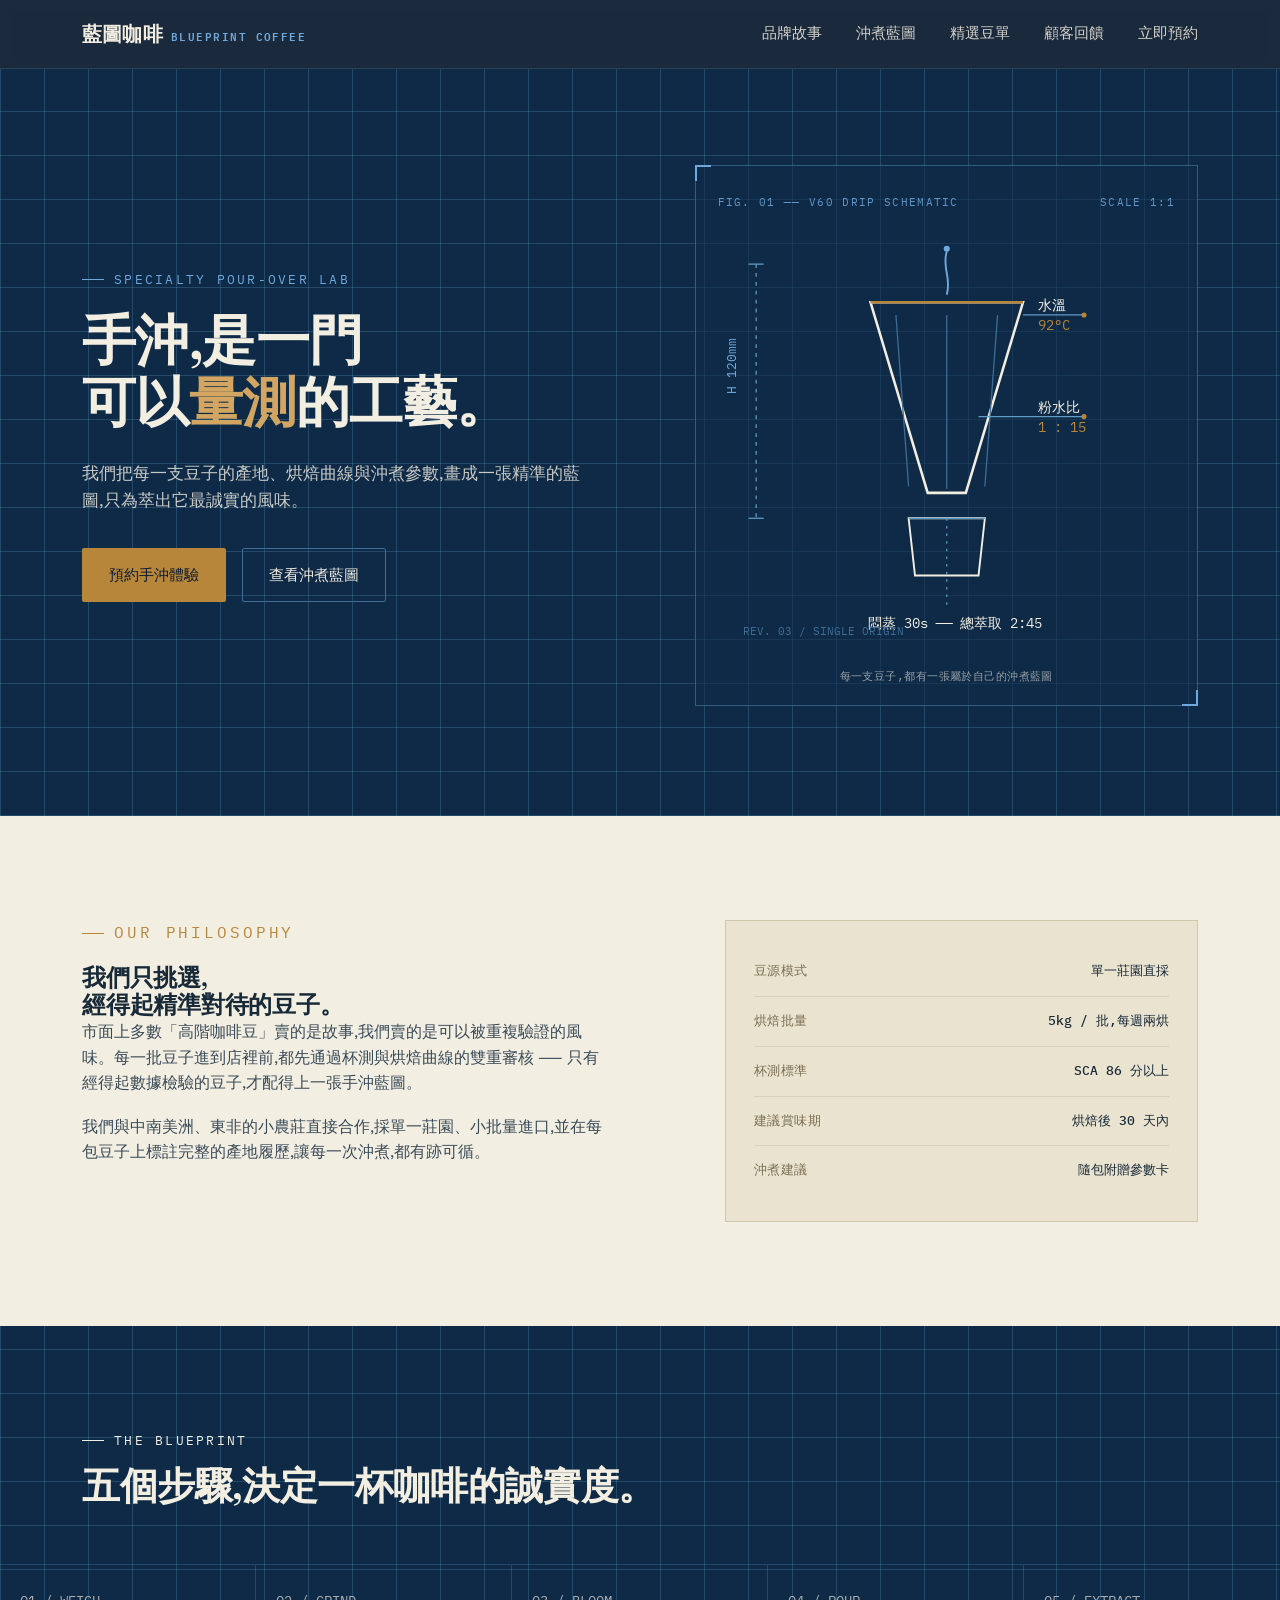
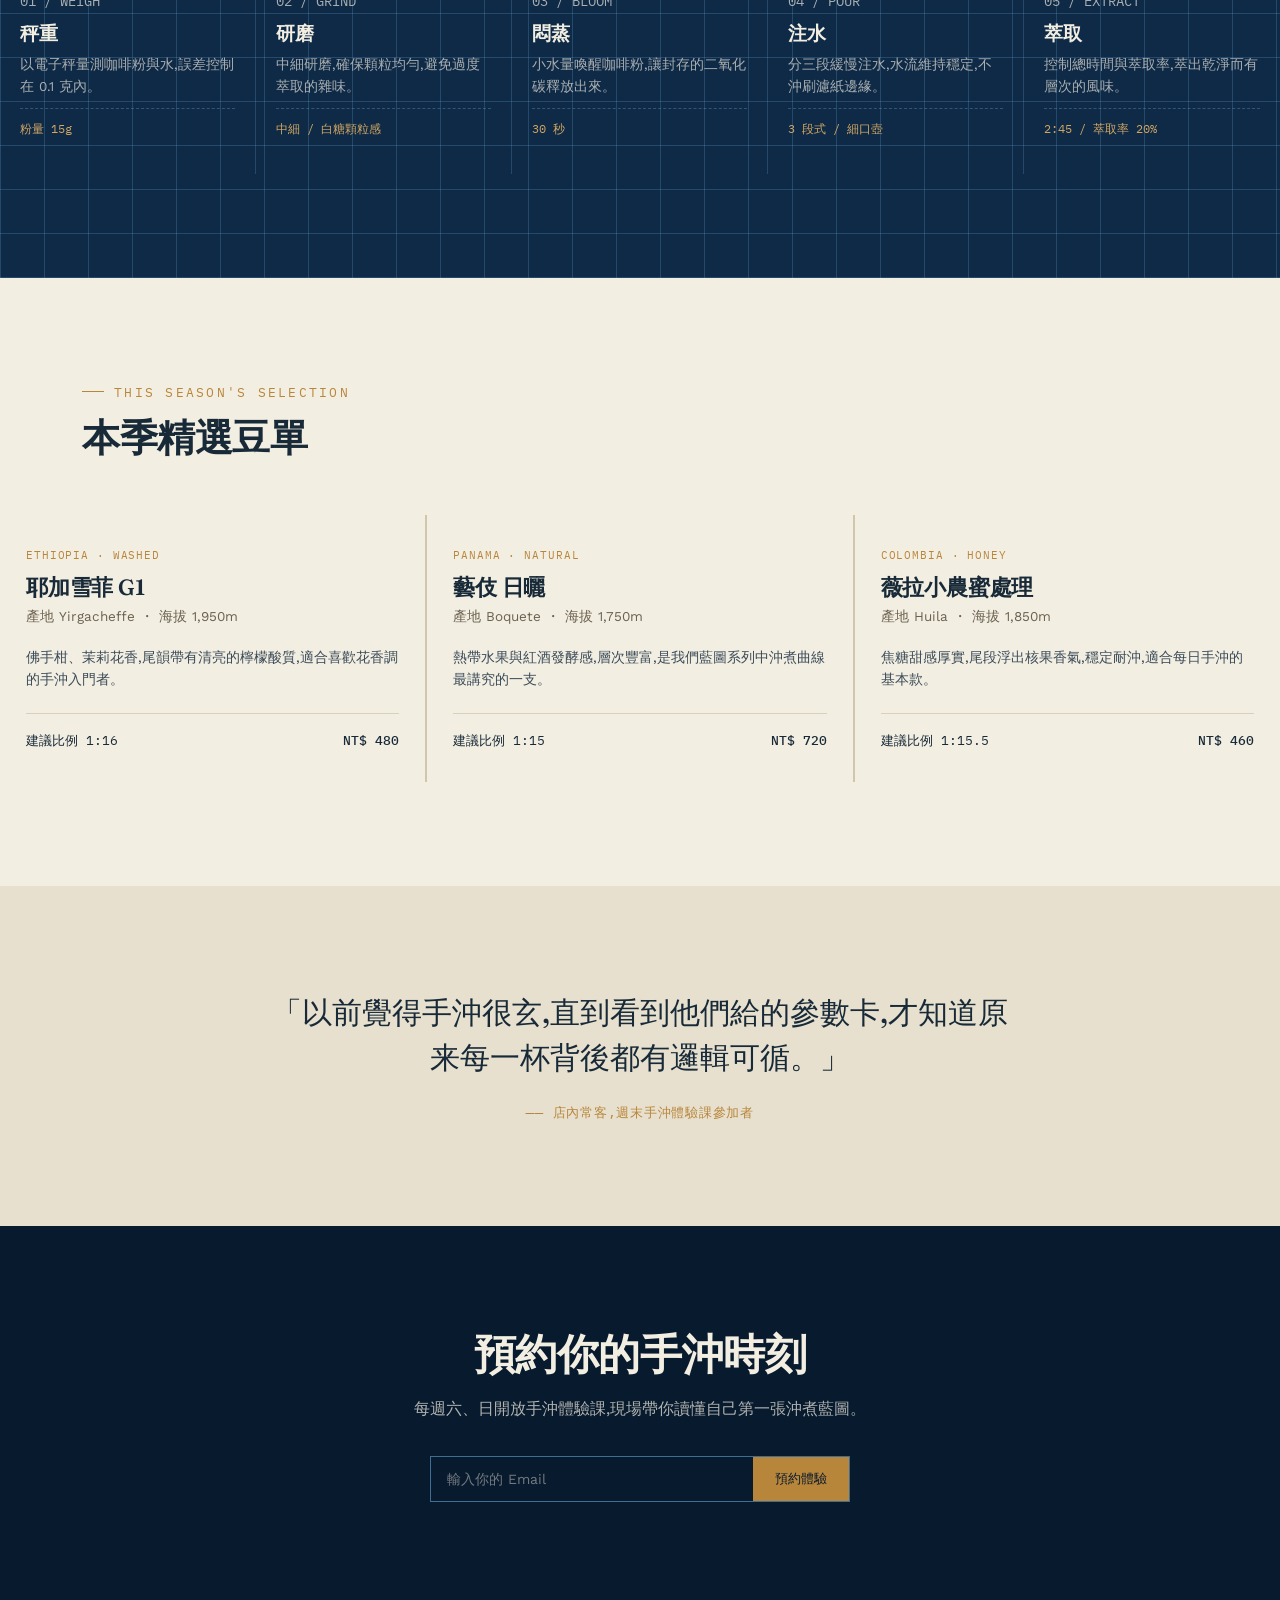
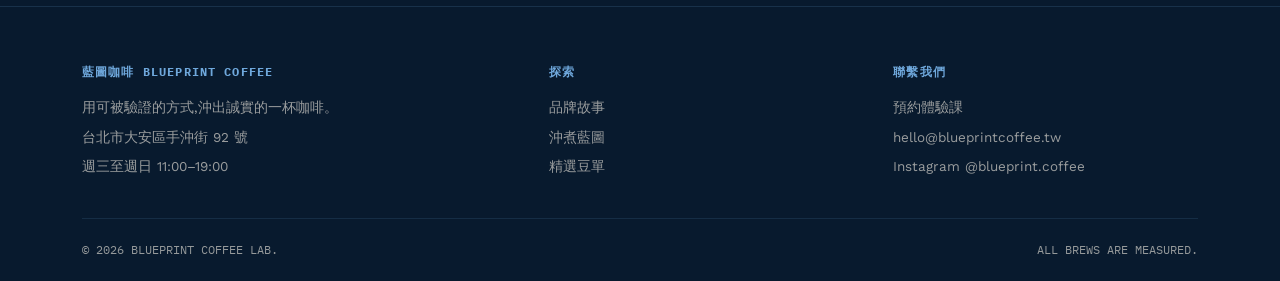
<file: docs/index.html>
<!DOCTYPE html>
<html lang="zh-Hant">
<head>
<meta charset="UTF-8">
<meta name="viewport" content="width=device-width, initial-scale=1.0">
<title>藍圖咖啡 Blueprint Coffee ── 精準手沖,誠實風味</title>
<link rel="preconnect" href="https://fonts.googleapis.com">
<link rel="preconnect" href="https://fonts.gstatic.com" crossorigin>
<link href="https://fonts.googleapis.com/css2?family=Fraunces:opsz,wght@9..144,400;9..144,500;9..144,600;9..144,700&family=Work+Sans:wght@300;400;500;600&family=IBM+Plex+Mono:wght@400;500&display=swap" rel="stylesheet">
<style>
  :root{
    --ink-black:#081A2E;
    --blueprint:#0E2A47;
    --blueprint-line:#3E6E96;
    --blueprint-line-soft:rgba(94,155,197,0.28);
    --paper:#F3EEE2;
    --paper-dim:#E7E0CE;
    --brass:#B8863B;
    --brass-light:#D2A662;
    --sky:#6FA8DC;
    --ink-on-paper:#182A38;
    --max-w:1180px;
  }

  *{margin:0;padding:0;box-sizing:border-box;}
  html{scroll-behavior:smooth;}
  body{
    font-family:'Work Sans', sans-serif;
    background:var(--paper);
    color:var(--ink-on-paper);
    line-height:1.6;
    -webkit-font-smoothing:antialiased;
  }
  a{color:inherit;text-decoration:none;}
  img,svg{display:block;max-width:100%;}
  .container{max-width:var(--max-w);margin:0 auto;padding:0 32px;}
  .eyebrow{
    font-family:'IBM Plex Mono', monospace;
    font-size:12.5px;
    letter-spacing:0.18em;
    text-transform:uppercase;
    display:flex;
    align-items:center;
    gap:10px;
  }
  .eyebrow::before{
    content:"";
    width:22px;height:1px;
    background:currentColor;
    display:inline-block;
  }
  h1,h2,h3{
    font-family:'Fraunces', serif;
    font-weight:600;
    line-height:1.15;
    letter-spacing:-0.01em;
  }
  .btn{
    display:inline-flex;
    align-items:center;
    gap:10px;
    padding:14px 26px;
    border-radius:2px;
    font-family:'Work Sans', sans-serif;
    font-size:15px;
    font-weight:500;
    border:1px solid transparent;
    cursor:pointer;
    transition:transform .25s ease, background .25s ease, border-color .25s ease, color .25s ease;
  }
  .btn:focus-visible{outline:2px solid var(--sky);outline-offset:3px;}
  .btn-primary{background:var(--brass);color:var(--ink-black);}
  .btn-primary:hover{background:var(--brass-light);transform:translateY(-1px);}
  .btn-ghost{border-color:var(--blueprint-line);color:var(--paper);}
  .btn-ghost:hover{border-color:var(--sky);color:var(--sky);}
  .btn-ghost.on-paper{border-color:var(--ink-on-paper);color:var(--ink-on-paper);}
  .btn-ghost.on-paper:hover{border-color:var(--brass);color:var(--brass);}

  /* ---------- NAV ---------- */
  header{
    position:sticky;top:0;z-index:50;
    background:rgba(8,26,46,0.92);
    backdrop-filter:blur(6px);
    border-bottom:1px solid rgba(94,155,197,0.2);
  }
  nav{
    max-width:var(--max-w);margin:0 auto;padding:18px 32px;
    display:flex;align-items:center;justify-content:space-between;
    color:var(--paper);
  }
  .logo{
    font-family:'Fraunces', serif;
    font-size:20px;font-weight:600;letter-spacing:0.01em;
    color:var(--paper);display:flex;align-items:baseline;gap:8px;
  }
  .logo span{
    font-family:'IBM Plex Mono', monospace;
    font-size:10.5px;letter-spacing:0.14em;color:var(--sky);
  }
  .nav-links{display:flex;gap:34px;font-size:14.5px;}
  .nav-links a{opacity:0.85;transition:opacity .2s;}
  .nav-links a:hover{opacity:1;color:var(--sky);}
  .nav-toggle{display:none;background:none;border:none;color:var(--paper);font-size:24px;cursor:pointer;}

  @media (max-width:860px){
    .nav-links{
      position:absolute;top:100%;left:0;right:0;
      background:var(--ink-black);
      flex-direction:column;gap:0;
      max-height:0;overflow:hidden;
      transition:max-height .3s ease;
    }
    .nav-links.open{max-height:320px;}
    .nav-links a{padding:16px 32px;border-top:1px solid rgba(94,155,197,0.15);}
    .nav-toggle{display:block;}
  }

  /* ---------- HERO ---------- */
  .hero{
    background:
      repeating-linear-gradient(0deg, var(--blueprint-line-soft) 0, var(--blueprint-line-soft) 1px, transparent 1px, transparent 44px),
      repeating-linear-gradient(90deg, var(--blueprint-line-soft) 0, var(--blueprint-line-soft) 1px, transparent 1px, transparent 44px),
      var(--blueprint);
    color:var(--paper);
    padding:96px 0 110px;
    position:relative;
    overflow:hidden;
  }
  .hero-grid{
    max-width:var(--max-w);margin:0 auto;padding:0 32px;
    display:grid;grid-template-columns:1.05fr 0.95fr;gap:56px;align-items:center;
  }
  .hero h1{font-size:clamp(34px,4.6vw,54px);margin:20px 0 26px;color:var(--paper);}
  .hero h1 em{font-style:normal;color:var(--brass-light);}
  .hero p.lede{font-size:17px;max-width:46ch;color:rgba(243,238,226,0.82);margin-bottom:34px;}
  .hero-cta{display:flex;gap:16px;flex-wrap:wrap;}
  .hero-eyebrow{color:var(--sky);margin-bottom:6px;}

  .blueprint-plate{
    position:relative;
    border:1px solid rgba(94,155,197,0.45);
    background:rgba(15,42,71,0.55);
    padding:28px 22px 20px;
  }
  .blueprint-plate::before,.blueprint-plate::after,
  .plate-corner-tl,.plate-corner-br{
    content:"";position:absolute;width:14px;height:14px;
    border-color:var(--sky);
  }
  .blueprint-plate::before{top:-1px;left:-1px;border-top:2px solid var(--sky);border-left:2px solid var(--sky);}
  .blueprint-plate::after{bottom:-1px;right:-1px;border-bottom:2px solid var(--sky);border-right:2px solid var(--sky);}
  .plate-label{
    font-family:'IBM Plex Mono', monospace;font-size:11px;letter-spacing:0.12em;
    color:var(--sky);display:flex;justify-content:space-between;margin-bottom:14px;opacity:0.85;
  }
  .plate-caption{
    font-family:'IBM Plex Mono', monospace;font-size:11px;color:rgba(243,238,226,0.6);
    text-align:center;margin-top:10px;letter-spacing:0.04em;
  }

  @media (max-width:900px){
    .hero-grid{grid-template-columns:1fr;}
    .hero{padding:64px 0 76px;}
  }

  /* ---------- SECTION SHARED ---------- */
  section{padding:104px 0;}
  .section-head{max-width:640px;margin-bottom:56px;}
  .section-head h2{font-size:clamp(26px,3.2vw,38px);margin-top:14px;}
  .on-dark{background:var(--ink-black);color:var(--paper);}
  .on-dark .eyebrow{color:var(--sky);}
  .on-paper .eyebrow{color:var(--brass);}

  /* ---------- ABOUT / SPEC SHEET ---------- */
  .about-grid{display:grid;grid-template-columns:1.1fr 0.9fr;gap:64px;align-items:start;}
  .about-grid p{font-size:16px;color:#3a4b58;max-width:52ch;margin-bottom:18px;}
  .spec-sheet{border:1px solid #cfc6ac;background:#EAE3D0;padding:26px 28px;}
  .spec-row{
    display:flex;justify-content:space-between;gap:20px;
    padding:14px 0;border-bottom:1px solid #d8d0b8;
    font-family:'IBM Plex Mono', monospace;font-size:13px;
  }
  .spec-row:last-child{border-bottom:none;}
  .spec-row dt{color:#7a6f52;letter-spacing:0.04em;}
  .spec-row dd{font-weight:500;color:var(--ink-on-paper);text-align:right;}

  @media (max-width:860px){ .about-grid{grid-template-columns:1fr;} }

  /* ---------- PROCESS BLUEPRINT ---------- */
  .process{
    background:
      repeating-linear-gradient(0deg, var(--blueprint-line-soft) 0, var(--blueprint-line-soft) 1px, transparent 1px, transparent 44px),
      repeating-linear-gradient(90deg, var(--blueprint-line-soft) 0, var(--blueprint-line-soft) 1px, transparent 1px, transparent 44px),
      var(--blueprint);
    color:var(--paper);
  }
  .steps{
    display:grid;grid-template-columns:repeat(5,1fr);gap:0;
    border-top:1px solid var(--blueprint-line-soft);
  }
  .step{
    padding:26px 20px;border-right:1px solid var(--blueprint-line-soft);position:relative;
  }
  .step:last-child{border-right:none;}
  .step-index{font-family:'IBM Plex Mono', monospace;font-size:12px;color:var(--sky);margin-bottom:14px;}
  .step h3{font-size:19px;color:var(--paper);margin-bottom:10px;font-weight:600;}
  .step p{font-size:13.5px;color:rgba(243,238,226,0.68);margin-bottom:10px;}
  .step .metric{
    font-family:'IBM Plex Mono', monospace;font-size:12px;color:var(--brass-light);
    border-top:1px dashed rgba(94,155,197,0.4);padding-top:10px;
  }
  @media (max-width:960px){
    .steps{grid-template-columns:1fr 1fr;}
    .step{border-right:1px solid var(--blueprint-line-soft);border-bottom:1px solid var(--blueprint-line-soft);}
    .step:nth-child(2n){border-right:none;}
  }
  @media (max-width:560px){
    .steps{grid-template-columns:1fr;}
    .step{border-right:none;}
  }

  /* ---------- BEANS ---------- */
  .bean-grid{display:grid;grid-template-columns:repeat(3,1fr);gap:2px;background:#cfc6ac;}
  .bean-card{
    background:var(--paper);padding:32px 26px;position:relative;
    display:flex;flex-direction:column;height:100%;
  }
  .bean-tag{
    font-family:'IBM Plex Mono', monospace;font-size:11px;color:var(--brass);
    letter-spacing:0.08em;margin-bottom:10px;
  }
  .bean-card h3{font-size:22px;margin-bottom:6px;}
  .bean-origin{font-size:13.5px;color:#6b6250;margin-bottom:18px;}
  .bean-notes{font-size:14px;color:#3a4b58;margin-bottom:22px;flex-grow:1;}
  .bean-meta{
    display:flex;justify-content:space-between;align-items:center;
    border-top:1px solid #d8d0b8;padding-top:16px;
    font-family:'IBM Plex Mono', monospace;font-size:12.5px;
  }
  .bean-price{color:var(--ink-on-paper);font-weight:500;}
  @media (max-width:900px){ .bean-grid{grid-template-columns:1fr 1fr;} }
  @media (max-width:600px){ .bean-grid{grid-template-columns:1fr;} }

  /* ---------- QUOTE ---------- */
  .quote-section{background:var(--paper-dim);}
  .quote-wrap{max-width:760px;margin:0 auto;text-align:center;}
  blockquote{
    font-family:'Fraunces', serif;font-size:clamp(22px,2.6vw,30px);
    font-weight:500;line-height:1.5;color:var(--ink-on-paper);margin-bottom:22px;
  }
  .quote-attr{font-family:'IBM Plex Mono', monospace;font-size:12.5px;color:var(--brass);letter-spacing:0.06em;}

  /* ---------- CTA / FOOTER ---------- */
  .cta-section{background:var(--ink-black);color:var(--paper);text-align:center;}
  .cta-section h2{font-size:clamp(28px,3.6vw,42px);margin-bottom:18px;}
  .cta-section p{color:rgba(243,238,226,0.72);max-width:48ch;margin:0 auto 34px;}
  .cta-form{
    display:flex;max-width:420px;margin:0 auto;gap:0;border:1px solid var(--blueprint-line);
  }
  .cta-form input{
    flex:1;background:transparent;border:none;padding:14px 16px;
    color:var(--paper);font-family:'Work Sans', sans-serif;font-size:14px;
  }
  .cta-form input::placeholder{color:rgba(243,238,226,0.45);}
  .cta-form input:focus{outline:none;}
  .cta-form button{
    background:var(--brass);color:var(--ink-black);border:none;
    padding:0 22px;font-weight:500;cursor:pointer;font-family:'Work Sans', sans-serif;
    transition:background .2s;
  }
  .cta-form button:hover{background:var(--brass-light);}

  footer{background:var(--ink-black);border-top:1px solid rgba(94,155,197,0.18);color:rgba(243,238,226,0.6);}
  .footer-grid{
    display:grid;grid-template-columns:1.4fr 1fr 1fr;gap:40px;padding:56px 0 32px;
    font-size:13.5px;
  }
  .footer-grid h4{
    font-family:'IBM Plex Mono', monospace;font-size:11.5px;letter-spacing:0.1em;
    color:var(--sky);margin-bottom:16px;text-transform:uppercase;
  }
  .footer-grid p, .footer-grid a{display:block;margin-bottom:8px;color:rgba(243,238,226,0.62);}
  .footer-grid a:hover{color:var(--paper);}
  .footer-bottom{
    border-top:1px solid rgba(94,155,197,0.15);padding:22px 0;
    font-family:'IBM Plex Mono', monospace;font-size:11.5px;
    display:flex;justify-content:space-between;flex-wrap:wrap;gap:10px;
  }
  @media (max-width:700px){ .footer-grid{grid-template-columns:1fr;} }

  /* ---------- REVEAL ---------- */
  .reveal{opacity:0;transform:translateY(18px);transition:opacity .7s ease, transform .7s ease;}
  .reveal.in{opacity:1;transform:translateY(0);}
  @media (prefers-reduced-motion: reduce){
    .reveal{opacity:1;transform:none;transition:none;}
    html{scroll-behavior:auto;}
  }
</style>
</head>
<body>

<header>
  <nav>
    <a href="#top" class="logo">藍圖咖啡<span>BLUEPRINT COFFEE</span></a>
    <button class="nav-toggle" id="navToggle" aria-label="開啟選單" aria-expanded="false">☰</button>
    <div class="nav-links" id="navLinks">
      <a href="#about">品牌故事</a>
      <a href="#process">沖煮藍圖</a>
      <a href="#beans">精選豆單</a>
      <a href="#quote">顧客回饋</a>
      <a href="#cta">立即預約</a>
    </div>
  </nav>
</header>

<section class="hero" id="top">
  <div class="hero-grid">
    <div>
      <p class="eyebrow hero-eyebrow">SPECIALTY POUR-OVER LAB</p>
      <h1>手沖,是一門<br>可以<em>量測</em>的工藝。</h1>
      <p class="lede">我們把每一支豆子的產地、烘焙曲線與沖煮參數,畫成一張精準的藍圖,只為萃出它最誠實的風味。</p>
      <div class="hero-cta">
        <a href="#cta" class="btn btn-primary">預約手沖體驗</a>
        <a href="#process" class="btn btn-ghost">查看沖煮藍圖</a>
      </div>
    </div>

    <div class="blueprint-plate reveal">
      <div class="plate-label"><span>FIG. 01 ── V60 DRIP SCHEMATIC</span><span>SCALE 1:1</span></div>
      <svg viewBox="0 0 360 340" xmlns="http://www.w3.org/2000/svg" role="img" aria-label="V60 手沖濾杯示意圖,標註水溫、粉水比、悶蒸與總萃取時間">
        <!-- dimension lines -->
        <line x1="30" y1="30" x2="30" y2="230" stroke="#5E9BC5" stroke-width="1" stroke-dasharray="3 4"/>
        <line x1="24" y1="30" x2="36" y2="30" stroke="#5E9BC5" stroke-width="1"/>
        <line x1="24" y1="230" x2="36" y2="230" stroke="#5E9BC5" stroke-width="1"/>
        <text x="14" y="132" fill="#6FA8DC" font-size="10" font-family="IBM Plex Mono, monospace" transform="rotate(-90 14 132)">H 120mm</text>

        <!-- dripper cone -->
        <path d="M120 60 L240 60 L195 210 L165 210 Z" fill="none" stroke="#F3EEE2" stroke-width="2"/>
        <path d="M120 60 L240 60" stroke="#B8863B" stroke-width="2"/>
        <!-- ribs -->
        <line x1="140" y1="70" x2="150" y2="205" stroke="#3E6E96" stroke-width="1"/>
        <line x1="180" y1="70" x2="180" y2="207" stroke="#3E6E96" stroke-width="1"/>
        <line x1="220" y1="70" x2="210" y2="205" stroke="#3E6E96" stroke-width="1"/>

        <!-- server -->
        <path d="M150 230 L210 230 L205 275 L155 275 Z" fill="none" stroke="#F3EEE2" stroke-width="1.5"/>
        <line x1="150" y1="230" x2="210" y2="230" stroke="#5E9BC5" stroke-width="1"/>

        <!-- pour line + droplets -->
        <path d="M180 20 C176 34, 184 40, 180 54" stroke="#6FA8DC" stroke-width="1.5" fill="none"/>
        <circle cx="180" cy="18" r="2.4" fill="#6FA8DC"/>

        <!-- annotation callouts -->
        <line x1="240" y1="70" x2="288" y2="70" stroke="#5E9BC5" stroke-width="1"/>
        <circle cx="288" cy="70" r="2" fill="#B8863B"/>
        <text x="252" y="66" fill="#F3EEE2" font-size="11" font-family="IBM Plex Mono, monospace">水溫</text>
        <text x="252" y="82" fill="#B8863B" font-size="11" font-family="IBM Plex Mono, monospace">92°C</text>

        <line x1="205" y1="150" x2="288" y2="150" stroke="#5E9BC5" stroke-width="1"/>
        <circle cx="288" cy="150" r="2" fill="#B8863B"/>
        <text x="252" y="146" fill="#F3EEE2" font-size="11" font-family="IBM Plex Mono, monospace">粉水比</text>
        <text x="252" y="162" fill="#B8863B" font-size="11" font-family="IBM Plex Mono, monospace">1 : 15</text>

        <line x1="180" y1="230" x2="180" y2="300" stroke="#5E9BC5" stroke-width="1" stroke-dasharray="2 4"/>
        <text x="118" y="316" fill="#F3EEE2" font-size="11" font-family="IBM Plex Mono, monospace">悶蒸 30s ── 總萃取 2:45</text>

        <!-- corner tick -->
        <text x="20" y="322" fill="#3E6E96" font-size="9" font-family="IBM Plex Mono, monospace">REV. 03 / SINGLE ORIGIN</text>
      </svg>
      <p class="plate-caption">每一支豆子,都有一張屬於自己的沖煮藍圖</p>
    </div>
  </div>
</section>

<section class="on-paper" id="about">
  <div class="container">
    <div class="about-grid">
      <div class="reveal">
        <p class="eyebrow">OUR PHILOSOPHY</p>
        <h2>我們只挑選,<br>經得起精準對待的豆子。</h2>
        <p>市面上多數「高階咖啡豆」賣的是故事,我們賣的是可以被重複驗證的風味。每一批豆子進到店裡前,都先通過杯測與烘焙曲線的雙重審核 ── 只有經得起數據檢驗的豆子,才配得上一張手沖藍圖。</p>
        <p>我們與中南美洲、東非的小農莊直接合作,採單一莊園、小批量進口,並在每包豆子上標註完整的產地履歷,讓每一次沖煮,都有跡可循。</p>
      </div>
      <dl class="spec-sheet reveal">
        <div class="spec-row"><dt>豆源模式</dt><dd>單一莊園直採</dd></div>
        <div class="spec-row"><dt>烘焙批量</dt><dd>5kg / 批,每週兩烘</dd></div>
        <div class="spec-row"><dt>杯測標準</dt><dd>SCA 86 分以上</dd></div>
        <div class="spec-row"><dt>建議賞味期</dt><dd>烘焙後 30 天內</dd></div>
        <div class="spec-row"><dt>沖煮建議</dt><dd>隨包附贈參數卡</dd></div>
      </dl>
    </div>
  </div>
</section>

<section class="process" id="process">
  <div class="container">
    <div class="section-head reveal">
      <p class="eyebrow">THE BLUEPRINT</p>
      <h2>五個步驟,決定一杯咖啡的誠實度。</h2>
    </div>
  </div>
  <div class="steps reveal">
    <div class="step">
      <p class="step-index">01 / WEIGH</p>
      <h3>秤重</h3>
      <p>以電子秤量測咖啡粉與水,誤差控制在 0.1 克內。</p>
      <p class="metric">粉量 15g</p>
    </div>
    <div class="step">
      <p class="step-index">02 / GRIND</p>
      <h3>研磨</h3>
      <p>中細研磨,確保顆粒均勻,避免過度萃取的雜味。</p>
      <p class="metric">中細 / 白糖顆粒感</p>
    </div>
    <div class="step">
      <p class="step-index">03 / BLOOM</p>
      <h3>悶蒸</h3>
      <p>小水量喚醒咖啡粉,讓封存的二氧化碳釋放出來。</p>
      <p class="metric">30 秒</p>
    </div>
    <div class="step">
      <p class="step-index">04 / POUR</p>
      <h3>注水</h3>
      <p>分三段緩慢注水,水流維持穩定,不沖刷濾紙邊緣。</p>
      <p class="metric">3 段式 / 細口壺</p>
    </div>
    <div class="step">
      <p class="step-index">05 / EXTRACT</p>
      <h3>萃取</h3>
      <p>控制總時間與萃取率,萃出乾淨而有層次的風味。</p>
      <p class="metric">2:45 / 萃取率 20%</p>
    </div>
  </div>
</section>

<section class="on-paper" id="beans">
  <div class="container">
    <div class="section-head reveal">
      <p class="eyebrow">THIS SEASON'S SELECTION</p>
      <h2>本季精選豆單</h2>
    </div>
  </div>
  <div class="bean-grid reveal">
    <div class="bean-card">
      <p class="bean-tag">ETHIOPIA · WASHED</p>
      <h3>耶加雪菲 G1</h3>
      <p class="bean-origin">產地 Yirgacheffe ・ 海拔 1,950m</p>
      <p class="bean-notes">佛手柑、茉莉花香,尾韻帶有清亮的檸檬酸質,適合喜歡花香調的手沖入門者。</p>
      <div class="bean-meta"><span>建議比例 1:16</span><span class="bean-price">NT$ 480</span></div>
    </div>
    <div class="bean-card">
      <p class="bean-tag">PANAMA · NATURAL</p>
      <h3>藝伎 日曬</h3>
      <p class="bean-origin">產地 Boquete ・ 海拔 1,750m</p>
      <p class="bean-notes">熱帶水果與紅酒發酵感,層次豐富,是我們藍圖系列中沖煮曲線最講究的一支。</p>
      <div class="bean-meta"><span>建議比例 1:15</span><span class="bean-price">NT$ 720</span></div>
    </div>
    <div class="bean-card">
      <p class="bean-tag">COLOMBIA · HONEY</p>
      <h3>薇拉小農蜜處理</h3>
      <p class="bean-origin">產地 Huila ・ 海拔 1,850m</p>
      <p class="bean-notes">焦糖甜感厚實,尾段浮出核果香氣,穩定耐沖,適合每日手沖的基本款。</p>
      <div class="bean-meta"><span>建議比例 1:15.5</span><span class="bean-price">NT$ 460</span></div>
    </div>
  </div>
</section>

<section class="quote-section" id="quote">
  <div class="container">
    <div class="quote-wrap reveal">
      <blockquote>「以前覺得手沖很玄,直到看到他們給的參數卡,才知道原来每一杯背後都有邏輯可循。」</blockquote>
      <p class="quote-attr">── 店內常客,週末手沖體驗課參加者</p>
    </div>
  </div>
</section>

<section class="cta-section" id="cta">
  <div class="container">
    <h2 class="reveal">預約你的手沖時刻</h2>
    <p class="reveal">每週六、日開放手沖體驗課,現場帶你讀懂自己第一張沖煮藍圖。</p>
    <form class="cta-form reveal" onsubmit="event.preventDefault(); this.querySelector('button').textContent='已收到,我們會盡快聯繫';">
      <input type="email" placeholder="輸入你的 Email" required aria-label="Email">
      <button type="submit">預約體驗</button>
    </form>
  </div>
</section>

<footer>
  <div class="container">
    <div class="footer-grid">
      <div>
        <h4>藍圖咖啡 BLUEPRINT COFFEE</h4>
        <p>用可被驗證的方式,沖出誠實的一杯咖啡。</p>
        <p>台北市大安區手沖街 92 號</p>
        <p>週三至週日 11:00–19:00</p>
      </div>
      <div>
        <h4>探索</h4>
        <a href="#about">品牌故事</a>
        <a href="#process">沖煮藍圖</a>
        <a href="#beans">精選豆單</a>
      </div>
      <div>
        <h4>聯繫我們</h4>
        <a href="#cta">預約體驗課</a>
        <a href="mailto:hello@blueprintcoffee.tw">hello@blueprintcoffee.tw</a>
        <a href="#top">Instagram @blueprint.coffee</a>
      </div>
    </div>
    <div class="footer-bottom">
      <span>© 2026 BLUEPRINT COFFEE LAB.</span>
      <span>ALL BREWS ARE MEASURED.</span>
    </div>
  </div>
</footer>

<script>
  // mobile nav toggle
  const navToggle = document.getElementById('navToggle');
  const navLinks = document.getElementById('navLinks');
  navToggle.addEventListener('click', () => {
    const isOpen = navLinks.classList.toggle('open');
    navToggle.setAttribute('aria-expanded', isOpen);
  });
  navLinks.querySelectorAll('a').forEach(a => a.addEventListener('click', () => {
    navLinks.classList.remove('open');
    navToggle.setAttribute('aria-expanded', 'false');
  }));

  // scroll reveal
  const prefersReduced = window.matchMedia('(prefers-reduced-motion: reduce)').matches;
  if (!prefersReduced && 'IntersectionObserver' in window) {
    const io = new IntersectionObserver((entries) => {
      entries.forEach(entry => {
        if (entry.isIntersecting) {
          entry.target.classList.add('in');
          io.unobserve(entry.target);
        }
      });
    }, { threshold: 0.15 });
    document.querySelectorAll('.reveal').forEach(el => io.observe(el));
  } else {
    document.querySelectorAll('.reveal').forEach(el => el.classList.add('in'));
  }
</script>

</body>
</html>
</file>
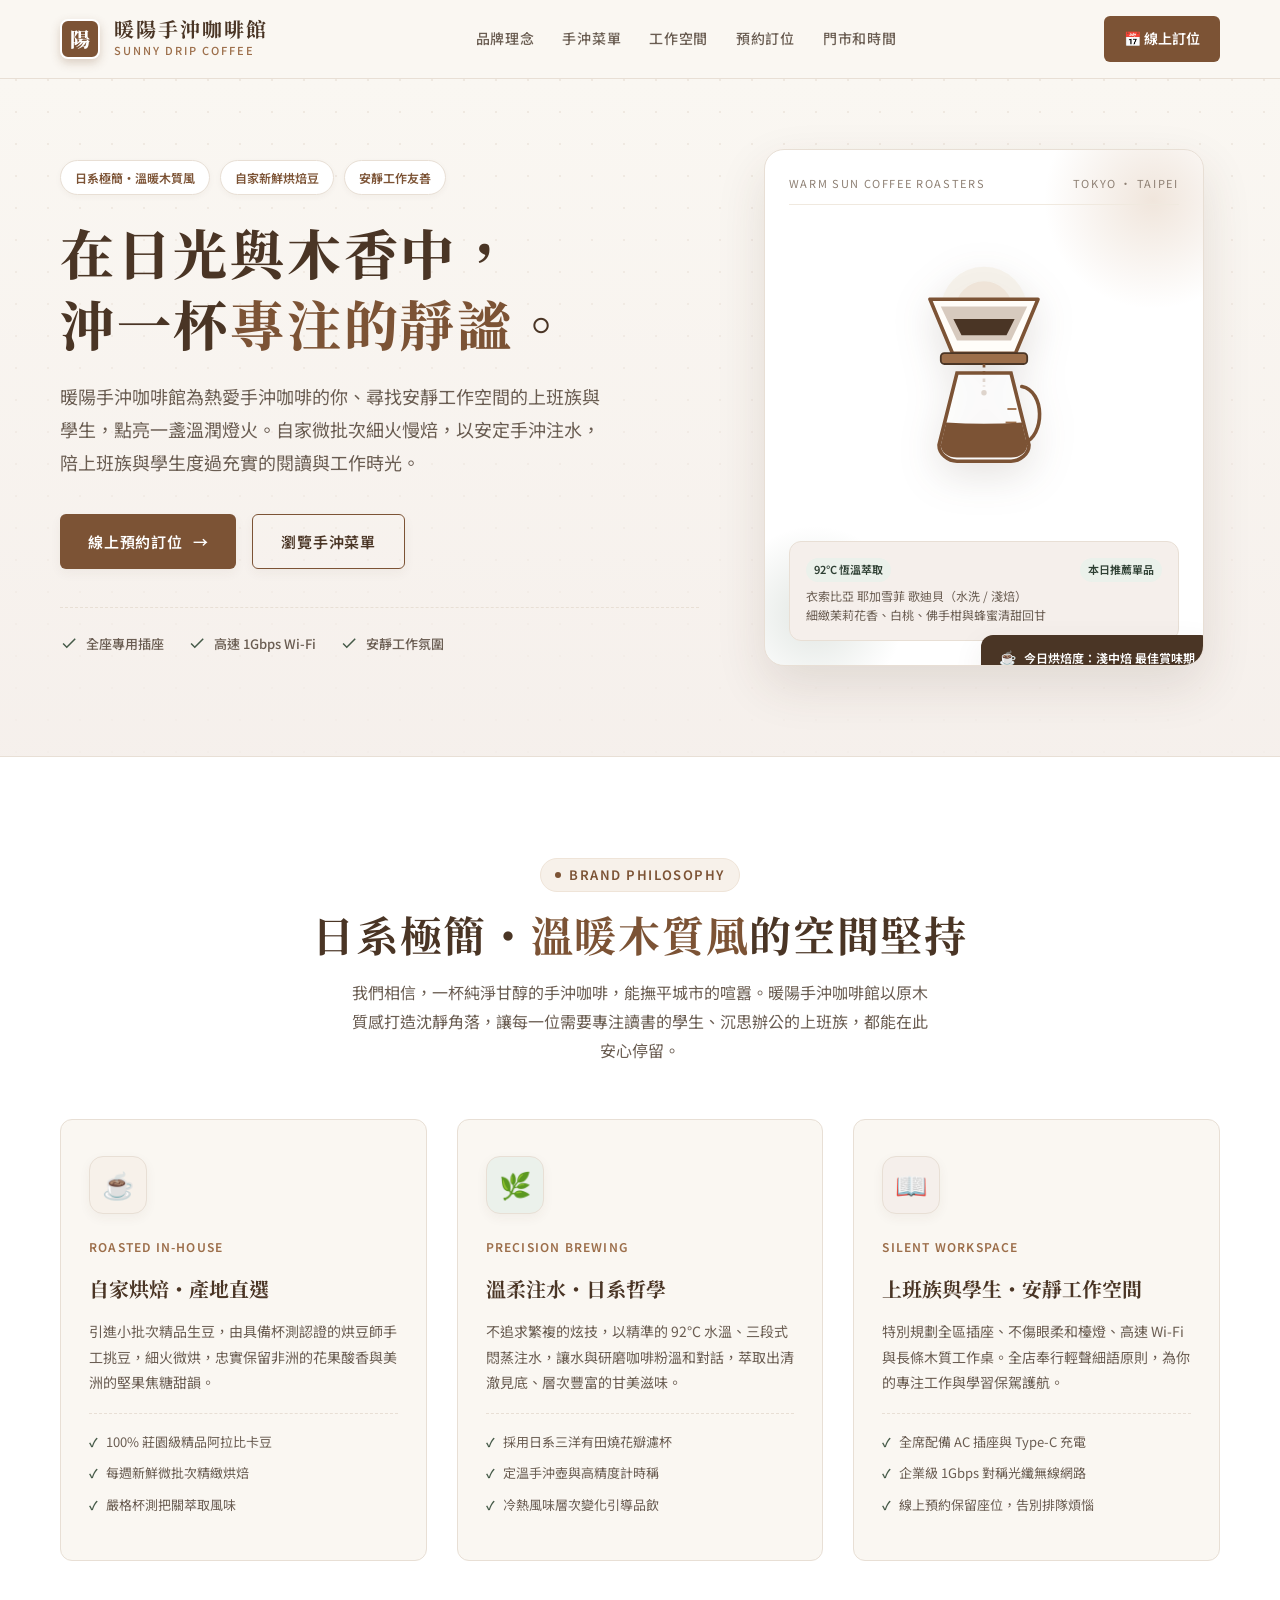
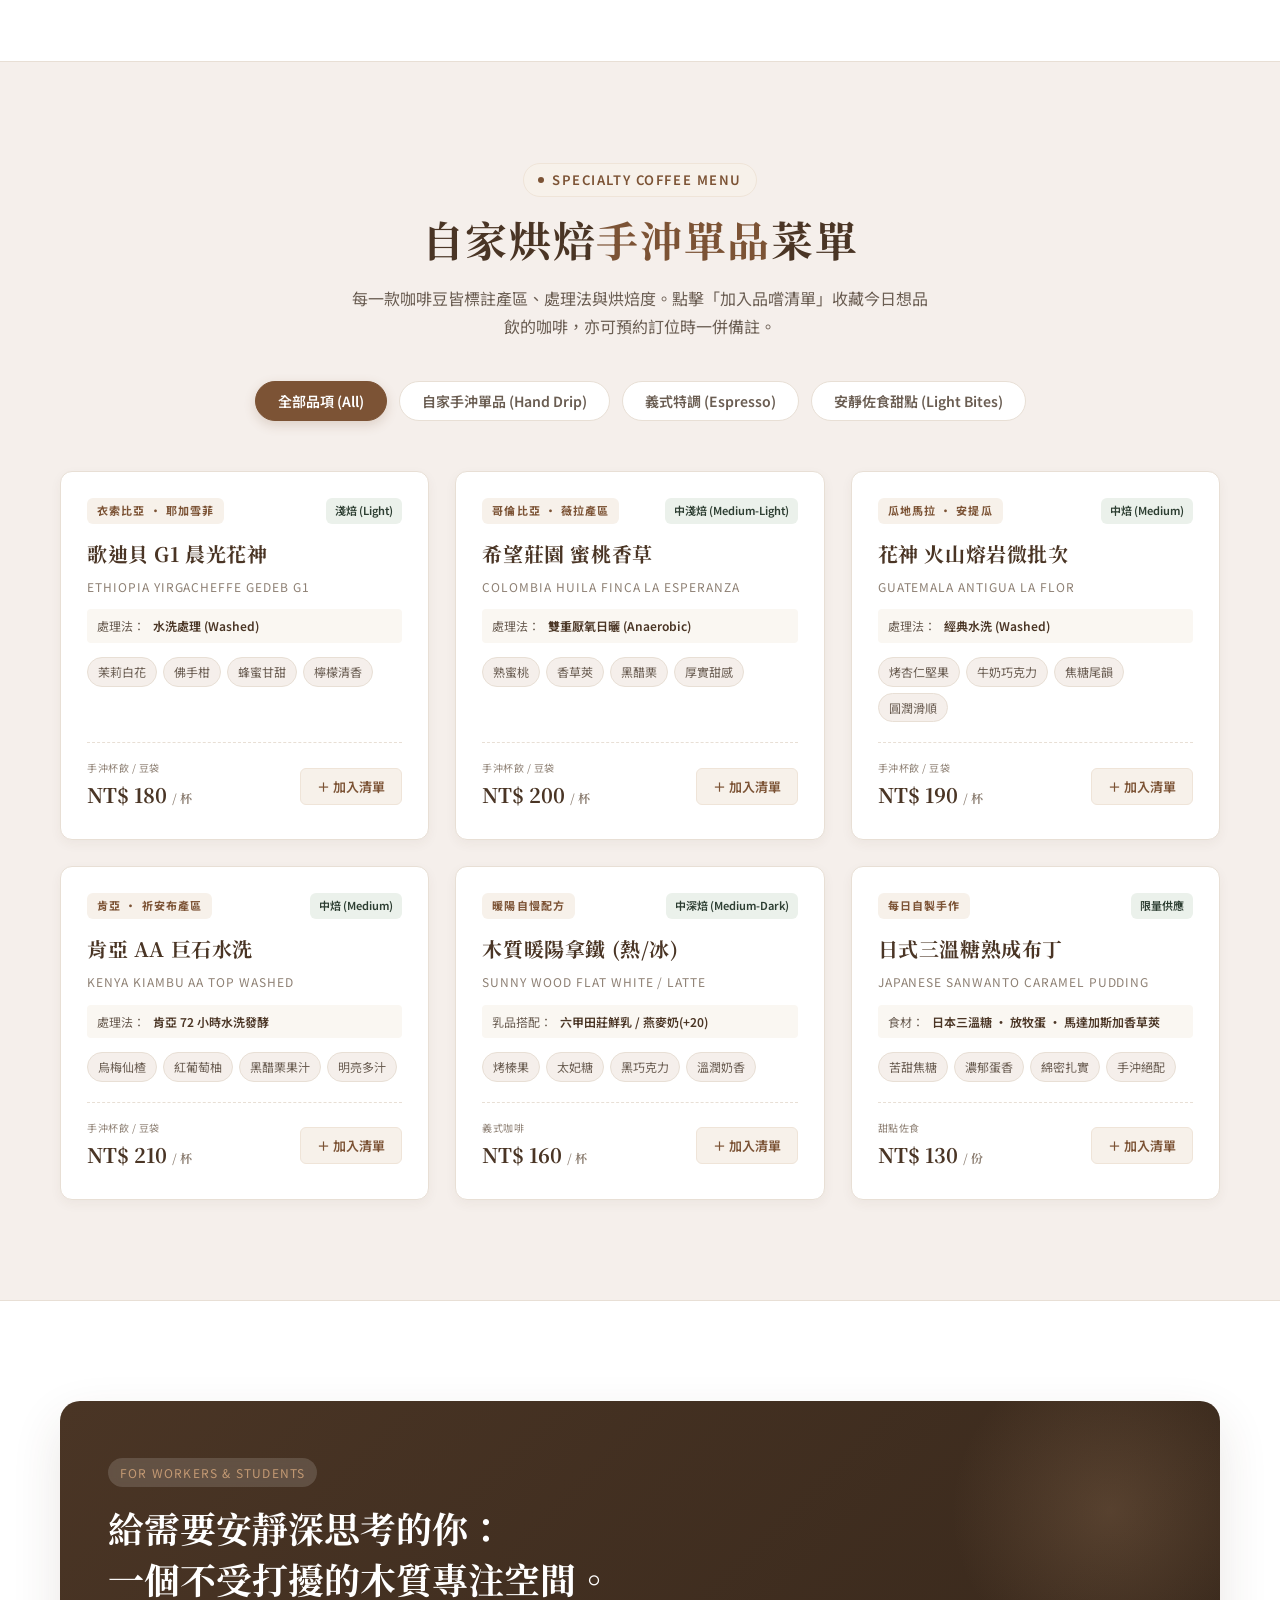
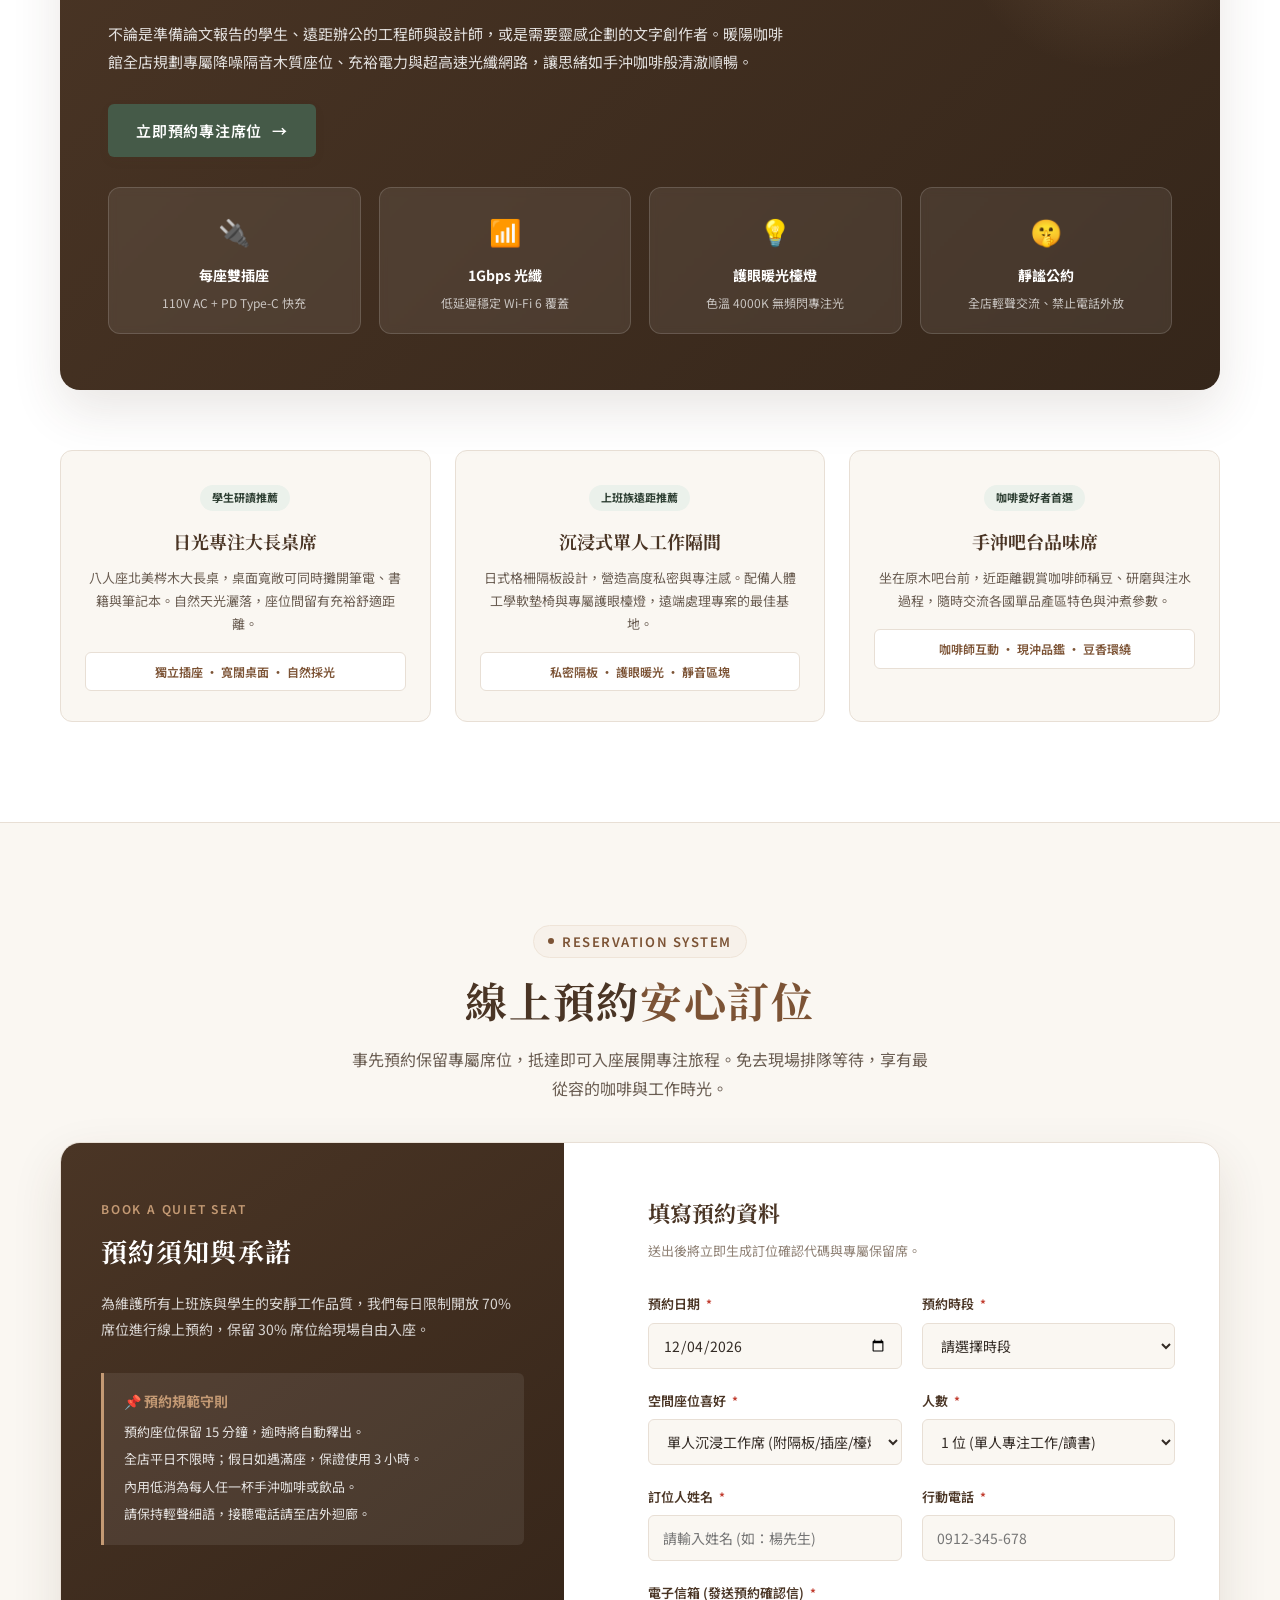
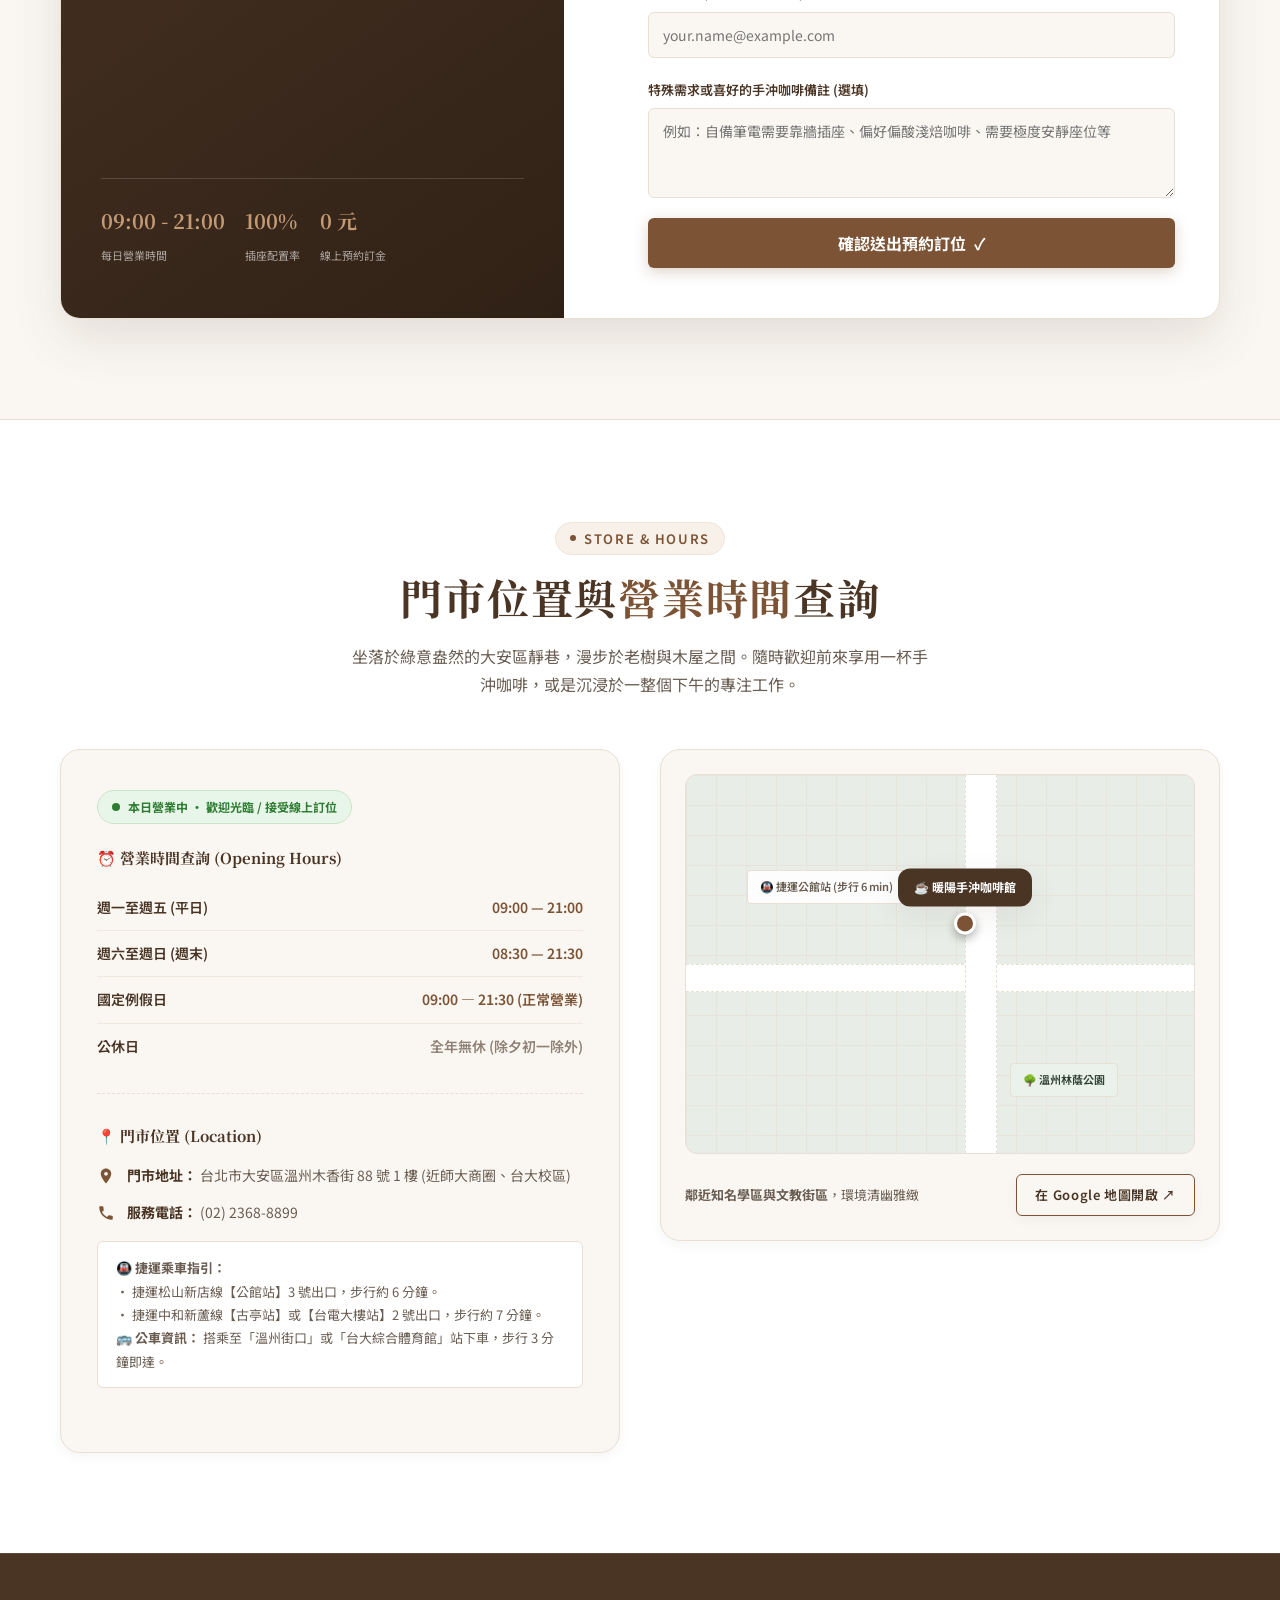
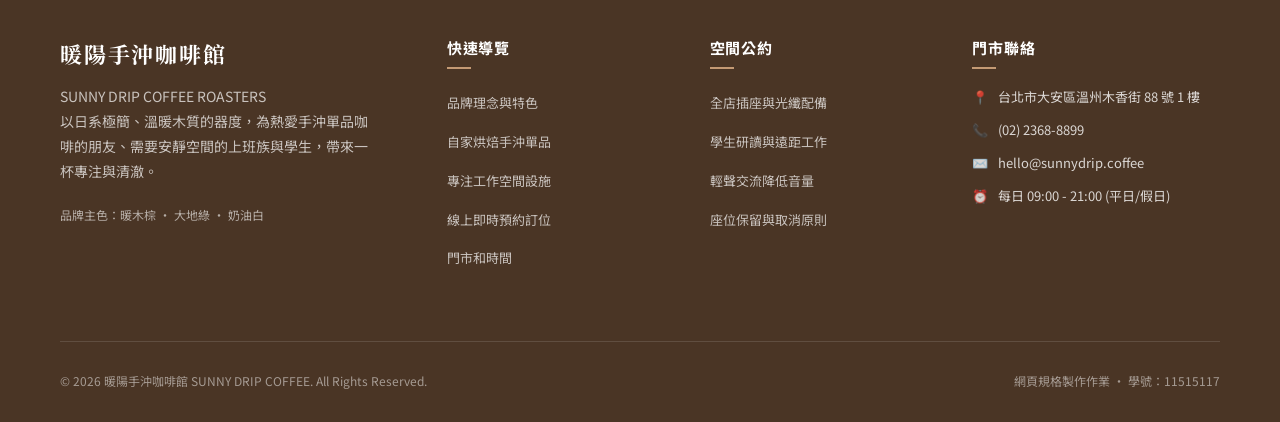
<file: onepage/index.html>
<!DOCTYPE html>
<html lang="zh-Hant">
<head>
  <meta charset="UTF-8">
  <meta name="viewport" content="width=device-width, initial-scale=1.0">
  <meta name="description" content="暖陽手沖咖啡館｜自家烘焙手沖單品咖啡、日系極簡溫暖木質空間，專為喜愛手沖咖啡與尋找安靜工作空間的上班族與學生打造。提供線上預約訂位、咖啡菜單與門市營業時間查詢。">
  <title>暖陽手沖咖啡館 SUNNY DRIP COFFEE｜日系極簡・手沖自焙・安靜工作空間</title>
  <link rel="preconnect" href="https://fonts.googleapis.com">
  <link rel="preconnect" href="https://fonts.gstatic.com" crossorigin>
  <link href="https://fonts.googleapis.com/css2?family=Noto+Sans+TC:wght@300;400;500;600;700&family=Noto+Serif+TC:wght@400;500;600;700;900&family=Zen+Maru+Gothic:wght@400;500;700&display=swap" rel="stylesheet">
  <style>
    /* ----------------------------------------------------
       品牌色彩與變數系統 (Brand Identity System)
       暖木棕 (Warm Wood Brown)、大地綠 (Earth Green)、奶油白 (Cream White)
       ---------------------------------------------------- */
    :root {
      /* 奶油白主色調 (Cream White Palette) */
      --cream-bg: #FAF7F2;
      --cream-surface: #F5EFEB;
      --cream-card: #FFFFFF;
      --cream-border: #E8DFD5;
      --cream-border-subtle: #F0E9DF;

      /* 暖木棕色調 (Warm Wood Brown Palette) */
      --wood-deep: #4A3525;
      --wood-primary: #7C5335;
      --wood-medium: #9C6E4A;
      --wood-light: #C49A74;
      --wood-soft: #EFE4D8;
      --wood-tint: #F7F1EA;

      /* 大地綠色調 (Earth Green Palette) */
      --green-deep: #2D3E32;
      --green-primary: #455A48;
      --green-medium: #5B7560;
      --green-light: #8FA693;
      --green-soft: #EBF1EB;
      --green-tint: #F4F7F4;

      /* 文字與中性色 */
      --text-main: #332B25;
      --text-secondary: #6A5D52;
      --text-muted: #8E8074;
      --text-white: #FFFFFF;

      /* 陰影與圓角 */
      --shadow-sm: 0 4px 12px rgba(74, 53, 37, 0.05);
      --shadow-md: 0 10px 30px rgba(74, 53, 37, 0.08);
      --shadow-lg: 0 20px 50px rgba(74, 53, 37, 0.12);
      --radius-sm: 6px;
      --radius-md: 12px;
      --radius-lg: 20px;
      --radius-full: 9999px;

      /* 轉場動畫 */
      --transition: all 0.28s cubic-bezier(0.4, 0, 0.2, 1);
    }

    /* 基礎重設 */
    *, *::before, *::after {
      box-sizing: border-box;
      margin: 0;
      padding: 0;
    }

    html {
      scroll-behavior: smooth;
      font-size: 16px;
    }

    body {
      background-color: var(--cream-bg);
      color: var(--text-main);
      font-family: "Noto Sans TC", sans-serif;
      font-weight: 400;
      line-height: 1.8;
      -webkit-font-smoothing: antialiased;
      overflow-x: hidden;
      background-image: radial-gradient(var(--cream-border) 0.75px, transparent 0.75px);
      background-size: 32px 32px;
      background-position: 0 0;
    }

    img {
      max-width: 100%;
      height: auto;
      display: block;
    }

    a {
      color: inherit;
      text-decoration: none;
      transition: var(--transition);
    }

    button, input, select, textarea {
      font-family: inherit;
      font-size: inherit;
      color: inherit;
    }

    button {
      cursor: pointer;
      border: none;
      background: none;
    }

    ul, ol {
      list-style: none;
    }

    .container {
      width: min(1160px, calc(100% - 48px));
      margin: 0 auto;
    }

    .serif {
      font-family: "Noto Serif TC", serif;
    }

    .maru {
      font-family: "Zen Maru Gothic", sans-serif;
    }

    /* ----------------------------------------------------
       共用組件 (Shared Components)
       ---------------------------------------------------- */
    .section-tag {
      display: inline-flex;
      align-items: center;
      gap: 8px;
      padding: 4px 14px;
      background: var(--wood-tint);
      border: 1px solid var(--wood-soft);
      border-radius: var(--radius-full);
      color: var(--wood-primary);
      font-size: 13px;
      font-weight: 600;
      letter-spacing: 0.12em;
      margin-bottom: 14px;
      text-transform: uppercase;
    }

    .section-tag::before {
      content: "";
      width: 6px;
      height: 6px;
      border-radius: 50%;
      background: var(--wood-primary);
    }

    .section-title {
      font-size: clamp(28px, 3.8vw, 42px);
      font-weight: 700;
      line-height: 1.35;
      color: var(--wood-deep);
      letter-spacing: 0.04em;
      margin-bottom: 16px;
    }

    .section-title em {
      font-style: normal;
      color: var(--wood-primary);
      position: relative;
      display: inline-block;
    }

    .section-title em::after {
      content: "";
      position: absolute;
      left: 0;
      bottom: 2px;
      width: 100%;
      height: 4px;
      background: var(--wood-soft);
      z-index: -1;
      border-radius: 2px;
    }

    .section-desc {
      color: var(--text-secondary);
      font-size: 16px;
      max-width: 580px;
      margin: 0 auto;
      line-height: 1.8;
    }

    .text-center {
      text-align: center;
    }

    .btn {
      display: inline-flex;
      align-items: center;
      justify-content: center;
      gap: 10px;
      padding: 13px 28px;
      border-radius: var(--radius-sm);
      font-size: 15px;
      font-weight: 600;
      letter-spacing: 0.05em;
      transition: var(--transition);
      box-shadow: var(--shadow-sm);
      position: relative;
      overflow: hidden;
    }

    .btn:hover {
      transform: translateY(-2px);
      box-shadow: var(--shadow-md);
    }

    .btn-wood {
      background: var(--wood-primary);
      color: var(--text-white);
    }

    .btn-wood:hover {
      background: var(--wood-deep);
    }

    .btn-green {
      background: var(--green-primary);
      color: var(--text-white);
    }

    .btn-green:hover {
      background: var(--green-deep);
    }

    .btn-outline-wood {
      background: transparent;
      color: var(--wood-deep);
      border: 1.5px solid var(--wood-primary);
    }

    .btn-outline-wood:hover {
      background: var(--wood-tint);
    }

    /* ----------------------------------------------------
       導覽列 (Header & Navigation)
       ---------------------------------------------------- */
    .site-header {
      position: sticky;
      top: 0;
      z-index: 100;
      background: rgba(250, 247, 242, 0.94);
      backdrop-filter: blur(12px);
      border-bottom: 1px solid var(--cream-border);
      transition: var(--transition);
    }

    .header-inner {
      display: flex;
      align-items: center;
      justify-content: space-between;
      height: 78px;
    }

    .brand-logo {
      display: flex;
      align-items: center;
      gap: 14px;
    }

    .brand-hanko {
      width: 40px;
      height: 40px;
      background: var(--wood-primary);
      color: #FFF;
      border-radius: 8px;
      display: grid;
      place-items: center;
      font-family: "Noto Serif TC", serif;
      font-weight: 900;
      font-size: 20px;
      box-shadow: 0 4px 10px rgba(124, 83, 53, 0.25);
      border: 2px solid #FFF;
    }

    .brand-names {
      display: flex;
      flex-direction: column;
    }

    .brand-title {
      font-family: "Noto Serif TC", serif;
      font-size: 20px;
      font-weight: 700;
      color: var(--wood-deep);
      letter-spacing: 0.1em;
      line-height: 1.2;
    }

    .brand-sub {
      font-size: 11px;
      letter-spacing: 0.18em;
      color: var(--wood-medium);
      font-weight: 500;
      text-transform: uppercase;
    }

    .nav-menu {
      display: flex;
      align-items: center;
      gap: 28px;
    }

    .nav-link {
      font-size: 14px;
      font-weight: 500;
      color: var(--text-secondary);
      letter-spacing: 0.05em;
      position: relative;
      padding: 6px 0;
    }

    .nav-link::after {
      content: "";
      position: absolute;
      bottom: 0;
      left: 0;
      width: 0%;
      height: 2px;
      background: var(--wood-primary);
      transition: var(--transition);
      border-radius: 2px;
    }

    .nav-link:hover {
      color: var(--wood-deep);
    }

    .nav-link:hover::after {
      width: 100%;
    }

    .header-actions {
      display: flex;
      align-items: center;
      gap: 14px;
    }

    .nav-reserve-btn {
      padding: 10px 20px;
      font-size: 14px;
      background: var(--wood-primary);
      color: #FFF;
      border-radius: var(--radius-sm);
      font-weight: 600;
      display: inline-flex;
      align-items: center;
      gap: 6px;
      transition: var(--transition);
    }

    .nav-reserve-btn:hover {
      background: var(--wood-deep);
    }

    .menu-toggle {
      display: none;
      width: 40px;
      height: 40px;
      flex-direction: column;
      justify-content: center;
      align-items: center;
      gap: 6px;
    }

    .menu-toggle span {
      display: block;
      width: 22px;
      height: 2px;
      background: var(--wood-deep);
      transition: var(--transition);
      border-radius: 2px;
    }

    /* ----------------------------------------------------
       Hero 主視覺區域 (日系極簡、溫暖木質風)
       ---------------------------------------------------- */
    .hero-section {
      position: relative;
      padding: 70px 0 90px;
      overflow: hidden;
      background: linear-gradient(180deg, rgba(250, 247, 242, 0.4) 0%, rgba(245, 239, 235, 0.9) 100%);
      border-bottom: 1px solid var(--cream-border);
    }

    .hero-grid {
      display: grid;
      grid-template-columns: 1.15fr 0.85fr;
      gap: 48px;
      align-items: center;
    }

    .hero-badge-group {
      display: flex;
      flex-wrap: wrap;
      gap: 10px;
      margin-bottom: 22px;
    }

    .hero-pill {
      display: inline-flex;
      align-items: center;
      gap: 6px;
      padding: 6px 14px;
      background: #FFF;
      border: 1px solid var(--cream-border);
      border-radius: var(--radius-full);
      font-size: 12px;
      color: var(--wood-primary);
      font-weight: 600;
      box-shadow: 0 2px 6px rgba(74, 53, 37, 0.04);
    }

    .hero-title {
      font-size: clamp(34px, 4.6vw, 54px);
      line-height: 1.3;
      font-weight: 800;
      color: var(--wood-deep);
      letter-spacing: 0.05em;
      margin-bottom: 22px;
    }

    .hero-title .highlight {
      color: var(--wood-primary);
      position: relative;
      display: inline-block;
    }

    .hero-subtitle {
      font-size: clamp(16px, 1.8vw, 18px);
      line-height: 1.85;
      color: var(--text-secondary);
      margin-bottom: 34px;
      max-width: 540px;
    }

    .hero-cta-group {
      display: flex;
      flex-wrap: wrap;
      gap: 16px;
      margin-bottom: 38px;
    }

    .hero-features-bar {
      display: flex;
      align-items: center;
      gap: 24px;
      padding-top: 24px;
      border-top: 1px dashed var(--cream-border);
    }

    .hero-feature-item {
      display: flex;
      align-items: center;
      gap: 8px;
      font-size: 13px;
      color: var(--text-secondary);
      font-weight: 500;
    }

    .hero-feature-item svg {
      width: 18px;
      height: 18px;
      fill: var(--green-primary);
    }

    /* Hero 右側木質手沖藝術插圖 (CSS & SVG Art) */
    .hero-artwork {
      position: relative;
      display: grid;
      place-items: center;
    }

    .wood-card-frame {
      width: 100%;
      max-width: 440px;
      aspect-ratio: 4 / 4.7;
      background: #FFF;
      border-radius: var(--radius-lg);
      border: 1px solid var(--cream-border);
      box-shadow: var(--shadow-lg);
      padding: 24px;
      position: relative;
      display: flex;
      flex-direction: column;
      justify-content: space-between;
      overflow: hidden;
    }

    .wood-card-frame::before {
      content: "";
      position: absolute;
      top: -60px;
      right: -60px;
      width: 220px;
      height: 220px;
      background: radial-gradient(circle, rgba(196, 154, 116, 0.25) 0%, transparent 70%);
      border-radius: 50%;
    }

    .wood-card-frame::after {
      content: "";
      position: absolute;
      bottom: -40px;
      left: -40px;
      width: 180px;
      height: 180px;
      background: radial-gradient(circle, rgba(91, 117, 96, 0.18) 0%, transparent 70%);
      border-radius: 50%;
    }

    .art-top-tag {
      display: flex;
      justify-content: space-between;
      align-items: center;
      font-size: 11px;
      letter-spacing: 0.15em;
      color: var(--text-muted);
      border-bottom: 1px solid var(--cream-border-subtle);
      padding-bottom: 10px;
      position: relative;
      z-index: 2;
    }

    .art-canvas {
      position: relative;
      z-index: 2;
      width: 100%;
      height: 260px;
      display: grid;
      place-items: center;
    }

    .dripper-svg {
      width: 180px;
      height: 230px;
      filter: drop-shadow(0 12px 20px rgba(74, 53, 37, 0.15));
    }

    .art-bottom-desc {
      position: relative;
      z-index: 2;
      background: var(--cream-surface);
      padding: 16px;
      border-radius: var(--radius-md);
      border: 1px solid var(--cream-border);
    }

    .art-bottom-title {
      font-size: 14px;
      font-weight: 700;
      color: var(--wood-deep);
      margin-bottom: 4px;
      display: flex;
      align-items: center;
      justify-content: space-between;
    }

    .art-bottom-title span {
      font-size: 11px;
      padding: 2px 8px;
      background: var(--green-soft);
      color: var(--green-deep);
      border-radius: var(--radius-full);
      font-weight: 600;
    }

    .art-bottom-p {
      font-size: 12px;
      color: var(--text-secondary);
      line-height: 1.6;
    }

    .floating-note {
      position: absolute;
      bottom: -15px;
      right: -10px;
      background: var(--wood-deep);
      color: #FFF;
      padding: 10px 18px;
      border-radius: var(--radius-md);
      font-size: 12px;
      font-weight: 600;
      box-shadow: var(--shadow-md);
      display: flex;
      align-items: center;
      gap: 8px;
      z-index: 5;
    }

    .floating-note::before {
      content: "☕";
      font-size: 14px;
    }

    /* ----------------------------------------------------
       品牌特色與理念 (Brand Philosophy & Audience)
       ---------------------------------------------------- */
    .about-section {
      padding: 100px 0;
      background: #FFF;
    }

    .about-grid {
      display: grid;
      grid-template-columns: repeat(3, 1fr);
      gap: 30px;
      margin-top: 54px;
    }

    .about-card {
      background: var(--cream-bg);
      border: 1px solid var(--cream-border);
      border-radius: var(--radius-md);
      padding: 36px 28px;
      transition: var(--transition);
      position: relative;
    }

    .about-card:hover {
      transform: translateY(-5px);
      box-shadow: var(--shadow-md);
      border-color: var(--wood-light);
    }

    .about-icon {
      width: 58px;
      height: 58px;
      border-radius: 14px;
      display: grid;
      place-items: center;
      margin-bottom: 22px;
      font-size: 26px;
      background: #FFF;
      border: 1px solid var(--cream-border);
      box-shadow: var(--shadow-sm);
    }

    .about-card:nth-child(1) .about-icon {
      color: var(--wood-primary);
      background: var(--wood-tint);
    }

    .about-card:nth-child(2) .about-icon {
      color: var(--green-primary);
      background: var(--green-soft);
    }

    .about-card:nth-child(3) .about-icon {
      color: var(--wood-deep);
      background: var(--cream-surface);
    }

    .about-card-title {
      font-size: 20px;
      font-weight: 700;
      color: var(--wood-deep);
      margin-bottom: 12px;
    }

    .about-card-sub {
      font-size: 12px;
      letter-spacing: 0.1em;
      color: var(--wood-medium);
      margin-bottom: 14px;
      display: block;
      font-weight: 600;
    }

    .about-card-desc {
      font-size: 14px;
      color: var(--text-secondary);
      line-height: 1.8;
      margin-bottom: 18px;
    }

    .about-card-list {
      border-top: 1px dashed var(--cream-border);
      padding-top: 16px;
    }

    .about-card-list li {
      display: flex;
      align-items: center;
      gap: 8px;
      font-size: 13px;
      color: var(--text-secondary);
      margin-bottom: 8px;
    }

    .about-card-list li::before {
      content: "✓";
      color: var(--green-primary);
      font-weight: 700;
      font-size: 12px;
    }

    /* ----------------------------------------------------
       咖啡菜單展示 (Coffee Menu Showcase)
       ---------------------------------------------------- */
    .menu-section {
      padding: 100px 0;
      background: var(--cream-surface);
      border-top: 1px solid var(--cream-border);
      border-bottom: 1px solid var(--cream-border);
    }

    .menu-filter-bar {
      display: flex;
      justify-content: center;
      gap: 12px;
      flex-wrap: wrap;
      margin: 40px 0 50px;
    }

    .filter-btn {
      padding: 9px 22px;
      background: #FFF;
      border: 1px solid var(--cream-border);
      border-radius: var(--radius-full);
      font-size: 14px;
      font-weight: 600;
      color: var(--text-secondary);
      transition: var(--transition);
    }

    .filter-btn:hover {
      border-color: var(--wood-primary);
      color: var(--wood-primary);
    }

    .filter-btn.active {
      background: var(--wood-primary);
      color: #FFF;
      border-color: var(--wood-primary);
      box-shadow: 0 4px 12px rgba(124, 83, 53, 0.2);
    }

    .menu-grid {
      display: grid;
      grid-template-columns: repeat(3, 1fr);
      gap: 26px;
    }

    .menu-card {
      background: #FFF;
      border: 1px solid var(--cream-border);
      border-radius: var(--radius-md);
      padding: 26px;
      display: flex;
      flex-direction: column;
      justify-content: space-between;
      transition: var(--transition);
      box-shadow: var(--shadow-sm);
      position: relative;
    }

    .menu-card:hover {
      transform: translateY(-4px);
      box-shadow: var(--shadow-md);
      border-color: var(--wood-light);
    }

    .menu-header {
      display: flex;
      justify-content: space-between;
      align-items: flex-start;
      margin-bottom: 12px;
    }

    .menu-origin-tag {
      font-size: 11px;
      font-weight: 700;
      letter-spacing: 0.1em;
      color: var(--wood-primary);
      background: var(--wood-tint);
      padding: 3px 10px;
      border-radius: var(--radius-sm);
    }

    .menu-roast-badge {
      font-size: 11px;
      font-weight: 600;
      color: var(--green-deep);
      background: var(--green-soft);
      padding: 3px 9px;
      border-radius: var(--radius-sm);
    }

    .menu-name {
      font-size: 20px;
      font-weight: 700;
      color: var(--wood-deep);
      margin-bottom: 4px;
      letter-spacing: 0.03em;
    }

    .menu-en-name {
      font-size: 12px;
      color: var(--text-muted);
      letter-spacing: 0.08em;
      margin-bottom: 12px;
      text-transform: uppercase;
    }

    .menu-process {
      display: flex;
      align-items: center;
      gap: 8px;
      font-size: 12px;
      color: var(--text-secondary);
      margin-bottom: 14px;
      background: var(--cream-bg);
      padding: 6px 10px;
      border-radius: 4px;
    }

    .menu-process span {
      font-weight: 600;
      color: var(--wood-deep);
    }

    .flavor-pills {
      display: flex;
      flex-wrap: wrap;
      gap: 6px;
      margin-bottom: 20px;
    }

    .flavor-pill {
      font-size: 12px;
      background: var(--cream-surface);
      color: var(--text-secondary);
      padding: 3px 10px;
      border-radius: var(--radius-full);
      border: 1px solid var(--cream-border);
    }

    .menu-footer {
      display: flex;
      align-items: center;
      justify-content: space-between;
      border-top: 1px dashed var(--cream-border);
      padding-top: 16px;
      margin-top: auto;
    }

    .menu-price {
      display: flex;
      flex-direction: column;
    }

    .price-label {
      font-size: 10px;
      color: var(--text-muted);
      letter-spacing: 0.05em;
    }

    .price-value {
      font-size: 20px;
      font-weight: 700;
      color: var(--wood-deep);
      font-family: "Noto Serif TC", serif;
    }

    .menu-add-btn {
      padding: 8px 16px;
      font-size: 13px;
      font-weight: 600;
      background: var(--wood-tint);
      color: var(--wood-primary);
      border: 1px solid var(--wood-soft);
      border-radius: var(--radius-sm);
      transition: var(--transition);
      display: inline-flex;
      align-items: center;
      gap: 4px;
    }

    .menu-add-btn:hover {
      background: var(--wood-primary);
      color: #FFF;
      border-color: var(--wood-primary);
    }

    /* ----------------------------------------------------
       工作空間設施特色 (Workspace Experience)
       ---------------------------------------------------- */
    .workspace-section {
      padding: 100px 0;
      background: #FFF;
    }

    .workspace-banner {
      background: linear-gradient(135deg, var(--wood-deep) 0%, #35261A 100%);
      border-radius: var(--radius-lg);
      color: #FFF;
      padding: 56px 48px;
      position: relative;
      overflow: hidden;
      box-shadow: var(--shadow-lg);
      margin-bottom: 60px;
    }

    .workspace-banner::after {
      content: "";
      position: absolute;
      top: -50px;
      right: -50px;
      width: 320px;
      height: 320px;
      background: radial-gradient(circle, rgba(196, 154, 116, 0.2) 0%, transparent 70%);
      border-radius: 50%;
    }

    .workspace-banner-content {
      position: relative;
      z-index: 2;
      max-width: 680px;
    }

    .workspace-tag {
      display: inline-flex;
      align-items: center;
      gap: 6px;
      padding: 4px 12px;
      background: rgba(255, 255, 255, 0.15);
      backdrop-filter: blur(4px);
      border-radius: var(--radius-full);
      font-size: 12px;
      color: var(--wood-light);
      margin-bottom: 16px;
      letter-spacing: 0.1em;
    }

    .workspace-banner-title {
      font-size: clamp(26px, 3.2vw, 36px);
      font-weight: 700;
      line-height: 1.4;
      margin-bottom: 16px;
      color: #FFF;
    }

    .workspace-banner-desc {
      font-size: 15px;
      line-height: 1.85;
      color: rgba(255, 255, 255, 0.85);
      margin-bottom: 28px;
    }

    .workspace-perks-grid {
      display: grid;
      grid-template-columns: repeat(4, 1fr);
      gap: 18px;
      margin-top: 30px;
    }

    .perk-box {
      background: rgba(255, 255, 255, 0.08);
      border: 1px solid rgba(255, 255, 255, 0.15);
      border-radius: var(--radius-md);
      padding: 20px;
      text-align: center;
      backdrop-filter: blur(4px);
    }

    .perk-icon {
      font-size: 26px;
      margin-bottom: 8px;
    }

    .perk-title {
      font-size: 14px;
      font-weight: 700;
      color: #FFF;
      margin-bottom: 4px;
    }

    .perk-sub {
      font-size: 12px;
      color: rgba(255, 255, 255, 0.7);
    }

    .zones-grid {
      display: grid;
      grid-template-columns: repeat(3, 1fr);
      gap: 24px;
    }

    .zone-card {
      background: var(--cream-bg);
      border: 1px solid var(--cream-border);
      border-radius: var(--radius-md);
      padding: 30px 24px;
      text-align: center;
      transition: var(--transition);
    }

    .zone-card:hover {
      transform: translateY(-4px);
      border-color: var(--wood-primary);
      box-shadow: var(--shadow-md);
    }

    .zone-pill {
      display: inline-block;
      font-size: 11px;
      font-weight: 700;
      color: var(--green-deep);
      background: var(--green-soft);
      padding: 3px 12px;
      border-radius: var(--radius-full);
      margin-bottom: 14px;
    }

    .zone-title {
      font-size: 18px;
      font-weight: 700;
      color: var(--wood-deep);
      margin-bottom: 10px;
    }

    .zone-desc {
      font-size: 13px;
      color: var(--text-secondary);
      line-height: 1.75;
      margin-bottom: 16px;
    }

    .zone-meta {
      font-size: 12px;
      color: var(--wood-primary);
      font-weight: 600;
      background: #FFF;
      padding: 8px;
      border-radius: var(--radius-sm);
      border: 1px solid var(--cream-border);
    }

    /* ----------------------------------------------------
       線上預約訂位系統 (Online Reservation System)
       ---------------------------------------------------- */
    .booking-section {
      padding: 100px 0;
      background: var(--cream-bg);
      border-top: 1px solid var(--cream-border);
    }

    .booking-wrapper {
      display: grid;
      grid-template-columns: 0.9fr 1.1fr;
      gap: 40px;
      background: #FFF;
      border: 1px solid var(--cream-border);
      border-radius: var(--radius-lg);
      box-shadow: var(--shadow-lg);
      overflow: hidden;
    }

    .booking-info-pane {
      background: linear-gradient(145deg, var(--wood-deep) 0%, #302116 100%);
      color: #FFF;
      padding: 50px 40px;
      display: flex;
      flex-direction: column;
      justify-content: space-between;
    }

    .booking-info-pane h3 {
      font-size: 26px;
      font-weight: 700;
      margin-bottom: 16px;
      letter-spacing: 0.05em;
    }

    .booking-info-pane p {
      color: rgba(255, 255, 255, 0.8);
      font-size: 14px;
      line-height: 1.85;
      margin-bottom: 30px;
    }

    .booking-rule-box {
      background: rgba(255, 255, 255, 0.08);
      border-left: 3px solid var(--wood-light);
      padding: 16px 20px;
      border-radius: 0 var(--radius-sm) var(--radius-sm) 0;
      margin-bottom: 30px;
    }

    .booking-rule-box h4 {
      font-size: 14px;
      color: var(--wood-light);
      margin-bottom: 6px;
      font-weight: 700;
    }

    .booking-rule-box ul {
      font-size: 13px;
      color: rgba(255, 255, 255, 0.85);
      line-height: 1.8;
    }

    .booking-rule-box li {
      margin-bottom: 4px;
    }

    .booking-stat-row {
      display: flex;
      gap: 20px;
      border-top: 1px solid rgba(255, 255, 255, 0.15);
      padding-top: 24px;
    }

    .stat-mini-item span {
      display: block;
      font-size: 20px;
      font-weight: 700;
      color: var(--wood-light);
      font-family: "Noto Serif TC", serif;
    }

    .stat-mini-item small {
      font-size: 11px;
      color: rgba(255, 255, 255, 0.6);
    }

    .booking-form-pane {
      padding: 50px 44px;
    }

    .booking-form-title {
      font-size: 22px;
      font-weight: 700;
      color: var(--wood-deep);
      margin-bottom: 6px;
    }

    .booking-form-sub {
      font-size: 13px;
      color: var(--text-muted);
      margin-bottom: 30px;
    }

    .form-grid {
      display: grid;
      grid-template-columns: 1fr 1fr;
      gap: 20px;
      margin-bottom: 20px;
    }

    .form-group {
      display: flex;
      flex-direction: column;
      gap: 7px;
    }

    .form-group.full-width {
      grid-column: span 2;
    }

    .form-label {
      font-size: 13px;
      font-weight: 600;
      color: var(--wood-deep);
      display: flex;
      align-items: center;
      gap: 6px;
    }

    .form-label .required {
      color: #C0392B;
      font-size: 12px;
    }

    .form-control {
      width: 100%;
      height: 46px;
      padding: 0 14px;
      background: var(--cream-bg);
      border: 1px solid var(--cream-border);
      border-radius: var(--radius-sm);
      font-size: 14px;
      color: var(--text-main);
      outline: none;
      transition: var(--transition);
    }

    .form-control:focus {
      border-color: var(--wood-primary);
      background: #FFF;
      box-shadow: 0 0 0 3px rgba(124, 83, 53, 0.15);
    }

    textarea.form-control {
      height: 90px;
      padding: 12px 14px;
      resize: vertical;
    }

    .submit-reserve-btn {
      width: 100%;
      height: 50px;
      background: var(--wood-primary);
      color: #FFF;
      font-size: 16px;
      font-weight: 700;
      border-radius: var(--radius-sm);
      margin-top: 10px;
      display: flex;
      align-items: center;
      justify-content: center;
      gap: 8px;
      transition: var(--transition);
      box-shadow: 0 4px 14px rgba(124, 83, 53, 0.25);
    }

    .submit-reserve-btn:hover {
      background: var(--wood-deep);
      transform: translateY(-2px);
    }

    /* ----------------------------------------------------
       門市位置與營業時間查詢 (Store Location & Hours)
       ---------------------------------------------------- */
    .store-section {
      padding: 100px 0;
      background: #FFF;
      border-top: 1px solid var(--cream-border);
    }

    .store-grid {
      display: grid;
      grid-template-columns: 1fr 1fr;
      gap: 40px;
      margin-top: 50px;
      align-items: start;
    }

    .store-card {
      background: var(--cream-bg);
      border: 1px solid var(--cream-border);
      border-radius: var(--radius-lg);
      padding: 40px 36px;
      box-shadow: var(--shadow-sm);
    }

    .store-status-badge {
      display: inline-flex;
      align-items: center;
      gap: 8px;
      padding: 5px 14px;
      background: #E8F5E9;
      color: #2E7D32;
      border-radius: var(--radius-full);
      font-size: 12px;
      font-weight: 700;
      margin-bottom: 20px;
      border: 1px solid #C8E6C9;
    }

    .status-dot {
      width: 8px;
      height: 8px;
      background: #2E7D32;
      border-radius: 50%;
      animation: pulse 2s infinite;
    }

    @keyframes pulse {
      0% { transform: scale(0.95); box-shadow: 0 0 0 0 rgba(46, 125, 50, 0.7); }
      70% { transform: scale(1); box-shadow: 0 0 0 8px rgba(46, 125, 50, 0); }
      100% { transform: scale(0.95); box-shadow: 0 0 0 0 rgba(46, 125, 50, 0); }
    }

    .store-hours-block {
      margin-bottom: 28px;
      border-bottom: 1px dashed var(--cream-border);
      padding-bottom: 24px;
    }

    .store-subtitle {
      font-size: 15px;
      font-weight: 700;
      color: var(--wood-deep);
      margin-bottom: 14px;
      display: flex;
      align-items: center;
      gap: 8px;
    }

    .hours-table {
      width: 100%;
      border-collapse: collapse;
      font-size: 14px;
    }

    .hours-table tr {
      border-bottom: 1px solid var(--cream-border-subtle);
    }

    .hours-table tr:last-child {
      border-bottom: none;
    }

    .hours-table td {
      padding: 10px 0;
      color: var(--text-secondary);
    }

    .hours-table td.day {
      font-weight: 600;
      color: var(--wood-deep);
      width: 45%;
    }

    .hours-table td.time {
      text-align: right;
      color: var(--wood-primary);
      font-weight: 600;
    }

    .store-location-block {
      margin-bottom: 24px;
    }

    .location-info-row {
      display: flex;
      align-items: flex-start;
      gap: 12px;
      font-size: 14px;
      color: var(--text-secondary);
      margin-bottom: 12px;
    }

    .location-info-row svg {
      width: 18px;
      height: 18px;
      fill: var(--wood-primary);
      flex-shrink: 0;
      margin-top: 4px;
    }

    .location-info-row strong {
      color: var(--wood-deep);
    }

    .transport-tips {
      background: #FFF;
      border: 1px solid var(--cream-border);
      border-radius: var(--radius-sm);
      padding: 14px 18px;
      font-size: 13px;
      color: var(--text-secondary);
      line-height: 1.8;
      margin-top: 16px;
    }

    /* 門市地圖可視化區域 */
    .store-map-card {
      background: var(--cream-bg);
      border: 1px solid var(--cream-border);
      border-radius: var(--radius-lg);
      padding: 24px;
      display: flex;
      flex-direction: column;
      gap: 20px;
      box-shadow: var(--shadow-sm);
    }

    .map-visual-box {
      width: 100%;
      height: 380px;
      background: #E8EDE8;
      border-radius: var(--radius-md);
      position: relative;
      overflow: hidden;
      border: 1px solid var(--cream-border);
      display: grid;
      place-items: center;
    }

    .map-grid-pattern {
      position: absolute;
      inset: 0;
      background-image: linear-gradient(var(--cream-border) 1px, transparent 1px),
                        linear-gradient(90deg, var(--cream-border) 1px, transparent 1px);
      background-size: 30px 30px;
      opacity: 0.6;
    }

    .map-road-h {
      position: absolute;
      top: 50%;
      left: 0;
      width: 100%;
      height: 28px;
      background: #FFF;
      border-top: 1px dashed var(--cream-border);
      border-bottom: 1px dashed var(--cream-border);
    }

    .map-road-v {
      position: absolute;
      top: 0;
      left: 55%;
      width: 32px;
      height: 100%;
      background: #FFF;
      border-left: 1px dashed var(--cream-border);
      border-right: 1px dashed var(--cream-border);
    }

    .map-pin {
      position: absolute;
      top: 42%;
      left: 55%;
      transform: translate(-50%, -100%);
      display: flex;
      flex-direction: column;
      align-items: center;
      z-index: 10;
    }

    .map-bubble {
      background: var(--wood-deep);
      color: #FFF;
      padding: 8px 16px;
      border-radius: var(--radius-md);
      font-size: 12px;
      font-weight: 700;
      white-space: nowrap;
      box-shadow: var(--shadow-md);
      margin-bottom: 6px;
      display: flex;
      align-items: center;
      gap: 6px;
    }

    .map-pointer {
      width: 22px;
      height: 22px;
      background: var(--wood-primary);
      border: 3px solid #FFF;
      border-radius: 50%;
      box-shadow: 0 4px 10px rgba(0,0,0,0.3);
      animation: bounce 1.8s infinite alternate;
    }

    @keyframes bounce {
      0% { transform: translateY(0); }
      100% { transform: translateY(-8px); }
    }

    .map-landmark {
      position: absolute;
      padding: 6px 12px;
      background: rgba(255, 255, 255, 0.9);
      border: 1px solid var(--cream-border);
      border-radius: 4px;
      font-size: 11px;
      font-weight: 600;
      color: var(--text-secondary);
    }

    .landmark-mrt {
      top: 25%;
      left: 12%;
    }

    .landmark-park {
      bottom: 15%;
      right: 15%;
      background: var(--green-soft);
      color: var(--green-deep);
    }

    .map-action-bar {
      display: flex;
      justify-content: space-between;
      align-items: center;
      flex-wrap: wrap;
      gap: 12px;
    }

    .map-action-text {
      font-size: 13px;
      color: var(--text-secondary);
    }

    /* ----------------------------------------------------
       頁尾 (Footer)
       ---------------------------------------------------- */
    .site-footer {
      background: var(--wood-deep);
      color: rgba(255, 255, 255, 0.8);
      padding: 80px 0 30px;
      border-top: 1px solid rgba(255, 255, 255, 0.1);
    }

    .footer-grid {
      display: grid;
      grid-template-columns: 1.4fr 0.9fr 0.9fr 1fr;
      gap: 40px;
      margin-bottom: 60px;
    }

    .footer-brand-title {
      font-family: "Noto Serif TC", serif;
      font-size: 22px;
      font-weight: 700;
      color: #FFF;
      margin-bottom: 10px;
      letter-spacing: 0.08em;
    }

    .footer-brand-desc {
      font-size: 14px;
      line-height: 1.8;
      color: rgba(255, 255, 255, 0.7);
      margin-bottom: 20px;
      max-width: 320px;
    }

    .footer-col-title {
      font-size: 15px;
      font-weight: 700;
      color: #FFF;
      margin-bottom: 18px;
      letter-spacing: 0.06em;
      position: relative;
      padding-bottom: 8px;
    }

    .footer-col-title::after {
      content: "";
      position: absolute;
      bottom: 0;
      left: 0;
      width: 24px;
      height: 2px;
      background: var(--wood-light);
    }

    .footer-links li {
      margin-bottom: 10px;
    }

    .footer-links a {
      font-size: 13px;
      color: rgba(255, 255, 255, 0.7);
      transition: var(--transition);
    }

    .footer-links a:hover {
      color: #FFF;
      padding-left: 4px;
    }

    .footer-contact-item {
      display: flex;
      align-items: flex-start;
      gap: 10px;
      font-size: 13px;
      margin-bottom: 12px;
      line-height: 1.6;
    }

    .footer-bottom {
      border-top: 1px solid rgba(255, 255, 255, 0.12);
      padding-top: 28px;
      display: flex;
      justify-content: space-between;
      align-items: center;
      font-size: 12px;
      color: rgba(255, 255, 255, 0.5);
      flex-wrap: wrap;
      gap: 12px;
    }

    /* ----------------------------------------------------
       通知彈窗 (Toast Notification & Confirmation Modal)
       ---------------------------------------------------- */
    .toast-msg {
      position: fixed;
      bottom: 30px;
      right: 30px;
      background: var(--wood-deep);
      color: #FFF;
      padding: 14px 24px;
      border-radius: var(--radius-md);
      box-shadow: var(--shadow-lg);
      font-size: 14px;
      display: flex;
      align-items: center;
      gap: 10px;
      z-index: 999;
      transform: translateY(100px);
      opacity: 0;
      transition: var(--transition);
      border-left: 4px solid var(--wood-light);
    }

    .toast-msg.show {
      transform: translateY(0);
      opacity: 1;
    }

    .modal-backdrop {
      position: fixed;
      inset: 0;
      background: rgba(0, 0, 0, 0.6);
      backdrop-filter: blur(4px);
      display: grid;
      place-items: center;
      z-index: 1000;
      opacity: 0;
      visibility: hidden;
      transition: var(--transition);
      padding: 20px;
    }

    .modal-backdrop.active {
      opacity: 1;
      visibility: visible;
    }

    .modal-box {
      background: #FFF;
      border-radius: var(--radius-lg);
      width: min(500px, 100%);
      padding: 36px 32px;
      box-shadow: var(--shadow-lg);
      text-align: center;
      transform: scale(0.92);
      transition: var(--transition);
      border: 1px solid var(--cream-border);
    }

    .modal-backdrop.active .modal-box {
      transform: scale(1);
    }

    .modal-icon {
      width: 64px;
      height: 64px;
      background: var(--green-soft);
      color: var(--green-deep);
      border-radius: 50%;
      display: grid;
      place-items: center;
      font-size: 30px;
      margin: 0 auto 18px;
    }

    .modal-title {
      font-size: 22px;
      font-weight: 700;
      color: var(--wood-deep);
      margin-bottom: 10px;
    }

    .modal-desc {
      font-size: 14px;
      color: var(--text-secondary);
      line-height: 1.7;
      margin-bottom: 24px;
    }

    .modal-receipt {
      background: var(--cream-bg);
      border: 1px solid var(--cream-border);
      border-radius: var(--radius-md);
      padding: 18px;
      text-align: left;
      font-size: 13px;
      margin-bottom: 24px;
      line-height: 1.8;
    }

    .modal-receipt-row {
      display: flex;
      justify-content: space-between;
      border-bottom: 1px dashed var(--cream-border);
      padding: 6px 0;
    }

    .modal-receipt-row:last-child {
      border-bottom: none;
    }

    .modal-close-btn {
      width: 100%;
      height: 46px;
      background: var(--wood-primary);
      color: #FFF;
      font-weight: 600;
      border-radius: var(--radius-sm);
      transition: var(--transition);
    }

    .modal-close-btn:hover {
      background: var(--wood-deep);
    }

    /* ----------------------------------------------------
       響應式設計 (Responsive Design)
       ---------------------------------------------------- */
    @media (max-width: 992px) {
      .hero-grid {
        grid-template-columns: 1fr;
        gap: 40px;
      }
      .wood-card-frame {
        max-width: 480px;
        margin: 0 auto;
      }
      .about-grid, .menu-grid, .zones-grid {
        grid-template-columns: repeat(2, 1fr);
      }
      .workspace-perks-grid {
        grid-template-columns: repeat(2, 1fr);
      }
      .booking-wrapper {
        grid-template-columns: 1fr;
      }
      .store-grid {
        grid-template-columns: 1fr;
      }
      .footer-grid {
        grid-template-columns: repeat(2, 1fr);
      }
    }

    @media (max-width: 768px) {
      .nav-menu {
        position: fixed;
        top: 78px;
        left: 0;
        right: 0;
        background: #FAF7F2;
        flex-direction: column;
        padding: 24px;
        gap: 18px;
        border-bottom: 1px solid var(--cream-border);
        box-shadow: var(--shadow-md);
        display: none;
      }
      .nav-menu.open {
        display: flex;
      }
      .menu-toggle {
        display: flex;
      }
      .nav-reserve-btn {
        display: none;
      }
      .about-grid, .menu-grid, .zones-grid {
        grid-template-columns: 1fr;
      }
      .form-grid {
        grid-template-columns: 1fr;
      }
      .form-group.full-width {
        grid-column: span 1;
      }
      .booking-form-pane {
        padding: 34px 22px;
      }
      .booking-info-pane {
        padding: 36px 24px;
      }
      .store-card {
        padding: 28px 20px;
      }
      .workspace-banner {
        padding: 36px 24px;
      }
      .footer-grid {
        grid-template-columns: 1fr;
      }
    }
  </style>
</head>
<body>

  <!-- ================= 頁首導覽 (Header) ================= -->
  <header class="site-header" id="top">
    <div class="container">
      <div class="header-inner">
        <!-- 品牌名稱與標誌 -->
        <a href="#top" class="brand-logo" aria-label="暖陽手沖咖啡館 首頁">
          <div class="brand-hanko">陽</div>
          <div class="brand-names">
            <span class="brand-title">暖陽手沖咖啡館</span>
            <span class="brand-sub">SUNNY DRIP COFFEE</span>
          </div>
        </a>

        <!-- 導覽連結 (依據 onepage.md 修改：門市和時間) -->
        <nav class="nav-menu" id="navMenu" aria-label="主要導覽選單">
          <a href="#about" class="nav-link">品牌理念</a>
          <a href="#menu" class="nav-link">手沖菜單</a>
          <a href="#workspace" class="nav-link">工作空間</a>
          <a href="#booking" class="nav-link">預約訂位</a>
          <a href="#store" class="nav-link">門市和時間</a>
        </nav>

        <!-- 預約捷徑與行動選單開關 -->
        <div class="header-actions">
          <a href="#booking" class="nav-reserve-btn">
            <span>📅 線上訂位</span>
          </a>
          <button class="menu-toggle" id="menuToggle" aria-label="切換選單" aria-expanded="false" aria-controls="navMenu">
            <span></span>
            <span></span>
            <span></span>
          </button>
        </div>
      </div>
    </div>
  </header>

  <main>
    <!-- ================= 主視覺區 (Hero Section) ================= -->
    <section class="hero-section" aria-labelledby="heroHeading">
      <div class="container">
        <div class="hero-grid">
          <!-- 主視覺左側文案 (依據 onepage.md 規格修訂) -->
          <div>
            <div class="hero-badge-group">
              <span class="hero-pill">日系極簡・溫暖木質風</span>
              <span class="hero-pill">自家新鮮烘焙豆</span>
              <span class="hero-pill">安靜工作友善</span>
            </div>
            <h1 class="hero-title serif" id="heroHeading">
              在日光與木香中，<br>
              沖一杯<span class="highlight">專注的靜謐</span>。
            </h1>
            <p class="hero-subtitle">
              暖陽手沖咖啡館為熱愛手沖咖啡的你、尋找安靜工作空間的上班族與學生，點亮一盞溫潤燈火。自家微批次細火慢焙，以安定手沖注水，陪上班族與學生度過充實的閱讀與工作時光。
            </p>
            <div class="hero-cta-group">
              <a href="#booking" class="btn btn-wood">
                <span>線上預約訂位</span>
                <span>→</span>
              </a>
              <a href="#menu" class="btn btn-outline-wood">
                <span>瀏覽手沖菜單</span>
              </a>
            </div>
            <div class="hero-features-bar">
              <div class="hero-feature-item">
                <svg viewBox="0 0 24 24"><path d="M9 16.17L4.83 12l-1.42 1.41L9 19 21 7l-1.41-1.41z"/></svg>
                <span>全座專用插座</span>
              </div>
              <div class="hero-feature-item">
                <svg viewBox="0 0 24 24"><path d="M9 16.17L4.83 12l-1.42 1.41L9 19 21 7l-1.41-1.41z"/></svg>
                <span>高速 1Gbps Wi-Fi</span>
              </div>
              <div class="hero-feature-item">
                <svg viewBox="0 0 24 24"><path d="M9 16.17L4.83 12l-1.42 1.41L9 19 21 7l-1.41-1.41z"/></svg>
                <span>安靜工作氛圍</span>
              </div>
            </div>
          </div>

          <!-- 主視覺右側木質插圖卡片 (Artwork) -->
          <div class="hero-artwork" aria-hidden="true">
            <div class="wood-card-frame">
              <div class="art-top-tag">
                <span>WARM SUN COFFEE ROASTERS</span>
                <span>TOKYO · TAIPEI</span>
              </div>

              <!-- 手沖濾壺 SVG 視覺插畫 -->
              <div class="art-canvas">
                <svg class="dripper-svg" viewBox="0 0 200 240" fill="none" xmlns="http://www.w3.org/2000/svg">
                  <!-- 暖陽柔光光暈 -->
                  <circle cx="100" cy="50" r="48" fill="#F4EFE6" opacity="0.8"/>
                  <circle cx="100" cy="50" r="32" fill="#EFE4D8"/>

                  <!-- 手沖濾杯 (Dripper - 日系木座陶瓷濾杯) -->
                  <path d="M40 38H160L135 98H65L40 38Z" fill="#FFFDF9" stroke="#7C5335" stroke-width="4" stroke-linejoin="round"/>
                  <!-- 木質承座 -->
                  <rect x="52" y="98" width="96" height="12" rx="4" fill="#9C6E4A" stroke="#4A3525" stroke-width="2"/>
                  <!-- 濾紙邊緣與咖啡粉層 -->
                  <path d="M52 46H148L130 84H70L52 46Z" fill="#7C5335" opacity="0.3"/>
                  <path d="M66 60H134L125 78H75L66 60Z" fill="#4A3525"/>

                  <!-- 水流注水水滴 -->
                  <line x1="100" y1="110" x2="100" y2="135" stroke="#7C5335" stroke-width="3" stroke-dasharray="4 4"/>
                  <circle cx="100" cy="142" r="3" fill="#7C5335"/>

                  <!-- 下壺咖啡分享壺 (Glass Server) -->
                  <path d="M70 120H130L150 200C150 210 140 218 130 218H70C60 218 50 210 50 200L70 120Z" fill="rgba(255, 255, 255, 0.75)" stroke="#7C5335" stroke-width="4"/>
                  <!-- 壺身刻度 -->
                  <line x1="126" y1="160" x2="136" y2="160" stroke="#9C6E4A" stroke-width="2"/>
                  <line x1="124" y1="175" x2="136" y2="175" stroke="#9C6E4A" stroke-width="2"/>
                  <line x1="122" y1="190" x2="136" y2="190" stroke="#9C6E4A" stroke-width="2"/>
                  <!-- 手沖咖啡液 (Coffee Liquid) -->
                  <path d="M58 175Q100 178 142 175L148 200C148 208 140 214 130 214H70C60 214 52 208 52 200L58 175Z" fill="#7C5335"/>
                  <!-- 壺把手 -->
                  <path d="M142 135C168 140 168 190 144 198" stroke="#7C5335" stroke-width="4" stroke-linecap="round"/>
                </svg>
              </div>

              <div class="art-bottom-desc">
                <div class="art-bottom-title">
                  <span>92°C 恆溫萃取</span>
                  <span>本日推薦單品</span>
                </div>
                <p class="art-bottom-p">衣索比亞 耶加雪菲 歌迪貝（水洗 / 淺焙）<br>細緻茉莉花香、白桃、佛手柑與蜂蜜清甜回甘</p>
              </div>

              <div class="floating-note">
                今日烘焙度：淺中焙 最佳賞味期
              </div>
            </div>
          </div>
        </div>
      </div>
    </section>

    <!-- ================= 品牌理念與三大堅持 (About Section) ================= -->
    <section class="about-section" id="about" aria-labelledby="aboutHeading">
      <div class="container">
        <div class="text-center">
          <span class="section-tag">Brand Philosophy</span>
          <h2 class="section-title serif" id="aboutHeading">日系極簡・<em>溫暖木質風</em>的空間堅持</h2>
          <p class="section-desc">
            我們相信，一杯純淨甘醇的手沖咖啡，能撫平城市的喧囂。暖陽手沖咖啡館以原木質感打造沈靜角落，讓每一位需要專注讀書的學生、沉思辦公的上班族，都能在此安心停留。
          </p>
        </div>

        <div class="about-grid">
          <!-- 特色 1: 自家烘焙手沖 -->
          <article class="about-card">
            <div class="about-icon">☕</div>
            <span class="about-card-sub">ROASTED IN-HOUSE</span>
            <h3 class="about-card-title serif">自家烘焙・產地直選</h3>
            <p class="about-card-desc">
              引進小批次精品生豆，由具備杯測認證的烘豆師手工挑豆，細火微烘，忠實保留非洲的花果酸香與美洲的堅果焦糖甜韻。
            </p>
            <ul class="about-card-list">
              <li>100% 莊園級精品阿拉比卡豆</li>
              <li>每週新鮮微批次精緻烘焙</li>
              <li>嚴格杯測把關萃取風味</li>
            </ul>
          </article>

          <!-- 特色 2: 匠人手沖 -->
          <article class="about-card">
            <div class="about-icon">🌿</div>
            <span class="about-card-sub">PRECISION BREWING</span>
            <h3 class="about-card-title serif">溫柔注水・日系哲學</h3>
            <p class="about-card-desc">
              不追求繁複的炫技，以精準的 92°C 水溫、三段式悶蒸注水，讓水與研磨咖啡粉溫和對話，萃取出清澈見底、層次豐富的甘美滋味。
            </p>
            <ul class="about-card-list">
              <li>採用日系三洋有田燒花瓣濾杯</li>
              <li>定溫手沖壺與高精度計時稱</li>
              <li>冷熱風味層次變化引導品飲</li>
            </ul>
          </article>

          <!-- 特色 3: 安靜工作友善空間 -->
          <article class="about-card">
            <div class="about-icon">📖</div>
            <span class="about-card-sub">SILENT WORKSPACE</span>
            <h3 class="about-card-title serif">上班族與學生・安靜工作空間</h3>
            <p class="about-card-desc">
              特別規劃全區插座、不傷眼柔和檯燈、高速 Wi-Fi 與長條木質工作桌。全店奉行輕聲細語原則，為你的專注工作與學習保駕護航。
            </p>
            <ul class="about-card-list">
              <li>全席配備 AC 插座與 Type-C 充電</li>
              <li>企業級 1Gbps 對稱光纖無線網路</li>
              <li>線上預約保留座位，告別排隊煩惱</li>
            </ul>
          </article>
        </div>
      </div>
    </section>

    <!-- ================= 咖啡菜單展示 (Coffee Menu Showcase) ================= -->
    <section class="menu-section" id="menu" aria-labelledby="menuHeading">
      <div class="container">
        <div class="text-center">
          <span class="section-tag">Specialty Coffee Menu</span>
          <h2 class="section-title serif" id="menuHeading">自家烘焙<em>手沖單品</em>菜單</h2>
          <p class="section-desc">
            每一款咖啡豆皆標註產區、處理法與烘焙度。點擊「加入品嚐清單」收藏今日想品飲的咖啡，亦可預約訂位時一併備註。
          </p>
        </div>

        <!-- 菜單分類切換 -->
        <div class="menu-filter-bar" role="tablist" aria-label="咖啡菜單分類">
          <button class="filter-btn active" data-category="all" role="tab" aria-selected="true">全部品項 (All)</button>
          <button class="filter-btn" data-category="drip" role="tab" aria-selected="false">自家手沖單品 (Hand Drip)</button>
          <button class="filter-btn" data-category="espresso" role="tab" aria-selected="false">義式特調 (Espresso)</button>
          <button class="filter-btn" data-category="dessert" role="tab" aria-selected="false">安靜佐食甜點 (Light Bites)</button>
        </div>

        <!-- 菜單列表 Grid -->
        <div class="menu-grid" id="menuContainer">
          <!-- 項目 1 -->
          <article class="menu-card" data-category="drip">
            <div>
              <div class="menu-header">
                <span class="menu-origin-tag">衣索比亞 · 耶加雪菲</span>
                <span class="menu-roast-badge">淺焙 (Light)</span>
              </div>
              <h3 class="menu-name serif">歌迪貝 G1 晨光花神</h3>
              <p class="menu-en-name">Ethiopia Yirgacheffe Gedeb G1</p>
              <div class="menu-process">
                處理法：<span>水洗處理 (Washed)</span>
              </div>
              <div class="flavor-pills">
                <span class="flavor-pill">茉莉白花</span>
                <span class="flavor-pill">佛手柑</span>
                <span class="flavor-pill">蜂蜜甘甜</span>
                <span class="flavor-pill">檸檬清香</span>
              </div>
            </div>
            <div class="menu-footer">
              <div class="menu-price">
                <span class="price-label">手沖杯飲 / 豆袋</span>
                <span class="price-value">NT$ 180 <small style="font-size:12px;color:var(--text-muted);">/ 杯</small></span>
              </div>
              <button class="menu-add-btn" type="button" data-item="衣索比亞 耶加雪菲 晨光花神">
                <span>＋ 加入清單</span>
              </button>
            </div>
          </article>

          <!-- 項目 2 -->
          <article class="menu-card" data-category="drip">
            <div>
              <div class="menu-header">
                <span class="menu-origin-tag">哥倫比亞 · 薇拉產區</span>
                <span class="menu-roast-badge">中淺焙 (Medium-Light)</span>
              </div>
              <h3 class="menu-name serif">希望莊園 蜜桃香草</h3>
              <p class="menu-en-name">Colombia Huila Finca La Esperanza</p>
              <div class="menu-process">
                處理法：<span>雙重厭氧日曬 (Anaerobic)</span>
              </div>
              <div class="flavor-pills">
                <span class="flavor-pill">熟蜜桃</span>
                <span class="flavor-pill">香草莢</span>
                <span class="flavor-pill">黑醋栗</span>
                <span class="flavor-pill">厚實甜感</span>
              </div>
            </div>
            <div class="menu-footer">
              <div class="menu-price">
                <span class="price-label">手沖杯飲 / 豆袋</span>
                <span class="price-value">NT$ 200 <small style="font-size:12px;color:var(--text-muted);">/ 杯</small></span>
              </div>
              <button class="menu-add-btn" type="button" data-item="哥倫比亞 薇拉 蜜桃香草">
                <span>＋ 加入清單</span>
              </button>
            </div>
          </article>

          <!-- 項目 3 -->
          <article class="menu-card" data-category="drip">
            <div>
              <div class="menu-header">
                <span class="menu-origin-tag">瓜地馬拉 · 安提瓜</span>
                <span class="menu-roast-badge">中焙 (Medium)</span>
              </div>
              <h3 class="menu-name serif">花神 火山熔岩微批次</h3>
              <p class="menu-en-name">Guatemala Antigua La Flor</p>
              <div class="menu-process">
                處理法：<span>經典水洗 (Washed)</span>
              </div>
              <div class="flavor-pills">
                <span class="flavor-pill">烤杏仁堅果</span>
                <span class="flavor-pill">牛奶巧克力</span>
                <span class="flavor-pill">焦糖尾韻</span>
                <span class="flavor-pill">圓潤滑順</span>
              </div>
            </div>
            <div class="menu-footer">
              <div class="menu-price">
                <span class="price-label">手沖杯飲 / 豆袋</span>
                <span class="price-value">NT$ 190 <small style="font-size:12px;color:var(--text-muted);">/ 杯</small></span>
              </div>
              <button class="menu-add-btn" type="button" data-item="瓜地馬拉 安提瓜 花神">
                <span>＋ 加入清單</span>
              </button>
            </div>
          </article>

          <!-- 項目 4 -->
          <article class="menu-card" data-category="drip">
            <div>
              <div class="menu-header">
                <span class="menu-origin-tag">肯亞 · 祈安布產區</span>
                <span class="menu-roast-badge">中焙 (Medium)</span>
              </div>
              <h3 class="menu-name serif">肯亞 AA 巨石水洗</h3>
              <p class="menu-en-name">Kenya Kiambu AA Top Washed</p>
              <div class="menu-process">
                處理法：<span>肯亞 72 小時水洗發酵</span>
              </div>
              <div class="flavor-pills">
                <span class="flavor-pill">烏梅仙楂</span>
                <span class="flavor-pill">紅葡萄柚</span>
                <span class="flavor-pill">黑醋栗果汁</span>
                <span class="flavor-pill">明亮多汁</span>
              </div>
            </div>
            <div class="menu-footer">
              <div class="menu-price">
                <span class="price-label">手沖杯飲 / 豆袋</span>
                <span class="price-value">NT$ 210 <small style="font-size:12px;color:var(--text-muted);">/ 杯</small></span>
              </div>
              <button class="menu-add-btn" type="button" data-item="肯亞 AA 巨石水洗">
                <span>＋ 加入清單</span>
              </button>
            </div>
          </article>

          <!-- 項目 5 -->
          <article class="menu-card" data-category="espresso">
            <div>
              <div class="menu-header">
                <span class="menu-origin-tag">暖陽自慢配方</span>
                <span class="menu-roast-badge">中深焙 (Medium-Dark)</span>
              </div>
              <h3 class="menu-name serif">木質暖陽拿鐵 (熱/冰)</h3>
              <p class="menu-en-name">Sunny Wood Flat White / Latte</p>
              <div class="menu-process">
                乳品搭配：<span>六甲田莊鮮乳 / 燕麥奶(+20)</span>
              </div>
              <div class="flavor-pills">
                <span class="flavor-pill">烤榛果</span>
                <span class="flavor-pill">太妃糖</span>
                <span class="flavor-pill">黑巧克力</span>
                <span class="flavor-pill">溫潤奶香</span>
              </div>
            </div>
            <div class="menu-footer">
              <div class="menu-price">
                <span class="price-label">義式咖啡</span>
                <span class="price-value">NT$ 160 <small style="font-size:12px;color:var(--text-muted);">/ 杯</small></span>
              </div>
              <button class="menu-add-btn" type="button" data-item="木質暖陽拿鐵">
                <span>＋ 加入清單</span>
              </button>
            </div>
          </article>

          <!-- 項目 6 -->
          <article class="menu-card" data-category="dessert">
            <div>
              <div class="menu-header">
                <span class="menu-origin-tag">每日自製手作</span>
                <span class="menu-roast-badge">限量供應</span>
              </div>
              <h3 class="menu-name serif">日式三溫糖熟成布丁</h3>
              <p class="menu-en-name">Japanese Sanwanto Caramel Pudding</p>
              <div class="menu-process">
                食材：<span>日本三溫糖 · 放牧蛋 · 馬達加斯加香草莢</span>
              </div>
              <div class="flavor-pills">
                <span class="flavor-pill">苦甜焦糖</span>
                <span class="flavor-pill">濃郁蛋香</span>
                <span class="flavor-pill">綿密扎實</span>
                <span class="flavor-pill">手沖絕配</span>
              </div>
            </div>
            <div class="menu-footer">
              <div class="menu-price">
                <span class="price-label">甜點佐食</span>
                <span class="price-value">NT$ 130 <small style="font-size:12px;color:var(--text-muted);">/ 份</small></span>
              </div>
              <button class="menu-add-btn" type="button" data-item="日式三溫糖熟成布丁">
                <span>＋ 加入清單</span>
              </button>
            </div>
          </article>
        </div>
      </div>
    </section>

    <!-- ================= 安靜工作空間專區 (Workspace Section) ================= -->
    <section class="workspace-section" id="workspace" aria-labelledby="workspaceHeading">
      <div class="container">
        <!-- 頂部氛圍橫幅 -->
        <div class="workspace-banner">
          <div class="workspace-banner-content">
            <span class="workspace-tag">FOR WORKERS & STUDENTS</span>
            <h2 class="workspace-banner-title serif" id="workspaceHeading">
              給需要安靜深思考的你：<br>
              一個不受打擾的木質專注空間。
            </h2>
            <p class="workspace-banner-desc">
              不論是準備論文報告的學生、遠距辦公的工程師與設計師，或是需要靈感企劃的文字創作者。暖陽咖啡館全店規劃專屬降噪隔音木質座位、充裕電力與超高速光纖網路，讓思緒如手沖咖啡般清澈順暢。
            </p>
            <a href="#booking" class="btn btn-green">
              <span>立即預約專注席位</span>
              <span>→</span>
            </a>
          </div>

          <!-- 四大硬體配備 -->
          <div class="workspace-perks-grid">
            <div class="perk-box">
              <div class="perk-icon">🔌</div>
              <h3 class="perk-title">每座雙插座</h3>
              <p class="perk-sub">110V AC + PD Type-C 快充</p>
            </div>
            <div class="perk-box">
              <div class="perk-icon">📶</div>
              <h3 class="perk-title">1Gbps 光纖</h3>
              <p class="perk-sub">低延遲穩定 Wi-Fi 6 覆蓋</p>
            </div>
            <div class="perk-box">
              <div class="perk-icon">💡</div>
              <h3 class="perk-title">護眼暖光檯燈</h3>
              <p class="perk-sub">色溫 4000K 無頻閃專注光</p>
            </div>
            <div class="perk-box">
              <div class="perk-icon">🤫</div>
              <h3 class="perk-title">靜謐公約</h3>
              <p class="perk-sub">全店輕聲交流、禁止電話外放</p>
            </div>
          </div>
        </div>

        <!-- 區域座位劃分 -->
        <div class="zones-grid">
          <div class="zone-card">
            <span class="zone-pill">學生研讀推薦</span>
            <h3 class="zone-title serif">日光專注大長桌席</h3>
            <p class="zone-desc">
              八人座北美梣木大長桌，桌面寬敞可同時攤開筆電、書籍與筆記本。自然天光灑落，座位間留有充裕舒適距離。
            </p>
            <div class="zone-meta">獨立插座 · 寬闊桌面 · 自然採光</div>
          </div>

          <div class="zone-card">
            <span class="zone-pill">上班族遠距推薦</span>
            <h3 class="zone-title serif">沉浸式單人工作隔間</h3>
            <p class="zone-desc">
              日式格柵隔板設計，營造高度私密與專注感。配備人體工學軟墊椅與專屬護眼檯燈，遠端處理專案的最佳基地。
            </p>
            <div class="zone-meta">私密隔板 · 護眼暖光 · 靜音區塊</div>
          </div>

          <div class="zone-card">
            <span class="zone-pill">咖啡愛好者首選</span>
            <h3 class="zone-title serif">手沖吧台品味席</h3>
            <p class="zone-desc">
              坐在原木吧台前，近距離觀賞咖啡師稱豆、研磨與注水過程，隨時交流各國單品產區特色與沖煮參數。
            </p>
            <div class="zone-meta">咖啡師互動 · 現沖品鑑 · 豆香環繞</div>
          </div>
        </div>
      </div>
    </section>

    <!-- ================= 線上預約訂位系統 (Online Reservation System) ================= -->
    <section class="booking-section" id="booking" aria-labelledby="bookingHeading">
      <div class="container">
        <div class="text-center" style="margin-bottom: 40px;">
          <span class="section-tag">Reservation System</span>
          <h2 class="section-title serif" id="bookingHeading">線上預約<em>安心訂位</em></h2>
          <p class="section-desc">
            事先預約保留專屬席位，抵達即可入座展開專注旅程。免去現場排隊等待，享有最從容的咖啡與工作時光。
          </p>
        </div>

        <div class="booking-wrapper">
          <!-- 訂位說明左欄 -->
          <div class="booking-info-pane">
            <div>
              <span style="font-size:12px;letter-spacing:0.15em;color:var(--wood-light);font-weight:600;">BOOK A QUIET SEAT</span>
              <h3 class="serif" style="margin-top:6px;">預約須知與承諾</h3>
              <p>
                為維護所有上班族與學生的安靜工作品質，我們每日限制開放 70% 席位進行線上預約，保留 30% 席位給現場自由入座。
              </p>

              <div class="booking-rule-box">
                <h4>📌 預約規範守則</h4>
                <ul>
                  <li>預約座位保留 15 分鐘，逾時將自動釋出。</li>
                  <li>全店平日不限時；假日如遇滿座，保證使用 3 小時。</li>
                  <li>內用低消為每人任一杯手沖咖啡或飲品。</li>
                  <li>請保持輕聲細語，接聽電話請至店外迴廊。</li>
                </ul>
              </div>
            </div>

            <div class="booking-stat-row">
              <div class="stat-mini-item">
                <span>09:00 - 21:00</span>
                <small>每日營業時間</small>
              </div>
              <div class="stat-mini-item">
                <span>100%</span>
                <small>插座配置率</small>
              </div>
              <div class="stat-mini-item">
                <span>0 元</span>
                <small>線上預約訂金</small>
              </div>
            </div>
          </div>

          <!-- 訂位表單右欄 -->
          <div class="booking-form-pane">
            <h3 class="booking-form-title serif">填寫預約資料</h3>
            <p class="booking-form-sub">送出後將立即生成訂位確認代碼與專屬保留席。</p>

            <form id="reservationForm">
              <div class="form-grid">
                <!-- 預約日期 -->
                <div class="form-group">
                  <label class="form-label" for="resDate">
                    預約日期 <span class="required">*</span>
                  </label>
                  <input type="date" id="resDate" class="form-control" required>
                </div>

                <!-- 預約時段 -->
                <div class="form-group">
                  <label class="form-label" for="resTime">
                    預約時段 <span class="required">*</span>
                  </label>
                  <select id="resTime" class="form-control" required>
                    <option value="">請選擇時段</option>
                    <option value="09:00 - 12:00">晨光專注時段 (09:00 - 12:00)</option>
                    <option value="12:30 - 15:30">午後靜心時段 (12:30 - 15:30)</option>
                    <option value="15:30 - 18:30">斜陽靈感時段 (15:30 - 18:30)</option>
                    <option value="18:30 - 21:00">星夜專心時段 (18:30 - 21:00)</option>
                  </select>
                </div>

                <!-- 座位類型 -->
                <div class="form-group">
                  <label class="form-label" for="resSeatType">
                    空間座位喜好 <span class="required">*</span>
                  </label>
                  <select id="resSeatType" class="form-control" required>
                    <option value="單人沉浸工作席 (附隔板/插座/檯燈)">單人沉浸工作席 (附隔板/插座/檯燈)</option>
                    <option value="日光工作大長桌席 (附插座)">日光工作大長桌席 (附插座)</option>
                    <option value="原木手沖吧台品味席">原木手沖吧台品味席</option>
                    <option value="雙人靠窗木質對坐桌">雙人靠窗木質對坐桌</option>
                  </select>
                </div>

                <!-- 預約人數 -->
                <div class="form-group">
                  <label class="form-label" for="resGuests">
                    人數 <span class="required">*</span>
                  </label>
                  <select id="resGuests" class="form-control" required>
                    <option value="1 位 (單人專注工作/讀書)">1 位 (單人專注工作/讀書)</option>
                    <option value="2 位 (雙人木質對坐)">2 位 (雙人木質對坐)</option>
                    <option value="3-4 位 (小型研討長桌)">3-4 位 (小型研討長桌)</option>
                  </select>
                </div>

                <!-- 訂位人姓名 -->
                <div class="form-group">
                  <label class="form-label" for="resName">
                    訂位人姓名 <span class="required">*</span>
                  </label>
                  <input type="text" id="resName" class="form-control" placeholder="請輸入姓名 (如：楊先生)" required>
                </div>

                <!-- 聯絡電話 -->
                <div class="form-group">
                  <label class="form-label" for="resPhone">
                    行動電話 <span class="required">*</span>
                  </label>
                  <input type="tel" id="resPhone" class="form-control" placeholder="0912-345-678" pattern="09[0-9]{8}|09[0-9]{2}-[0-9]{3}-[0-9]{3}" required>
                </div>

                <!-- 電子信箱 -->
                <div class="form-group full-width">
                  <label class="form-label" for="resEmail">
                    電子信箱 (發送預約確認信) <span class="required">*</span>
                  </label>
                  <input type="email" id="resEmail" class="form-control" placeholder="your.name@example.com" required>
                </div>

                <!-- 備註需求 -->
                <div class="form-group full-width">
                  <label class="form-label" for="resNotes">
                    特殊需求或喜好的手沖咖啡備註 (選填)
                  </label>
                  <textarea id="resNotes" class="form-control" placeholder="例如：自備筆電需要靠牆插座、偏好偏酸淺焙咖啡、需要極度安靜座位等"></textarea>
                </div>
              </div>

              <button type="submit" class="submit-reserve-btn">
                <span>確認送出預約訂位</span>
                <span>✓</span>
              </button>
            </form>
          </div>
        </div>
      </div>
    </section>

    <!-- ================= 門市位置與營業時間查詢 (Store Location & Hours) ================= -->
    <section class="store-section" id="store" aria-labelledby="storeHeading">
      <div class="container">
        <div class="text-center">
          <span class="section-tag">Store & Hours</span>
          <h2 class="section-title serif" id="storeHeading">門市位置與<em>營業時間</em>查詢</h2>
          <p class="section-desc">
            坐落於綠意盎然的大安區靜巷，漫步於老樹與木屋之間。隨時歡迎前來享用一杯手沖咖啡，或是沉浸於一整個下午的專注工作。
          </p>
        </div>

        <div class="store-grid">
          <!-- 門市資訊卡片 (營業時間、地址、交通) -->
          <div class="store-card">
            <!-- 營業即時狀態燈 -->
            <div class="store-status-badge">
              <span class="status-dot"></span>
              <span id="currentStatusText">本日營業中 · 歡迎光臨 / 接受線上訂位</span>
            </div>

            <!-- 營業時間表 -->
            <div class="store-hours-block">
              <h3 class="store-subtitle serif">
                <span>⏰ 營業時間查詢 (Opening Hours)</span>
              </h3>
              <table class="hours-table">
                <tbody>
                  <tr>
                    <td class="day">週一至週五 (平日)</td>
                    <td class="time">09:00 — 21:00</td>
                  </tr>
                  <tr>
                    <td class="day">週六至週日 (週末)</td>
                    <td class="time">08:30 — 21:30</td>
                  </tr>
                  <tr>
                    <td class="day">國定例假日</td>
                    <td class="time">09:00 — 21:30 (正常營業)</td>
                  </tr>
                  <tr>
                    <td class="day">公休日</td>
                    <td class="time" style="color:var(--text-muted);">全年無休 (除夕初一除外)</td>
                  </tr>
                </tbody>
              </table>
            </div>

            <!-- 門市位置與交通指南 -->
            <div class="store-location-block">
              <h3 class="store-subtitle serif">
                <span>📍 門市位置 (Location)</span>
              </h3>

              <div class="location-info-row">
                <svg viewBox="0 0 24 24"><path d="M12 2C8.13 2 5 5.13 5 9c0 5.25 7 13 7 13s7-7.75 7-13c0-3.87-3.13-7-7-7zm0 9.5c-1.38 0-2.5-1.12-2.5-2.5s1.12-2.5 2.5-2.5 2.5 1.12 2.5 2.5-1.12 2.5-2.5 2.5z"/></svg>
                <div>
                  <strong>門市地址：</strong>
                  <span>台北市大安區溫州木香街 88 號 1 樓 (近師大商圈、台大校區)</span>
                </div>
              </div>

              <div class="location-info-row">
                <svg viewBox="0 0 24 24"><path d="M6.62 10.79c1.44 2.83 3.76 5.14 6.59 6.59l2.2-2.2c.27-.27.67-.36 1.02-.24 1.12.37 2.33.57 3.57.57.55 0 1 .45 1 1V20c0 .55-.45 1-1 1-9.39 0-17-7.61-17-17 0-.55.45-1 1-1h3.5c.55 0 1 .45 1 1 0 1.25.2 2.45.57 3.57.11.35.03.74-.25 1.02l-2.2 2.2z"/></svg>
                <div>
                  <strong>服務電話：</strong>
                  <span>(02) 2368-8899</span>
                </div>
              </div>

              <!-- 交通指引 -->
              <div class="transport-tips">
                <strong>🚇 捷運乘車指引：</strong><br>
                ・ 捷運松山新店線【公館站】3 號出口，步行約 6 分鐘。<br>
                ・ 捷運中和新蘆線【古亭站】或【台電大樓站】2 號出口，步行約 7 分鐘。<br>
                <strong>🚌 公車資訊：</strong> 搭乘至「溫州街口」或「台大綜合體育館」站下車，步行 3 分鐘即達。
              </div>
            </div>
          </div>

          <!-- 互動門市地圖展示區 -->
          <div class="store-map-card">
            <div class="map-visual-box" role="region" aria-label="門市地理位置示意圖">
              <div class="map-grid-pattern"></div>
              <div class="map-road-h"></div>
              <div class="map-road-v"></div>

              <!-- 地圖標記點 -->
              <div class="map-pin">
                <div class="map-bubble">
                  <span>☕ 暖陽手沖咖啡館</span>
                </div>
                <div class="map-pointer"></div>
              </div>

              <!-- 周邊地標 -->
              <div class="map-landmark landmark-mrt">
                🚇 捷運公館站 (步行 6 min)
              </div>
              <div class="map-landmark landmark-park">
                🌳 溫州林蔭公園
              </div>
            </div>

            <div class="map-action-bar">
              <div class="map-action-text">
                <strong>鄰近知名學區與文教街區</strong>，環境清幽雅緻
              </div>
              <a href="https://maps.google.com" target="_blank" rel="noopener noreferrer" class="btn btn-outline-wood" style="padding:8px 18px;font-size:13px;">
                <span>在 Google 地圖開啟 ↗</span>
              </a>
            </div>
          </div>
        </div>
      </div>
    </section>
  </main>

  <!-- ================= 頁尾 (Footer) ================= -->
  <footer class="site-footer">
    <div class="container">
      <div class="footer-grid">
        <!-- 品牌區 -->
        <div>
          <h3 class="footer-brand-title">暖陽手沖咖啡館</h3>
          <p class="footer-brand-desc">
            SUNNY DRIP COFFEE ROASTERS<br>
            以日系極簡、溫暖木質的器度，為熱愛手沖單品咖啡的朋友、需要安靜空間的上班族與學生，帶來一杯專注與清澈。
          </p>
          <div style="font-size:12px;color:rgba(255,255,255,0.6);">
            品牌主色：暖木棕 · 大地綠 · 奶油白
          </div>
        </div>

        <!-- 快速導覽 (依據 onepage.md 修改：門市和時間) -->
        <div>
          <h4 class="footer-col-title">快速導覽</h4>
          <ul class="footer-links">
            <li><a href="#about">品牌理念與特色</a></li>
            <li><a href="#menu">自家烘焙手沖單品</a></li>
            <li><a href="#workspace">專注工作空間設施</a></li>
            <li><a href="#booking">線上即時預約訂位</a></li>
            <li><a href="#store">門市和時間</a></li>
          </ul>
        </div>

        <!-- 工作友善公約 -->
        <div>
          <h4 class="footer-col-title">空間公約</h4>
          <ul class="footer-links">
            <li><a href="#workspace">全店插座與光纖配備</a></li>
            <li><a href="#workspace">學生研讀與遠距工作</a></li>
            <li><a href="#workspace">輕聲交流降低音量</a></li>
            <li><a href="#booking">座位保留與取消原則</a></li>
          </ul>
        </div>

        <!-- 門市聯絡 -->
        <div>
          <h4 class="footer-col-title">門市聯絡</h4>
          <div class="footer-contact-item">
            <span>📍</span>
            <span>台北市大安區溫州木香街 88 號 1 樓</span>
          </div>
          <div class="footer-contact-item">
            <span>📞</span>
            <span>(02) 2368-8899</span>
          </div>
          <div class="footer-contact-item">
            <span>✉️</span>
            <span>hello@sunnydrip.coffee</span>
          </div>
          <div class="footer-contact-item">
            <span>⏰</span>
            <span>每日 09:00 - 21:00 (平日/假日)</span>
          </div>
        </div>
      </div>

      <!-- 頁尾底線與版權 -->
      <div class="footer-bottom">
        <div>
          © 2026 暖陽手沖咖啡館 SUNNY DRIP COFFEE. All Rights Reserved.
        </div>
        <div>
          網頁規格製作作業 · 學號：11515117
        </div>
      </div>
    </div>
  </footer>

  <!-- ================= 互動元件：Toast 通知與訂位彈窗 ================= -->
  <!-- Toast 提示 -->
  <div class="toast-msg" id="toastMsg" role="status" aria-live="polite">
    <span id="toastIcon">✓</span>
    <span id="toastText">已成功加入清單！</span>
  </div>

  <!-- 預約成功彈跳視窗 Modal -->
  <div class="modal-backdrop" id="bookingModal" role="dialog" aria-modal="true" aria-labelledby="modalTitle">
    <div class="modal-box">
      <div class="modal-icon">✓</div>
      <h3 class="modal-title serif" id="modalTitle">預約訂位成功！</h3>
      <p class="modal-desc">
        我們已為您預留專屬座位，並寄送確認信件至您的信箱。<br>
        期待在木香與日光中與您相會！
      </p>

      <div class="modal-receipt">
        <div class="modal-receipt-row">
          <span style="color:var(--text-muted);">訂位代碼</span>
          <strong id="receiptCode" style="color:var(--wood-primary);">SUNNY-20261015-88</strong>
        </div>
        <div class="modal-receipt-row">
          <span style="color:var(--text-muted);">預約貴賓</span>
          <span id="receiptName">楊先生</span>
        </div>
        <div class="modal-receipt-row">
          <span style="color:var(--text-muted);">預約日期時段</span>
          <span id="receiptDateTime">2026-10-16 / 12:30-15:30</span>
        </div>
        <div class="modal-receipt-row">
          <span style="color:var(--text-muted);">預約人數席位</span>
          <span id="receiptSeat">1 位 / 單人沉浸工作席</span>
        </div>
      </div>

      <button type="button" class="modal-close-btn" id="modalCloseBtn">
        好的，我知道了
      </button>
    </div>
  </div>

  <!-- ================= JavaScript 互動功能腳本 ================= -->
  <script>
    document.addEventListener('DOMContentLoaded', () => {
      // 1. 手機版導覽選單切換
      const menuToggle = document.getElementById('menuToggle');
      const navMenu = document.getElementById('navMenu');

      if (menuToggle && navMenu) {
        menuToggle.addEventListener('click', () => {
          const isOpen = navMenu.classList.toggle('open');
          menuToggle.setAttribute('aria-expanded', isOpen);
        });

        // 點擊選單項目後自動關閉
        navMenu.querySelectorAll('.nav-link').forEach(link => {
          link.addEventListener('click', () => {
            navMenu.classList.remove('open');
            menuToggle.setAttribute('aria-expanded', 'false');
          });
        });
      }

      // 2. 菜單分類篩選切換 (Menu Filtering)
      const filterBtns = document.querySelectorAll('.filter-btn');
      const menuCards = document.querySelectorAll('.menu-card');

      filterBtns.forEach(btn => {
        btn.addEventListener('click', () => {
          filterBtns.forEach(b => {
            b.classList.remove('active');
            b.setAttribute('aria-selected', 'false');
          });
          btn.classList.add('active');
          btn.setAttribute('aria-selected', 'true');

          const category = btn.dataset.category;
          menuCards.forEach(card => {
            if (category === 'all' || card.dataset.category === category) {
              card.style.display = 'flex';
            } else {
              card.style.display = 'none';
            }
          });
        });
      });

      // 3. Toast 提示訊息系統
      const toast = document.getElementById('toastMsg');
      const toastText = document.getElementById('toastText');
      let toastTimer = null;

      function showToast(message) {
        if (!toast) return;
        clearTimeout(toastTimer);
        toastText.textContent = message;
        toast.classList.add('show');
        toastTimer = setTimeout(() => {
          toast.classList.remove('show');
        }, 2800);
      }

      // 4. 加入品嚐清單按鈕點擊事件
      const addBtns = document.querySelectorAll('.menu-add-btn');
      addBtns.forEach(btn => {
        btn.addEventListener('click', () => {
          const itemName = btn.dataset.item || '此咖啡品項';
          showToast(`已將「${itemName}」加入您的手沖品嚐清單！`);
        });
      });

      // 5. 設定預約表單日期最小限制為今天
      const resDateInput = document.getElementById('resDate');
      if (resDateInput) {
        const today = new Date().toISOString().split('T')[0];
        resDateInput.min = today;
        resDateInput.value = today;
      }

      // 6. 線上預約訂位表單送出與確認彈窗 (Reservation Modal)
      const resForm = document.getElementById('reservationForm');
      const bookingModal = document.getElementById('bookingModal');
      const modalCloseBtn = document.getElementById('modalCloseBtn');

      if (resForm && bookingModal) {
        resForm.addEventListener('submit', (e) => {
          e.preventDefault();

          // 取得使用者輸入
          const date = document.getElementById('resDate').value;
          const time = document.getElementById('resTime').value;
          const seatType = document.getElementById('resSeatType').value;
          const guests = document.getElementById('resGuests').value;
          const name = document.getElementById('resName').value;

          // 生成隨機訂位代碼
          const randomNum = Math.floor(1000 + Math.random() * 9000);
          const dateStr = date.replace(/-/g, '');
          const code = `SUNNY-${dateStr}-${randomNum}`;

          // 更新 Modal 內容
          document.getElementById('receiptCode').textContent = code;
          document.getElementById('receiptName').textContent = `${name} 貴賓`;
          document.getElementById('receiptDateTime').textContent = `${date} (${time})`;
          document.getElementById('receiptSeat').textContent = `${guests} · ${seatType}`;

          // 顯示 Modal
          bookingModal.classList.add('active');
          showToast('預約成功！訂位資訊已確認。');

          // 重置表單
          resForm.reset();
          if (resDateInput) {
            const today = new Date().toISOString().split('T')[0];
            resDateInput.value = today;
          }
        });

        // 關閉 Modal
        modalCloseBtn.addEventListener('click', () => {
          bookingModal.classList.remove('active');
        });

        // 點擊 Backdrop 關閉
        bookingModal.addEventListener('click', (e) => {
          if (e.target === bookingModal) {
            bookingModal.classList.remove('active');
          }
        });
      }
    });
  </script>
</body>
</html>
</file>
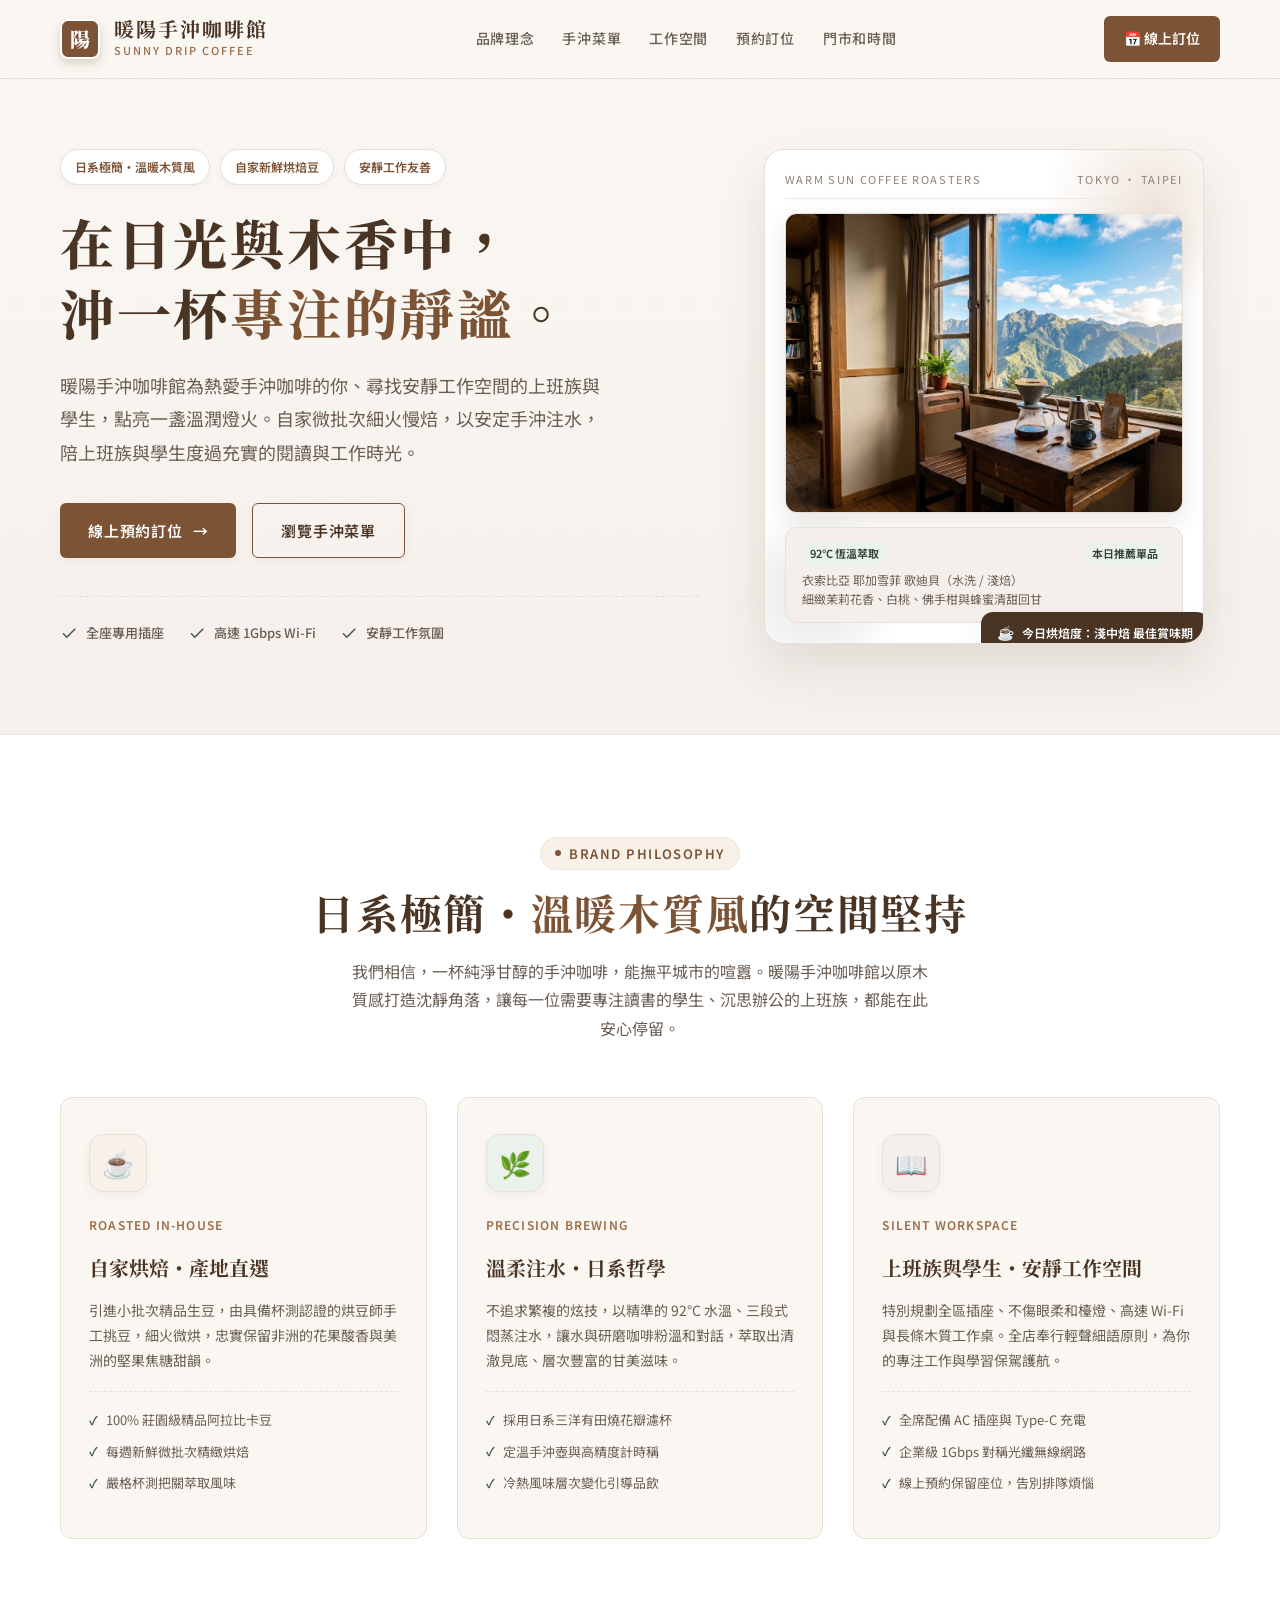
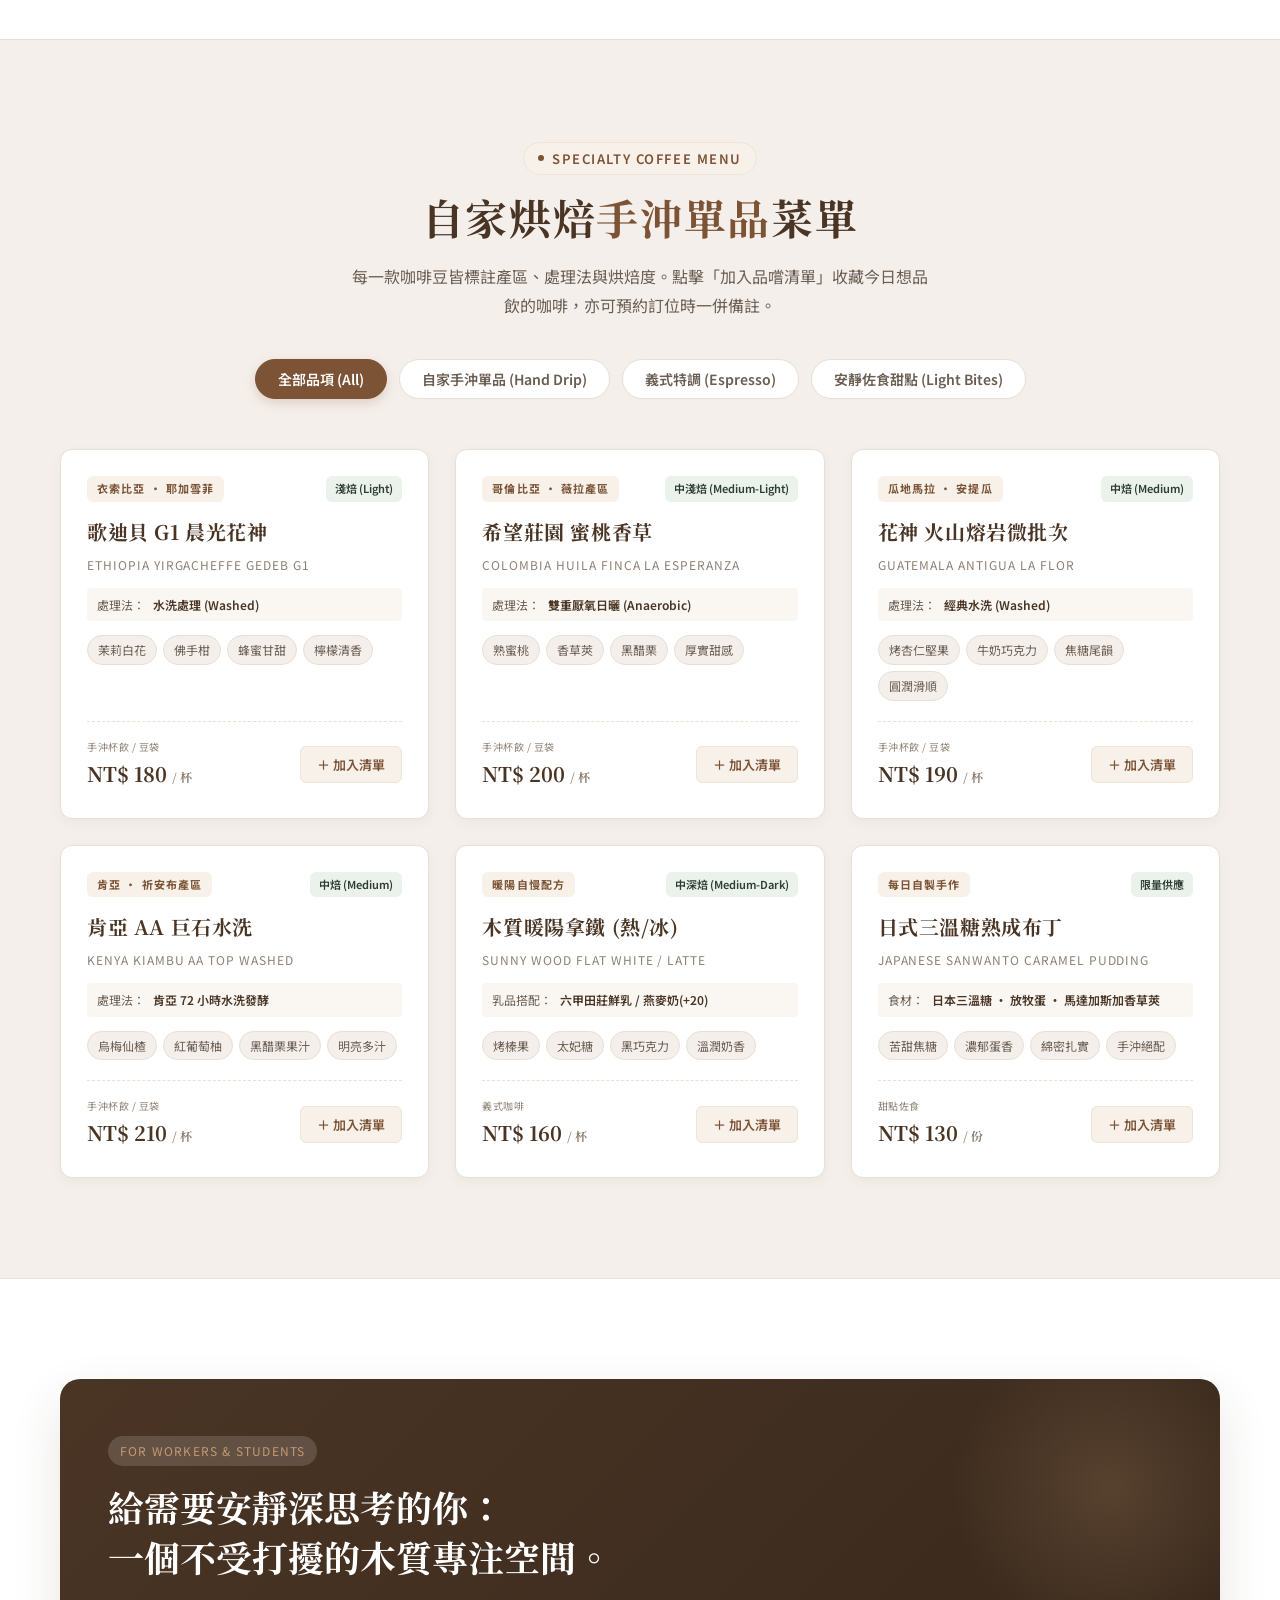
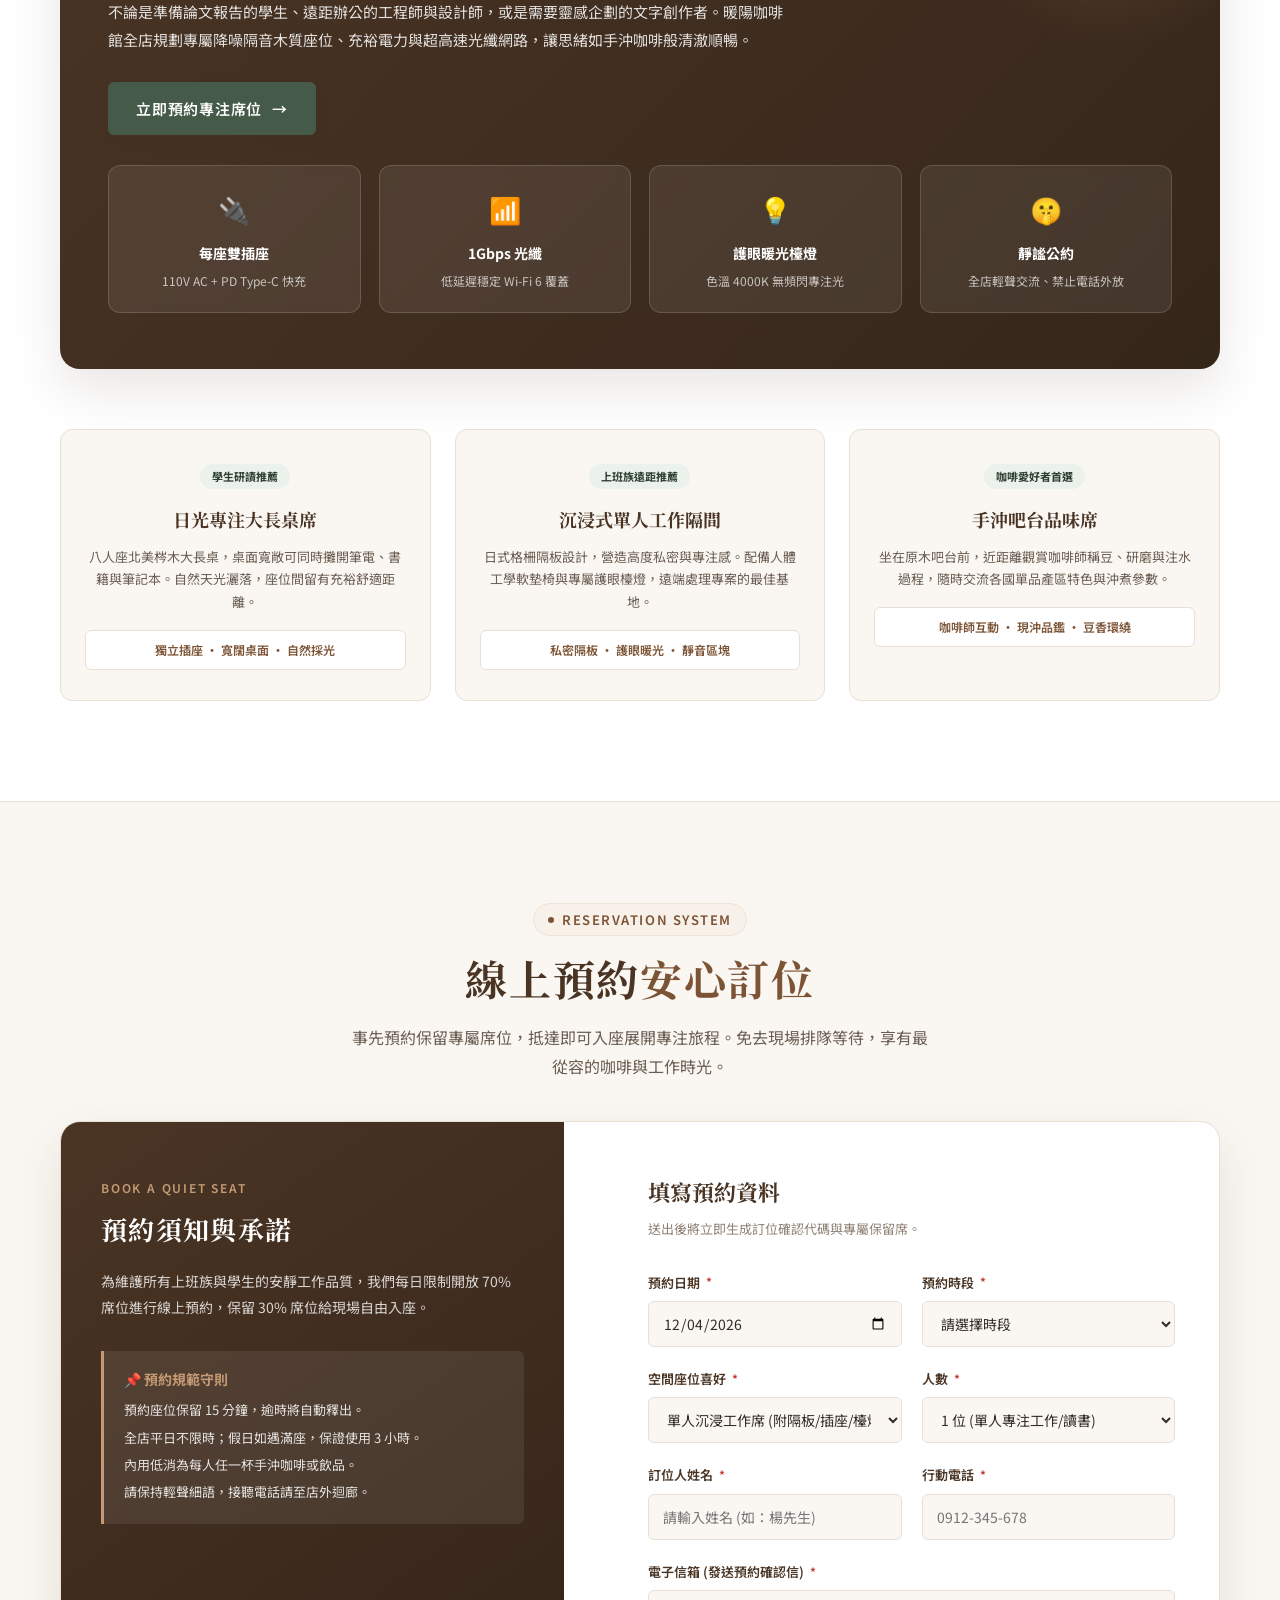
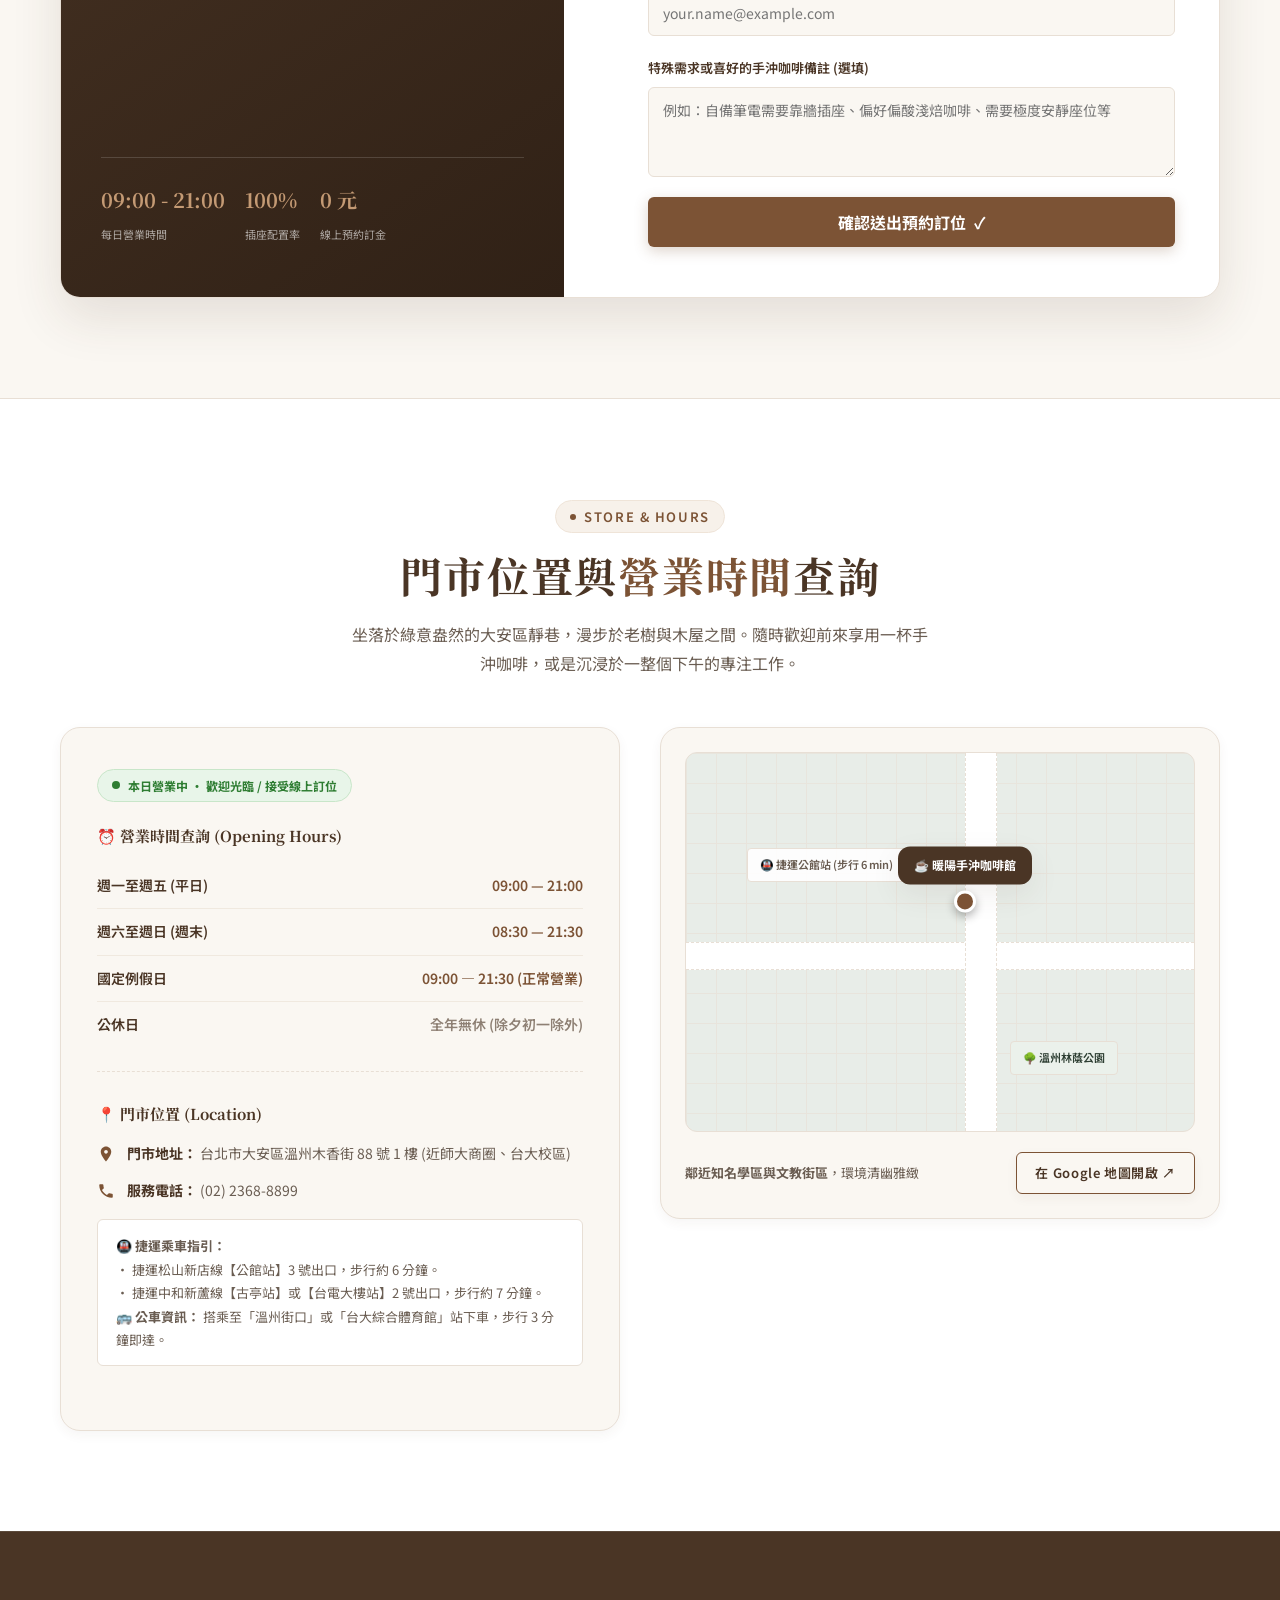
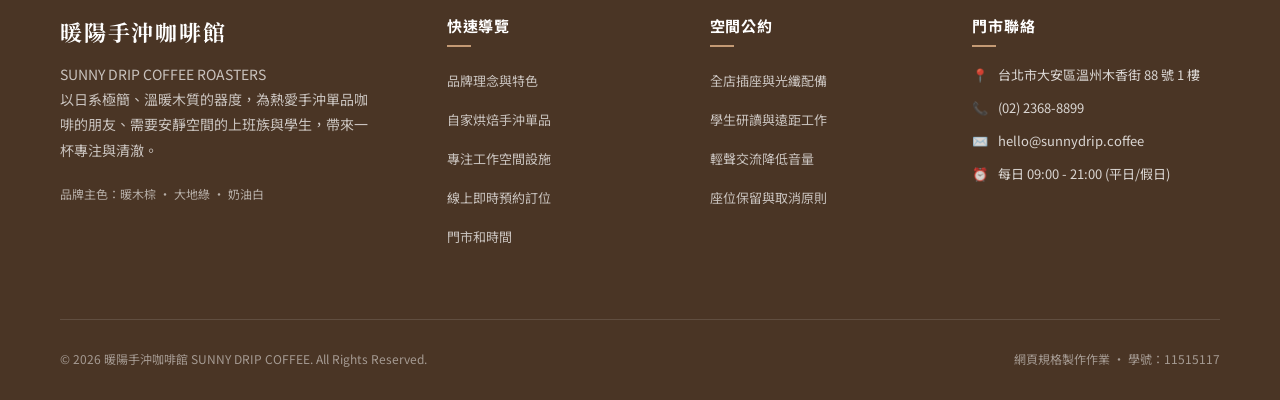
<file: onepage1/index.html>
<!DOCTYPE html>
<html lang="zh-Hant">
<head>
  <meta charset="UTF-8">
  <meta name="viewport" content="width=device-width, initial-scale=1.0">
  <meta name="description" content="暖陽手沖咖啡館｜自家烘焙手沖單品咖啡、日系極簡溫暖木質空間，專為喜愛手沖咖啡與尋找安靜工作空間的上班族與學生打造。提供線上預約訂位、咖啡菜單與門市營業時間查詢。">
  <title>暖陽手沖咖啡館 SUNNY DRIP COFFEE｜日系極簡・手沖自焙・安靜工作空間</title>
  <link rel="preconnect" href="https://fonts.googleapis.com">
  <link rel="preconnect" href="https://fonts.gstatic.com" crossorigin>
  <link href="https://fonts.googleapis.com/css2?family=Noto+Sans+TC:wght@300;400;500;600;700&family=Noto+Serif+TC:wght@400;500;600;700;900&family=Zen+Maru+Gothic:wght@400;500;700&display=swap" rel="stylesheet">
  <style>
    /* ----------------------------------------------------
       品牌色彩與變數系統 (Brand Identity System)
       暖木棕 (Warm Wood Brown)、大地綠 (Earth Green)、奶油白 (Cream White)
       ---------------------------------------------------- */
    :root {
      /* 奶油白主色調 (Cream White Palette) */
      --cream-bg: #FAF7F2;
      --cream-surface: #F5EFEB;
      --cream-card: #FFFFFF;
      --cream-border: #E8DFD5;
      --cream-border-subtle: #F0E9DF;

      /* 暖木棕色調 (Warm Wood Brown Palette) */
      --wood-deep: #4A3525;
      --wood-primary: #7C5335;
      --wood-medium: #9C6E4A;
      --wood-light: #C49A74;
      --wood-soft: #EFE4D8;
      --wood-tint: #F7F1EA;

      /* 大地綠色調 (Earth Green Palette) */
      --green-deep: #2D3E32;
      --green-primary: #455A48;
      --green-medium: #5B7560;
      --green-light: #8FA693;
      --green-soft: #EBF1EB;
      --green-tint: #F4F7F4;

      /* 文字與中性色 */
      --text-main: #332B25;
      --text-secondary: #6A5D52;
      --text-muted: #8E8074;
      --text-white: #FFFFFF;

      /* 陰影與圓角 */
      --shadow-sm: 0 4px 12px rgba(74, 53, 37, 0.05);
      --shadow-md: 0 10px 30px rgba(74, 53, 37, 0.08);
      --shadow-lg: 0 20px 50px rgba(74, 53, 37, 0.12);
      --radius-sm: 6px;
      --radius-md: 12px;
      --radius-lg: 20px;
      --radius-full: 9999px;

      /* 轉場動畫 */
      --transition: all 0.28s cubic-bezier(0.4, 0, 0.2, 1);
    }

    /* 基礎重設 */
    *, *::before, *::after {
      box-sizing: border-box;
      margin: 0;
      padding: 0;
    }

    html {
      scroll-behavior: smooth;
      font-size: 16px;
    }

    body {
      background-color: var(--cream-bg);
      color: var(--text-main);
      font-family: "Noto Sans TC", sans-serif;
      font-weight: 400;
      line-height: 1.8;
      -webkit-font-smoothing: antialiased;
      overflow-x: hidden;
      background-image: radial-gradient(var(--cream-border) 0.75px, transparent 0.75px);
      background-size: 32px 32px;
      background-position: 0 0;
    }

    img {
      max-width: 100%;
      height: auto;
      display: block;
    }

    a {
      color: inherit;
      text-decoration: none;
      transition: var(--transition);
    }

    button, input, select, textarea {
      font-family: inherit;
      font-size: inherit;
      color: inherit;
    }

    button {
      cursor: pointer;
      border: none;
      background: none;
    }

    ul, ol {
      list-style: none;
    }

    .container {
      width: min(1160px, calc(100% - 48px));
      margin: 0 auto;
    }

    .serif {
      font-family: "Noto Serif TC", serif;
    }

    .maru {
      font-family: "Zen Maru Gothic", sans-serif;
    }

    /* ----------------------------------------------------
       共用組件 (Shared Components)
       ---------------------------------------------------- */
    .section-tag {
      display: inline-flex;
      align-items: center;
      gap: 8px;
      padding: 4px 14px;
      background: var(--wood-tint);
      border: 1px solid var(--wood-soft);
      border-radius: var(--radius-full);
      color: var(--wood-primary);
      font-size: 13px;
      font-weight: 600;
      letter-spacing: 0.12em;
      margin-bottom: 14px;
      text-transform: uppercase;
    }

    .section-tag::before {
      content: "";
      width: 6px;
      height: 6px;
      border-radius: 50%;
      background: var(--wood-primary);
    }

    .section-title {
      font-size: clamp(28px, 3.8vw, 42px);
      font-weight: 700;
      line-height: 1.35;
      color: var(--wood-deep);
      letter-spacing: 0.04em;
      margin-bottom: 16px;
    }

    .section-title em {
      font-style: normal;
      color: var(--wood-primary);
      position: relative;
      display: inline-block;
    }

    .section-title em::after {
      content: "";
      position: absolute;
      left: 0;
      bottom: 2px;
      width: 100%;
      height: 4px;
      background: var(--wood-soft);
      z-index: -1;
      border-radius: 2px;
    }

    .section-desc {
      color: var(--text-secondary);
      font-size: 16px;
      max-width: 580px;
      margin: 0 auto;
      line-height: 1.8;
    }

    .text-center {
      text-align: center;
    }

    .btn {
      display: inline-flex;
      align-items: center;
      justify-content: center;
      gap: 10px;
      padding: 13px 28px;
      border-radius: var(--radius-sm);
      font-size: 15px;
      font-weight: 600;
      letter-spacing: 0.05em;
      transition: var(--transition);
      box-shadow: var(--shadow-sm);
      position: relative;
      overflow: hidden;
    }

    .btn:hover {
      transform: translateY(-2px);
      box-shadow: var(--shadow-md);
    }

    .btn-wood {
      background: var(--wood-primary);
      color: var(--text-white);
    }

    .btn-wood:hover {
      background: var(--wood-deep);
    }

    .btn-green {
      background: var(--green-primary);
      color: var(--text-white);
    }

    .btn-green:hover {
      background: var(--green-deep);
    }

    .btn-outline-wood {
      background: transparent;
      color: var(--wood-deep);
      border: 1.5px solid var(--wood-primary);
    }

    .btn-outline-wood:hover {
      background: var(--wood-tint);
    }

    /* ----------------------------------------------------
       導覽列 (Header & Navigation)
       ---------------------------------------------------- */
    .site-header {
      position: sticky;
      top: 0;
      z-index: 100;
      background: rgba(250, 247, 242, 0.94);
      backdrop-filter: blur(12px);
      border-bottom: 1px solid var(--cream-border);
      transition: var(--transition);
    }

    .header-inner {
      display: flex;
      align-items: center;
      justify-content: space-between;
      height: 78px;
    }

    .brand-logo {
      display: flex;
      align-items: center;
      gap: 14px;
    }

    .brand-hanko {
      width: 40px;
      height: 40px;
      background: var(--wood-primary);
      color: #FFF;
      border-radius: 8px;
      display: grid;
      place-items: center;
      font-family: "Noto Serif TC", serif;
      font-weight: 900;
      font-size: 20px;
      box-shadow: 0 4px 10px rgba(124, 83, 53, 0.25);
      border: 2px solid #FFF;
    }

    .brand-names {
      display: flex;
      flex-direction: column;
    }

    .brand-title {
      font-family: "Noto Serif TC", serif;
      font-size: 20px;
      font-weight: 700;
      color: var(--wood-deep);
      letter-spacing: 0.1em;
      line-height: 1.2;
    }

    .brand-sub {
      font-size: 11px;
      letter-spacing: 0.18em;
      color: var(--wood-medium);
      font-weight: 500;
      text-transform: uppercase;
    }

    .nav-menu {
      display: flex;
      align-items: center;
      gap: 28px;
    }

    .nav-link {
      font-size: 14px;
      font-weight: 500;
      color: var(--text-secondary);
      letter-spacing: 0.05em;
      position: relative;
      padding: 6px 0;
    }

    .nav-link::after {
      content: "";
      position: absolute;
      bottom: 0;
      left: 0;
      width: 0%;
      height: 2px;
      background: var(--wood-primary);
      transition: var(--transition);
      border-radius: 2px;
    }

    .nav-link:hover {
      color: var(--wood-deep);
    }

    .nav-link:hover::after {
      width: 100%;
    }

    .header-actions {
      display: flex;
      align-items: center;
      gap: 14px;
    }

    .nav-reserve-btn {
      padding: 10px 20px;
      font-size: 14px;
      background: var(--wood-primary);
      color: #FFF;
      border-radius: var(--radius-sm);
      font-weight: 600;
      display: inline-flex;
      align-items: center;
      gap: 6px;
      transition: var(--transition);
    }

    .nav-reserve-btn:hover {
      background: var(--wood-deep);
    }

    .menu-toggle {
      display: none;
      width: 40px;
      height: 40px;
      flex-direction: column;
      justify-content: center;
      align-items: center;
      gap: 6px;
    }

    .menu-toggle span {
      display: block;
      width: 22px;
      height: 2px;
      background: var(--wood-deep);
      transition: var(--transition);
      border-radius: 2px;
    }

    /* ----------------------------------------------------
       Hero 主視覺區域 (日系極簡、溫暖木質風)
       ---------------------------------------------------- */
    .hero-section {
      position: relative;
      padding: 70px 0 90px;
      overflow: hidden;
      background: linear-gradient(180deg, rgba(250, 247, 242, 0.4) 0%, rgba(245, 239, 235, 0.9) 100%);
      border-bottom: 1px solid var(--cream-border);
    }

    .hero-grid {
      display: grid;
      grid-template-columns: 1.15fr 0.85fr;
      gap: 48px;
      align-items: center;
    }

    .hero-badge-group {
      display: flex;
      flex-wrap: wrap;
      gap: 10px;
      margin-bottom: 22px;
    }

    .hero-pill {
      display: inline-flex;
      align-items: center;
      gap: 6px;
      padding: 6px 14px;
      background: #FFF;
      border: 1px solid var(--cream-border);
      border-radius: var(--radius-full);
      font-size: 12px;
      color: var(--wood-primary);
      font-weight: 600;
      box-shadow: 0 2px 6px rgba(74, 53, 37, 0.04);
    }

    .hero-title {
      font-size: clamp(34px, 4.6vw, 54px);
      line-height: 1.3;
      font-weight: 800;
      color: var(--wood-deep);
      letter-spacing: 0.05em;
      margin-bottom: 22px;
    }

    .hero-title .highlight {
      color: var(--wood-primary);
      position: relative;
      display: inline-block;
    }

    .hero-subtitle {
      font-size: clamp(16px, 1.8vw, 18px);
      line-height: 1.85;
      color: var(--text-secondary);
      margin-bottom: 34px;
      max-width: 540px;
    }

    .hero-cta-group {
      display: flex;
      flex-wrap: wrap;
      gap: 16px;
      margin-bottom: 38px;
    }

    .hero-features-bar {
      display: flex;
      align-items: center;
      gap: 24px;
      padding-top: 24px;
      border-top: 1px dashed var(--cream-border);
    }

    .hero-feature-item {
      display: flex;
      align-items: center;
      gap: 8px;
      font-size: 13px;
      color: var(--text-secondary);
      font-weight: 500;
    }

    .hero-feature-item svg {
      width: 18px;
      height: 18px;
      fill: var(--green-primary);
    }

    /* Hero 右側圖片卡片 (規格：寬400px，高300px，使用既有圖片) */
    .hero-artwork {
      position: relative;
      display: grid;
      place-items: center;
    }

    .wood-card-frame {
      width: 100%;
      max-width: 440px;
      background: #FFF;
      border-radius: var(--radius-lg);
      border: 1px solid var(--cream-border);
      box-shadow: var(--shadow-lg);
      padding: 20px;
      position: relative;
      display: flex;
      flex-direction: column;
      gap: 14px;
      overflow: hidden;
    }

    .wood-card-frame::before {
      content: "";
      position: absolute;
      top: -60px;
      right: -60px;
      width: 220px;
      height: 220px;
      background: radial-gradient(circle, rgba(196, 154, 116, 0.25) 0%, transparent 70%);
      border-radius: 50%;
      pointer-events: none;
    }

    .wood-card-frame::after {
      content: "";
      position: absolute;
      bottom: -40px;
      left: -40px;
      width: 180px;
      height: 180px;
      background: radial-gradient(circle, rgba(91, 117, 96, 0.18) 0%, transparent 70%);
      border-radius: 50%;
      pointer-events: none;
    }

    .art-top-tag {
      display: flex;
      justify-content: space-between;
      align-items: center;
      font-size: 11px;
      letter-spacing: 0.15em;
      color: var(--text-muted);
      border-bottom: 1px solid var(--cream-border-subtle);
      padding-bottom: 8px;
      position: relative;
      z-index: 2;
    }

    .hero-photo-wrap {
      position: relative;
      z-index: 2;
      width: 100%;
      max-width: 400px;
      height: 300px;
      margin: 0 auto;
      border-radius: var(--radius-md);
      overflow: hidden;
      box-shadow: 0 8px 24px rgba(74, 53, 37, 0.12);
      border: 1px solid var(--cream-border);
      background: var(--cream-surface);
    }

    .hero-photo {
      width: 400px;
      height: 300px;
      max-width: 100%;
      object-fit: cover;
      display: block;
      transition: transform 0.4s ease;
    }

    .hero-photo:hover {
      transform: scale(1.03);
    }

    .art-bottom-desc {
      position: relative;
      z-index: 2;
      background: var(--cream-surface);
      padding: 14px 16px;
      border-radius: var(--radius-md);
      border: 1px solid var(--cream-border);
    }

    .art-bottom-title {
      font-size: 14px;
      font-weight: 700;
      color: var(--wood-deep);
      margin-bottom: 4px;
      display: flex;
      align-items: center;
      justify-content: space-between;
    }

    .art-bottom-title span {
      font-size: 11px;
      padding: 2px 8px;
      background: var(--green-soft);
      color: var(--green-deep);
      border-radius: var(--radius-full);
      font-weight: 600;
    }

    .art-bottom-p {
      font-size: 12px;
      color: var(--text-secondary);
      line-height: 1.6;
    }

    .floating-note {
      position: absolute;
      bottom: -10px;
      right: -6px;
      background: var(--wood-deep);
      color: #FFF;
      padding: 8px 16px;
      border-radius: var(--radius-md);
      font-size: 12px;
      font-weight: 600;
      box-shadow: var(--shadow-md);
      display: flex;
      align-items: center;
      gap: 8px;
      z-index: 5;
    }

    .floating-note::before {
      content: "☕";
      font-size: 14px;
    }

    /* ----------------------------------------------------
       品牌特色與理念 (Brand Philosophy & Audience)
       ---------------------------------------------------- */
    .about-section {
      padding: 100px 0;
      background: #FFF;
    }

    .about-grid {
      display: grid;
      grid-template-columns: repeat(3, 1fr);
      gap: 30px;
      margin-top: 54px;
    }

    .about-card {
      background: var(--cream-bg);
      border: 1px solid var(--cream-border);
      border-radius: var(--radius-md);
      padding: 36px 28px;
      transition: var(--transition);
      position: relative;
    }

    .about-card:hover {
      transform: translateY(-5px);
      box-shadow: var(--shadow-md);
      border-color: var(--wood-light);
    }

    .about-icon {
      width: 58px;
      height: 58px;
      border-radius: 14px;
      display: grid;
      place-items: center;
      margin-bottom: 22px;
      font-size: 26px;
      background: #FFF;
      border: 1px solid var(--cream-border);
      box-shadow: var(--shadow-sm);
    }

    .about-card:nth-child(1) .about-icon {
      color: var(--wood-primary);
      background: var(--wood-tint);
    }

    .about-card:nth-child(2) .about-icon {
      color: var(--green-primary);
      background: var(--green-soft);
    }

    .about-card:nth-child(3) .about-icon {
      color: var(--wood-deep);
      background: var(--cream-surface);
    }

    .about-card-title {
      font-size: 20px;
      font-weight: 700;
      color: var(--wood-deep);
      margin-bottom: 12px;
    }

    .about-card-sub {
      font-size: 12px;
      letter-spacing: 0.1em;
      color: var(--wood-medium);
      margin-bottom: 14px;
      display: block;
      font-weight: 600;
    }

    .about-card-desc {
      font-size: 14px;
      color: var(--text-secondary);
      line-height: 1.8;
      margin-bottom: 18px;
    }

    .about-card-list {
      border-top: 1px dashed var(--cream-border);
      padding-top: 16px;
    }

    .about-card-list li {
      display: flex;
      align-items: center;
      gap: 8px;
      font-size: 13px;
      color: var(--text-secondary);
      margin-bottom: 8px;
    }

    .about-card-list li::before {
      content: "✓";
      color: var(--green-primary);
      font-weight: 700;
      font-size: 12px;
    }

    /* ----------------------------------------------------
       咖啡菜單展示 (Coffee Menu Showcase)
       ---------------------------------------------------- */
    .menu-section {
      padding: 100px 0;
      background: var(--cream-surface);
      border-top: 1px solid var(--cream-border);
      border-bottom: 1px solid var(--cream-border);
    }

    .menu-filter-bar {
      display: flex;
      justify-content: center;
      gap: 12px;
      flex-wrap: wrap;
      margin: 40px 0 50px;
    }

    .filter-btn {
      padding: 9px 22px;
      background: #FFF;
      border: 1px solid var(--cream-border);
      border-radius: var(--radius-full);
      font-size: 14px;
      font-weight: 600;
      color: var(--text-secondary);
      transition: var(--transition);
    }

    .filter-btn:hover {
      border-color: var(--wood-primary);
      color: var(--wood-primary);
    }

    .filter-btn.active {
      background: var(--wood-primary);
      color: #FFF;
      border-color: var(--wood-primary);
      box-shadow: 0 4px 12px rgba(124, 83, 53, 0.2);
    }

    .menu-grid {
      display: grid;
      grid-template-columns: repeat(3, 1fr);
      gap: 26px;
    }

    .menu-card {
      background: #FFF;
      border: 1px solid var(--cream-border);
      border-radius: var(--radius-md);
      padding: 26px;
      display: flex;
      flex-direction: column;
      justify-content: space-between;
      transition: var(--transition);
      box-shadow: var(--shadow-sm);
      position: relative;
    }

    .menu-card:hover {
      transform: translateY(-4px);
      box-shadow: var(--shadow-md);
      border-color: var(--wood-light);
    }

    .menu-header {
      display: flex;
      justify-content: space-between;
      align-items: flex-start;
      margin-bottom: 12px;
    }

    .menu-origin-tag {
      font-size: 11px;
      font-weight: 700;
      letter-spacing: 0.1em;
      color: var(--wood-primary);
      background: var(--wood-tint);
      padding: 3px 10px;
      border-radius: var(--radius-sm);
    }

    .menu-roast-badge {
      font-size: 11px;
      font-weight: 600;
      color: var(--green-deep);
      background: var(--green-soft);
      padding: 3px 9px;
      border-radius: var(--radius-sm);
    }

    .menu-name {
      font-size: 20px;
      font-weight: 700;
      color: var(--wood-deep);
      margin-bottom: 4px;
      letter-spacing: 0.03em;
    }

    .menu-en-name {
      font-size: 12px;
      color: var(--text-muted);
      letter-spacing: 0.08em;
      margin-bottom: 12px;
      text-transform: uppercase;
    }

    .menu-process {
      display: flex;
      align-items: center;
      gap: 8px;
      font-size: 12px;
      color: var(--text-secondary);
      margin-bottom: 14px;
      background: var(--cream-bg);
      padding: 6px 10px;
      border-radius: 4px;
    }

    .menu-process span {
      font-weight: 600;
      color: var(--wood-deep);
    }

    .flavor-pills {
      display: flex;
      flex-wrap: wrap;
      gap: 6px;
      margin-bottom: 20px;
    }

    .flavor-pill {
      font-size: 12px;
      background: var(--cream-surface);
      color: var(--text-secondary);
      padding: 3px 10px;
      border-radius: var(--radius-full);
      border: 1px solid var(--cream-border);
    }

    .menu-footer {
      display: flex;
      align-items: center;
      justify-content: space-between;
      border-top: 1px dashed var(--cream-border);
      padding-top: 16px;
      margin-top: auto;
    }

    .menu-price {
      display: flex;
      flex-direction: column;
    }

    .price-label {
      font-size: 10px;
      color: var(--text-muted);
      letter-spacing: 0.05em;
    }

    .price-value {
      font-size: 20px;
      font-weight: 700;
      color: var(--wood-deep);
      font-family: "Noto Serif TC", serif;
    }

    .menu-add-btn {
      padding: 8px 16px;
      font-size: 13px;
      font-weight: 600;
      background: var(--wood-tint);
      color: var(--wood-primary);
      border: 1px solid var(--wood-soft);
      border-radius: var(--radius-sm);
      transition: var(--transition);
      display: inline-flex;
      align-items: center;
      gap: 4px;
    }

    .menu-add-btn:hover {
      background: var(--wood-primary);
      color: #FFF;
      border-color: var(--wood-primary);
    }

    /* ----------------------------------------------------
       工作空間設施特色 (Workspace Experience)
       ---------------------------------------------------- */
    .workspace-section {
      padding: 100px 0;
      background: #FFF;
    }

    .workspace-banner {
      background: linear-gradient(135deg, var(--wood-deep) 0%, #35261A 100%);
      border-radius: var(--radius-lg);
      color: #FFF;
      padding: 56px 48px;
      position: relative;
      overflow: hidden;
      box-shadow: var(--shadow-lg);
      margin-bottom: 60px;
    }

    .workspace-banner::after {
      content: "";
      position: absolute;
      top: -50px;
      right: -50px;
      width: 320px;
      height: 320px;
      background: radial-gradient(circle, rgba(196, 154, 116, 0.2) 0%, transparent 70%);
      border-radius: 50%;
    }

    .workspace-banner-content {
      position: relative;
      z-index: 2;
      max-width: 680px;
    }

    .workspace-tag {
      display: inline-flex;
      align-items: center;
      gap: 6px;
      padding: 4px 12px;
      background: rgba(255, 255, 255, 0.15);
      backdrop-filter: blur(4px);
      border-radius: var(--radius-full);
      font-size: 12px;
      color: var(--wood-light);
      margin-bottom: 16px;
      letter-spacing: 0.1em;
    }

    .workspace-banner-title {
      font-size: clamp(26px, 3.2vw, 36px);
      font-weight: 700;
      line-height: 1.4;
      margin-bottom: 16px;
      color: #FFF;
    }

    .workspace-banner-desc {
      font-size: 15px;
      line-height: 1.85;
      color: rgba(255, 255, 255, 0.85);
      margin-bottom: 28px;
    }

    .workspace-perks-grid {
      display: grid;
      grid-template-columns: repeat(4, 1fr);
      gap: 18px;
      margin-top: 30px;
    }

    .perk-box {
      background: rgba(255, 255, 255, 0.08);
      border: 1px solid rgba(255, 255, 255, 0.15);
      border-radius: var(--radius-md);
      padding: 20px;
      text-align: center;
      backdrop-filter: blur(4px);
    }

    .perk-icon {
      font-size: 26px;
      margin-bottom: 8px;
    }

    .perk-title {
      font-size: 14px;
      font-weight: 700;
      color: #FFF;
      margin-bottom: 4px;
    }

    .perk-sub {
      font-size: 12px;
      color: rgba(255, 255, 255, 0.7);
    }

    .zones-grid {
      display: grid;
      grid-template-columns: repeat(3, 1fr);
      gap: 24px;
    }

    .zone-card {
      background: var(--cream-bg);
      border: 1px solid var(--cream-border);
      border-radius: var(--radius-md);
      padding: 30px 24px;
      text-align: center;
      transition: var(--transition);
    }

    .zone-card:hover {
      transform: translateY(-4px);
      border-color: var(--wood-primary);
      box-shadow: var(--shadow-md);
    }

    .zone-pill {
      display: inline-block;
      font-size: 11px;
      font-weight: 700;
      color: var(--green-deep);
      background: var(--green-soft);
      padding: 3px 12px;
      border-radius: var(--radius-full);
      margin-bottom: 14px;
    }

    .zone-title {
      font-size: 18px;
      font-weight: 700;
      color: var(--wood-deep);
      margin-bottom: 10px;
    }

    .zone-desc {
      font-size: 13px;
      color: var(--text-secondary);
      line-height: 1.75;
      margin-bottom: 16px;
    }

    .zone-meta {
      font-size: 12px;
      color: var(--wood-primary);
      font-weight: 600;
      background: #FFF;
      padding: 8px;
      border-radius: var(--radius-sm);
      border: 1px solid var(--cream-border);
    }

    /* ----------------------------------------------------
       線上預約訂位系統 (Online Reservation System)
       ---------------------------------------------------- */
    .booking-section {
      padding: 100px 0;
      background: var(--cream-bg);
      border-top: 1px solid var(--cream-border);
    }

    .booking-wrapper {
      display: grid;
      grid-template-columns: 0.9fr 1.1fr;
      gap: 40px;
      background: #FFF;
      border: 1px solid var(--cream-border);
      border-radius: var(--radius-lg);
      box-shadow: var(--shadow-lg);
      overflow: hidden;
    }

    .booking-info-pane {
      background: linear-gradient(145deg, var(--wood-deep) 0%, #302116 100%);
      color: #FFF;
      padding: 50px 40px;
      display: flex;
      flex-direction: column;
      justify-content: space-between;
    }

    .booking-info-pane h3 {
      font-size: 26px;
      font-weight: 700;
      margin-bottom: 16px;
      letter-spacing: 0.05em;
    }

    .booking-info-pane p {
      color: rgba(255, 255, 255, 0.8);
      font-size: 14px;
      line-height: 1.85;
      margin-bottom: 30px;
    }

    .booking-rule-box {
      background: rgba(255, 255, 255, 0.08);
      border-left: 3px solid var(--wood-light);
      padding: 16px 20px;
      border-radius: 0 var(--radius-sm) var(--radius-sm) 0;
      margin-bottom: 30px;
    }

    .booking-rule-box h4 {
      font-size: 14px;
      color: var(--wood-light);
      margin-bottom: 6px;
      font-weight: 700;
    }

    .booking-rule-box ul {
      font-size: 13px;
      color: rgba(255, 255, 255, 0.85);
      line-height: 1.8;
    }

    .booking-rule-box li {
      margin-bottom: 4px;
    }

    .booking-stat-row {
      display: flex;
      gap: 20px;
      border-top: 1px solid rgba(255, 255, 255, 0.15);
      padding-top: 24px;
    }

    .stat-mini-item span {
      display: block;
      font-size: 20px;
      font-weight: 700;
      color: var(--wood-light);
      font-family: "Noto Serif TC", serif;
    }

    .stat-mini-item small {
      font-size: 11px;
      color: rgba(255, 255, 255, 0.6);
    }

    .booking-form-pane {
      padding: 50px 44px;
    }

    .booking-form-title {
      font-size: 22px;
      font-weight: 700;
      color: var(--wood-deep);
      margin-bottom: 6px;
    }

    .booking-form-sub {
      font-size: 13px;
      color: var(--text-muted);
      margin-bottom: 30px;
    }

    .form-grid {
      display: grid;
      grid-template-columns: 1fr 1fr;
      gap: 20px;
      margin-bottom: 20px;
    }

    .form-group {
      display: flex;
      flex-direction: column;
      gap: 7px;
    }

    .form-group.full-width {
      grid-column: span 2;
    }

    .form-label {
      font-size: 13px;
      font-weight: 600;
      color: var(--wood-deep);
      display: flex;
      align-items: center;
      gap: 6px;
    }

    .form-label .required {
      color: #C0392B;
      font-size: 12px;
    }

    .form-control {
      width: 100%;
      height: 46px;
      padding: 0 14px;
      background: var(--cream-bg);
      border: 1px solid var(--cream-border);
      border-radius: var(--radius-sm);
      font-size: 14px;
      color: var(--text-main);
      outline: none;
      transition: var(--transition);
    }

    .form-control:focus {
      border-color: var(--wood-primary);
      background: #FFF;
      box-shadow: 0 0 0 3px rgba(124, 83, 53, 0.15);
    }

    textarea.form-control {
      height: 90px;
      padding: 12px 14px;
      resize: vertical;
    }

    .submit-reserve-btn {
      width: 100%;
      height: 50px;
      background: var(--wood-primary);
      color: #FFF;
      font-size: 16px;
      font-weight: 700;
      border-radius: var(--radius-sm);
      margin-top: 10px;
      display: flex;
      align-items: center;
      justify-content: center;
      gap: 8px;
      transition: var(--transition);
      box-shadow: 0 4px 14px rgba(124, 83, 53, 0.25);
    }

    .submit-reserve-btn:hover {
      background: var(--wood-deep);
      transform: translateY(-2px);
    }

    /* ----------------------------------------------------
       門市位置與營業時間查詢 (Store Location & Hours)
       ---------------------------------------------------- */
    .store-section {
      padding: 100px 0;
      background: #FFF;
      border-top: 1px solid var(--cream-border);
    }

    .store-grid {
      display: grid;
      grid-template-columns: 1fr 1fr;
      gap: 40px;
      margin-top: 50px;
      align-items: start;
    }

    .store-card {
      background: var(--cream-bg);
      border: 1px solid var(--cream-border);
      border-radius: var(--radius-lg);
      padding: 40px 36px;
      box-shadow: var(--shadow-sm);
    }

    .store-status-badge {
      display: inline-flex;
      align-items: center;
      gap: 8px;
      padding: 5px 14px;
      background: #E8F5E9;
      color: #2E7D32;
      border-radius: var(--radius-full);
      font-size: 12px;
      font-weight: 700;
      margin-bottom: 20px;
      border: 1px solid #C8E6C9;
    }

    .status-dot {
      width: 8px;
      height: 8px;
      background: #2E7D32;
      border-radius: 50%;
      animation: pulse 2s infinite;
    }

    @keyframes pulse {
      0% { transform: scale(0.95); box-shadow: 0 0 0 0 rgba(46, 125, 50, 0.7); }
      70% { transform: scale(1); box-shadow: 0 0 0 8px rgba(46, 125, 50, 0); }
      100% { transform: scale(0.95); box-shadow: 0 0 0 0 rgba(46, 125, 50, 0); }
    }

    .store-hours-block {
      margin-bottom: 28px;
      border-bottom: 1px dashed var(--cream-border);
      padding-bottom: 24px;
    }

    .store-subtitle {
      font-size: 15px;
      font-weight: 700;
      color: var(--wood-deep);
      margin-bottom: 14px;
      display: flex;
      align-items: center;
      gap: 8px;
    }

    .hours-table {
      width: 100%;
      border-collapse: collapse;
      font-size: 14px;
    }

    .hours-table tr {
      border-bottom: 1px solid var(--cream-border-subtle);
    }

    .hours-table tr:last-child {
      border-bottom: none;
    }

    .hours-table td {
      padding: 10px 0;
      color: var(--text-secondary);
    }

    .hours-table td.day {
      font-weight: 600;
      color: var(--wood-deep);
      width: 45%;
    }

    .hours-table td.time {
      text-align: right;
      color: var(--wood-primary);
      font-weight: 600;
    }

    .store-location-block {
      margin-bottom: 24px;
    }

    .location-info-row {
      display: flex;
      align-items: flex-start;
      gap: 12px;
      font-size: 14px;
      color: var(--text-secondary);
      margin-bottom: 12px;
    }

    .location-info-row svg {
      width: 18px;
      height: 18px;
      fill: var(--wood-primary);
      flex-shrink: 0;
      margin-top: 4px;
    }

    .location-info-row strong {
      color: var(--wood-deep);
    }

    .transport-tips {
      background: #FFF;
      border: 1px solid var(--cream-border);
      border-radius: var(--radius-sm);
      padding: 14px 18px;
      font-size: 13px;
      color: var(--text-secondary);
      line-height: 1.8;
      margin-top: 16px;
    }

    /* 門市地圖可視化區域 */
    .store-map-card {
      background: var(--cream-bg);
      border: 1px solid var(--cream-border);
      border-radius: var(--radius-lg);
      padding: 24px;
      display: flex;
      flex-direction: column;
      gap: 20px;
      box-shadow: var(--shadow-sm);
    }

    .map-visual-box {
      width: 100%;
      height: 380px;
      background: #E8EDE8;
      border-radius: var(--radius-md);
      position: relative;
      overflow: hidden;
      border: 1px solid var(--cream-border);
      display: grid;
      place-items: center;
    }

    .map-grid-pattern {
      position: absolute;
      inset: 0;
      background-image: linear-gradient(var(--cream-border) 1px, transparent 1px),
                        linear-gradient(90deg, var(--cream-border) 1px, transparent 1px);
      background-size: 30px 30px;
      opacity: 0.6;
    }

    .map-road-h {
      position: absolute;
      top: 50%;
      left: 0;
      width: 100%;
      height: 28px;
      background: #FFF;
      border-top: 1px dashed var(--cream-border);
      border-bottom: 1px dashed var(--cream-border);
    }

    .map-road-v {
      position: absolute;
      top: 0;
      left: 55%;
      width: 32px;
      height: 100%;
      background: #FFF;
      border-left: 1px dashed var(--cream-border);
      border-right: 1px dashed var(--cream-border);
    }

    .map-pin {
      position: absolute;
      top: 42%;
      left: 55%;
      transform: translate(-50%, -100%);
      display: flex;
      flex-direction: column;
      align-items: center;
      z-index: 10;
    }

    .map-bubble {
      background: var(--wood-deep);
      color: #FFF;
      padding: 8px 16px;
      border-radius: var(--radius-md);
      font-size: 12px;
      font-weight: 700;
      white-space: nowrap;
      box-shadow: var(--shadow-md);
      margin-bottom: 6px;
      display: flex;
      align-items: center;
      gap: 6px;
    }

    .map-pointer {
      width: 22px;
      height: 22px;
      background: var(--wood-primary);
      border: 3px solid #FFF;
      border-radius: 50%;
      box-shadow: 0 4px 10px rgba(0,0,0,0.3);
      animation: bounce 1.8s infinite alternate;
    }

    @keyframes bounce {
      0% { transform: translateY(0); }
      100% { transform: translateY(-8px); }
    }

    .map-landmark {
      position: absolute;
      padding: 6px 12px;
      background: rgba(255, 255, 255, 0.9);
      border: 1px solid var(--cream-border);
      border-radius: 4px;
      font-size: 11px;
      font-weight: 600;
      color: var(--text-secondary);
    }

    .landmark-mrt {
      top: 25%;
      left: 12%;
    }

    .landmark-park {
      bottom: 15%;
      right: 15%;
      background: var(--green-soft);
      color: var(--green-deep);
    }

    .map-action-bar {
      display: flex;
      justify-content: space-between;
      align-items: center;
      flex-wrap: wrap;
      gap: 12px;
    }

    .map-action-text {
      font-size: 13px;
      color: var(--text-secondary);
    }

    /* ----------------------------------------------------
       頁尾 (Footer)
       ---------------------------------------------------- */
    .site-footer {
      background: var(--wood-deep);
      color: rgba(255, 255, 255, 0.8);
      padding: 80px 0 30px;
      border-top: 1px solid rgba(255, 255, 255, 0.1);
    }

    .footer-grid {
      display: grid;
      grid-template-columns: 1.4fr 0.9fr 0.9fr 1fr;
      gap: 40px;
      margin-bottom: 60px;
    }

    .footer-brand-title {
      font-family: "Noto Serif TC", serif;
      font-size: 22px;
      font-weight: 700;
      color: #FFF;
      margin-bottom: 10px;
      letter-spacing: 0.08em;
    }

    .footer-brand-desc {
      font-size: 14px;
      line-height: 1.8;
      color: rgba(255, 255, 255, 0.7);
      margin-bottom: 20px;
      max-width: 320px;
    }

    .footer-col-title {
      font-size: 15px;
      font-weight: 700;
      color: #FFF;
      margin-bottom: 18px;
      letter-spacing: 0.06em;
      position: relative;
      padding-bottom: 8px;
    }

    .footer-col-title::after {
      content: "";
      position: absolute;
      bottom: 0;
      left: 0;
      width: 24px;
      height: 2px;
      background: var(--wood-light);
    }

    .footer-links li {
      margin-bottom: 10px;
    }

    .footer-links a {
      font-size: 13px;
      color: rgba(255, 255, 255, 0.7);
      transition: var(--transition);
    }

    .footer-links a:hover {
      color: #FFF;
      padding-left: 4px;
    }

    .footer-contact-item {
      display: flex;
      align-items: flex-start;
      gap: 10px;
      font-size: 13px;
      margin-bottom: 12px;
      line-height: 1.6;
    }

    .footer-bottom {
      border-top: 1px solid rgba(255, 255, 255, 0.12);
      padding-top: 28px;
      display: flex;
      justify-content: space-between;
      align-items: center;
      font-size: 12px;
      color: rgba(255, 255, 255, 0.5);
      flex-wrap: wrap;
      gap: 12px;
    }

    /* ----------------------------------------------------
       通知彈窗 (Toast Notification & Confirmation Modal)
       ---------------------------------------------------- */
    .toast-msg {
      position: fixed;
      bottom: 30px;
      right: 30px;
      background: var(--wood-deep);
      color: #FFF;
      padding: 14px 24px;
      border-radius: var(--radius-md);
      box-shadow: var(--shadow-lg);
      font-size: 14px;
      display: flex;
      align-items: center;
      gap: 10px;
      z-index: 999;
      transform: translateY(100px);
      opacity: 0;
      transition: var(--transition);
      border-left: 4px solid var(--wood-light);
    }

    .toast-msg.show {
      transform: translateY(0);
      opacity: 1;
    }

    .modal-backdrop {
      position: fixed;
      inset: 0;
      background: rgba(0, 0, 0, 0.6);
      backdrop-filter: blur(4px);
      display: grid;
      place-items: center;
      z-index: 1000;
      opacity: 0;
      visibility: hidden;
      transition: var(--transition);
      padding: 20px;
    }

    .modal-backdrop.active {
      opacity: 1;
      visibility: visible;
    }

    .modal-box {
      background: #FFF;
      border-radius: var(--radius-lg);
      width: min(500px, 100%);
      padding: 36px 32px;
      box-shadow: var(--shadow-lg);
      text-align: center;
      transform: scale(0.92);
      transition: var(--transition);
      border: 1px solid var(--cream-border);
    }

    .modal-backdrop.active .modal-box {
      transform: scale(1);
    }

    .modal-icon {
      width: 64px;
      height: 64px;
      background: var(--green-soft);
      color: var(--green-deep);
      border-radius: 50%;
      display: grid;
      place-items: center;
      font-size: 30px;
      margin: 0 auto 18px;
    }

    .modal-title {
      font-size: 22px;
      font-weight: 700;
      color: var(--wood-deep);
      margin-bottom: 10px;
    }

    .modal-desc {
      font-size: 14px;
      color: var(--text-secondary);
      line-height: 1.7;
      margin-bottom: 24px;
    }

    .modal-receipt {
      background: var(--cream-bg);
      border: 1px solid var(--cream-border);
      border-radius: var(--radius-md);
      padding: 18px;
      text-align: left;
      font-size: 13px;
      margin-bottom: 24px;
      line-height: 1.8;
    }

    .modal-receipt-row {
      display: flex;
      justify-content: space-between;
      border-bottom: 1px dashed var(--cream-border);
      padding: 6px 0;
    }

    .modal-receipt-row:last-child {
      border-bottom: none;
    }

    .modal-close-btn {
      width: 100%;
      height: 46px;
      background: var(--wood-primary);
      color: #FFF;
      font-weight: 600;
      border-radius: var(--radius-sm);
      transition: var(--transition);
    }

    .modal-close-btn:hover {
      background: var(--wood-deep);
    }

    /* ----------------------------------------------------
       響應式設計 (Responsive Design)
       ---------------------------------------------------- */
    @media (max-width: 992px) {
      .hero-grid {
        grid-template-columns: 1fr;
        gap: 40px;
      }
      .wood-card-frame {
        max-width: 480px;
        margin: 0 auto;
      }
      .about-grid, .menu-grid, .zones-grid {
        grid-template-columns: repeat(2, 1fr);
      }
      .workspace-perks-grid {
        grid-template-columns: repeat(2, 1fr);
      }
      .booking-wrapper {
        grid-template-columns: 1fr;
      }
      .store-grid {
        grid-template-columns: 1fr;
      }
      .footer-grid {
        grid-template-columns: repeat(2, 1fr);
      }
    }

    @media (max-width: 768px) {
      .nav-menu {
        position: fixed;
        top: 78px;
        left: 0;
        right: 0;
        background: #FAF7F2;
        flex-direction: column;
        padding: 24px;
        gap: 18px;
        border-bottom: 1px solid var(--cream-border);
        box-shadow: var(--shadow-md);
        display: none;
      }
      .nav-menu.open {
        display: flex;
      }
      .menu-toggle {
        display: flex;
      }
      .nav-reserve-btn {
        display: none;
      }
      .hero-photo-wrap {
        height: 240px;
      }
      .hero-photo {
        height: 240px;
      }
      .about-grid, .menu-grid, .zones-grid {
        grid-template-columns: 1fr;
      }
      .form-grid {
        grid-template-columns: 1fr;
      }
      .form-group.full-width {
        grid-column: span 1;
      }
      .booking-form-pane {
        padding: 34px 22px;
      }
      .booking-info-pane {
        padding: 36px 24px;
      }
      .store-card {
        padding: 28px 20px;
      }
      .workspace-banner {
        padding: 36px 24px;
      }
      .footer-grid {
        grid-template-columns: 1fr;
      }
    }
  </style>
</head>
<body>

  <!-- ================= 頁首導覽 (Header) ================= -->
  <header class="site-header" id="top">
    <div class="container">
      <div class="header-inner">
        <!-- 品牌名稱與標誌 -->
        <a href="#top" class="brand-logo" aria-label="暖陽手沖咖啡館 首頁">
          <div class="brand-hanko">陽</div>
          <div class="brand-names">
            <span class="brand-title">暖陽手沖咖啡館</span>
            <span class="brand-sub">SUNNY DRIP COFFEE</span>
          </div>
        </a>

        <!-- 導覽連結 (依據 onepage1.md 規格：門市和時間) -->
        <nav class="nav-menu" id="navMenu" aria-label="主要導覽選單">
          <a href="#about" class="nav-link">品牌理念</a>
          <a href="#menu" class="nav-link">手沖菜單</a>
          <a href="#workspace" class="nav-link">工作空間</a>
          <a href="#booking" class="nav-link">預約訂位</a>
          <a href="#store" class="nav-link">門市和時間</a>
        </nav>

        <!-- 預約捷徑與行動選單開關 -->
        <div class="header-actions">
          <a href="#booking" class="nav-reserve-btn">
            <span>📅 線上訂位</span>
          </a>
          <button class="menu-toggle" id="menuToggle" aria-label="切換選單" aria-expanded="false" aria-controls="navMenu">
            <span></span>
            <span></span>
            <span></span>
          </button>
        </div>
      </div>
    </div>
  </header>

  <main>
    <!-- ================= 主視覺區 (Hero Section) ================= -->
    <section class="hero-section" aria-labelledby="heroHeading">
      <div class="container">
        <div class="hero-grid">
          <!-- 主視覺左側文案 -->
          <div>
            <div class="hero-badge-group">
              <span class="hero-pill">日系極簡・溫暖木質風</span>
              <span class="hero-pill">自家新鮮烘焙豆</span>
              <span class="hero-pill">安靜工作友善</span>
            </div>
            <h1 class="hero-title serif" id="heroHeading">
              在日光與木香中，<br>
              沖一杯<span class="highlight">專注的靜謐</span>。
            </h1>
            <p class="hero-subtitle">
              暖陽手沖咖啡館為熱愛手沖咖啡的你、尋找安靜工作空間的上班族與學生，點亮一盞溫潤燈火。自家微批次細火慢焙，以安定手沖注水，陪上班族與學生度過充實的閱讀與工作時光。
            </p>
            <div class="hero-cta-group">
              <a href="#booking" class="btn btn-wood">
                <span>線上預約訂位</span>
                <span>→</span>
              </a>
              <a href="#menu" class="btn btn-outline-wood">
                <span>瀏覽手沖菜單</span>
              </a>
            </div>
            <div class="hero-features-bar">
              <div class="hero-feature-item">
                <svg viewBox="0 0 24 24"><path d="M9 16.17L4.83 12l-1.42 1.41L9 19 21 7l-1.41-1.41z"/></svg>
                <span>全座專用插座</span>
              </div>
              <div class="hero-feature-item">
                <svg viewBox="0 0 24 24"><path d="M9 16.17L4.83 12l-1.42 1.41L9 19 21 7l-1.41-1.41z"/></svg>
                <span>高速 1Gbps Wi-Fi</span>
              </div>
              <div class="hero-feature-item">
                <svg viewBox="0 0 24 24"><path d="M9 16.17L4.83 12l-1.42 1.41L9 19 21 7l-1.41-1.41z"/></svg>
                <span>安靜工作氛圍</span>
              </div>
            </div>
          </div>

          <!-- 主視覺右側：使用既有圖片 (寬 400px，高 300px) -->
          <div class="hero-artwork" aria-hidden="true">
            <div class="wood-card-frame">
              <div class="art-top-tag">
                <span>WARM SUN COFFEE ROASTERS</span>
                <span>TOKYO · TAIPEI</span>
              </div>

              <!-- 圖片容器 (寬400px，高300px) -->
              <div class="hero-photo-wrap">
                <img class="hero-photo" src="images/hero.jpg" width="400" height="300" alt="暖陽手沖咖啡館室內空間與濾杯咖啡壺，窗外日光與景致" onerror="if(!this.src.endsWith('.png'))this.src='images/hero.png'">
              </div>

              <div class="art-bottom-desc">
                <div class="art-bottom-title">
                  <span>92°C 恆溫萃取</span>
                  <span>本日推薦單品</span>
                </div>
                <p class="art-bottom-p">衣索比亞 耶加雪菲 歌迪貝（水洗 / 淺焙）<br>細緻茉莉花香、白桃、佛手柑與蜂蜜清甜回甘</p>
              </div>

              <div class="floating-note">
                今日烘焙度：淺中焙 最佳賞味期
              </div>
            </div>
          </div>
        </div>
      </div>
    </section>

    <!-- ================= 品牌理念與三大堅持 (About Section) ================= -->
    <section class="about-section" id="about" aria-labelledby="aboutHeading">
      <div class="container">
        <div class="text-center">
          <span class="section-tag">Brand Philosophy</span>
          <h2 class="section-title serif" id="aboutHeading">日系極簡・<em>溫暖木質風</em>的空間堅持</h2>
          <p class="section-desc">
            我們相信，一杯純淨甘醇的手沖咖啡，能撫平城市的喧囂。暖陽手沖咖啡館以原木質感打造沈靜角落，讓每一位需要專注讀書的學生、沉思辦公的上班族，都能在此安心停留。
          </p>
        </div>

        <div class="about-grid">
          <!-- 特色 1: 自家烘焙手沖 -->
          <article class="about-card">
            <div class="about-icon">☕</div>
            <span class="about-card-sub">ROASTED IN-HOUSE</span>
            <h3 class="about-card-title serif">自家烘焙・產地直選</h3>
            <p class="about-card-desc">
              引進小批次精品生豆，由具備杯測認證的烘豆師手工挑豆，細火微烘，忠實保留非洲的花果酸香與美洲的堅果焦糖甜韻。
            </p>
            <ul class="about-card-list">
              <li>100% 莊園級精品阿拉比卡豆</li>
              <li>每週新鮮微批次精緻烘焙</li>
              <li>嚴格杯測把關萃取風味</li>
            </ul>
          </article>

          <!-- 特色 2: 匠人手沖 -->
          <article class="about-card">
            <div class="about-icon">🌿</div>
            <span class="about-card-sub">PRECISION BREWING</span>
            <h3 class="about-card-title serif">溫柔注水・日系哲學</h3>
            <p class="about-card-desc">
              不追求繁複的炫技，以精準的 92°C 水溫、三段式悶蒸注水，讓水與研磨咖啡粉溫和對話，萃取出清澈見底、層次豐富的甘美滋味。
            </p>
            <ul class="about-card-list">
              <li>採用日系三洋有田燒花瓣濾杯</li>
              <li>定溫手沖壺與高精度計時稱</li>
              <li>冷熱風味層次變化引導品飲</li>
            </ul>
          </article>

          <!-- 特色 3: 安靜工作友善空間 -->
          <article class="about-card">
            <div class="about-icon">📖</div>
            <span class="about-card-sub">SILENT WORKSPACE</span>
            <h3 class="about-card-title serif">上班族與學生・安靜工作空間</h3>
            <p class="about-card-desc">
              特別規劃全區插座、不傷眼柔和檯燈、高速 Wi-Fi 與長條木質工作桌。全店奉行輕聲細語原則，為你的專注工作與學習保駕護航。
            </p>
            <ul class="about-card-list">
              <li>全席配備 AC 插座與 Type-C 充電</li>
              <li>企業級 1Gbps 對稱光纖無線網路</li>
              <li>線上預約保留座位，告別排隊煩惱</li>
            </ul>
          </article>
        </div>
      </div>
    </section>

    <!-- ================= 咖啡菜單展示 (Coffee Menu Showcase) ================= -->
    <section class="menu-section" id="menu" aria-labelledby="menuHeading">
      <div class="container">
        <div class="text-center">
          <span class="section-tag">Specialty Coffee Menu</span>
          <h2 class="section-title serif" id="menuHeading">自家烘焙<em>手沖單品</em>菜單</h2>
          <p class="section-desc">
            每一款咖啡豆皆標註產區、處理法與烘焙度。點擊「加入品嚐清單」收藏今日想品飲的咖啡，亦可預約訂位時一併備註。
          </p>
        </div>

        <!-- 菜單分類切換 -->
        <div class="menu-filter-bar" role="tablist" aria-label="咖啡菜單分類">
          <button class="filter-btn active" data-category="all" role="tab" aria-selected="true">全部品項 (All)</button>
          <button class="filter-btn" data-category="drip" role="tab" aria-selected="false">自家手沖單品 (Hand Drip)</button>
          <button class="filter-btn" data-category="espresso" role="tab" aria-selected="false">義式特調 (Espresso)</button>
          <button class="filter-btn" data-category="dessert" role="tab" aria-selected="false">安靜佐食甜點 (Light Bites)</button>
        </div>

        <!-- 菜單列表 Grid -->
        <div class="menu-grid" id="menuContainer">
          <!-- 項目 1 -->
          <article class="menu-card" data-category="drip">
            <div>
              <div class="menu-header">
                <span class="menu-origin-tag">衣索比亞 · 耶加雪菲</span>
                <span class="menu-roast-badge">淺焙 (Light)</span>
              </div>
              <h3 class="menu-name serif">歌迪貝 G1 晨光花神</h3>
              <p class="menu-en-name">Ethiopia Yirgacheffe Gedeb G1</p>
              <div class="menu-process">
                處理法：<span>水洗處理 (Washed)</span>
              </div>
              <div class="flavor-pills">
                <span class="flavor-pill">茉莉白花</span>
                <span class="flavor-pill">佛手柑</span>
                <span class="flavor-pill">蜂蜜甘甜</span>
                <span class="flavor-pill">檸檬清香</span>
              </div>
            </div>
            <div class="menu-footer">
              <div class="menu-price">
                <span class="price-label">手沖杯飲 / 豆袋</span>
                <span class="price-value">NT$ 180 <small style="font-size:12px;color:var(--text-muted);">/ 杯</small></span>
              </div>
              <button class="menu-add-btn" type="button" data-item="衣索比亞 耶加雪菲 晨光花神">
                <span>＋ 加入清單</span>
              </button>
            </div>
          </article>

          <!-- 項目 2 -->
          <article class="menu-card" data-category="drip">
            <div>
              <div class="menu-header">
                <span class="menu-origin-tag">哥倫比亞 · 薇拉產區</span>
                <span class="menu-roast-badge">中淺焙 (Medium-Light)</span>
              </div>
              <h3 class="menu-name serif">希望莊園 蜜桃香草</h3>
              <p class="menu-en-name">Colombia Huila Finca La Esperanza</p>
              <div class="menu-process">
                處理法：<span>雙重厭氧日曬 (Anaerobic)</span>
              </div>
              <div class="flavor-pills">
                <span class="flavor-pill">熟蜜桃</span>
                <span class="flavor-pill">香草莢</span>
                <span class="flavor-pill">黑醋栗</span>
                <span class="flavor-pill">厚實甜感</span>
              </div>
            </div>
            <div class="menu-footer">
              <div class="menu-price">
                <span class="price-label">手沖杯飲 / 豆袋</span>
                <span class="price-value">NT$ 200 <small style="font-size:12px;color:var(--text-muted);">/ 杯</small></span>
              </div>
              <button class="menu-add-btn" type="button" data-item="哥倫比亞 薇拉 蜜桃香草">
                <span>＋ 加入清單</span>
              </button>
            </div>
          </article>

          <!-- 項目 3 -->
          <article class="menu-card" data-category="drip">
            <div>
              <div class="menu-header">
                <span class="menu-origin-tag">瓜地馬拉 · 安提瓜</span>
                <span class="menu-roast-badge">中焙 (Medium)</span>
              </div>
              <h3 class="menu-name serif">花神 火山熔岩微批次</h3>
              <p class="menu-en-name">Guatemala Antigua La Flor</p>
              <div class="menu-process">
                處理法：<span>經典水洗 (Washed)</span>
              </div>
              <div class="flavor-pills">
                <span class="flavor-pill">烤杏仁堅果</span>
                <span class="flavor-pill">牛奶巧克力</span>
                <span class="flavor-pill">焦糖尾韻</span>
                <span class="flavor-pill">圓潤滑順</span>
              </div>
            </div>
            <div class="menu-footer">
              <div class="menu-price">
                <span class="price-label">手沖杯飲 / 豆袋</span>
                <span class="price-value">NT$ 190 <small style="font-size:12px;color:var(--text-muted);">/ 杯</small></span>
              </div>
              <button class="menu-add-btn" type="button" data-item="瓜地馬拉 安提瓜 花神">
                <span>＋ 加入清單</span>
              </button>
            </div>
          </article>

          <!-- 項目 4 -->
          <article class="menu-card" data-category="drip">
            <div>
              <div class="menu-header">
                <span class="menu-origin-tag">肯亞 · 祈安布產區</span>
                <span class="menu-roast-badge">中焙 (Medium)</span>
              </div>
              <h3 class="menu-name serif">肯亞 AA 巨石水洗</h3>
              <p class="menu-en-name">Kenya Kiambu AA Top Washed</p>
              <div class="menu-process">
                處理法：<span>肯亞 72 小時水洗發酵</span>
              </div>
              <div class="flavor-pills">
                <span class="flavor-pill">烏梅仙楂</span>
                <span class="flavor-pill">紅葡萄柚</span>
                <span class="flavor-pill">黑醋栗果汁</span>
                <span class="flavor-pill">明亮多汁</span>
              </div>
            </div>
            <div class="menu-footer">
              <div class="menu-price">
                <span class="price-label">手沖杯飲 / 豆袋</span>
                <span class="price-value">NT$ 210 <small style="font-size:12px;color:var(--text-muted);">/ 杯</small></span>
              </div>
              <button class="menu-add-btn" type="button" data-item="肯亞 AA 巨石水洗">
                <span>＋ 加入清單</span>
              </button>
            </div>
          </article>

          <!-- 項目 5 -->
          <article class="menu-card" data-category="espresso">
            <div>
              <div class="menu-header">
                <span class="menu-origin-tag">暖陽自慢配方</span>
                <span class="menu-roast-badge">中深焙 (Medium-Dark)</span>
              </div>
              <h3 class="menu-name serif">木質暖陽拿鐵 (熱/冰)</h3>
              <p class="menu-en-name">Sunny Wood Flat White / Latte</p>
              <div class="menu-process">
                乳品搭配：<span>六甲田莊鮮乳 / 燕麥奶(+20)</span>
              </div>
              <div class="flavor-pills">
                <span class="flavor-pill">烤榛果</span>
                <span class="flavor-pill">太妃糖</span>
                <span class="flavor-pill">黑巧克力</span>
                <span class="flavor-pill">溫潤奶香</span>
              </div>
            </div>
            <div class="menu-footer">
              <div class="menu-price">
                <span class="price-label">義式咖啡</span>
                <span class="price-value">NT$ 160 <small style="font-size:12px;color:var(--text-muted);">/ 杯</small></span>
              </div>
              <button class="menu-add-btn" type="button" data-item="木質暖陽拿鐵">
                <span>＋ 加入清單</span>
              </button>
            </div>
          </article>

          <!-- 項目 6 -->
          <article class="menu-card" data-category="dessert">
            <div>
              <div class="menu-header">
                <span class="menu-origin-tag">每日自製手作</span>
                <span class="menu-roast-badge">限量供應</span>
              </div>
              <h3 class="menu-name serif">日式三溫糖熟成布丁</h3>
              <p class="menu-en-name">Japanese Sanwanto Caramel Pudding</p>
              <div class="menu-process">
                食材：<span>日本三溫糖 · 放牧蛋 · 馬達加斯加香草莢</span>
              </div>
              <div class="flavor-pills">
                <span class="flavor-pill">苦甜焦糖</span>
                <span class="flavor-pill">濃郁蛋香</span>
                <span class="flavor-pill">綿密扎實</span>
                <span class="flavor-pill">手沖絕配</span>
              </div>
            </div>
            <div class="menu-footer">
              <div class="menu-price">
                <span class="price-label">甜點佐食</span>
                <span class="price-value">NT$ 130 <small style="font-size:12px;color:var(--text-muted);">/ 份</small></span>
              </div>
              <button class="menu-add-btn" type="button" data-item="日式三溫糖熟成布丁">
                <span>＋ 加入清單</span>
              </button>
            </div>
          </article>
        </div>
      </div>
    </section>

    <!-- ================= 安靜工作空間專區 (Workspace Section) ================= -->
    <section class="workspace-section" id="workspace" aria-labelledby="workspaceHeading">
      <div class="container">
        <!-- 頂部氛圍橫幅 -->
        <div class="workspace-banner">
          <div class="workspace-banner-content">
            <span class="workspace-tag">FOR WORKERS & STUDENTS</span>
            <h2 class="workspace-banner-title serif" id="workspaceHeading">
              給需要安靜深思考的你：<br>
              一個不受打擾的木質專注空間。
            </h2>
            <p class="workspace-banner-desc">
              不論是準備論文報告的學生、遠距辦公的工程師與設計師，或是需要靈感企劃的文字創作者。暖陽咖啡館全店規劃專屬降噪隔音木質座位、充裕電力與超高速光纖網路，讓思緒如手沖咖啡般清澈順暢。
            </p>
            <a href="#booking" class="btn btn-green">
              <span>立即預約專注席位</span>
              <span>→</span>
            </a>
          </div>

          <!-- 四大硬體配備 -->
          <div class="workspace-perks-grid">
            <div class="perk-box">
              <div class="perk-icon">🔌</div>
              <h3 class="perk-title">每座雙插座</h3>
              <p class="perk-sub">110V AC + PD Type-C 快充</p>
            </div>
            <div class="perk-box">
              <div class="perk-icon">📶</div>
              <h3 class="perk-title">1Gbps 光纖</h3>
              <p class="perk-sub">低延遲穩定 Wi-Fi 6 覆蓋</p>
            </div>
            <div class="perk-box">
              <div class="perk-icon">💡</div>
              <h3 class="perk-title">護眼暖光檯燈</h3>
              <p class="perk-sub">色溫 4000K 無頻閃專注光</p>
            </div>
            <div class="perk-box">
              <div class="perk-icon">🤫</div>
              <h3 class="perk-title">靜謐公約</h3>
              <p class="perk-sub">全店輕聲交流、禁止電話外放</p>
            </div>
          </div>
        </div>

        <!-- 區域座位劃分 -->
        <div class="zones-grid">
          <div class="zone-card">
            <span class="zone-pill">學生研讀推薦</span>
            <h3 class="zone-title serif">日光專注大長桌席</h3>
            <p class="zone-desc">
              八人座北美梣木大長桌，桌面寬敞可同時攤開筆電、書籍與筆記本。自然天光灑落，座位間留有充裕舒適距離。
            </p>
            <div class="zone-meta">獨立插座 · 寬闊桌面 · 自然採光</div>
          </div>

          <div class="zone-card">
            <span class="zone-pill">上班族遠距推薦</span>
            <h3 class="zone-title serif">沉浸式單人工作隔間</h3>
            <p class="zone-desc">
              日式格柵隔板設計，營造高度私密與專注感。配備人體工學軟墊椅與專屬護眼檯燈，遠端處理專案的最佳基地。
            </p>
            <div class="zone-meta">私密隔板 · 護眼暖光 · 靜音區塊</div>
          </div>

          <div class="zone-card">
            <span class="zone-pill">咖啡愛好者首選</span>
            <h3 class="zone-title serif">手沖吧台品味席</h3>
            <p class="zone-desc">
              坐在原木吧台前，近距離觀賞咖啡師稱豆、研磨與注水過程，隨時交流各國單品產區特色與沖煮參數。
            </p>
            <div class="zone-meta">咖啡師互動 · 現沖品鑑 · 豆香環繞</div>
          </div>
        </div>
      </div>
    </section>

    <!-- ================= 線上預約訂位系統 (Online Reservation System) ================= -->
    <section class="booking-section" id="booking" aria-labelledby="bookingHeading">
      <div class="container">
        <div class="text-center" style="margin-bottom: 40px;">
          <span class="section-tag">Reservation System</span>
          <h2 class="section-title serif" id="bookingHeading">線上預約<em>安心訂位</em></h2>
          <p class="section-desc">
            事先預約保留專屬席位，抵達即可入座展開專注旅程。免去現場排隊等待，享有最從容的咖啡與工作時光。
          </p>
        </div>

        <div class="booking-wrapper">
          <!-- 訂位說明左欄 -->
          <div class="booking-info-pane">
            <div>
              <span style="font-size:12px;letter-spacing:0.15em;color:var(--wood-light);font-weight:600;">BOOK A QUIET SEAT</span>
              <h3 class="serif" style="margin-top:6px;">預約須知與承諾</h3>
              <p>
                為維護所有上班族與學生的安靜工作品質，我們每日限制開放 70% 席位進行線上預約，保留 30% 席位給現場自由入座。
              </p>

              <div class="booking-rule-box">
                <h4>📌 預約規範守則</h4>
                <ul>
                  <li>預約座位保留 15 分鐘，逾時將自動釋出。</li>
                  <li>全店平日不限時；假日如遇滿座，保證使用 3 小時。</li>
                  <li>內用低消為每人任一杯手沖咖啡或飲品。</li>
                  <li>請保持輕聲細語，接聽電話請至店外迴廊。</li>
                </ul>
              </div>
            </div>

            <div class="booking-stat-row">
              <div class="stat-mini-item">
                <span>09:00 - 21:00</span>
                <small>每日營業時間</small>
              </div>
              <div class="stat-mini-item">
                <span>100%</span>
                <small>插座配置率</small>
              </div>
              <div class="stat-mini-item">
                <span>0 元</span>
                <small>線上預約訂金</small>
              </div>
            </div>
          </div>

          <!-- 訂位表單右欄 -->
          <div class="booking-form-pane">
            <h3 class="booking-form-title serif">填寫預約資料</h3>
            <p class="booking-form-sub">送出後將立即生成訂位確認代碼與專屬保留席。</p>

            <form id="reservationForm">
              <div class="form-grid">
                <!-- 預約日期 -->
                <div class="form-group">
                  <label class="form-label" for="resDate">
                    預約日期 <span class="required">*</span>
                  </label>
                  <input type="date" id="resDate" class="form-control" required>
                </div>

                <!-- 預約時段 -->
                <div class="form-group">
                  <label class="form-label" for="resTime">
                    預約時段 <span class="required">*</span>
                  </label>
                  <select id="resTime" class="form-control" required>
                    <option value="">請選擇時段</option>
                    <option value="09:00 - 12:00">晨光專注時段 (09:00 - 12:00)</option>
                    <option value="12:30 - 15:30">午後靜心時段 (12:30 - 15:30)</option>
                    <option value="15:30 - 18:30">斜陽靈感時段 (15:30 - 18:30)</option>
                    <option value="18:30 - 21:00">星夜專心時段 (18:30 - 21:00)</option>
                  </select>
                </div>

                <!-- 座位類型 -->
                <div class="form-group">
                  <label class="form-label" for="resSeatType">
                    空間座位喜好 <span class="required">*</span>
                  </label>
                  <select id="resSeatType" class="form-control" required>
                    <option value="單人沉浸工作席 (附隔板/插座/檯燈)">單人沉浸工作席 (附隔板/插座/檯燈)</option>
                    <option value="日光工作大長桌席 (附插座)">日光工作大長桌席 (附插座)</option>
                    <option value="原木手沖吧台品味席">原木手沖吧台品味席</option>
                    <option value="雙人靠窗木質對坐桌">雙人靠窗木質對坐桌</option>
                  </select>
                </div>

                <!-- 預約人數 -->
                <div class="form-group">
                  <label class="form-label" for="resGuests">
                    人數 <span class="required">*</span>
                  </label>
                  <select id="resGuests" class="form-control" required>
                    <option value="1 位 (單人專注工作/讀書)">1 位 (單人專注工作/讀書)</option>
                    <option value="2 位 (雙人木質對坐)">2 位 (雙人木質對坐)</option>
                    <option value="3-4 位 (小型研討長桌)">3-4 位 (小型研討長桌)</option>
                  </select>
                </div>

                <!-- 訂位人姓名 -->
                <div class="form-group">
                  <label class="form-label" for="resName">
                    訂位人姓名 <span class="required">*</span>
                  </label>
                  <input type="text" id="resName" class="form-control" placeholder="請輸入姓名 (如：楊先生)" required>
                </div>

                <!-- 聯絡電話 -->
                <div class="form-group">
                  <label class="form-label" for="resPhone">
                    行動電話 <span class="required">*</span>
                  </label>
                  <input type="tel" id="resPhone" class="form-control" placeholder="0912-345-678" pattern="09[0-9]{8}|09[0-9]{2}-[0-9]{3}-[0-9]{3}" required>
                </div>

                <!-- 電子信箱 -->
                <div class="form-group full-width">
                  <label class="form-label" for="resEmail">
                    電子信箱 (發送預約確認信) <span class="required">*</span>
                  </label>
                  <input type="email" id="resEmail" class="form-control" placeholder="your.name@example.com" required>
                </div>

                <!-- 備註需求 -->
                <div class="form-group full-width">
                  <label class="form-label" for="resNotes">
                    特殊需求或喜好的手沖咖啡備註 (選填)
                  </label>
                  <textarea id="resNotes" class="form-control" placeholder="例如：自備筆電需要靠牆插座、偏好偏酸淺焙咖啡、需要極度安靜座位等"></textarea>
                </div>
              </div>

              <button type="submit" class="submit-reserve-btn">
                <span>確認送出預約訂位</span>
                <span>✓</span>
              </button>
            </form>
          </div>
        </div>
      </div>
    </section>

    <!-- ================= 門市位置與營業時間查詢 (Store Location & Hours) ================= -->
    <section class="store-section" id="store" aria-labelledby="storeHeading">
      <div class="container">
        <div class="text-center">
          <span class="section-tag">Store & Hours</span>
          <h2 class="section-title serif" id="storeHeading">門市位置與<em>營業時間</em>查詢</h2>
          <p class="section-desc">
            坐落於綠意盎然的大安區靜巷，漫步於老樹與木屋之間。隨時歡迎前來享用一杯手沖咖啡，或是沉浸於一整個下午的專注工作。
          </p>
        </div>

        <div class="store-grid">
          <!-- 門市資訊卡片 (營業時間、地址、交通) -->
          <div class="store-card">
            <!-- 營業即時狀態燈 -->
            <div class="store-status-badge">
              <span class="status-dot"></span>
              <span id="currentStatusText">本日營業中 · 歡迎光臨 / 接受線上訂位</span>
            </div>

            <!-- 營業時間表 -->
            <div class="store-hours-block">
              <h3 class="store-subtitle serif">
                <span>⏰ 營業時間查詢 (Opening Hours)</span>
              </h3>
              <table class="hours-table">
                <tbody>
                  <tr>
                    <td class="day">週一至週五 (平日)</td>
                    <td class="time">09:00 — 21:00</td>
                  </tr>
                  <tr>
                    <td class="day">週六至週日 (週末)</td>
                    <td class="time">08:30 — 21:30</td>
                  </tr>
                  <tr>
                    <td class="day">國定例假日</td>
                    <td class="time">09:00 — 21:30 (正常營業)</td>
                  </tr>
                  <tr>
                    <td class="day">公休日</td>
                    <td class="time" style="color:var(--text-muted);">全年無休 (除夕初一除外)</td>
                  </tr>
                </tbody>
              </table>
            </div>

            <!-- 門市位置與交通指南 -->
            <div class="store-location-block">
              <h3 class="store-subtitle serif">
                <span>📍 門市位置 (Location)</span>
              </h3>

              <div class="location-info-row">
                <svg viewBox="0 0 24 24"><path d="M12 2C8.13 2 5 5.13 5 9c0 5.25 7 13 7 13s7-7.75 7-13c0-3.87-3.13-7-7-7zm0 9.5c-1.38 0-2.5-1.12-2.5-2.5s1.12-2.5 2.5-2.5 2.5 1.12 2.5 2.5-1.12 2.5-2.5 2.5z"/></svg>
                <div>
                  <strong>門市地址：</strong>
                  <span>台北市大安區溫州木香街 88 號 1 樓 (近師大商圈、台大校區)</span>
                </div>
              </div>

              <div class="location-info-row">
                <svg viewBox="0 0 24 24"><path d="M6.62 10.79c1.44 2.83 3.76 5.14 6.59 6.59l2.2-2.2c.27-.27.67-.36 1.02-.24 1.12.37 2.33.57 3.57.57.55 0 1 .45 1 1V20c0 .55-.45 1-1 1-9.39 0-17-7.61-17-17 0-.55.45-1 1-1h3.5c.55 0 1 .45 1 1 0 1.25.2 2.45.57 3.57.11.35.03.74-.25 1.02l-2.2 2.2z"/></svg>
                <div>
                  <strong>服務電話：</strong>
                  <span>(02) 2368-8899</span>
                </div>
              </div>

              <!-- 交通指引 -->
              <div class="transport-tips">
                <strong>🚇 捷運乘車指引：</strong><br>
                ・ 捷運松山新店線【公館站】3 號出口，步行約 6 分鐘。<br>
                ・ 捷運中和新蘆線【古亭站】或【台電大樓站】2 號出口，步行約 7 分鐘。<br>
                <strong>🚌 公車資訊：</strong> 搭乘至「溫州街口」或「台大綜合體育館」站下車，步行 3 分鐘即達。
              </div>
            </div>
          </div>

          <!-- 互動門市地圖展示區 -->
          <div class="store-map-card">
            <div class="map-visual-box" role="region" aria-label="門市地理位置示意圖">
              <div class="map-grid-pattern"></div>
              <div class="map-road-h"></div>
              <div class="map-road-v"></div>

              <!-- 地圖標記點 -->
              <div class="map-pin">
                <div class="map-bubble">
                  <span>☕ 暖陽手沖咖啡館</span>
                </div>
                <div class="map-pointer"></div>
              </div>

              <!-- 周邊地標 -->
              <div class="map-landmark landmark-mrt">
                🚇 捷運公館站 (步行 6 min)
              </div>
              <div class="map-landmark landmark-park">
                🌳 溫州林蔭公園
              </div>
            </div>

            <div class="map-action-bar">
              <div class="map-action-text">
                <strong>鄰近知名學區與文教街區</strong>，環境清幽雅緻
              </div>
              <a href="https://maps.google.com" target="_blank" rel="noopener noreferrer" class="btn btn-outline-wood" style="padding:8px 18px;font-size:13px;">
                <span>在 Google 地圖開啟 ↗</span>
              </a>
            </div>
          </div>
        </div>
      </div>
    </section>
  </main>

  <!-- ================= 頁尾 (Footer) ================= -->
  <footer class="site-footer">
    <div class="container">
      <div class="footer-grid">
        <!-- 品牌區 -->
        <div>
          <h3 class="footer-brand-title">暖陽手沖咖啡館</h3>
          <p class="footer-brand-desc">
            SUNNY DRIP COFFEE ROASTERS<br>
            以日系極簡、溫暖木質的器度，為熱愛手沖單品咖啡的朋友、需要安靜空間的上班族與學生，帶來一杯專注與清澈。
          </p>
          <div style="font-size:12px;color:rgba(255,255,255,0.6);">
            品牌主色：暖木棕 · 大地綠 · 奶油白
          </div>
        </div>

        <!-- 快速導覽 (依據 onepage1.md 規格：門市和時間) -->
        <div>
          <h4 class="footer-col-title">快速導覽</h4>
          <ul class="footer-links">
            <li><a href="#about">品牌理念與特色</a></li>
            <li><a href="#menu">自家烘焙手沖單品</a></li>
            <li><a href="#workspace">專注工作空間設施</a></li>
            <li><a href="#booking">線上即時預約訂位</a></li>
            <li><a href="#store">門市和時間</a></li>
          </ul>
        </div>

        <!-- 工作友善公約 -->
        <div>
          <h4 class="footer-col-title">空間公約</h4>
          <ul class="footer-links">
            <li><a href="#workspace">全店插座與光纖配備</a></li>
            <li><a href="#workspace">學生研讀與遠距工作</a></li>
            <li><a href="#workspace">輕聲交流降低音量</a></li>
            <li><a href="#booking">座位保留與取消原則</a></li>
          </ul>
        </div>

        <!-- 門市聯絡 -->
        <div>
          <h4 class="footer-col-title">門市聯絡</h4>
          <div class="footer-contact-item">
            <span>📍</span>
            <span>台北市大安區溫州木香街 88 號 1 樓</span>
          </div>
          <div class="footer-contact-item">
            <span>📞</span>
            <span>(02) 2368-8899</span>
          </div>
          <div class="footer-contact-item">
            <span>✉️</span>
            <span>hello@sunnydrip.coffee</span>
          </div>
          <div class="footer-contact-item">
            <span>⏰</span>
            <span>每日 09:00 - 21:00 (平日/假日)</span>
          </div>
        </div>
      </div>

      <!-- 頁尾底線與版權 -->
      <div class="footer-bottom">
        <div>
          © 2026 暖陽手沖咖啡館 SUNNY DRIP COFFEE. All Rights Reserved.
        </div>
        <div>
          網頁規格製作作業 · 學號：11515117
        </div>
      </div>
    </div>
  </footer>

  <!-- ================= 互動元件：Toast 通知與訂位彈窗 ================= -->
  <!-- Toast 提示 -->
  <div class="toast-msg" id="toastMsg" role="status" aria-live="polite">
    <span id="toastIcon">✓</span>
    <span id="toastText">已成功加入清單！</span>
  </div>

  <!-- 預約成功彈跳視窗 Modal -->
  <div class="modal-backdrop" id="bookingModal" role="dialog" aria-modal="true" aria-labelledby="modalTitle">
    <div class="modal-box">
      <div class="modal-icon">✓</div>
      <h3 class="modal-title serif" id="modalTitle">預約訂位成功！</h3>
      <p class="modal-desc">
        我們已為您預留專屬座位，並寄送確認信件至您的信箱。<br>
        期待在木香與日光中與您相會！
      </p>

      <div class="modal-receipt">
        <div class="modal-receipt-row">
          <span style="color:var(--text-muted);">訂位代碼</span>
          <strong id="receiptCode" style="color:var(--wood-primary);">SUNNY-20261015-88</strong>
        </div>
        <div class="modal-receipt-row">
          <span style="color:var(--text-muted);">預約貴賓</span>
          <span id="receiptName">楊先生</span>
        </div>
        <div class="modal-receipt-row">
          <span style="color:var(--text-muted);">預約日期時段</span>
          <span id="receiptDateTime">2026-10-16 / 12:30-15:30</span>
        </div>
        <div class="modal-receipt-row">
          <span style="color:var(--text-muted);">預約人數席位</span>
          <span id="receiptSeat">1 位 / 單人沉浸工作席</span>
        </div>
      </div>

      <button type="button" class="modal-close-btn" id="modalCloseBtn">
        好的，我知道了
      </button>
    </div>
  </div>

  <!-- ================= JavaScript 互動功能腳本 ================= -->
  <script>
    document.addEventListener('DOMContentLoaded', () => {
      // 1. 手機版導覽選單切換
      const menuToggle = document.getElementById('menuToggle');
      const navMenu = document.getElementById('navMenu');

      if (menuToggle && navMenu) {
        menuToggle.addEventListener('click', () => {
          const isOpen = navMenu.classList.toggle('open');
          menuToggle.setAttribute('aria-expanded', isOpen);
        });

        // 點擊選單項目後自動關閉
        navMenu.querySelectorAll('.nav-link').forEach(link => {
          link.addEventListener('click', () => {
            navMenu.classList.remove('open');
            menuToggle.setAttribute('aria-expanded', 'false');
          });
        });
      }

      // 2. 菜單分類篩選切換 (Menu Filtering)
      const filterBtns = document.querySelectorAll('.filter-btn');
      const menuCards = document.querySelectorAll('.menu-card');

      filterBtns.forEach(btn => {
        btn.addEventListener('click', () => {
          filterBtns.forEach(b => {
            b.classList.remove('active');
            b.setAttribute('aria-selected', 'false');
          });
          btn.classList.add('active');
          btn.setAttribute('aria-selected', 'true');

          const category = btn.dataset.category;
          menuCards.forEach(card => {
            if (category === 'all' || card.dataset.category === category) {
              card.style.display = 'flex';
            } else {
              card.style.display = 'none';
            }
          });
        });
      });

      // 3. Toast 提示訊息系統
      const toast = document.getElementById('toastMsg');
      const toastText = document.getElementById('toastText');
      let toastTimer = null;

      function showToast(message) {
        if (!toast) return;
        clearTimeout(toastTimer);
        toastText.textContent = message;
        toast.classList.add('show');
        toastTimer = setTimeout(() => {
          toast.classList.remove('show');
        }, 2800);
      }

      // 4. 加入品嚐清單按鈕點擊事件
      const addBtns = document.querySelectorAll('.menu-add-btn');
      addBtns.forEach(btn => {
        btn.addEventListener('click', () => {
          const itemName = btn.dataset.item || '此咖啡品項';
          showToast(`已將「${itemName}」加入您的手沖品嚐清單！`);
        });
      });

      // 5. 設定預約表單日期最小限制為今天
      const resDateInput = document.getElementById('resDate');
      if (resDateInput) {
        const today = new Date().toISOString().split('T')[0];
        resDateInput.min = today;
        resDateInput.value = today;
      }

      // 6. 線上預約訂位表單送出與確認彈窗 (Reservation Modal)
      const resForm = document.getElementById('reservationForm');
      const bookingModal = document.getElementById('bookingModal');
      const modalCloseBtn = document.getElementById('modalCloseBtn');

      if (resForm && bookingModal) {
        resForm.addEventListener('submit', (e) => {
          e.preventDefault();

          // 取得使用者輸入
          const date = document.getElementById('resDate').value;
          const time = document.getElementById('resTime').value;
          const seatType = document.getElementById('resSeatType').value;
          const guests = document.getElementById('resGuests').value;
          const name = document.getElementById('resName').value;

          // 生成隨機訂位代碼
          const randomNum = Math.floor(1000 + Math.random() * 9000);
          const dateStr = date.replace(/-/g, '');
          const code = `SUNNY-${dateStr}-${randomNum}`;

          // 更新 Modal 內容
          document.getElementById('receiptCode').textContent = code;
          document.getElementById('receiptName').textContent = `${name} 貴賓`;
          document.getElementById('receiptDateTime').textContent = `${date} (${time})`;
          document.getElementById('receiptSeat').textContent = `${guests} · ${seatType}`;

          // 顯示 Modal
          bookingModal.classList.add('active');
          showToast('預約成功！訂位資訊已確認。');

          // 重置表單
          resForm.reset();
          if (resDateInput) {
            const today = new Date().toISOString().split('T')[0];
            resDateInput.value = today;
          }
        });

        // 關閉 Modal
        modalCloseBtn.addEventListener('click', () => {
          bookingModal.classList.remove('active');
        });

        // 點擊 Backdrop 關閉
        bookingModal.addEventListener('click', (e) => {
          if (e.target === bookingModal) {
            bookingModal.classList.remove('active');
          }
        });
      }
    });
  </script>
</body>
</html>
</file>
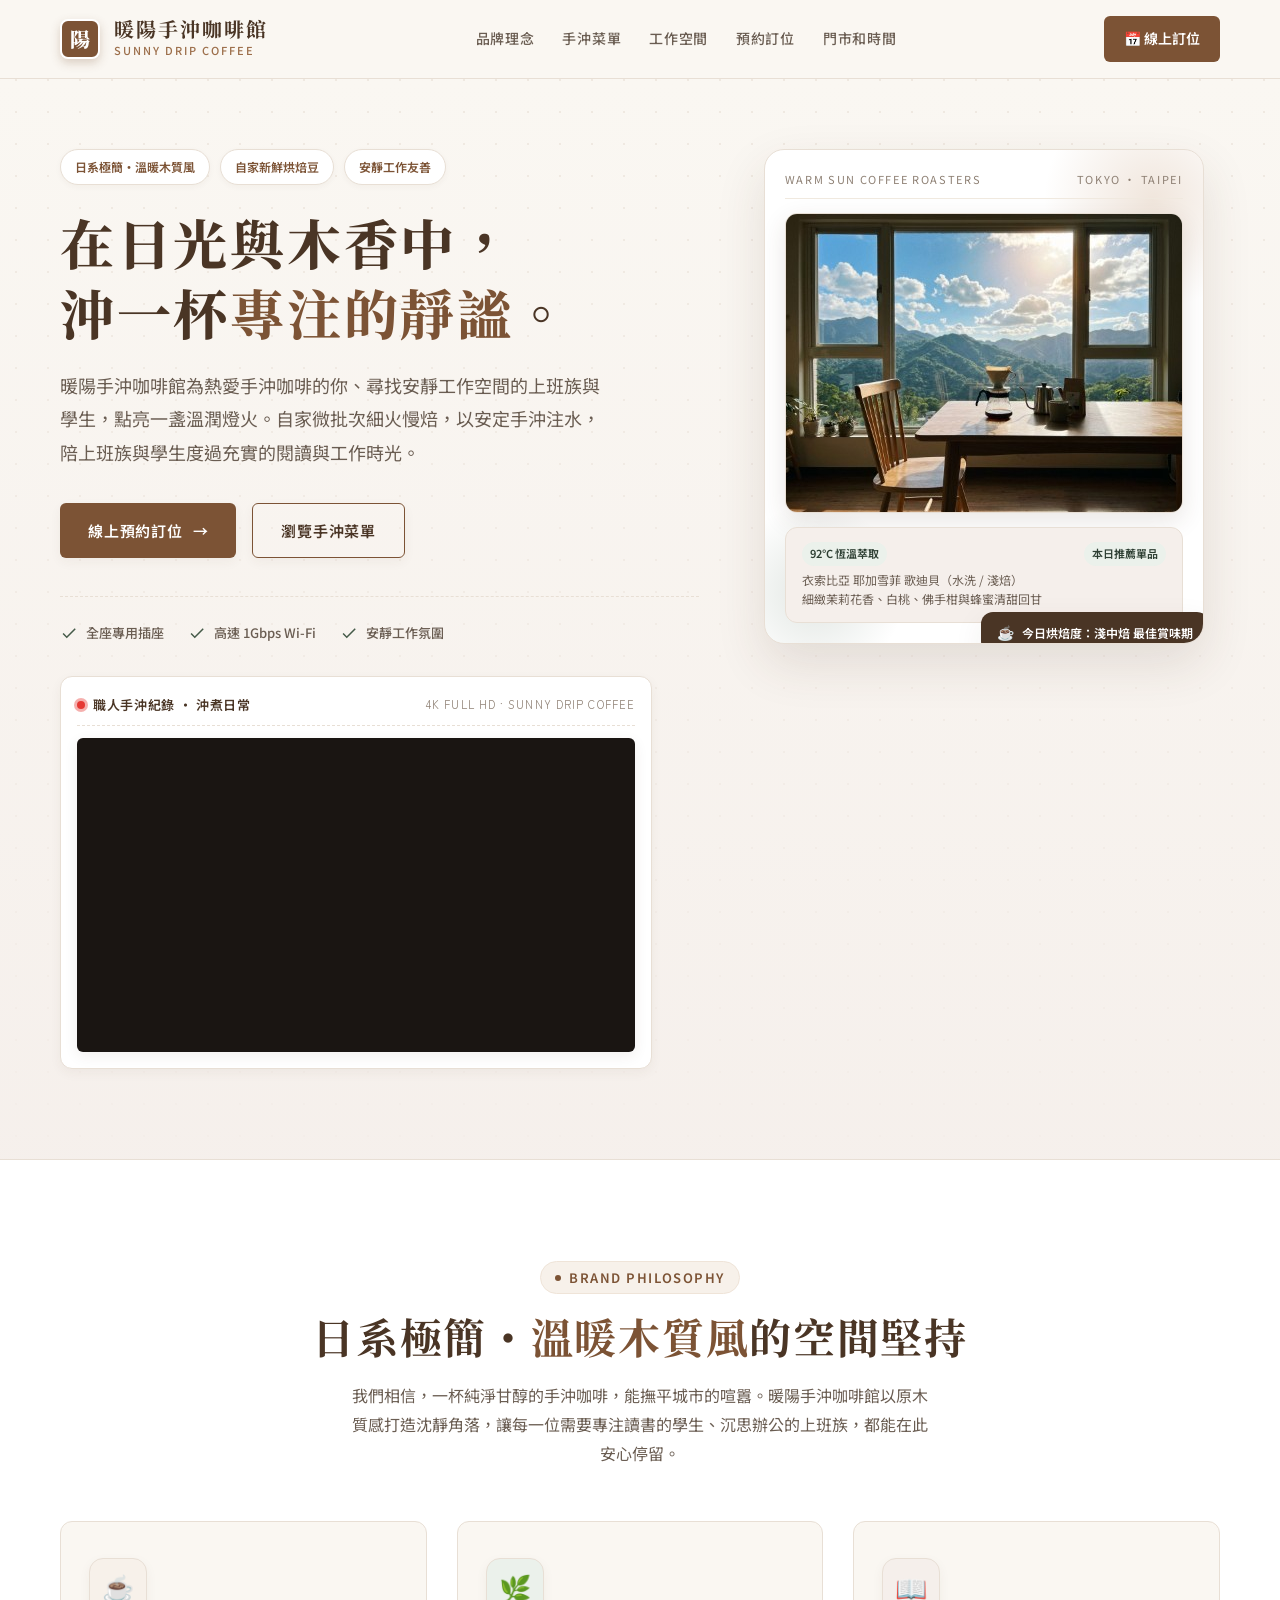
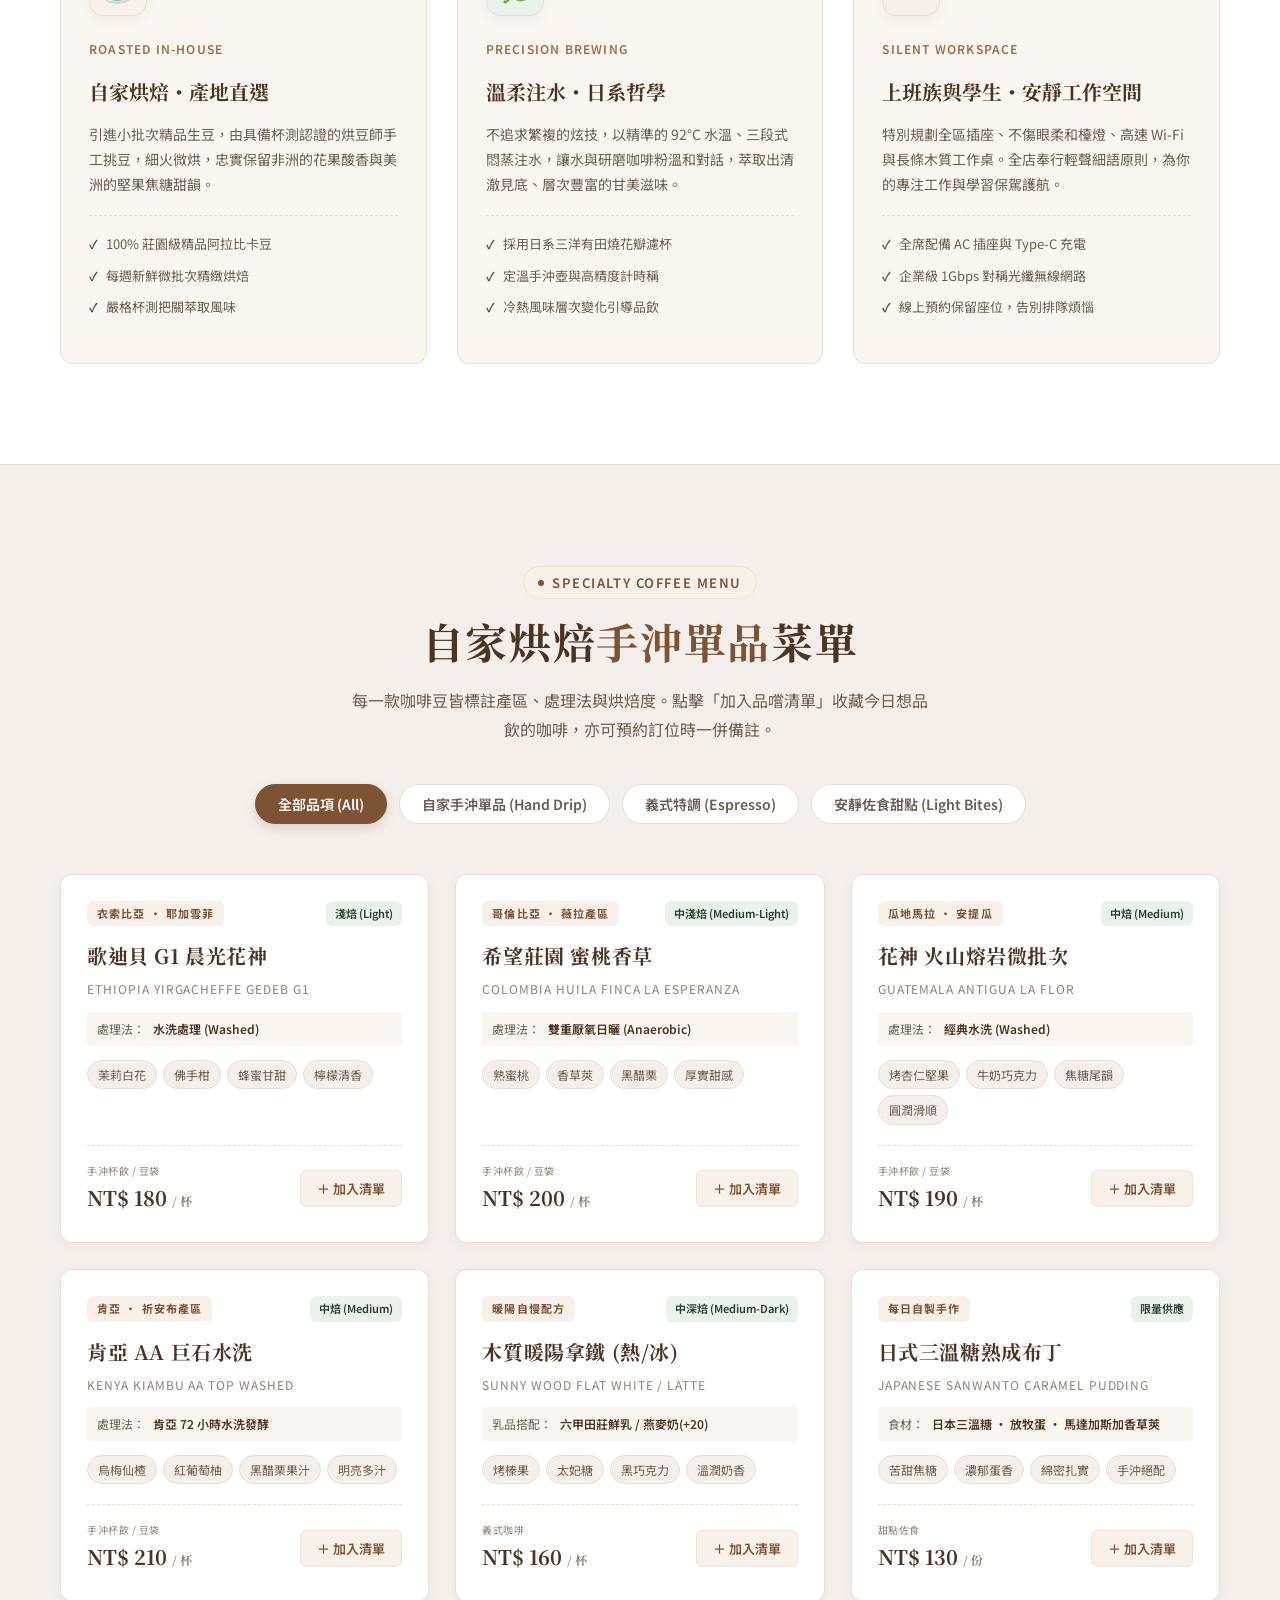
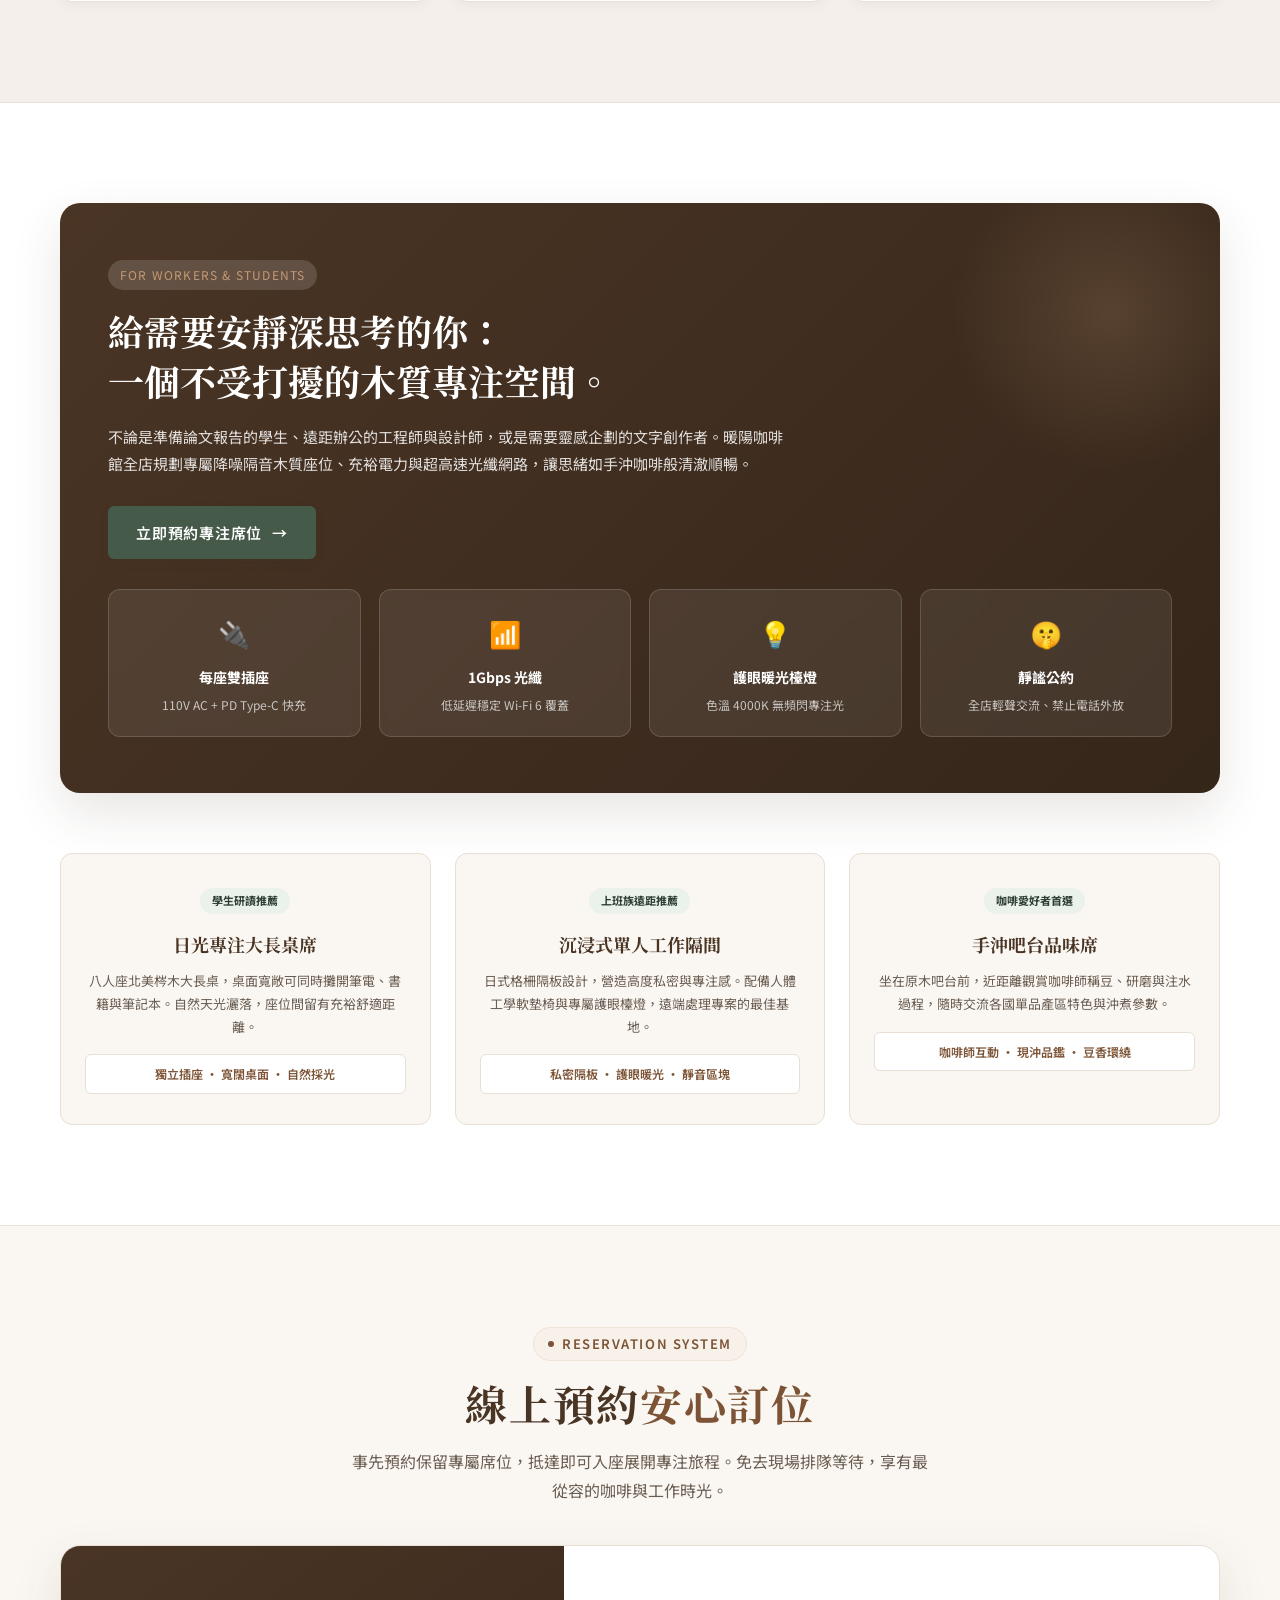
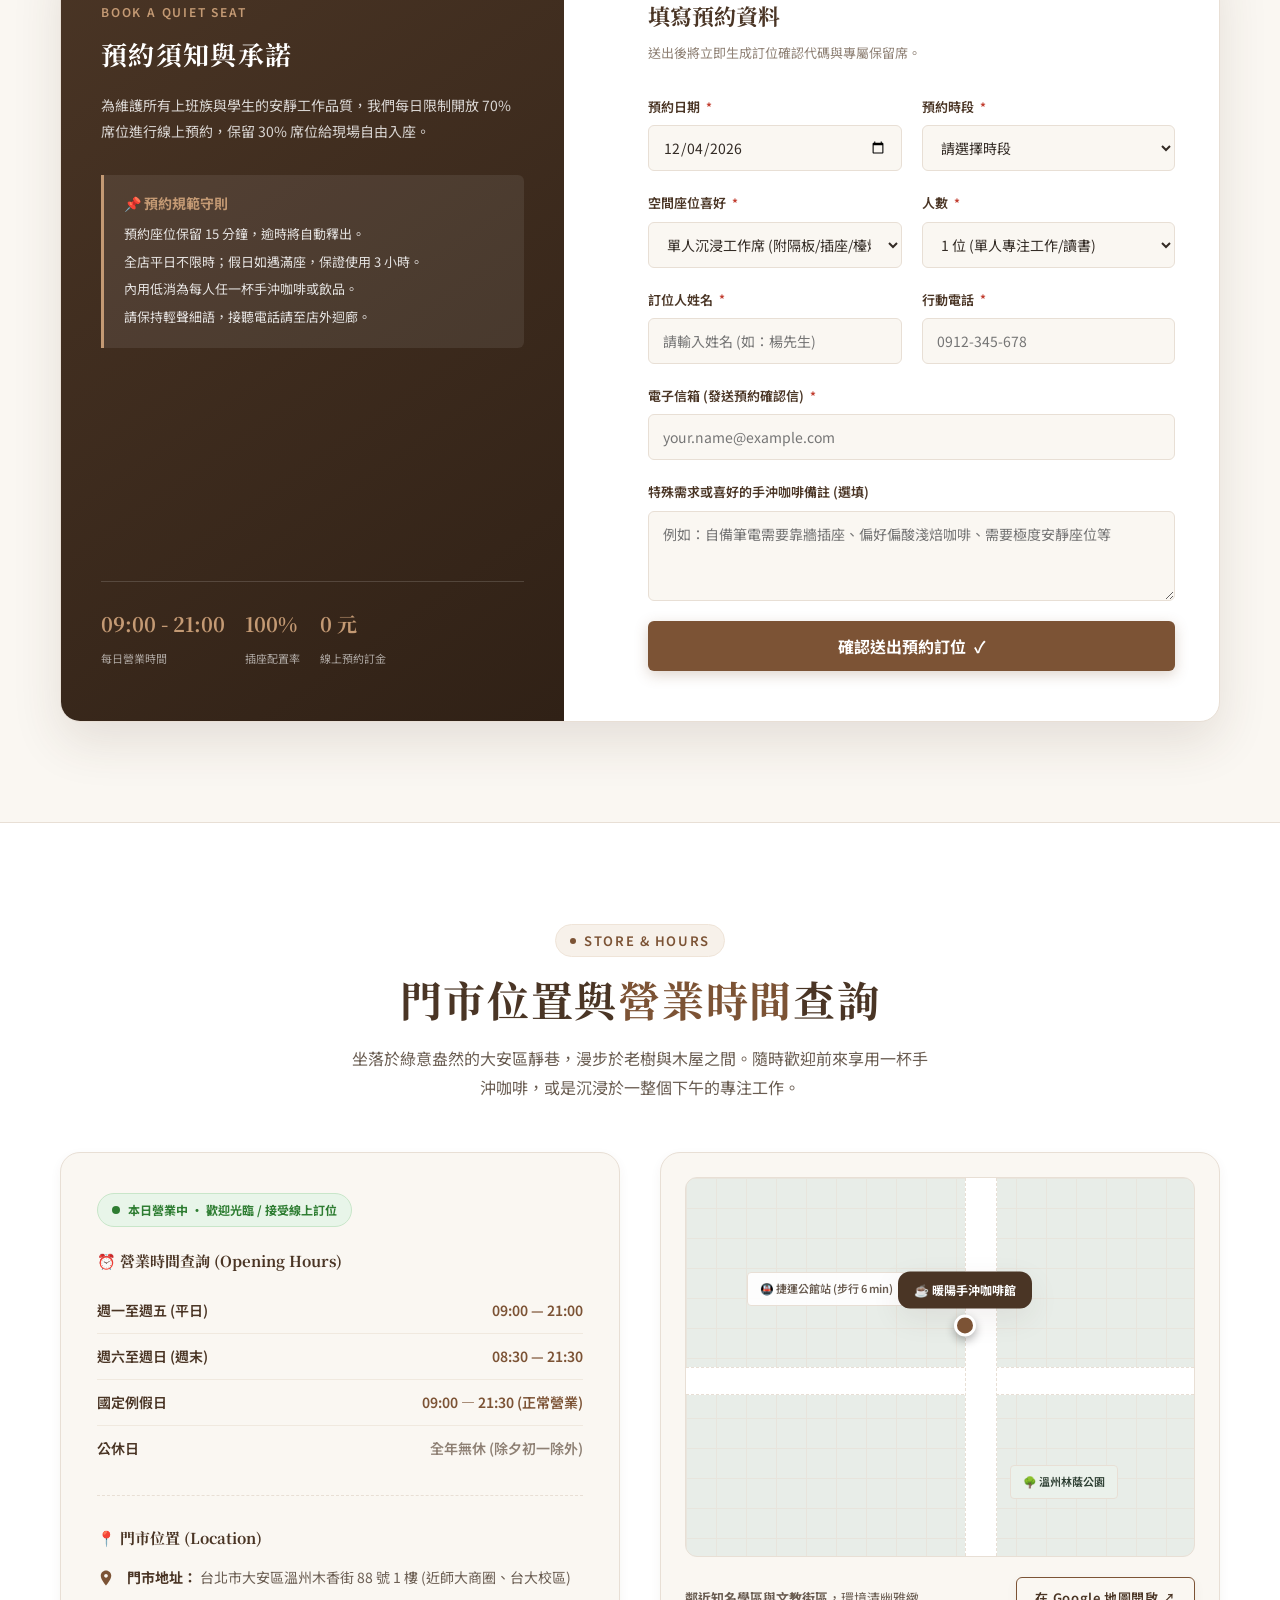
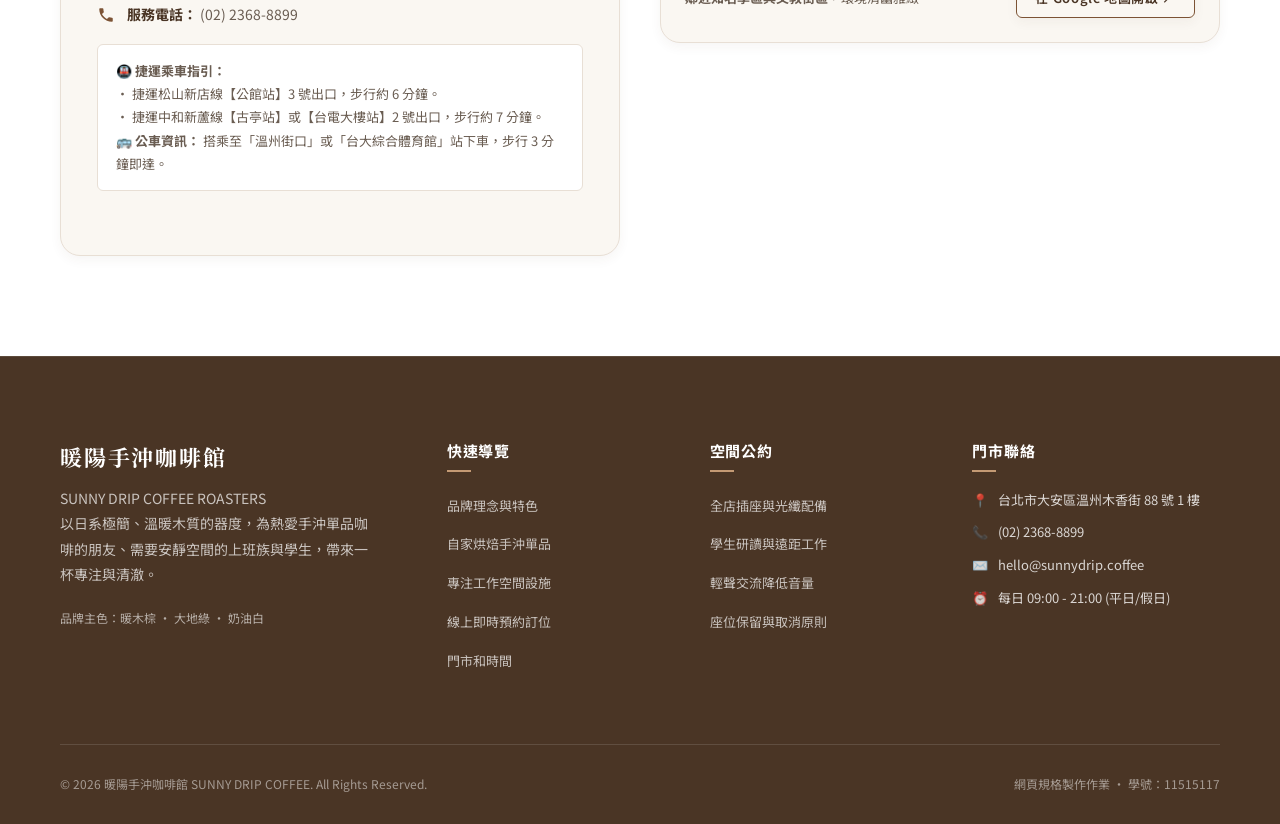
<file: onepage2/index.html>
<!DOCTYPE html>
<html lang="zh-Hant">
<head>
  <meta charset="UTF-8">
  <meta name="viewport" content="width=device-width, initial-scale=1.0">
  <meta name="description" content="暖陽手沖咖啡館｜自家烘焙手沖單品咖啡、日系極簡溫暖木質空間，專為喜愛手沖咖啡與尋找安靜工作空間的上班族與學生打造。提供線上預約訂位、咖啡菜單與門市營業時間查詢。">
  <title>暖陽手沖咖啡館 SUNNY DRIP COFFEE｜日系極簡・手沖自焙・安靜工作空間</title>
  <link rel="preconnect" href="https://fonts.googleapis.com">
  <link rel="preconnect" href="https://fonts.gstatic.com" crossorigin>
  <link href="https://fonts.googleapis.com/css2?family=Noto+Sans+TC:wght@300;400;500;600;700&family=Noto+Serif+TC:wght@400;500;600;700;900&family=Zen+Maru+Gothic:wght@400;500;700&display=swap" rel="stylesheet">
  <style>
    /* ----------------------------------------------------
       品牌色彩與變數系統 (Brand Identity System)
       暖木棕 (Warm Wood Brown)、大地綠 (Earth Green)、奶油白 (Cream White)
       ---------------------------------------------------- */
    :root {
      /* 奶油白主色調 (Cream White Palette) */
      --cream-bg: #FAF7F2;
      --cream-surface: #F5EFEB;
      --cream-card: #FFFFFF;
      --cream-border: #E8DFD5;
      --cream-border-subtle: #F0E9DF;

      /* 暖木棕色調 (Warm Wood Brown Palette) */
      --wood-deep: #4A3525;
      --wood-primary: #7C5335;
      --wood-medium: #9C6E4A;
      --wood-light: #C49A74;
      --wood-soft: #EFE4D8;
      --wood-tint: #F7F1EA;

      /* 大地綠色調 (Earth Green Palette) */
      --green-deep: #2D3E32;
      --green-primary: #455A48;
      --green-medium: #5B7560;
      --green-light: #8FA693;
      --green-soft: #EBF1EB;
      --green-tint: #F4F7F4;

      /* 文字與中性色 */
      --text-main: #332B25;
      --text-secondary: #6A5D52;
      --text-muted: #8E8074;
      --text-white: #FFFFFF;

      /* 陰影與圓角 */
      --shadow-sm: 0 4px 12px rgba(74, 53, 37, 0.05);
      --shadow-md: 0 10px 30px rgba(74, 53, 37, 0.08);
      --shadow-lg: 0 20px 50px rgba(74, 53, 37, 0.12);
      --radius-sm: 6px;
      --radius-md: 12px;
      --radius-lg: 20px;
      --radius-full: 9999px;

      /* 轉場動畫 */
      --transition: all 0.28s cubic-bezier(0.4, 0, 0.2, 1);
    }

    /* 基礎重設 */
    *, *::before, *::after {
      box-sizing: border-box;
      margin: 0;
      padding: 0;
    }

    html {
      scroll-behavior: smooth;
      font-size: 16px;
    }

    body {
      background-color: var(--cream-bg);
      color: var(--text-main);
      font-family: "Noto Sans TC", sans-serif;
      font-weight: 400;
      line-height: 1.8;
      -webkit-font-smoothing: antialiased;
      overflow-x: hidden;
      background-image: radial-gradient(var(--cream-border) 0.75px, transparent 0.75px);
      background-size: 32px 32px;
      background-position: 0 0;
    }

    img {
      max-width: 100%;
      height: auto;
      display: block;
    }

    a {
      color: inherit;
      text-decoration: none;
      transition: var(--transition);
    }

    button, input, select, textarea {
      font-family: inherit;
      font-size: inherit;
      color: inherit;
    }

    button {
      cursor: pointer;
      border: none;
      background: none;
    }

    ul, ol {
      list-style: none;
    }

    .container {
      width: min(1160px, calc(100% - 48px));
      margin: 0 auto;
    }

    .serif {
      font-family: "Noto Serif TC", serif;
    }

    .maru {
      font-family: "Zen Maru Gothic", sans-serif;
    }

    /* ----------------------------------------------------
       共用組件 (Shared Components)
       ---------------------------------------------------- */
    .section-tag {
      display: inline-flex;
      align-items: center;
      gap: 8px;
      padding: 4px 14px;
      background: var(--wood-tint);
      border: 1px solid var(--wood-soft);
      border-radius: var(--radius-full);
      color: var(--wood-primary);
      font-size: 13px;
      font-weight: 600;
      letter-spacing: 0.12em;
      margin-bottom: 14px;
      text-transform: uppercase;
    }

    .section-tag::before {
      content: "";
      width: 6px;
      height: 6px;
      border-radius: 50%;
      background: var(--wood-primary);
    }

    .section-title {
      font-size: clamp(28px, 3.8vw, 42px);
      font-weight: 700;
      line-height: 1.35;
      color: var(--wood-deep);
      letter-spacing: 0.04em;
      margin-bottom: 16px;
    }

    .section-title em {
      font-style: normal;
      color: var(--wood-primary);
      position: relative;
      display: inline-block;
    }

    .section-title em::after {
      content: "";
      position: absolute;
      left: 0;
      bottom: 2px;
      width: 100%;
      height: 4px;
      background: var(--wood-soft);
      z-index: -1;
      border-radius: 2px;
    }

    .section-desc {
      color: var(--text-secondary);
      font-size: 16px;
      max-width: 580px;
      margin: 0 auto;
      line-height: 1.8;
    }

    .text-center {
      text-align: center;
    }

    .btn {
      display: inline-flex;
      align-items: center;
      justify-content: center;
      gap: 10px;
      padding: 13px 28px;
      border-radius: var(--radius-sm);
      font-size: 15px;
      font-weight: 600;
      letter-spacing: 0.05em;
      transition: var(--transition);
      box-shadow: var(--shadow-sm);
      position: relative;
      overflow: hidden;
    }

    .btn:hover {
      transform: translateY(-2px);
      box-shadow: var(--shadow-md);
    }

    .btn-wood {
      background: var(--wood-primary);
      color: var(--text-white);
    }

    .btn-wood:hover {
      background: var(--wood-deep);
    }

    .btn-green {
      background: var(--green-primary);
      color: var(--text-white);
    }

    .btn-green:hover {
      background: var(--green-deep);
    }

    .btn-outline-wood {
      background: transparent;
      color: var(--wood-deep);
      border: 1.5px solid var(--wood-primary);
    }

    .btn-outline-wood:hover {
      background: var(--wood-tint);
    }

    /* ----------------------------------------------------
       導覽列 (Header & Navigation)
       ---------------------------------------------------- */
    .site-header {
      position: sticky;
      top: 0;
      z-index: 100;
      background: rgba(250, 247, 242, 0.94);
      backdrop-filter: blur(12px);
      border-bottom: 1px solid var(--cream-border);
      transition: var(--transition);
    }

    .header-inner {
      display: flex;
      align-items: center;
      justify-content: space-between;
      height: 78px;
    }

    .brand-logo {
      display: flex;
      align-items: center;
      gap: 14px;
    }

    .brand-hanko {
      width: 40px;
      height: 40px;
      background: var(--wood-primary);
      color: #FFF;
      border-radius: 8px;
      display: grid;
      place-items: center;
      font-family: "Noto Serif TC", serif;
      font-weight: 900;
      font-size: 20px;
      box-shadow: 0 4px 10px rgba(124, 83, 53, 0.25);
      border: 2px solid #FFF;
    }

    .brand-names {
      display: flex;
      flex-direction: column;
    }

    .brand-title {
      font-family: "Noto Serif TC", serif;
      font-size: 20px;
      font-weight: 700;
      color: var(--wood-deep);
      letter-spacing: 0.1em;
      line-height: 1.2;
    }

    .brand-sub {
      font-size: 11px;
      letter-spacing: 0.18em;
      color: var(--wood-medium);
      font-weight: 500;
      text-transform: uppercase;
    }

    .nav-menu {
      display: flex;
      align-items: center;
      gap: 28px;
    }

    .nav-link {
      font-size: 14px;
      font-weight: 500;
      color: var(--text-secondary);
      letter-spacing: 0.05em;
      position: relative;
      padding: 6px 0;
    }

    .nav-link::after {
      content: "";
      position: absolute;
      bottom: 0;
      left: 0;
      width: 0%;
      height: 2px;
      background: var(--wood-primary);
      transition: var(--transition);
      border-radius: 2px;
    }

    .nav-link:hover {
      color: var(--wood-deep);
    }

    .nav-link:hover::after {
      width: 100%;
    }

    .header-actions {
      display: flex;
      align-items: center;
      gap: 14px;
    }

    .nav-reserve-btn {
      padding: 10px 20px;
      font-size: 14px;
      background: var(--wood-primary);
      color: #FFF;
      border-radius: var(--radius-sm);
      font-weight: 600;
      display: inline-flex;
      align-items: center;
      gap: 6px;
      transition: var(--transition);
    }

    .nav-reserve-btn:hover {
      background: var(--wood-deep);
    }

    .menu-toggle {
      display: none;
      width: 40px;
      height: 40px;
      flex-direction: column;
      justify-content: center;
      align-items: center;
      gap: 6px;
    }

    .menu-toggle span {
      display: block;
      width: 22px;
      height: 2px;
      background: var(--wood-deep);
      transition: var(--transition);
      border-radius: 2px;
    }

    /* ----------------------------------------------------
       Hero 主視覺區域 (日系極簡、溫暖木質風)
       ---------------------------------------------------- */
    .hero-section {
      position: relative;
      padding: 70px 0 90px;
      overflow: hidden;
      background: linear-gradient(180deg, rgba(250, 247, 242, 0.4) 0%, rgba(245, 239, 235, 0.9) 100%);
      border-bottom: 1px solid var(--cream-border);
    }

    .hero-grid {
      display: grid;
      grid-template-columns: 1.15fr 0.85fr;
      gap: 48px;
      align-items: start;
    }

    .hero-badge-group {
      display: flex;
      flex-wrap: wrap;
      gap: 10px;
      margin-bottom: 22px;
    }

    .hero-pill {
      display: inline-flex;
      align-items: center;
      gap: 6px;
      padding: 6px 14px;
      background: #FFF;
      border: 1px solid var(--cream-border);
      border-radius: var(--radius-full);
      font-size: 12px;
      color: var(--wood-primary);
      font-weight: 600;
      box-shadow: 0 2px 6px rgba(74, 53, 37, 0.04);
    }

    .hero-title {
      font-size: clamp(34px, 4.6vw, 54px);
      line-height: 1.3;
      font-weight: 800;
      color: var(--wood-deep);
      letter-spacing: 0.05em;
      margin-bottom: 22px;
    }

    .hero-title .highlight {
      color: var(--wood-primary);
      position: relative;
      display: inline-block;
    }

    .hero-subtitle {
      font-size: clamp(16px, 1.8vw, 18px);
      line-height: 1.85;
      color: var(--text-secondary);
      margin-bottom: 34px;
      max-width: 540px;
    }

    .hero-cta-group {
      display: flex;
      flex-wrap: wrap;
      gap: 16px;
      margin-bottom: 38px;
    }

    .hero-features-bar {
      display: flex;
      align-items: center;
      gap: 24px;
      padding-top: 24px;
      border-top: 1px dashed var(--cream-border);
    }

    .hero-feature-item {
      display: flex;
      align-items: center;
      gap: 8px;
      font-size: 13px;
      color: var(--text-secondary);
      font-weight: 500;
    }

    .hero-feature-item svg {
      width: 18px;
      height: 18px;
      fill: var(--green-primary);
    }

    /* Hero 左側崁入影片 (依據 onepage2.md 規格：寬 560px，高 315px，YouTube 編號：hMOYa4EBntI) */
    .hero-video-box {
      margin-top: 32px;
      background: #FFFFFF;
      border: 1px solid var(--cream-border);
      border-radius: var(--radius-md);
      padding: 16px;
      box-shadow: var(--shadow-sm);
      transition: var(--transition);
      max-width: 592px;
    }

    .hero-video-box:hover {
      box-shadow: var(--shadow-md);
      border-color: var(--wood-light);
    }

    .hero-video-header {
      display: flex;
      align-items: center;
      justify-content: space-between;
      margin-bottom: 12px;
      padding-bottom: 8px;
      border-bottom: 1px dashed var(--cream-border);
    }

    .hero-video-title-wrap {
      display: flex;
      align-items: center;
      gap: 8px;
      font-size: 13px;
      font-weight: 600;
      color: var(--wood-deep);
      letter-spacing: 0.05em;
    }

    .hero-video-pulse {
      width: 8px;
      height: 8px;
      border-radius: 50%;
      background: #E53935;
      position: relative;
      display: inline-block;
    }

    .hero-video-pulse::after {
      content: "";
      position: absolute;
      top: -3px;
      left: -3px;
      width: 14px;
      height: 14px;
      border-radius: 50%;
      background: rgba(229, 57, 53, 0.4);
      animation: pulse-ring 2s infinite;
    }

    @keyframes pulse-ring {
      0% { transform: scale(0.6); opacity: 1; }
      100% { transform: scale(1.5); opacity: 0; }
    }

    .hero-video-sub {
      font-size: 11px;
      color: var(--text-muted);
      letter-spacing: 0.1em;
      font-family: "Zen Maru Gothic", sans-serif;
    }

    .hero-video-frame {
      position: relative;
      width: 100%;
      max-width: 560px;
      aspect-ratio: 16 / 9;
      border-radius: var(--radius-sm);
      overflow: hidden;
      background: #1A1512;
      box-shadow: 0 4px 14px rgba(74, 53, 37, 0.08);
      margin: 0 auto;
    }

    .hero-video-frame iframe {
      position: absolute;
      top: 0;
      left: 0;
      width: 100%;
      height: 100%;
      border: 0;
    }

    /* Hero 右側圖片卡片 (規格：寬400px，高300px，使用既有圖片) */
    .hero-artwork {
      position: relative;
      display: grid;
      place-items: center;
    }

    .wood-card-frame {
      width: 100%;
      max-width: 440px;
      background: #FFF;
      border-radius: var(--radius-lg);
      border: 1px solid var(--cream-border);
      box-shadow: var(--shadow-lg);
      padding: 20px;
      position: relative;
      display: flex;
      flex-direction: column;
      gap: 14px;
      overflow: hidden;
    }

    .wood-card-frame::before {
      content: "";
      position: absolute;
      top: -60px;
      right: -60px;
      width: 220px;
      height: 220px;
      background: radial-gradient(circle, rgba(196, 154, 116, 0.25) 0%, transparent 70%);
      border-radius: 50%;
      pointer-events: none;
    }

    .wood-card-frame::after {
      content: "";
      position: absolute;
      bottom: -40px;
      left: -40px;
      width: 180px;
      height: 180px;
      background: radial-gradient(circle, rgba(91, 117, 96, 0.18) 0%, transparent 70%);
      border-radius: 50%;
      pointer-events: none;
    }

    .art-top-tag {
      display: flex;
      justify-content: space-between;
      align-items: center;
      font-size: 11px;
      letter-spacing: 0.15em;
      color: var(--text-muted);
      border-bottom: 1px solid var(--cream-border-subtle);
      padding-bottom: 8px;
      position: relative;
      z-index: 2;
    }

    .hero-photo-wrap {
      position: relative;
      z-index: 2;
      width: 100%;
      max-width: 400px;
      height: 300px;
      margin: 0 auto;
      border-radius: var(--radius-md);
      overflow: hidden;
      box-shadow: 0 8px 24px rgba(74, 53, 37, 0.12);
      border: 1px solid var(--cream-border);
      background: var(--cream-surface);
    }

    .hero-photo {
      width: 400px;
      height: 300px;
      max-width: 100%;
      object-fit: cover;
      display: block;
      transition: transform 0.4s ease;
    }

    .hero-photo:hover {
      transform: scale(1.03);
    }

    .art-bottom-desc {
      position: relative;
      z-index: 2;
      background: var(--cream-surface);
      padding: 14px 16px;
      border-radius: var(--radius-md);
      border: 1px solid var(--cream-border);
    }

    .art-bottom-title {
      font-size: 14px;
      font-weight: 700;
      color: var(--wood-deep);
      margin-bottom: 4px;
      display: flex;
      align-items: center;
      justify-content: space-between;
    }

    .art-bottom-title span {
      font-size: 11px;
      padding: 2px 8px;
      background: var(--green-soft);
      color: var(--green-deep);
      border-radius: var(--radius-full);
      font-weight: 600;
    }

    .art-bottom-p {
      font-size: 12px;
      color: var(--text-secondary);
      line-height: 1.6;
    }

    .floating-note {
      position: absolute;
      bottom: -10px;
      right: -6px;
      background: var(--wood-deep);
      color: #FFF;
      padding: 8px 16px;
      border-radius: var(--radius-md);
      font-size: 12px;
      font-weight: 600;
      box-shadow: var(--shadow-md);
      display: flex;
      align-items: center;
      gap: 8px;
      z-index: 5;
    }

    .floating-note::before {
      content: "☕";
      font-size: 14px;
    }

    /* ----------------------------------------------------
       品牌特色與理念 (Brand Philosophy & Audience)
       ---------------------------------------------------- */
    .about-section {
      padding: 100px 0;
      background: #FFF;
    }

    .about-grid {
      display: grid;
      grid-template-columns: repeat(3, 1fr);
      gap: 30px;
      margin-top: 54px;
    }

    .about-card {
      background: var(--cream-bg);
      border: 1px solid var(--cream-border);
      border-radius: var(--radius-md);
      padding: 36px 28px;
      transition: var(--transition);
      position: relative;
    }

    .about-card:hover {
      transform: translateY(-5px);
      box-shadow: var(--shadow-md);
      border-color: var(--wood-light);
    }

    .about-icon {
      width: 58px;
      height: 58px;
      border-radius: 14px;
      display: grid;
      place-items: center;
      margin-bottom: 22px;
      font-size: 26px;
      background: #FFF;
      border: 1px solid var(--cream-border);
      box-shadow: var(--shadow-sm);
    }

    .about-card:nth-child(1) .about-icon {
      color: var(--wood-primary);
      background: var(--wood-tint);
    }

    .about-card:nth-child(2) .about-icon {
      color: var(--green-primary);
      background: var(--green-soft);
    }

    .about-card:nth-child(3) .about-icon {
      color: var(--wood-deep);
      background: var(--cream-surface);
    }

    .about-card-title {
      font-size: 20px;
      font-weight: 700;
      color: var(--wood-deep);
      margin-bottom: 12px;
    }

    .about-card-sub {
      font-size: 12px;
      letter-spacing: 0.1em;
      color: var(--wood-medium);
      margin-bottom: 14px;
      display: block;
      font-weight: 600;
    }

    .about-card-desc {
      font-size: 14px;
      color: var(--text-secondary);
      line-height: 1.8;
      margin-bottom: 18px;
    }

    .about-card-list {
      border-top: 1px dashed var(--cream-border);
      padding-top: 16px;
    }

    .about-card-list li {
      display: flex;
      align-items: center;
      gap: 8px;
      font-size: 13px;
      color: var(--text-secondary);
      margin-bottom: 8px;
    }

    .about-card-list li::before {
      content: "✓";
      color: var(--green-primary);
      font-weight: 700;
      font-size: 12px;
    }

    /* ----------------------------------------------------
       咖啡菜單展示 (Coffee Menu Showcase)
       ---------------------------------------------------- */
    .menu-section {
      padding: 100px 0;
      background: var(--cream-surface);
      border-top: 1px solid var(--cream-border);
      border-bottom: 1px solid var(--cream-border);
    }

    .menu-filter-bar {
      display: flex;
      justify-content: center;
      gap: 12px;
      flex-wrap: wrap;
      margin: 40px 0 50px;
    }

    .filter-btn {
      padding: 9px 22px;
      background: #FFF;
      border: 1px solid var(--cream-border);
      border-radius: var(--radius-full);
      font-size: 14px;
      font-weight: 600;
      color: var(--text-secondary);
      transition: var(--transition);
    }

    .filter-btn:hover {
      border-color: var(--wood-primary);
      color: var(--wood-primary);
    }

    .filter-btn.active {
      background: var(--wood-primary);
      color: #FFF;
      border-color: var(--wood-primary);
      box-shadow: 0 4px 12px rgba(124, 83, 53, 0.2);
    }

    .menu-grid {
      display: grid;
      grid-template-columns: repeat(3, 1fr);
      gap: 26px;
    }

    .menu-card {
      background: #FFF;
      border: 1px solid var(--cream-border);
      border-radius: var(--radius-md);
      padding: 26px;
      display: flex;
      flex-direction: column;
      justify-content: space-between;
      transition: var(--transition);
      box-shadow: var(--shadow-sm);
      position: relative;
    }

    .menu-card:hover {
      transform: translateY(-4px);
      box-shadow: var(--shadow-md);
      border-color: var(--wood-light);
    }

    .menu-header {
      display: flex;
      justify-content: space-between;
      align-items: flex-start;
      margin-bottom: 12px;
    }

    .menu-origin-tag {
      font-size: 11px;
      font-weight: 700;
      letter-spacing: 0.1em;
      color: var(--wood-primary);
      background: var(--wood-tint);
      padding: 3px 10px;
      border-radius: var(--radius-sm);
    }

    .menu-roast-badge {
      font-size: 11px;
      font-weight: 600;
      color: var(--green-deep);
      background: var(--green-soft);
      padding: 3px 9px;
      border-radius: var(--radius-sm);
    }

    .menu-name {
      font-size: 20px;
      font-weight: 700;
      color: var(--wood-deep);
      margin-bottom: 4px;
      letter-spacing: 0.03em;
    }

    .menu-en-name {
      font-size: 12px;
      color: var(--text-muted);
      letter-spacing: 0.08em;
      margin-bottom: 12px;
      text-transform: uppercase;
    }

    .menu-process {
      display: flex;
      align-items: center;
      gap: 8px;
      font-size: 12px;
      color: var(--text-secondary);
      margin-bottom: 14px;
      background: var(--cream-bg);
      padding: 6px 10px;
      border-radius: 4px;
    }

    .menu-process span {
      font-weight: 600;
      color: var(--wood-deep);
    }

    .flavor-pills {
      display: flex;
      flex-wrap: wrap;
      gap: 6px;
      margin-bottom: 20px;
    }

    .flavor-pill {
      font-size: 12px;
      background: var(--cream-surface);
      color: var(--text-secondary);
      padding: 3px 10px;
      border-radius: var(--radius-full);
      border: 1px solid var(--cream-border);
    }

    .menu-footer {
      display: flex;
      align-items: center;
      justify-content: space-between;
      border-top: 1px dashed var(--cream-border);
      padding-top: 16px;
      margin-top: auto;
    }

    .menu-price {
      display: flex;
      flex-direction: column;
    }

    .price-label {
      font-size: 10px;
      color: var(--text-muted);
      letter-spacing: 0.05em;
    }

    .price-value {
      font-size: 20px;
      font-weight: 700;
      color: var(--wood-deep);
      font-family: "Noto Serif TC", serif;
    }

    .menu-add-btn {
      padding: 8px 16px;
      font-size: 13px;
      font-weight: 600;
      background: var(--wood-tint);
      color: var(--wood-primary);
      border: 1px solid var(--wood-soft);
      border-radius: var(--radius-sm);
      transition: var(--transition);
      display: inline-flex;
      align-items: center;
      gap: 4px;
    }

    .menu-add-btn:hover {
      background: var(--wood-primary);
      color: #FFF;
      border-color: var(--wood-primary);
    }

    /* ----------------------------------------------------
       工作空間設施特色 (Workspace Experience)
       ---------------------------------------------------- */
    .workspace-section {
      padding: 100px 0;
      background: #FFF;
    }

    .workspace-banner {
      background: linear-gradient(135deg, var(--wood-deep) 0%, #35261A 100%);
      border-radius: var(--radius-lg);
      color: #FFF;
      padding: 56px 48px;
      position: relative;
      overflow: hidden;
      box-shadow: var(--shadow-lg);
      margin-bottom: 60px;
    }

    .workspace-banner::after {
      content: "";
      position: absolute;
      top: -50px;
      right: -50px;
      width: 320px;
      height: 320px;
      background: radial-gradient(circle, rgba(196, 154, 116, 0.2) 0%, transparent 70%);
      border-radius: 50%;
    }

    .workspace-banner-content {
      position: relative;
      z-index: 2;
      max-width: 680px;
    }

    .workspace-tag {
      display: inline-flex;
      align-items: center;
      gap: 6px;
      padding: 4px 12px;
      background: rgba(255, 255, 255, 0.15);
      backdrop-filter: blur(4px);
      border-radius: var(--radius-full);
      font-size: 12px;
      color: var(--wood-light);
      margin-bottom: 16px;
      letter-spacing: 0.1em;
    }

    .workspace-banner-title {
      font-size: clamp(26px, 3.2vw, 36px);
      font-weight: 700;
      line-height: 1.4;
      margin-bottom: 16px;
      color: #FFF;
    }

    .workspace-banner-desc {
      font-size: 15px;
      line-height: 1.85;
      color: rgba(255, 255, 255, 0.85);
      margin-bottom: 28px;
    }

    .workspace-perks-grid {
      display: grid;
      grid-template-columns: repeat(4, 1fr);
      gap: 18px;
      margin-top: 30px;
    }

    .perk-box {
      background: rgba(255, 255, 255, 0.08);
      border: 1px solid rgba(255, 255, 255, 0.15);
      border-radius: var(--radius-md);
      padding: 20px;
      text-align: center;
      backdrop-filter: blur(4px);
    }

    .perk-icon {
      font-size: 26px;
      margin-bottom: 8px;
    }

    .perk-title {
      font-size: 14px;
      font-weight: 700;
      color: #FFF;
      margin-bottom: 4px;
    }

    .perk-sub {
      font-size: 12px;
      color: rgba(255, 255, 255, 0.7);
    }

    .zones-grid {
      display: grid;
      grid-template-columns: repeat(3, 1fr);
      gap: 24px;
    }

    .zone-card {
      background: var(--cream-bg);
      border: 1px solid var(--cream-border);
      border-radius: var(--radius-md);
      padding: 30px 24px;
      text-align: center;
      transition: var(--transition);
    }

    .zone-card:hover {
      transform: translateY(-4px);
      border-color: var(--wood-primary);
      box-shadow: var(--shadow-md);
    }

    .zone-pill {
      display: inline-block;
      font-size: 11px;
      font-weight: 700;
      color: var(--green-deep);
      background: var(--green-soft);
      padding: 3px 12px;
      border-radius: var(--radius-full);
      margin-bottom: 14px;
    }

    .zone-title {
      font-size: 18px;
      font-weight: 700;
      color: var(--wood-deep);
      margin-bottom: 10px;
    }

    .zone-desc {
      font-size: 13px;
      color: var(--text-secondary);
      line-height: 1.75;
      margin-bottom: 16px;
    }

    .zone-meta {
      font-size: 12px;
      color: var(--wood-primary);
      font-weight: 600;
      background: #FFF;
      padding: 8px;
      border-radius: var(--radius-sm);
      border: 1px solid var(--cream-border);
    }

    /* ----------------------------------------------------
       線上預約訂位系統 (Online Reservation System)
       ---------------------------------------------------- */
    .booking-section {
      padding: 100px 0;
      background: var(--cream-bg);
      border-top: 1px solid var(--cream-border);
    }

    .booking-wrapper {
      display: grid;
      grid-template-columns: 0.9fr 1.1fr;
      gap: 40px;
      background: #FFF;
      border: 1px solid var(--cream-border);
      border-radius: var(--radius-lg);
      box-shadow: var(--shadow-lg);
      overflow: hidden;
    }

    .booking-info-pane {
      background: linear-gradient(145deg, var(--wood-deep) 0%, #302116 100%);
      color: #FFF;
      padding: 50px 40px;
      display: flex;
      flex-direction: column;
      justify-content: space-between;
    }

    .booking-info-pane h3 {
      font-size: 26px;
      font-weight: 700;
      margin-bottom: 16px;
      letter-spacing: 0.05em;
    }

    .booking-info-pane p {
      color: rgba(255, 255, 255, 0.8);
      font-size: 14px;
      line-height: 1.85;
      margin-bottom: 30px;
    }

    .booking-rule-box {
      background: rgba(255, 255, 255, 0.08);
      border-left: 3px solid var(--wood-light);
      padding: 16px 20px;
      border-radius: 0 var(--radius-sm) var(--radius-sm) 0;
      margin-bottom: 30px;
    }

    .booking-rule-box h4 {
      font-size: 14px;
      color: var(--wood-light);
      margin-bottom: 6px;
      font-weight: 700;
    }

    .booking-rule-box ul {
      font-size: 13px;
      color: rgba(255, 255, 255, 0.85);
      line-height: 1.8;
    }

    .booking-rule-box li {
      margin-bottom: 4px;
    }

    .booking-stat-row {
      display: flex;
      gap: 20px;
      border-top: 1px solid rgba(255, 255, 255, 0.15);
      padding-top: 24px;
    }

    .stat-mini-item span {
      display: block;
      font-size: 20px;
      font-weight: 700;
      color: var(--wood-light);
      font-family: "Noto Serif TC", serif;
    }

    .stat-mini-item small {
      font-size: 11px;
      color: rgba(255, 255, 255, 0.6);
    }

    .booking-form-pane {
      padding: 50px 44px;
    }

    .booking-form-title {
      font-size: 22px;
      font-weight: 700;
      color: var(--wood-deep);
      margin-bottom: 6px;
    }

    .booking-form-sub {
      font-size: 13px;
      color: var(--text-muted);
      margin-bottom: 30px;
    }

    .form-grid {
      display: grid;
      grid-template-columns: 1fr 1fr;
      gap: 20px;
      margin-bottom: 20px;
    }

    .form-group {
      display: flex;
      flex-direction: column;
      gap: 7px;
    }

    .form-group.full-width {
      grid-column: span 2;
    }

    .form-label {
      font-size: 13px;
      font-weight: 600;
      color: var(--wood-deep);
      display: flex;
      align-items: center;
      gap: 6px;
    }

    .form-label .required {
      color: #C0392B;
      font-size: 12px;
    }

    .form-control {
      width: 100%;
      height: 46px;
      padding: 0 14px;
      background: var(--cream-bg);
      border: 1px solid var(--cream-border);
      border-radius: var(--radius-sm);
      font-size: 14px;
      color: var(--text-main);
      outline: none;
      transition: var(--transition);
    }

    .form-control:focus {
      border-color: var(--wood-primary);
      background: #FFF;
      box-shadow: 0 0 0 3px rgba(124, 83, 53, 0.15);
    }

    textarea.form-control {
      height: 90px;
      padding: 12px 14px;
      resize: vertical;
    }

    .submit-reserve-btn {
      width: 100%;
      height: 50px;
      background: var(--wood-primary);
      color: #FFF;
      font-size: 16px;
      font-weight: 700;
      border-radius: var(--radius-sm);
      margin-top: 10px;
      display: flex;
      align-items: center;
      justify-content: center;
      gap: 8px;
      transition: var(--transition);
      box-shadow: 0 4px 14px rgba(124, 83, 53, 0.25);
    }

    .submit-reserve-btn:hover {
      background: var(--wood-deep);
      transform: translateY(-2px);
    }

    /* ----------------------------------------------------
       門市位置與營業時間查詢 (Store Location & Hours)
       ---------------------------------------------------- */
    .store-section {
      padding: 100px 0;
      background: #FFF;
      border-top: 1px solid var(--cream-border);
    }

    .store-grid {
      display: grid;
      grid-template-columns: 1fr 1fr;
      gap: 40px;
      margin-top: 50px;
      align-items: start;
    }

    .store-card {
      background: var(--cream-bg);
      border: 1px solid var(--cream-border);
      border-radius: var(--radius-lg);
      padding: 40px 36px;
      box-shadow: var(--shadow-sm);
    }

    .store-status-badge {
      display: inline-flex;
      align-items: center;
      gap: 8px;
      padding: 5px 14px;
      background: #E8F5E9;
      color: #2E7D32;
      border-radius: var(--radius-full);
      font-size: 12px;
      font-weight: 700;
      margin-bottom: 20px;
      border: 1px solid #C8E6C9;
    }

    .status-dot {
      width: 8px;
      height: 8px;
      background: #2E7D32;
      border-radius: 50%;
      animation: pulse 2s infinite;
    }

    @keyframes pulse {
      0% { transform: scale(0.95); box-shadow: 0 0 0 0 rgba(46, 125, 50, 0.7); }
      70% { transform: scale(1); box-shadow: 0 0 0 8px rgba(46, 125, 50, 0); }
      100% { transform: scale(0.95); box-shadow: 0 0 0 0 rgba(46, 125, 50, 0); }
    }

    .store-hours-block {
      margin-bottom: 28px;
      border-bottom: 1px dashed var(--cream-border);
      padding-bottom: 24px;
    }

    .store-subtitle {
      font-size: 15px;
      font-weight: 700;
      color: var(--wood-deep);
      margin-bottom: 14px;
      display: flex;
      align-items: center;
      gap: 8px;
    }

    .hours-table {
      width: 100%;
      border-collapse: collapse;
      font-size: 14px;
    }

    .hours-table tr {
      border-bottom: 1px solid var(--cream-border-subtle);
    }

    .hours-table tr:last-child {
      border-bottom: none;
    }

    .hours-table td {
      padding: 10px 0;
      color: var(--text-secondary);
    }

    .hours-table td.day {
      font-weight: 600;
      color: var(--wood-deep);
      width: 45%;
    }

    .hours-table td.time {
      text-align: right;
      color: var(--wood-primary);
      font-weight: 600;
    }

    .store-location-block {
      margin-bottom: 24px;
    }

    .location-info-row {
      display: flex;
      align-items: flex-start;
      gap: 12px;
      font-size: 14px;
      color: var(--text-secondary);
      margin-bottom: 12px;
    }

    .location-info-row svg {
      width: 18px;
      height: 18px;
      fill: var(--wood-primary);
      flex-shrink: 0;
      margin-top: 4px;
    }

    .location-info-row strong {
      color: var(--wood-deep);
    }

    .transport-tips {
      background: #FFF;
      border: 1px solid var(--cream-border);
      border-radius: var(--radius-sm);
      padding: 14px 18px;
      font-size: 13px;
      color: var(--text-secondary);
      line-height: 1.8;
      margin-top: 16px;
    }

    /* 門市地圖可視化區域 */
    .store-map-card {
      background: var(--cream-bg);
      border: 1px solid var(--cream-border);
      border-radius: var(--radius-lg);
      padding: 24px;
      display: flex;
      flex-direction: column;
      gap: 20px;
      box-shadow: var(--shadow-sm);
    }

    .map-visual-box {
      width: 100%;
      height: 380px;
      background: #E8EDE8;
      border-radius: var(--radius-md);
      position: relative;
      overflow: hidden;
      border: 1px solid var(--cream-border);
      display: grid;
      place-items: center;
    }

    .map-grid-pattern {
      position: absolute;
      inset: 0;
      background-image: linear-gradient(var(--cream-border) 1px, transparent 1px),
                        linear-gradient(90deg, var(--cream-border) 1px, transparent 1px);
      background-size: 30px 30px;
      opacity: 0.6;
    }

    .map-road-h {
      position: absolute;
      top: 50%;
      left: 0;
      width: 100%;
      height: 28px;
      background: #FFF;
      border-top: 1px dashed var(--cream-border);
      border-bottom: 1px dashed var(--cream-border);
    }

    .map-road-v {
      position: absolute;
      top: 0;
      left: 55%;
      width: 32px;
      height: 100%;
      background: #FFF;
      border-left: 1px dashed var(--cream-border);
      border-right: 1px dashed var(--cream-border);
    }

    .map-pin {
      position: absolute;
      top: 42%;
      left: 55%;
      transform: translate(-50%, -100%);
      display: flex;
      flex-direction: column;
      align-items: center;
      z-index: 10;
    }

    .map-bubble {
      background: var(--wood-deep);
      color: #FFF;
      padding: 8px 16px;
      border-radius: var(--radius-md);
      font-size: 12px;
      font-weight: 700;
      white-space: nowrap;
      box-shadow: var(--shadow-md);
      margin-bottom: 6px;
      display: flex;
      align-items: center;
      gap: 6px;
    }

    .map-pointer {
      width: 22px;
      height: 22px;
      background: var(--wood-primary);
      border: 3px solid #FFF;
      border-radius: 50%;
      box-shadow: 0 4px 10px rgba(0,0,0,0.3);
      animation: bounce 1.8s infinite alternate;
    }

    @keyframes bounce {
      0% { transform: translateY(0); }
      100% { transform: translateY(-8px); }
    }

    .map-landmark {
      position: absolute;
      padding: 6px 12px;
      background: rgba(255, 255, 255, 0.9);
      border: 1px solid var(--cream-border);
      border-radius: 4px;
      font-size: 11px;
      font-weight: 600;
      color: var(--text-secondary);
    }

    .landmark-mrt {
      top: 25%;
      left: 12%;
    }

    .landmark-park {
      bottom: 15%;
      right: 15%;
      background: var(--green-soft);
      color: var(--green-deep);
    }

    .map-action-bar {
      display: flex;
      justify-content: space-between;
      align-items: center;
      flex-wrap: wrap;
      gap: 12px;
    }

    .map-action-text {
      font-size: 13px;
      color: var(--text-secondary);
    }

    /* ----------------------------------------------------
       頁尾 (Footer)
       ---------------------------------------------------- */
    .site-footer {
      background: var(--wood-deep);
      color: rgba(255, 255, 255, 0.8);
      padding: 80px 0 30px;
      border-top: 1px solid rgba(255, 255, 255, 0.1);
    }

    .footer-grid {
      display: grid;
      grid-template-columns: 1.4fr 0.9fr 0.9fr 1fr;
      gap: 40px;
      margin-bottom: 60px;
    }

    .footer-brand-title {
      font-family: "Noto Serif TC", serif;
      font-size: 22px;
      font-weight: 700;
      color: #FFF;
      margin-bottom: 10px;
      letter-spacing: 0.08em;
    }

    .footer-brand-desc {
      font-size: 14px;
      line-height: 1.8;
      color: rgba(255, 255, 255, 0.7);
      margin-bottom: 20px;
      max-width: 320px;
    }

    .footer-col-title {
      font-size: 15px;
      font-weight: 700;
      color: #FFF;
      margin-bottom: 18px;
      letter-spacing: 0.06em;
      position: relative;
      padding-bottom: 8px;
    }

    .footer-col-title::after {
      content: "";
      position: absolute;
      bottom: 0;
      left: 0;
      width: 24px;
      height: 2px;
      background: var(--wood-light);
    }

    .footer-links li {
      margin-bottom: 10px;
    }

    .footer-links a {
      font-size: 13px;
      color: rgba(255, 255, 255, 0.7);
      transition: var(--transition);
    }

    .footer-links a:hover {
      color: #FFF;
      padding-left: 4px;
    }

    .footer-contact-item {
      display: flex;
      align-items: flex-start;
      gap: 10px;
      font-size: 13px;
      margin-bottom: 12px;
      line-height: 1.6;
    }

    .footer-bottom {
      border-top: 1px solid rgba(255, 255, 255, 0.12);
      padding-top: 28px;
      display: flex;
      justify-content: space-between;
      align-items: center;
      font-size: 12px;
      color: rgba(255, 255, 255, 0.5);
      flex-wrap: wrap;
      gap: 12px;
    }

    /* ----------------------------------------------------
       通知彈窗 (Toast Notification & Confirmation Modal)
       ---------------------------------------------------- */
    .toast-msg {
      position: fixed;
      bottom: 30px;
      right: 30px;
      background: var(--wood-deep);
      color: #FFF;
      padding: 14px 24px;
      border-radius: var(--radius-md);
      box-shadow: var(--shadow-lg);
      font-size: 14px;
      display: flex;
      align-items: center;
      gap: 10px;
      z-index: 999;
      transform: translateY(100px);
      opacity: 0;
      transition: var(--transition);
      border-left: 4px solid var(--wood-light);
    }

    .toast-msg.show {
      transform: translateY(0);
      opacity: 1;
    }

    .modal-backdrop {
      position: fixed;
      inset: 0;
      background: rgba(0, 0, 0, 0.6);
      backdrop-filter: blur(4px);
      display: grid;
      place-items: center;
      z-index: 1000;
      opacity: 0;
      visibility: hidden;
      transition: var(--transition);
      padding: 20px;
    }

    .modal-backdrop.active {
      opacity: 1;
      visibility: visible;
    }

    .modal-box {
      background: #FFF;
      border-radius: var(--radius-lg);
      width: min(500px, 100%);
      padding: 36px 32px;
      box-shadow: var(--shadow-lg);
      text-align: center;
      transform: scale(0.92);
      transition: var(--transition);
      border: 1px solid var(--cream-border);
    }

    .modal-backdrop.active .modal-box {
      transform: scale(1);
    }

    .modal-icon {
      width: 64px;
      height: 64px;
      background: var(--green-soft);
      color: var(--green-deep);
      border-radius: 50%;
      display: grid;
      place-items: center;
      font-size: 30px;
      margin: 0 auto 18px;
    }

    .modal-title {
      font-size: 22px;
      font-weight: 700;
      color: var(--wood-deep);
      margin-bottom: 10px;
    }

    .modal-desc {
      font-size: 14px;
      color: var(--text-secondary);
      line-height: 1.7;
      margin-bottom: 24px;
    }

    .modal-receipt {
      background: var(--cream-bg);
      border: 1px solid var(--cream-border);
      border-radius: var(--radius-md);
      padding: 18px;
      text-align: left;
      font-size: 13px;
      margin-bottom: 24px;
      line-height: 1.8;
    }

    .modal-receipt-row {
      display: flex;
      justify-content: space-between;
      border-bottom: 1px dashed var(--cream-border);
      padding: 6px 0;
    }

    .modal-receipt-row:last-child {
      border-bottom: none;
    }

    .modal-close-btn {
      width: 100%;
      height: 46px;
      background: var(--wood-primary);
      color: #FFF;
      font-weight: 600;
      border-radius: var(--radius-sm);
      transition: var(--transition);
    }

    .modal-close-btn:hover {
      background: var(--wood-deep);
    }

    /* ----------------------------------------------------
       響應式設計 (Responsive Design)
       ---------------------------------------------------- */
    @media (max-width: 992px) {
      .hero-grid {
        grid-template-columns: 1fr;
        gap: 40px;
      }
      .wood-card-frame {
        max-width: 480px;
        margin: 0 auto;
      }
      .about-grid, .menu-grid, .zones-grid {
        grid-template-columns: repeat(2, 1fr);
      }
      .workspace-perks-grid {
        grid-template-columns: repeat(2, 1fr);
      }
      .booking-wrapper {
        grid-template-columns: 1fr;
      }
      .store-grid {
        grid-template-columns: 1fr;
      }
      .footer-grid {
        grid-template-columns: repeat(2, 1fr);
      }
    }

    @media (max-width: 768px) {
      .nav-menu {
        position: fixed;
        top: 78px;
        left: 0;
        right: 0;
        background: #FAF7F2;
        flex-direction: column;
        padding: 24px;
        gap: 18px;
        border-bottom: 1px solid var(--cream-border);
        box-shadow: var(--shadow-md);
        display: none;
      }
      .nav-menu.open {
        display: flex;
      }
      .menu-toggle {
        display: flex;
      }
      .nav-reserve-btn {
        display: none;
      }
      .hero-photo-wrap {
        height: 240px;
      }
      .hero-photo {
        height: 240px;
      }
      .about-grid, .menu-grid, .zones-grid {
        grid-template-columns: 1fr;
      }
      .form-grid {
        grid-template-columns: 1fr;
      }
      .form-group.full-width {
        grid-column: span 1;
      }
      .booking-form-pane {
        padding: 34px 22px;
      }
      .booking-info-pane {
        padding: 36px 24px;
      }
      .store-card {
        padding: 28px 20px;
      }
      .workspace-banner {
        padding: 36px 24px;
      }
      .footer-grid {
        grid-template-columns: 1fr;
      }
    }
  </style>
</head>
<body>

  <!-- ================= 頁首導覽 (Header) ================= -->
  <header class="site-header" id="top">
    <div class="container">
      <div class="header-inner">
        <!-- 品牌名稱與標誌 -->
        <a href="#top" class="brand-logo" aria-label="暖陽手沖咖啡館 首頁">
          <div class="brand-hanko">陽</div>
          <div class="brand-names">
            <span class="brand-title">暖陽手沖咖啡館</span>
            <span class="brand-sub">SUNNY DRIP COFFEE</span>
          </div>
        </a>

        <!-- 導覽連結 (依據 onepage2.md 規格：門市和時間) -->
        <nav class="nav-menu" id="navMenu" aria-label="主要導覽選單">
          <a href="#about" class="nav-link">品牌理念</a>
          <a href="#menu" class="nav-link">手沖菜單</a>
          <a href="#workspace" class="nav-link">工作空間</a>
          <a href="#booking" class="nav-link">預約訂位</a>
          <a href="#store" class="nav-link">門市和時間</a>
        </nav>

        <!-- 預約捷徑與行動選單開關 -->
        <div class="header-actions">
          <a href="#booking" class="nav-reserve-btn">
            <span>📅 線上訂位</span>
          </a>
          <button class="menu-toggle" id="menuToggle" aria-label="切換選單" aria-expanded="false" aria-controls="navMenu">
            <span></span>
            <span></span>
            <span></span>
          </button>
        </div>
      </div>
    </div>
  </header>

  <main>
    <!-- ================= 主視覺區 (Hero Section) ================= -->
    <section class="hero-section" aria-labelledby="heroHeading">
      <div class="container">
        <div class="hero-grid">
          <!-- 主視覺左側文案 -->
          <div>
            <div class="hero-badge-group">
              <span class="hero-pill">日系極簡・溫暖木質風</span>
              <span class="hero-pill">自家新鮮烘焙豆</span>
              <span class="hero-pill">安靜工作友善</span>
            </div>
            <h1 class="hero-title serif" id="heroHeading">
              在日光與木香中，<br>
              沖一杯<span class="highlight">專注的靜謐</span>。
            </h1>
            <p class="hero-subtitle">
              暖陽手沖咖啡館為熱愛手沖咖啡的你、尋找安靜工作空間的上班族與學生，點亮一盞溫潤燈火。自家微批次細火慢焙，以安定手沖注水，陪上班族與學生度過充實的閱讀與工作時光。
            </p>
            <div class="hero-cta-group">
              <a href="#booking" class="btn btn-wood">
                <span>線上預約訂位</span>
                <span>→</span>
              </a>
              <a href="#menu" class="btn btn-outline-wood">
                <span>瀏覽手沖菜單</span>
              </a>
            </div>
            <div class="hero-features-bar">
              <div class="hero-feature-item">
                <svg viewBox="0 0 24 24"><path d="M9 16.17L4.83 12l-1.42 1.41L9 19 21 7l-1.41-1.41z"/></svg>
                <span>全座專用插座</span>
              </div>
              <div class="hero-feature-item">
                <svg viewBox="0 0 24 24"><path d="M9 16.17L4.83 12l-1.42 1.41L9 19 21 7l-1.41-1.41z"/></svg>
                <span>高速 1Gbps Wi-Fi</span>
              </div>
              <div class="hero-feature-item">
                <svg viewBox="0 0 24 24"><path d="M9 16.17L4.83 12l-1.42 1.41L9 19 21 7l-1.41-1.41z"/></svg>
                <span>安靜工作氛圍</span>
              </div>
            </div>

            <!-- 左側崁入影片 (依據 onepage2.md 規格：寬 560px，高 315px，YouTube 編號：hMOYa4EBntI) -->
            <div class="hero-video-box">
              <div class="hero-video-header">
                <div class="hero-video-title-wrap">
                  <span class="hero-video-pulse"></span>
                  <span>職人手沖紀錄 · 沖煮日常</span>
                </div>
                <span class="hero-video-sub">4K FULL HD · SUNNY DRIP COFFEE</span>
              </div>
              <div class="hero-video-frame">
                <iframe width="560" height="315" src="https://www.youtube.com/embed/hMOYa4EBntI" title="暖陽手沖咖啡館 沖煮日常" frameborder="0" allow="accelerometer; autoplay; clipboard-write; encrypted-media; gyroscope; picture-in-picture; web-share" referrerpolicy="strict-origin-when-cross-origin" allowfullscreen></iframe>
              </div>
            </div>
          </div>

          <!-- 主視覺右側：使用既有圖片 (寬 400px，高 300px) -->
          <div class="hero-artwork" aria-hidden="true">
            <div class="wood-card-frame">
              <div class="art-top-tag">
                <span>WARM SUN COFFEE ROASTERS</span>
                <span>TOKYO · TAIPEI</span>
              </div>

              <!-- 圖片容器 (寬400px，高300px) -->
              <div class="hero-photo-wrap">
                <img class="hero-photo" src="images/hero.jpg" width="400" height="300" alt="暖陽手沖咖啡館室內空間與濾杯咖啡壺，窗外日光與景致" onerror="if(!this.src.endsWith('.png'))this.src='images/hero.png'">
              </div>

              <div class="art-bottom-desc">
                <div class="art-bottom-title">
                  <span>92°C 恆溫萃取</span>
                  <span>本日推薦單品</span>
                </div>
                <p class="art-bottom-p">衣索比亞 耶加雪菲 歌迪貝（水洗 / 淺焙）<br>細緻茉莉花香、白桃、佛手柑與蜂蜜清甜回甘</p>
              </div>

              <div class="floating-note">
                今日烘焙度：淺中焙 最佳賞味期
              </div>
            </div>
          </div>
        </div>
      </div>
    </section>

    <!-- ================= 品牌理念與三大堅持 (About Section) ================= -->
    <section class="about-section" id="about" aria-labelledby="aboutHeading">
      <div class="container">
        <div class="text-center">
          <span class="section-tag">Brand Philosophy</span>
          <h2 class="section-title serif" id="aboutHeading">日系極簡・<em>溫暖木質風</em>的空間堅持</h2>
          <p class="section-desc">
            我們相信，一杯純淨甘醇的手沖咖啡，能撫平城市的喧囂。暖陽手沖咖啡館以原木質感打造沈靜角落，讓每一位需要專注讀書的學生、沉思辦公的上班族，都能在此安心停留。
          </p>
        </div>

        <div class="about-grid">
          <!-- 特色 1: 自家烘焙手沖 -->
          <article class="about-card">
            <div class="about-icon">☕</div>
            <span class="about-card-sub">ROASTED IN-HOUSE</span>
            <h3 class="about-card-title serif">自家烘焙・產地直選</h3>
            <p class="about-card-desc">
              引進小批次精品生豆，由具備杯測認證的烘豆師手工挑豆，細火微烘，忠實保留非洲的花果酸香與美洲的堅果焦糖甜韻。
            </p>
            <ul class="about-card-list">
              <li>100% 莊園級精品阿拉比卡豆</li>
              <li>每週新鮮微批次精緻烘焙</li>
              <li>嚴格杯測把關萃取風味</li>
            </ul>
          </article>

          <!-- 特色 2: 匠人手沖 -->
          <article class="about-card">
            <div class="about-icon">🌿</div>
            <span class="about-card-sub">PRECISION BREWING</span>
            <h3 class="about-card-title serif">溫柔注水・日系哲學</h3>
            <p class="about-card-desc">
              不追求繁複的炫技，以精準的 92°C 水溫、三段式悶蒸注水，讓水與研磨咖啡粉溫和對話，萃取出清澈見底、層次豐富的甘美滋味。
            </p>
            <ul class="about-card-list">
              <li>採用日系三洋有田燒花瓣濾杯</li>
              <li>定溫手沖壺與高精度計時稱</li>
              <li>冷熱風味層次變化引導品飲</li>
            </ul>
          </article>

          <!-- 特色 3: 安靜工作友善空間 -->
          <article class="about-card">
            <div class="about-icon">📖</div>
            <span class="about-card-sub">SILENT WORKSPACE</span>
            <h3 class="about-card-title serif">上班族與學生・安靜工作空間</h3>
            <p class="about-card-desc">
              特別規劃全區插座、不傷眼柔和檯燈、高速 Wi-Fi 與長條木質工作桌。全店奉行輕聲細語原則，為你的專注工作與學習保駕護航。
            </p>
            <ul class="about-card-list">
              <li>全席配備 AC 插座與 Type-C 充電</li>
              <li>企業級 1Gbps 對稱光纖無線網路</li>
              <li>線上預約保留座位，告別排隊煩惱</li>
            </ul>
          </article>
        </div>
      </div>
    </section>

    <!-- ================= 咖啡菜單展示 (Coffee Menu Showcase) ================= -->
    <section class="menu-section" id="menu" aria-labelledby="menuHeading">
      <div class="container">
        <div class="text-center">
          <span class="section-tag">Specialty Coffee Menu</span>
          <h2 class="section-title serif" id="menuHeading">自家烘焙<em>手沖單品</em>菜單</h2>
          <p class="section-desc">
            每一款咖啡豆皆標註產區、處理法與烘焙度。點擊「加入品嚐清單」收藏今日想品飲的咖啡，亦可預約訂位時一併備註。
          </p>
        </div>

        <!-- 菜單分類切換 -->
        <div class="menu-filter-bar" role="tablist" aria-label="咖啡菜單分類">
          <button class="filter-btn active" data-category="all" role="tab" aria-selected="true">全部品項 (All)</button>
          <button class="filter-btn" data-category="drip" role="tab" aria-selected="false">自家手沖單品 (Hand Drip)</button>
          <button class="filter-btn" data-category="espresso" role="tab" aria-selected="false">義式特調 (Espresso)</button>
          <button class="filter-btn" data-category="dessert" role="tab" aria-selected="false">安靜佐食甜點 (Light Bites)</button>
        </div>

        <!-- 菜單列表 Grid -->
        <div class="menu-grid" id="menuContainer">
          <!-- 項目 1 -->
          <article class="menu-card" data-category="drip">
            <div>
              <div class="menu-header">
                <span class="menu-origin-tag">衣索比亞 · 耶加雪菲</span>
                <span class="menu-roast-badge">淺焙 (Light)</span>
              </div>
              <h3 class="menu-name serif">歌迪貝 G1 晨光花神</h3>
              <p class="menu-en-name">Ethiopia Yirgacheffe Gedeb G1</p>
              <div class="menu-process">
                處理法：<span>水洗處理 (Washed)</span>
              </div>
              <div class="flavor-pills">
                <span class="flavor-pill">茉莉白花</span>
                <span class="flavor-pill">佛手柑</span>
                <span class="flavor-pill">蜂蜜甘甜</span>
                <span class="flavor-pill">檸檬清香</span>
              </div>
            </div>
            <div class="menu-footer">
              <div class="menu-price">
                <span class="price-label">手沖杯飲 / 豆袋</span>
                <span class="price-value">NT$ 180 <small style="font-size:12px;color:var(--text-muted);">/ 杯</small></span>
              </div>
              <button class="menu-add-btn" type="button" data-item="衣索比亞 耶加雪菲 晨光花神">
                <span>＋ 加入清單</span>
              </button>
            </div>
          </article>

          <!-- 項目 2 -->
          <article class="menu-card" data-category="drip">
            <div>
              <div class="menu-header">
                <span class="menu-origin-tag">哥倫比亞 · 薇拉產區</span>
                <span class="menu-roast-badge">中淺焙 (Medium-Light)</span>
              </div>
              <h3 class="menu-name serif">希望莊園 蜜桃香草</h3>
              <p class="menu-en-name">Colombia Huila Finca La Esperanza</p>
              <div class="menu-process">
                處理法：<span>雙重厭氧日曬 (Anaerobic)</span>
              </div>
              <div class="flavor-pills">
                <span class="flavor-pill">熟蜜桃</span>
                <span class="flavor-pill">香草莢</span>
                <span class="flavor-pill">黑醋栗</span>
                <span class="flavor-pill">厚實甜感</span>
              </div>
            </div>
            <div class="menu-footer">
              <div class="menu-price">
                <span class="price-label">手沖杯飲 / 豆袋</span>
                <span class="price-value">NT$ 200 <small style="font-size:12px;color:var(--text-muted);">/ 杯</small></span>
              </div>
              <button class="menu-add-btn" type="button" data-item="哥倫比亞 薇拉 蜜桃香草">
                <span>＋ 加入清單</span>
              </button>
            </div>
          </article>

          <!-- 項目 3 -->
          <article class="menu-card" data-category="drip">
            <div>
              <div class="menu-header">
                <span class="menu-origin-tag">瓜地馬拉 · 安提瓜</span>
                <span class="menu-roast-badge">中焙 (Medium)</span>
              </div>
              <h3 class="menu-name serif">花神 火山熔岩微批次</h3>
              <p class="menu-en-name">Guatemala Antigua La Flor</p>
              <div class="menu-process">
                處理法：<span>經典水洗 (Washed)</span>
              </div>
              <div class="flavor-pills">
                <span class="flavor-pill">烤杏仁堅果</span>
                <span class="flavor-pill">牛奶巧克力</span>
                <span class="flavor-pill">焦糖尾韻</span>
                <span class="flavor-pill">圓潤滑順</span>
              </div>
            </div>
            <div class="menu-footer">
              <div class="menu-price">
                <span class="price-label">手沖杯飲 / 豆袋</span>
                <span class="price-value">NT$ 190 <small style="font-size:12px;color:var(--text-muted);">/ 杯</small></span>
              </div>
              <button class="menu-add-btn" type="button" data-item="瓜地馬拉 安提瓜 花神">
                <span>＋ 加入清單</span>
              </button>
            </div>
          </article>

          <!-- 項目 4 -->
          <article class="menu-card" data-category="drip">
            <div>
              <div class="menu-header">
                <span class="menu-origin-tag">肯亞 · 祈安布產區</span>
                <span class="menu-roast-badge">中焙 (Medium)</span>
              </div>
              <h3 class="menu-name serif">肯亞 AA 巨石水洗</h3>
              <p class="menu-en-name">Kenya Kiambu AA Top Washed</p>
              <div class="menu-process">
                處理法：<span>肯亞 72 小時水洗發酵</span>
              </div>
              <div class="flavor-pills">
                <span class="flavor-pill">烏梅仙楂</span>
                <span class="flavor-pill">紅葡萄柚</span>
                <span class="flavor-pill">黑醋栗果汁</span>
                <span class="flavor-pill">明亮多汁</span>
              </div>
            </div>
            <div class="menu-footer">
              <div class="menu-price">
                <span class="price-label">手沖杯飲 / 豆袋</span>
                <span class="price-value">NT$ 210 <small style="font-size:12px;color:var(--text-muted);">/ 杯</small></span>
              </div>
              <button class="menu-add-btn" type="button" data-item="肯亞 AA 巨石水洗">
                <span>＋ 加入清單</span>
              </button>
            </div>
          </article>

          <!-- 項目 5 -->
          <article class="menu-card" data-category="espresso">
            <div>
              <div class="menu-header">
                <span class="menu-origin-tag">暖陽自慢配方</span>
                <span class="menu-roast-badge">中深焙 (Medium-Dark)</span>
              </div>
              <h3 class="menu-name serif">木質暖陽拿鐵 (熱/冰)</h3>
              <p class="menu-en-name">Sunny Wood Flat White / Latte</p>
              <div class="menu-process">
                乳品搭配：<span>六甲田莊鮮乳 / 燕麥奶(+20)</span>
              </div>
              <div class="flavor-pills">
                <span class="flavor-pill">烤榛果</span>
                <span class="flavor-pill">太妃糖</span>
                <span class="flavor-pill">黑巧克力</span>
                <span class="flavor-pill">溫潤奶香</span>
              </div>
            </div>
            <div class="menu-footer">
              <div class="menu-price">
                <span class="price-label">義式咖啡</span>
                <span class="price-value">NT$ 160 <small style="font-size:12px;color:var(--text-muted);">/ 杯</small></span>
              </div>
              <button class="menu-add-btn" type="button" data-item="木質暖陽拿鐵">
                <span>＋ 加入清單</span>
              </button>
            </div>
          </article>

          <!-- 項目 6 -->
          <article class="menu-card" data-category="dessert">
            <div>
              <div class="menu-header">
                <span class="menu-origin-tag">每日自製手作</span>
                <span class="menu-roast-badge">限量供應</span>
              </div>
              <h3 class="menu-name serif">日式三溫糖熟成布丁</h3>
              <p class="menu-en-name">Japanese Sanwanto Caramel Pudding</p>
              <div class="menu-process">
                食材：<span>日本三溫糖 · 放牧蛋 · 馬達加斯加香草莢</span>
              </div>
              <div class="flavor-pills">
                <span class="flavor-pill">苦甜焦糖</span>
                <span class="flavor-pill">濃郁蛋香</span>
                <span class="flavor-pill">綿密扎實</span>
                <span class="flavor-pill">手沖絕配</span>
              </div>
            </div>
            <div class="menu-footer">
              <div class="menu-price">
                <span class="price-label">甜點佐食</span>
                <span class="price-value">NT$ 130 <small style="font-size:12px;color:var(--text-muted);">/ 份</small></span>
              </div>
              <button class="menu-add-btn" type="button" data-item="日式三溫糖熟成布丁">
                <span>＋ 加入清單</span>
              </button>
            </div>
          </article>
        </div>
      </div>
    </section>

    <!-- ================= 安靜工作空間專區 (Workspace Section) ================= -->
    <section class="workspace-section" id="workspace" aria-labelledby="workspaceHeading">
      <div class="container">
        <!-- 頂部氛圍橫幅 -->
        <div class="workspace-banner">
          <div class="workspace-banner-content">
            <span class="workspace-tag">FOR WORKERS & STUDENTS</span>
            <h2 class="workspace-banner-title serif" id="workspaceHeading">
              給需要安靜深思考的你：<br>
              一個不受打擾的木質專注空間。
            </h2>
            <p class="workspace-banner-desc">
              不論是準備論文報告的學生、遠距辦公的工程師與設計師，或是需要靈感企劃的文字創作者。暖陽咖啡館全店規劃專屬降噪隔音木質座位、充裕電力與超高速光纖網路，讓思緒如手沖咖啡般清澈順暢。
            </p>
            <a href="#booking" class="btn btn-green">
              <span>立即預約專注席位</span>
              <span>→</span>
            </a>
          </div>

          <!-- 四大硬體配備 -->
          <div class="workspace-perks-grid">
            <div class="perk-box">
              <div class="perk-icon">🔌</div>
              <h3 class="perk-title">每座雙插座</h3>
              <p class="perk-sub">110V AC + PD Type-C 快充</p>
            </div>
            <div class="perk-box">
              <div class="perk-icon">📶</div>
              <h3 class="perk-title">1Gbps 光纖</h3>
              <p class="perk-sub">低延遲穩定 Wi-Fi 6 覆蓋</p>
            </div>
            <div class="perk-box">
              <div class="perk-icon">💡</div>
              <h3 class="perk-title">護眼暖光檯燈</h3>
              <p class="perk-sub">色溫 4000K 無頻閃專注光</p>
            </div>
            <div class="perk-box">
              <div class="perk-icon">🤫</div>
              <h3 class="perk-title">靜謐公約</h3>
              <p class="perk-sub">全店輕聲交流、禁止電話外放</p>
            </div>
          </div>
        </div>

        <!-- 區域座位劃分 -->
        <div class="zones-grid">
          <div class="zone-card">
            <span class="zone-pill">學生研讀推薦</span>
            <h3 class="zone-title serif">日光專注大長桌席</h3>
            <p class="zone-desc">
              八人座北美梣木大長桌，桌面寬敞可同時攤開筆電、書籍與筆記本。自然天光灑落，座位間留有充裕舒適距離。
            </p>
            <div class="zone-meta">獨立插座 · 寬闊桌面 · 自然採光</div>
          </div>

          <div class="zone-card">
            <span class="zone-pill">上班族遠距推薦</span>
            <h3 class="zone-title serif">沉浸式單人工作隔間</h3>
            <p class="zone-desc">
              日式格柵隔板設計，營造高度私密與專注感。配備人體工學軟墊椅與專屬護眼檯燈，遠端處理專案的最佳基地。
            </p>
            <div class="zone-meta">私密隔板 · 護眼暖光 · 靜音區塊</div>
          </div>

          <div class="zone-card">
            <span class="zone-pill">咖啡愛好者首選</span>
            <h3 class="zone-title serif">手沖吧台品味席</h3>
            <p class="zone-desc">
              坐在原木吧台前，近距離觀賞咖啡師稱豆、研磨與注水過程，隨時交流各國單品產區特色與沖煮參數。
            </p>
            <div class="zone-meta">咖啡師互動 · 現沖品鑑 · 豆香環繞</div>
          </div>
        </div>
      </div>
    </section>

    <!-- ================= 線上預約訂位系統 (Online Reservation System) ================= -->
    <section class="booking-section" id="booking" aria-labelledby="bookingHeading">
      <div class="container">
        <div class="text-center" style="margin-bottom: 40px;">
          <span class="section-tag">Reservation System</span>
          <h2 class="section-title serif" id="bookingHeading">線上預約<em>安心訂位</em></h2>
          <p class="section-desc">
            事先預約保留專屬席位，抵達即可入座展開專注旅程。免去現場排隊等待，享有最從容的咖啡與工作時光。
          </p>
        </div>

        <div class="booking-wrapper">
          <!-- 訂位說明左欄 -->
          <div class="booking-info-pane">
            <div>
              <span style="font-size:12px;letter-spacing:0.15em;color:var(--wood-light);font-weight:600;">BOOK A QUIET SEAT</span>
              <h3 class="serif" style="margin-top:6px;">預約須知與承諾</h3>
              <p>
                為維護所有上班族與學生的安靜工作品質，我們每日限制開放 70% 席位進行線上預約，保留 30% 席位給現場自由入座。
              </p>

              <div class="booking-rule-box">
                <h4>📌 預約規範守則</h4>
                <ul>
                  <li>預約座位保留 15 分鐘，逾時將自動釋出。</li>
                  <li>全店平日不限時；假日如遇滿座，保證使用 3 小時。</li>
                  <li>內用低消為每人任一杯手沖咖啡或飲品。</li>
                  <li>請保持輕聲細語，接聽電話請至店外迴廊。</li>
                </ul>
              </div>
            </div>

            <div class="booking-stat-row">
              <div class="stat-mini-item">
                <span>09:00 - 21:00</span>
                <small>每日營業時間</small>
              </div>
              <div class="stat-mini-item">
                <span>100%</span>
                <small>插座配置率</small>
              </div>
              <div class="stat-mini-item">
                <span>0 元</span>
                <small>線上預約訂金</small>
              </div>
            </div>
          </div>

          <!-- 訂位表單右欄 -->
          <div class="booking-form-pane">
            <h3 class="booking-form-title serif">填寫預約資料</h3>
            <p class="booking-form-sub">送出後將立即生成訂位確認代碼與專屬保留席。</p>

            <form id="reservationForm">
              <div class="form-grid">
                <!-- 預約日期 -->
                <div class="form-group">
                  <label class="form-label" for="resDate">
                    預約日期 <span class="required">*</span>
                  </label>
                  <input type="date" id="resDate" class="form-control" required>
                </div>

                <!-- 預約時段 -->
                <div class="form-group">
                  <label class="form-label" for="resTime">
                    預約時段 <span class="required">*</span>
                  </label>
                  <select id="resTime" class="form-control" required>
                    <option value="">請選擇時段</option>
                    <option value="09:00 - 12:00">晨光專注時段 (09:00 - 12:00)</option>
                    <option value="12:30 - 15:30">午後靜心時段 (12:30 - 15:30)</option>
                    <option value="15:30 - 18:30">斜陽靈感時段 (15:30 - 18:30)</option>
                    <option value="18:30 - 21:00">星夜專心時段 (18:30 - 21:00)</option>
                  </select>
                </div>

                <!-- 座位類型 -->
                <div class="form-group">
                  <label class="form-label" for="resSeatType">
                    空間座位喜好 <span class="required">*</span>
                  </label>
                  <select id="resSeatType" class="form-control" required>
                    <option value="單人沉浸工作席 (附隔板/插座/檯燈)">單人沉浸工作席 (附隔板/插座/檯燈)</option>
                    <option value="日光工作大長桌席 (附插座)">日光工作大長桌席 (附插座)</option>
                    <option value="原木手沖吧台品味席">原木手沖吧台品味席</option>
                    <option value="雙人靠窗木質對坐桌">雙人靠窗木質對坐桌</option>
                  </select>
                </div>

                <!-- 預約人數 -->
                <div class="form-group">
                  <label class="form-label" for="resGuests">
                    人數 <span class="required">*</span>
                  </label>
                  <select id="resGuests" class="form-control" required>
                    <option value="1 位 (單人專注工作/讀書)">1 位 (單人專注工作/讀書)</option>
                    <option value="2 位 (雙人木質對坐)">2 位 (雙人木質對坐)</option>
                    <option value="3-4 位 (小型研討長桌)">3-4 位 (小型研討長桌)</option>
                  </select>
                </div>

                <!-- 訂位人姓名 -->
                <div class="form-group">
                  <label class="form-label" for="resName">
                    訂位人姓名 <span class="required">*</span>
                  </label>
                  <input type="text" id="resName" class="form-control" placeholder="請輸入姓名 (如：楊先生)" required>
                </div>

                <!-- 聯絡電話 -->
                <div class="form-group">
                  <label class="form-label" for="resPhone">
                    行動電話 <span class="required">*</span>
                  </label>
                  <input type="tel" id="resPhone" class="form-control" placeholder="0912-345-678" pattern="09[0-9]{8}|09[0-9]{2}-[0-9]{3}-[0-9]{3}" required>
                </div>

                <!-- 電子信箱 -->
                <div class="form-group full-width">
                  <label class="form-label" for="resEmail">
                    電子信箱 (發送預約確認信) <span class="required">*</span>
                  </label>
                  <input type="email" id="resEmail" class="form-control" placeholder="your.name@example.com" required>
                </div>

                <!-- 備註需求 -->
                <div class="form-group full-width">
                  <label class="form-label" for="resNotes">
                    特殊需求或喜好的手沖咖啡備註 (選填)
                  </label>
                  <textarea id="resNotes" class="form-control" placeholder="例如：自備筆電需要靠牆插座、偏好偏酸淺焙咖啡、需要極度安靜座位等"></textarea>
                </div>
              </div>

              <button type="submit" class="submit-reserve-btn">
                <span>確認送出預約訂位</span>
                <span>✓</span>
              </button>
            </form>
          </div>
        </div>
      </div>
    </section>

    <!-- ================= 門市位置與營業時間查詢 (Store Location & Hours) ================= -->
    <section class="store-section" id="store" aria-labelledby="storeHeading">
      <div class="container">
        <div class="text-center">
          <span class="section-tag">Store & Hours</span>
          <h2 class="section-title serif" id="storeHeading">門市位置與<em>營業時間</em>查詢</h2>
          <p class="section-desc">
            坐落於綠意盎然的大安區靜巷，漫步於老樹與木屋之間。隨時歡迎前來享用一杯手沖咖啡，或是沉浸於一整個下午的專注工作。
          </p>
        </div>

        <div class="store-grid">
          <!-- 門市資訊卡片 (營業時間、地址、交通) -->
          <div class="store-card">
            <!-- 營業即時狀態燈 -->
            <div class="store-status-badge">
              <span class="status-dot"></span>
              <span id="currentStatusText">本日營業中 · 歡迎光臨 / 接受線上訂位</span>
            </div>

            <!-- 營業時間表 -->
            <div class="store-hours-block">
              <h3 class="store-subtitle serif">
                <span>⏰ 營業時間查詢 (Opening Hours)</span>
              </h3>
              <table class="hours-table">
                <tbody>
                  <tr>
                    <td class="day">週一至週五 (平日)</td>
                    <td class="time">09:00 — 21:00</td>
                  </tr>
                  <tr>
                    <td class="day">週六至週日 (週末)</td>
                    <td class="time">08:30 — 21:30</td>
                  </tr>
                  <tr>
                    <td class="day">國定例假日</td>
                    <td class="time">09:00 — 21:30 (正常營業)</td>
                  </tr>
                  <tr>
                    <td class="day">公休日</td>
                    <td class="time" style="color:var(--text-muted);">全年無休 (除夕初一除外)</td>
                  </tr>
                </tbody>
              </table>
            </div>

            <!-- 門市位置與交通指南 -->
            <div class="store-location-block">
              <h3 class="store-subtitle serif">
                <span>📍 門市位置 (Location)</span>
              </h3>

              <div class="location-info-row">
                <svg viewBox="0 0 24 24"><path d="M12 2C8.13 2 5 5.13 5 9c0 5.25 7 13 7 13s7-7.75 7-13c0-3.87-3.13-7-7-7zm0 9.5c-1.38 0-2.5-1.12-2.5-2.5s1.12-2.5 2.5-2.5 2.5 1.12 2.5 2.5-1.12 2.5-2.5 2.5z"/></svg>
                <div>
                  <strong>門市地址：</strong>
                  <span>台北市大安區溫州木香街 88 號 1 樓 (近師大商圈、台大校區)</span>
                </div>
              </div>

              <div class="location-info-row">
                <svg viewBox="0 0 24 24"><path d="M6.62 10.79c1.44 2.83 3.76 5.14 6.59 6.59l2.2-2.2c.27-.27.67-.36 1.02-.24 1.12.37 2.33.57 3.57.57.55 0 1 .45 1 1V20c0 .55-.45 1-1 1-9.39 0-17-7.61-17-17 0-.55.45-1 1-1h3.5c.55 0 1 .45 1 1 0 1.25.2 2.45.57 3.57.11.35.03.74-.25 1.02l-2.2 2.2z"/></svg>
                <div>
                  <strong>服務電話：</strong>
                  <span>(02) 2368-8899</span>
                </div>
              </div>

              <!-- 交通指引 -->
              <div class="transport-tips">
                <strong>🚇 捷運乘車指引：</strong><br>
                ・ 捷運松山新店線【公館站】3 號出口，步行約 6 分鐘。<br>
                ・ 捷運中和新蘆線【古亭站】或【台電大樓站】2 號出口，步行約 7 分鐘。<br>
                <strong>🚌 公車資訊：</strong> 搭乘至「溫州街口」或「台大綜合體育館」站下車，步行 3 分鐘即達。
              </div>
            </div>
          </div>

          <!-- 互動門市地圖展示區 -->
          <div class="store-map-card">
            <div class="map-visual-box" role="region" aria-label="門市地理位置示意圖">
              <div class="map-grid-pattern"></div>
              <div class="map-road-h"></div>
              <div class="map-road-v"></div>

              <!-- 地圖標記點 -->
              <div class="map-pin">
                <div class="map-bubble">
                  <span>☕ 暖陽手沖咖啡館</span>
                </div>
                <div class="map-pointer"></div>
              </div>

              <!-- 周邊地標 -->
              <div class="map-landmark landmark-mrt">
                🚇 捷運公館站 (步行 6 min)
              </div>
              <div class="map-landmark landmark-park">
                🌳 溫州林蔭公園
              </div>
            </div>

            <div class="map-action-bar">
              <div class="map-action-text">
                <strong>鄰近知名學區與文教街區</strong>，環境清幽雅緻
              </div>
              <a href="https://maps.google.com" target="_blank" rel="noopener noreferrer" class="btn btn-outline-wood" style="padding:8px 18px;font-size:13px;">
                <span>在 Google 地圖開啟 ↗</span>
              </a>
            </div>
          </div>
        </div>
      </div>
    </section>
  </main>

  <!-- ================= 頁尾 (Footer) ================= -->
  <footer class="site-footer">
    <div class="container">
      <div class="footer-grid">
        <!-- 品牌區 -->
        <div>
          <h3 class="footer-brand-title">暖陽手沖咖啡館</h3>
          <p class="footer-brand-desc">
            SUNNY DRIP COFFEE ROASTERS<br>
            以日系極簡、溫暖木質的器度，為熱愛手沖單品咖啡的朋友、需要安靜空間的上班族與學生，帶來一杯專注與清澈。
          </p>
          <div style="font-size:12px;color:rgba(255,255,255,0.6);">
            品牌主色：暖木棕 · 大地綠 · 奶油白
          </div>
        </div>

        <!-- 快速導覽 (依據 onepage2.md 規格：門市和時間) -->
        <div>
          <h4 class="footer-col-title">快速導覽</h4>
          <ul class="footer-links">
            <li><a href="#about">品牌理念與特色</a></li>
            <li><a href="#menu">自家烘焙手沖單品</a></li>
            <li><a href="#workspace">專注工作空間設施</a></li>
            <li><a href="#booking">線上即時預約訂位</a></li>
            <li><a href="#store">門市和時間</a></li>
          </ul>
        </div>

        <!-- 工作友善公約 -->
        <div>
          <h4 class="footer-col-title">空間公約</h4>
          <ul class="footer-links">
            <li><a href="#workspace">全店插座與光纖配備</a></li>
            <li><a href="#workspace">學生研讀與遠距工作</a></li>
            <li><a href="#workspace">輕聲交流降低音量</a></li>
            <li><a href="#booking">座位保留與取消原則</a></li>
          </ul>
        </div>

        <!-- 門市聯絡 -->
        <div>
          <h4 class="footer-col-title">門市聯絡</h4>
          <div class="footer-contact-item">
            <span>📍</span>
            <span>台北市大安區溫州木香街 88 號 1 樓</span>
          </div>
          <div class="footer-contact-item">
            <span>📞</span>
            <span>(02) 2368-8899</span>
          </div>
          <div class="footer-contact-item">
            <span>✉️</span>
            <span>hello@sunnydrip.coffee</span>
          </div>
          <div class="footer-contact-item">
            <span>⏰</span>
            <span>每日 09:00 - 21:00 (平日/假日)</span>
          </div>
        </div>
      </div>

      <!-- 頁尾底線與版權 -->
      <div class="footer-bottom">
        <div>
          © 2026 暖陽手沖咖啡館 SUNNY DRIP COFFEE. All Rights Reserved.
        </div>
        <div>
          網頁規格製作作業 · 學號：11515117
        </div>
      </div>
    </div>
  </footer>

  <!-- ================= 互動元件：Toast 通知與訂位彈窗 ================= -->
  <!-- Toast 提示 -->
  <div class="toast-msg" id="toastMsg" role="status" aria-live="polite">
    <span id="toastIcon">✓</span>
    <span id="toastText">已成功加入清單！</span>
  </div>

  <!-- 預約成功彈跳視窗 Modal -->
  <div class="modal-backdrop" id="bookingModal" role="dialog" aria-modal="true" aria-labelledby="modalTitle">
    <div class="modal-box">
      <div class="modal-icon">✓</div>
      <h3 class="modal-title serif" id="modalTitle">預約訂位成功！</h3>
      <p class="modal-desc">
        我們已為您預留專屬座位，並寄送確認信件至您的信箱。<br>
        期待在木香與日光中與您相會！
      </p>

      <div class="modal-receipt">
        <div class="modal-receipt-row">
          <span style="color:var(--text-muted);">訂位代碼</span>
          <strong id="receiptCode" style="color:var(--wood-primary);">SUNNY-20261015-88</strong>
        </div>
        <div class="modal-receipt-row">
          <span style="color:var(--text-muted);">預約貴賓</span>
          <span id="receiptName">楊先生</span>
        </div>
        <div class="modal-receipt-row">
          <span style="color:var(--text-muted);">預約日期時段</span>
          <span id="receiptDateTime">2026-10-16 / 12:30-15:30</span>
        </div>
        <div class="modal-receipt-row">
          <span style="color:var(--text-muted);">預約人數席位</span>
          <span id="receiptSeat">1 位 / 單人沉浸工作席</span>
        </div>
      </div>

      <button type="button" class="modal-close-btn" id="modalCloseBtn">
        好的，我知道了
      </button>
    </div>
  </div>

  <!-- ================= JavaScript 互動功能腳本 ================= -->
  <script>
    document.addEventListener('DOMContentLoaded', () => {
      // 1. 手機版導覽選單切換
      const menuToggle = document.getElementById('menuToggle');
      const navMenu = document.getElementById('navMenu');

      if (menuToggle && navMenu) {
        menuToggle.addEventListener('click', () => {
          const isOpen = navMenu.classList.toggle('open');
          menuToggle.setAttribute('aria-expanded', isOpen);
        });

        // 點擊選單項目後自動關閉
        navMenu.querySelectorAll('.nav-link').forEach(link => {
          link.addEventListener('click', () => {
            navMenu.classList.remove('open');
            menuToggle.setAttribute('aria-expanded', 'false');
          });
        });
      }

      // 2. 菜單分類篩選切換 (Menu Filtering)
      const filterBtns = document.querySelectorAll('.filter-btn');
      const menuCards = document.querySelectorAll('.menu-card');

      filterBtns.forEach(btn => {
        btn.addEventListener('click', () => {
          filterBtns.forEach(b => {
            b.classList.remove('active');
            b.setAttribute('aria-selected', 'false');
          });
          btn.classList.add('active');
          btn.setAttribute('aria-selected', 'true');

          const category = btn.dataset.category;
          menuCards.forEach(card => {
            if (category === 'all' || card.dataset.category === category) {
              card.style.display = 'flex';
            } else {
              card.style.display = 'none';
            }
          });
        });
      });

      // 3. Toast 提示訊息系統
      const toast = document.getElementById('toastMsg');
      const toastText = document.getElementById('toastText');
      let toastTimer = null;

      function showToast(message) {
        if (!toast) return;
        clearTimeout(toastTimer);
        toastText.textContent = message;
        toast.classList.add('show');
        toastTimer = setTimeout(() => {
          toast.classList.remove('show');
        }, 2800);
      }

      // 4. 加入品嚐清單按鈕點擊事件
      const addBtns = document.querySelectorAll('.menu-add-btn');
      addBtns.forEach(btn => {
        btn.addEventListener('click', () => {
          const itemName = btn.dataset.item || '此咖啡品項';
          showToast(`已將「${itemName}」加入您的手沖品嚐清單！`);
        });
      });

      // 5. 設定預約表單日期最小限制為今天
      const resDateInput = document.getElementById('resDate');
      if (resDateInput) {
        const today = new Date().toISOString().split('T')[0];
        resDateInput.min = today;
        resDateInput.value = today;
      }

      // 6. 線上預約訂位表單送出與確認彈窗 (Reservation Modal)
      const resForm = document.getElementById('reservationForm');
      const bookingModal = document.getElementById('bookingModal');
      const modalCloseBtn = document.getElementById('modalCloseBtn');

      if (resForm && bookingModal) {
        resForm.addEventListener('submit', (e) => {
          e.preventDefault();

          // 取得使用者輸入
          const date = document.getElementById('resDate').value;
          const time = document.getElementById('resTime').value;
          const seatType = document.getElementById('resSeatType').value;
          const guests = document.getElementById('resGuests').value;
          const name = document.getElementById('resName').value;

          // 生成隨機訂位代碼
          const randomNum = Math.floor(1000 + Math.random() * 9000);
          const dateStr = date.replace(/-/g, '');
          const code = `SUNNY-${dateStr}-${randomNum}`;

          // 更新 Modal 內容
          document.getElementById('receiptCode').textContent = code;
          document.getElementById('receiptName').textContent = `${name} 貴賓`;
          document.getElementById('receiptDateTime').textContent = `${date} (${time})`;
          document.getElementById('receiptSeat').textContent = `${guests} · ${seatType}`;

          // 顯示 Modal
          bookingModal.classList.add('active');
          showToast('預約成功！訂位資訊已確認。');

          // 重置表單
          resForm.reset();
          if (resDateInput) {
            const today = new Date().toISOString().split('T')[0];
            resDateInput.value = today;
          }
        });

        // 關閉 Modal
        modalCloseBtn.addEventListener('click', () => {
          bookingModal.classList.remove('active');
        });

        // 點擊 Backdrop 關閉
        bookingModal.addEventListener('click', (e) => {
          if (e.target === bookingModal) {
            bookingModal.classList.remove('active');
          }
        });
      }
    });
  </script>
</body>
</html>
</file>
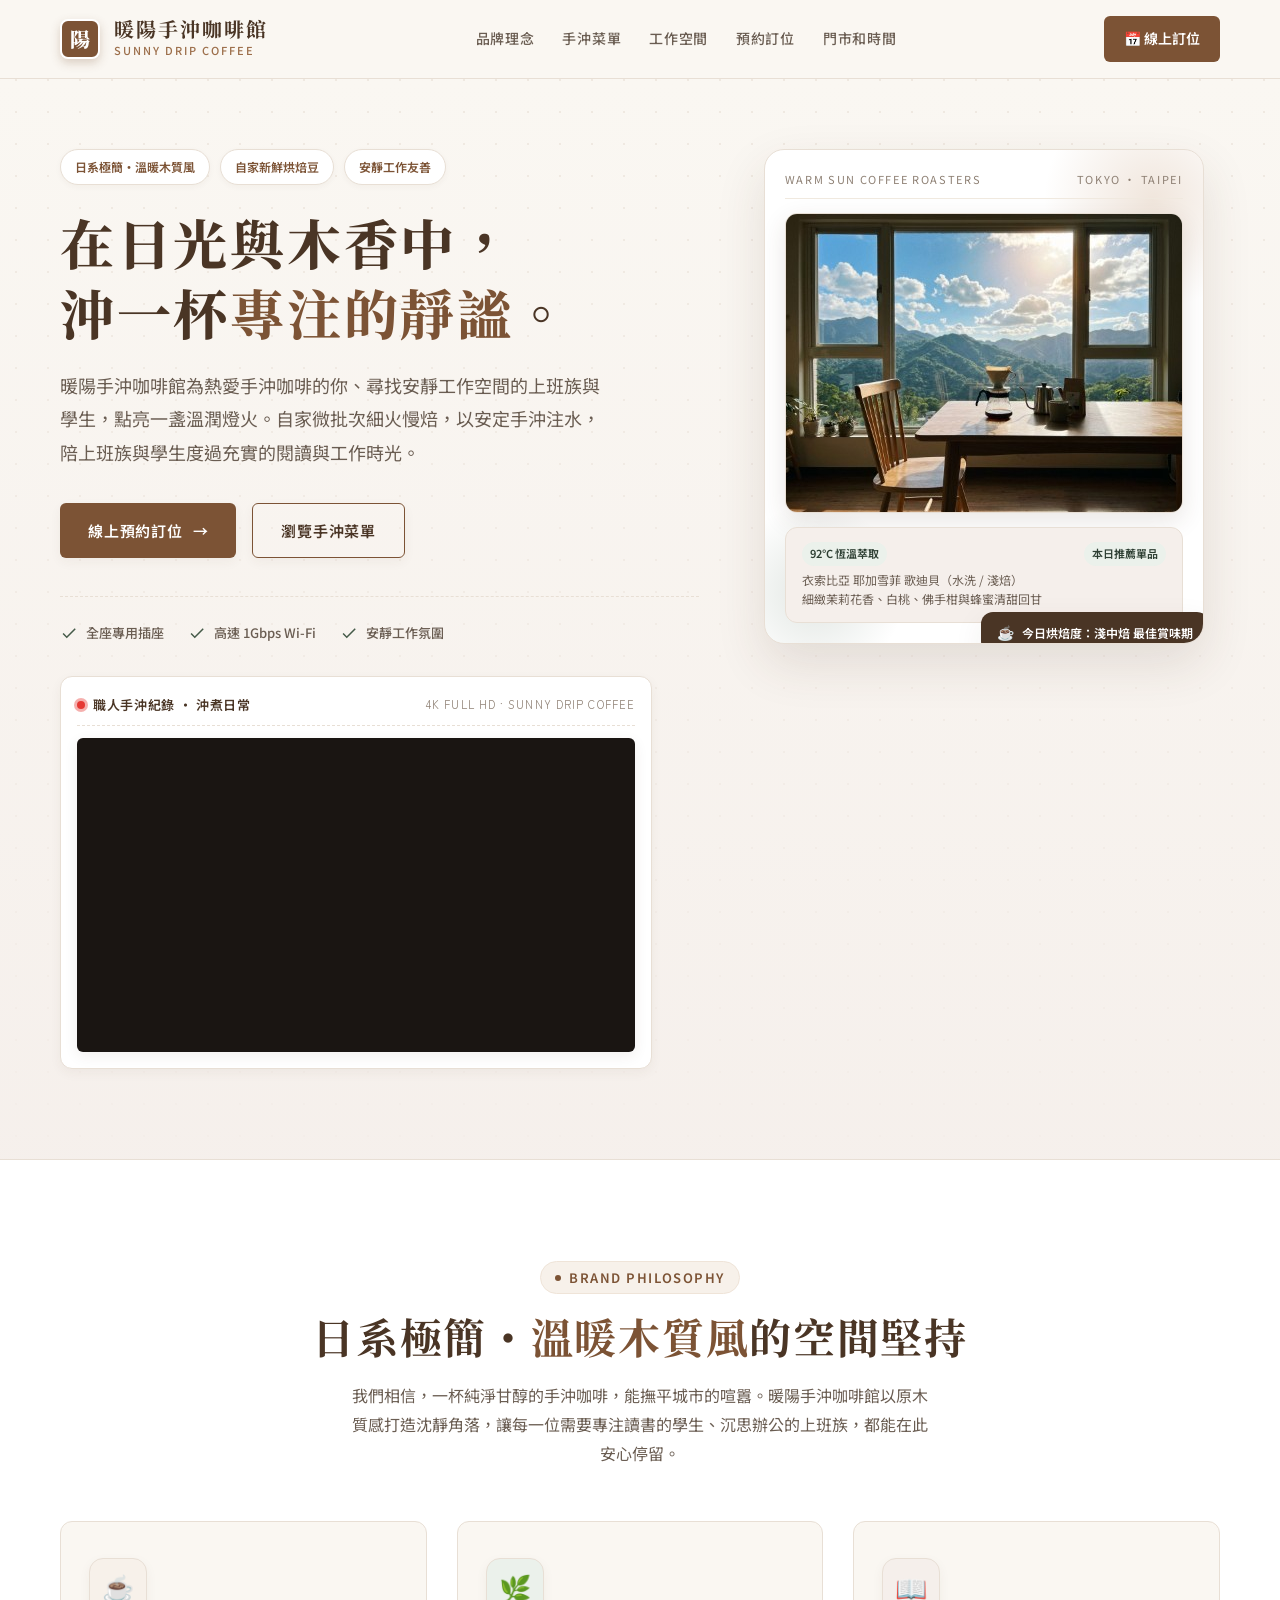
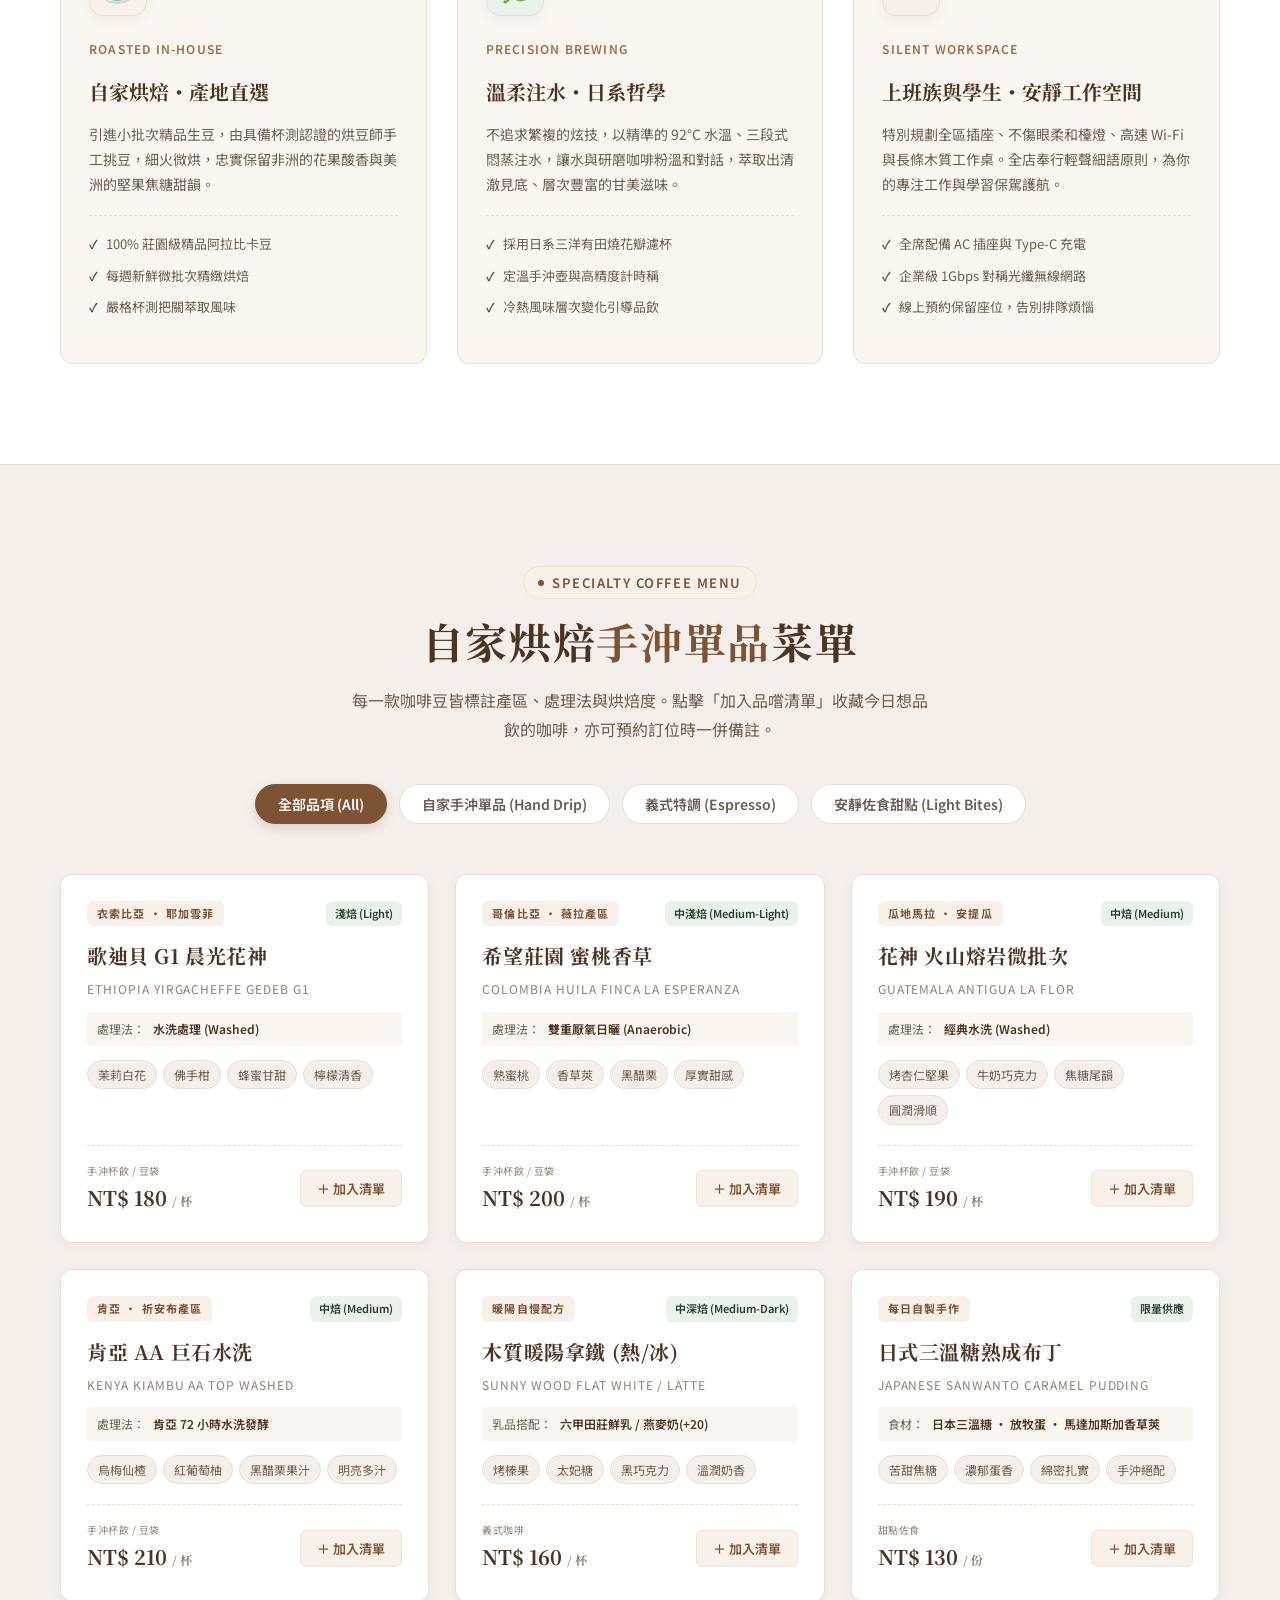
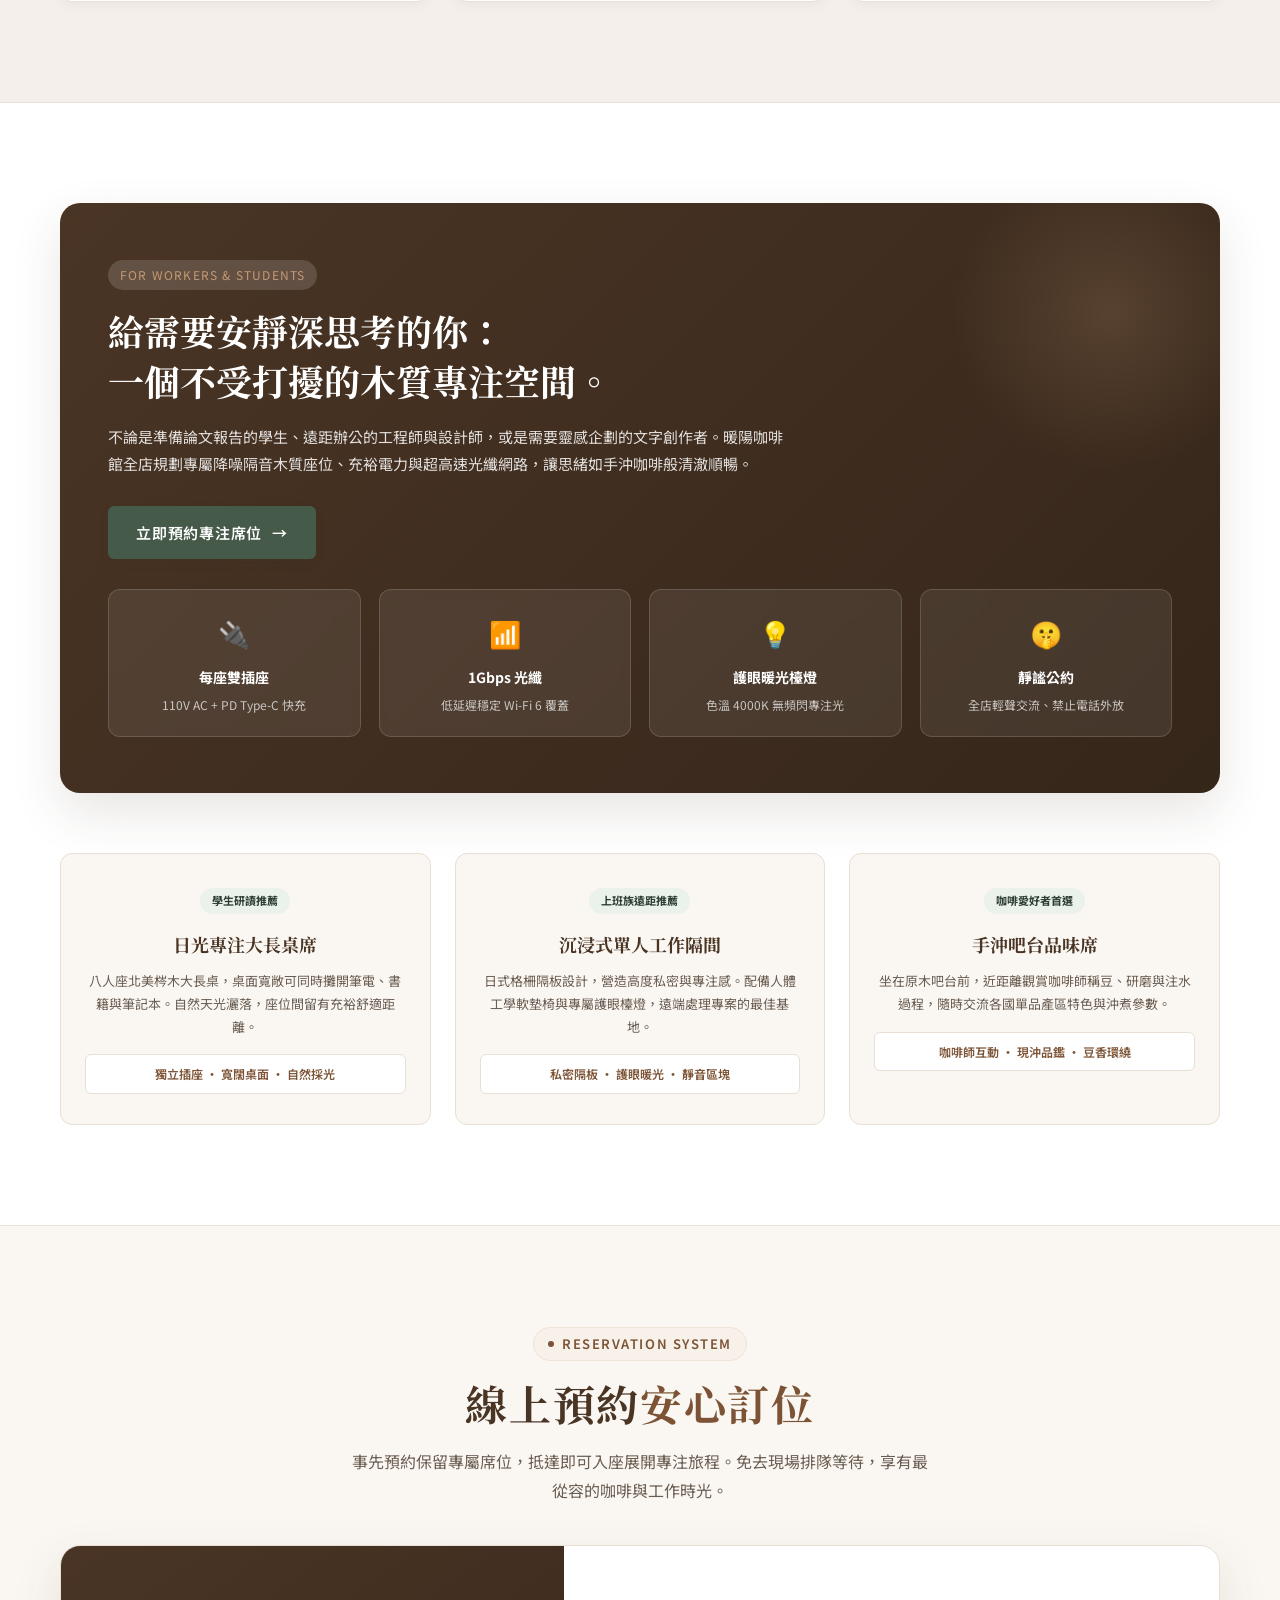
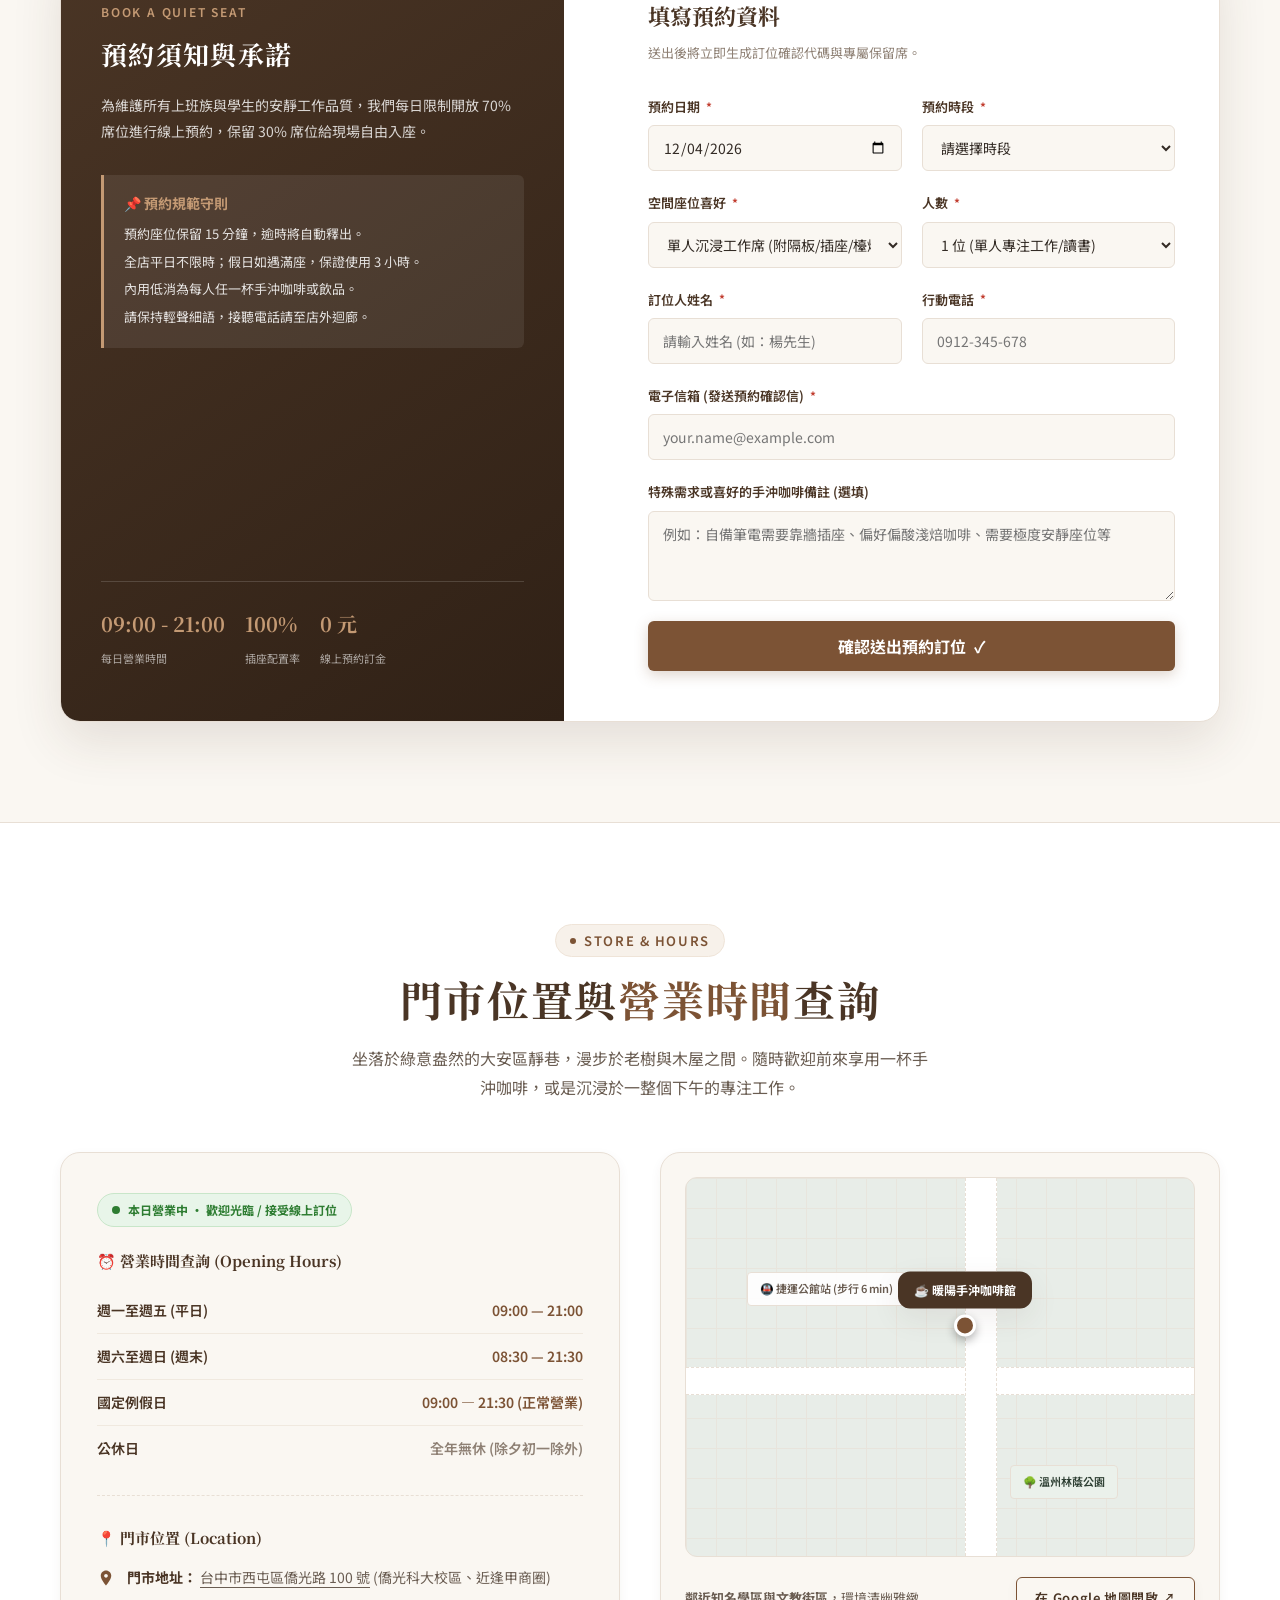
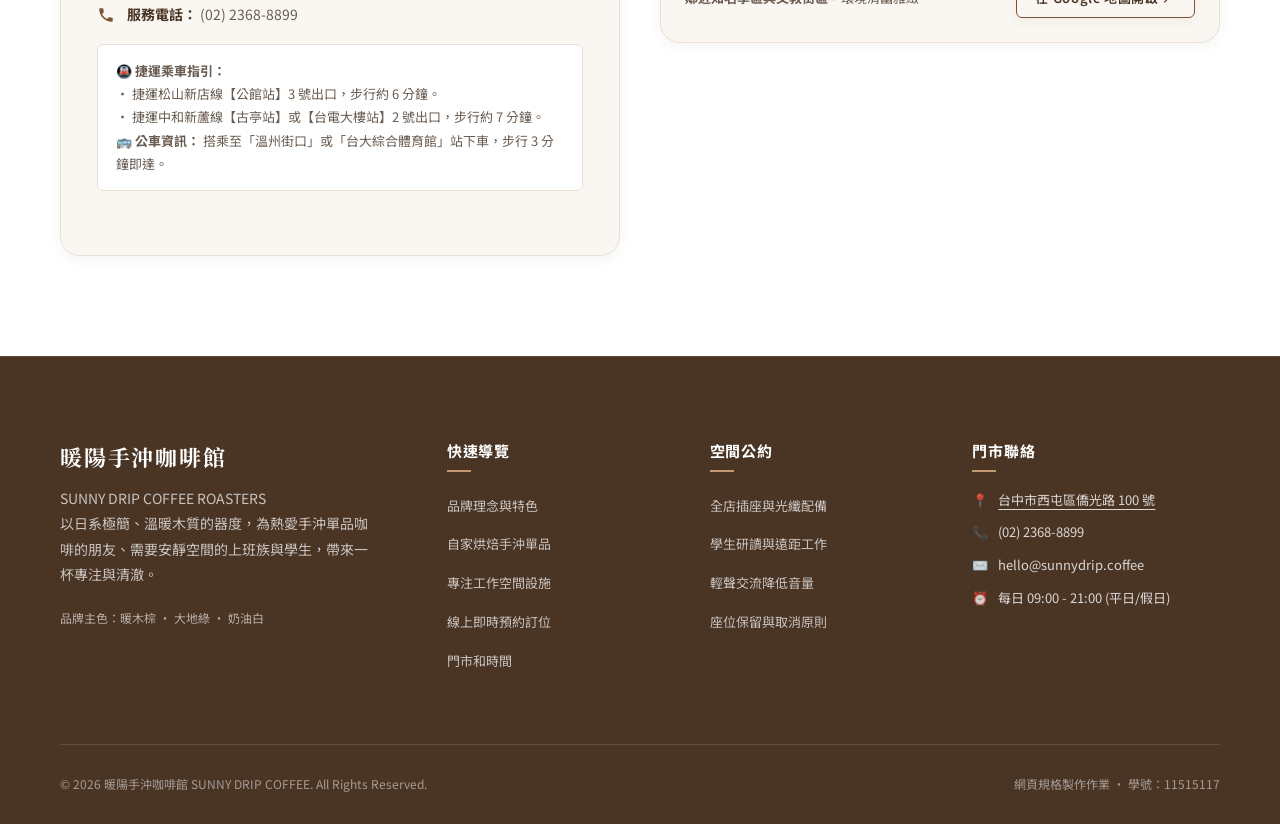
<file: onepage3/index.html>
<!DOCTYPE html>
<html lang="zh-Hant">
<head>
  <meta charset="UTF-8">
  <meta name="viewport" content="width=device-width, initial-scale=1.0">
  <meta name="description" content="暖陽手沖咖啡館｜自家烘焙手沖單品咖啡、日系極簡溫暖木質空間，專為喜愛手沖咖啡與尋找安靜工作空間的上班族與學生打造。提供線上預約訂位、咖啡菜單與門市營業時間查詢。">
  <title>暖陽手沖咖啡館 SUNNY DRIP COFFEE｜日系極簡・手沖自焙・安靜工作空間</title>
  <link rel="preconnect" href="https://fonts.googleapis.com">
  <link rel="preconnect" href="https://fonts.gstatic.com" crossorigin>
  <link href="https://fonts.googleapis.com/css2?family=Noto+Sans+TC:wght@300;400;500;600;700&family=Noto+Serif+TC:wght@400;500;600;700;900&family=Zen+Maru+Gothic:wght@400;500;700&display=swap" rel="stylesheet">
  <style>
    /* ----------------------------------------------------
       品牌色彩與變數系統 (Brand Identity System)
       暖木棕 (Warm Wood Brown)、大地綠 (Earth Green)、奶油白 (Cream White)
       ---------------------------------------------------- */
    :root {
      /* 奶油白主色調 (Cream White Palette) */
      --cream-bg: #FAF7F2;
      --cream-surface: #F5EFEB;
      --cream-card: #FFFFFF;
      --cream-border: #E8DFD5;
      --cream-border-subtle: #F0E9DF;

      /* 暖木棕色調 (Warm Wood Brown Palette) */
      --wood-deep: #4A3525;
      --wood-primary: #7C5335;
      --wood-medium: #9C6E4A;
      --wood-light: #C49A74;
      --wood-soft: #EFE4D8;
      --wood-tint: #F7F1EA;

      /* 大地綠色調 (Earth Green Palette) */
      --green-deep: #2D3E32;
      --green-primary: #455A48;
      --green-medium: #5B7560;
      --green-light: #8FA693;
      --green-soft: #EBF1EB;
      --green-tint: #F4F7F4;

      /* 文字與中性色 */
      --text-main: #332B25;
      --text-secondary: #6A5D52;
      --text-muted: #8E8074;
      --text-white: #FFFFFF;

      /* 陰影與圓角 */
      --shadow-sm: 0 4px 12px rgba(74, 53, 37, 0.05);
      --shadow-md: 0 10px 30px rgba(74, 53, 37, 0.08);
      --shadow-lg: 0 20px 50px rgba(74, 53, 37, 0.12);
      --radius-sm: 6px;
      --radius-md: 12px;
      --radius-lg: 20px;
      --radius-full: 9999px;

      /* 轉場動畫 */
      --transition: all 0.28s cubic-bezier(0.4, 0, 0.2, 1);
    }

    /* 基礎重設 */
    *, *::before, *::after {
      box-sizing: border-box;
      margin: 0;
      padding: 0;
    }

    html {
      scroll-behavior: smooth;
      font-size: 16px;
    }

    body {
      background-color: var(--cream-bg);
      color: var(--text-main);
      font-family: "Noto Sans TC", sans-serif;
      font-weight: 400;
      line-height: 1.8;
      -webkit-font-smoothing: antialiased;
      overflow-x: hidden;
      background-image: radial-gradient(var(--cream-border) 0.75px, transparent 0.75px);
      background-size: 32px 32px;
      background-position: 0 0;
    }

    img {
      max-width: 100%;
      height: auto;
      display: block;
    }

    a {
      color: inherit;
      text-decoration: none;
      transition: var(--transition);
    }

    button, input, select, textarea {
      font-family: inherit;
      font-size: inherit;
      color: inherit;
    }

    button {
      cursor: pointer;
      border: none;
      background: none;
    }

    ul, ol {
      list-style: none;
    }

    .container {
      width: min(1160px, calc(100% - 48px));
      margin: 0 auto;
    }

    .serif {
      font-family: "Noto Serif TC", serif;
    }

    .maru {
      font-family: "Zen Maru Gothic", sans-serif;
    }

    /* ----------------------------------------------------
       共用組件 (Shared Components)
       ---------------------------------------------------- */
    .section-tag {
      display: inline-flex;
      align-items: center;
      gap: 8px;
      padding: 4px 14px;
      background: var(--wood-tint);
      border: 1px solid var(--wood-soft);
      border-radius: var(--radius-full);
      color: var(--wood-primary);
      font-size: 13px;
      font-weight: 600;
      letter-spacing: 0.12em;
      margin-bottom: 14px;
      text-transform: uppercase;
    }

    .section-tag::before {
      content: "";
      width: 6px;
      height: 6px;
      border-radius: 50%;
      background: var(--wood-primary);
    }

    .section-title {
      font-size: clamp(28px, 3.8vw, 42px);
      font-weight: 700;
      line-height: 1.35;
      color: var(--wood-deep);
      letter-spacing: 0.04em;
      margin-bottom: 16px;
    }

    .section-title em {
      font-style: normal;
      color: var(--wood-primary);
      position: relative;
      display: inline-block;
    }

    .section-title em::after {
      content: "";
      position: absolute;
      left: 0;
      bottom: 2px;
      width: 100%;
      height: 4px;
      background: var(--wood-soft);
      z-index: -1;
      border-radius: 2px;
    }

    .section-desc {
      color: var(--text-secondary);
      font-size: 16px;
      max-width: 580px;
      margin: 0 auto;
      line-height: 1.8;
    }

    .text-center {
      text-align: center;
    }

    .btn {
      display: inline-flex;
      align-items: center;
      justify-content: center;
      gap: 10px;
      padding: 13px 28px;
      border-radius: var(--radius-sm);
      font-size: 15px;
      font-weight: 600;
      letter-spacing: 0.05em;
      transition: var(--transition);
      box-shadow: var(--shadow-sm);
      position: relative;
      overflow: hidden;
    }

    .btn:hover {
      transform: translateY(-2px);
      box-shadow: var(--shadow-md);
    }

    .btn-wood {
      background: var(--wood-primary);
      color: var(--text-white);
    }

    .btn-wood:hover {
      background: var(--wood-deep);
    }

    .btn-green {
      background: var(--green-primary);
      color: var(--text-white);
    }

    .btn-green:hover {
      background: var(--green-deep);
    }

    .btn-outline-wood {
      background: transparent;
      color: var(--wood-deep);
      border: 1.5px solid var(--wood-primary);
    }

    .btn-outline-wood:hover {
      background: var(--wood-tint);
    }

    /* ----------------------------------------------------
       導覽列 (Header & Navigation)
       ---------------------------------------------------- */
    .site-header {
      position: sticky;
      top: 0;
      z-index: 100;
      background: rgba(250, 247, 242, 0.94);
      backdrop-filter: blur(12px);
      border-bottom: 1px solid var(--cream-border);
      transition: var(--transition);
    }

    .header-inner {
      display: flex;
      align-items: center;
      justify-content: space-between;
      height: 78px;
    }

    .brand-logo {
      display: flex;
      align-items: center;
      gap: 14px;
    }

    .brand-hanko {
      width: 40px;
      height: 40px;
      background: var(--wood-primary);
      color: #FFF;
      border-radius: 8px;
      display: grid;
      place-items: center;
      font-family: "Noto Serif TC", serif;
      font-weight: 900;
      font-size: 20px;
      box-shadow: 0 4px 10px rgba(124, 83, 53, 0.25);
      border: 2px solid #FFF;
    }

    .brand-names {
      display: flex;
      flex-direction: column;
    }

    .brand-title {
      font-family: "Noto Serif TC", serif;
      font-size: 20px;
      font-weight: 700;
      color: var(--wood-deep);
      letter-spacing: 0.1em;
      line-height: 1.2;
    }

    .brand-sub {
      font-size: 11px;
      letter-spacing: 0.18em;
      color: var(--wood-medium);
      font-weight: 500;
      text-transform: uppercase;
    }

    .nav-menu {
      display: flex;
      align-items: center;
      gap: 28px;
    }

    .nav-link {
      font-size: 14px;
      font-weight: 500;
      color: var(--text-secondary);
      letter-spacing: 0.05em;
      position: relative;
      padding: 6px 0;
    }

    .nav-link::after {
      content: "";
      position: absolute;
      bottom: 0;
      left: 0;
      width: 0%;
      height: 2px;
      background: var(--wood-primary);
      transition: var(--transition);
      border-radius: 2px;
    }

    .nav-link:hover {
      color: var(--wood-deep);
    }

    .nav-link:hover::after {
      width: 100%;
    }

    .header-actions {
      display: flex;
      align-items: center;
      gap: 14px;
    }

    .nav-reserve-btn {
      padding: 10px 20px;
      font-size: 14px;
      background: var(--wood-primary);
      color: #FFF;
      border-radius: var(--radius-sm);
      font-weight: 600;
      display: inline-flex;
      align-items: center;
      gap: 6px;
      transition: var(--transition);
    }

    .nav-reserve-btn:hover {
      background: var(--wood-deep);
    }

    .menu-toggle {
      display: none;
      width: 40px;
      height: 40px;
      flex-direction: column;
      justify-content: center;
      align-items: center;
      gap: 6px;
    }

    .menu-toggle span {
      display: block;
      width: 22px;
      height: 2px;
      background: var(--wood-deep);
      transition: var(--transition);
      border-radius: 2px;
    }

    /* ----------------------------------------------------
       Hero 主視覺區域 (日系極簡、溫暖木質風)
       ---------------------------------------------------- */
    .hero-section {
      position: relative;
      padding: 70px 0 90px;
      overflow: hidden;
      background: linear-gradient(180deg, rgba(250, 247, 242, 0.4) 0%, rgba(245, 239, 235, 0.9) 100%);
      border-bottom: 1px solid var(--cream-border);
    }

    .hero-grid {
      display: grid;
      grid-template-columns: 1.15fr 0.85fr;
      gap: 48px;
      align-items: start;
    }

    .hero-badge-group {
      display: flex;
      flex-wrap: wrap;
      gap: 10px;
      margin-bottom: 22px;
    }

    .hero-pill {
      display: inline-flex;
      align-items: center;
      gap: 6px;
      padding: 6px 14px;
      background: #FFF;
      border: 1px solid var(--cream-border);
      border-radius: var(--radius-full);
      font-size: 12px;
      color: var(--wood-primary);
      font-weight: 600;
      box-shadow: 0 2px 6px rgba(74, 53, 37, 0.04);
    }

    .hero-title {
      font-size: clamp(34px, 4.6vw, 54px);
      line-height: 1.3;
      font-weight: 800;
      color: var(--wood-deep);
      letter-spacing: 0.05em;
      margin-bottom: 22px;
    }

    .hero-title .highlight {
      color: var(--wood-primary);
      position: relative;
      display: inline-block;
    }

    .hero-subtitle {
      font-size: clamp(16px, 1.8vw, 18px);
      line-height: 1.85;
      color: var(--text-secondary);
      margin-bottom: 34px;
      max-width: 540px;
    }

    .hero-cta-group {
      display: flex;
      flex-wrap: wrap;
      gap: 16px;
      margin-bottom: 38px;
    }

    .hero-features-bar {
      display: flex;
      align-items: center;
      gap: 24px;
      padding-top: 24px;
      border-top: 1px dashed var(--cream-border);
    }

    .hero-feature-item {
      display: flex;
      align-items: center;
      gap: 8px;
      font-size: 13px;
      color: var(--text-secondary);
      font-weight: 500;
    }

    .hero-feature-item svg {
      width: 18px;
      height: 18px;
      fill: var(--green-primary);
    }

    /* Hero 左側崁入影片 (依據 onepage3.md 規格：寬 560px，高 315px，YouTube 編號：hMOYa4EBntI) */
    .hero-video-box {
      margin-top: 32px;
      background: #FFFFFF;
      border: 1px solid var(--cream-border);
      border-radius: var(--radius-md);
      padding: 16px;
      box-shadow: var(--shadow-sm);
      transition: var(--transition);
      max-width: 592px;
    }

    .hero-video-box:hover {
      box-shadow: var(--shadow-md);
      border-color: var(--wood-light);
    }

    .hero-video-header {
      display: flex;
      align-items: center;
      justify-content: space-between;
      margin-bottom: 12px;
      padding-bottom: 8px;
      border-bottom: 1px dashed var(--cream-border);
    }

    .hero-video-title-wrap {
      display: flex;
      align-items: center;
      gap: 8px;
      font-size: 13px;
      font-weight: 600;
      color: var(--wood-deep);
      letter-spacing: 0.05em;
    }

    .hero-video-pulse {
      width: 8px;
      height: 8px;
      border-radius: 50%;
      background: #E53935;
      position: relative;
      display: inline-block;
    }

    .hero-video-pulse::after {
      content: "";
      position: absolute;
      top: -3px;
      left: -3px;
      width: 14px;
      height: 14px;
      border-radius: 50%;
      background: rgba(229, 57, 53, 0.4);
      animation: pulse-ring 2s infinite;
    }

    @keyframes pulse-ring {
      0% { transform: scale(0.6); opacity: 1; }
      100% { transform: scale(1.5); opacity: 0; }
    }

    .hero-video-sub {
      font-size: 11px;
      color: var(--text-muted);
      letter-spacing: 0.1em;
      font-family: "Zen Maru Gothic", sans-serif;
    }

    .hero-video-frame {
      position: relative;
      width: 100%;
      max-width: 560px;
      aspect-ratio: 16 / 9;
      border-radius: var(--radius-sm);
      overflow: hidden;
      background: #1A1512;
      box-shadow: 0 4px 14px rgba(74, 53, 37, 0.08);
      margin: 0 auto;
    }

    .hero-video-frame iframe {
      position: absolute;
      top: 0;
      left: 0;
      width: 100%;
      height: 100%;
      border: 0;
    }

    /* Hero 右側圖片卡片 (規格：寬400px，高300px，使用既有圖片) */
    .hero-artwork {
      position: relative;
      display: grid;
      place-items: center;
    }

    .wood-card-frame {
      width: 100%;
      max-width: 440px;
      background: #FFF;
      border-radius: var(--radius-lg);
      border: 1px solid var(--cream-border);
      box-shadow: var(--shadow-lg);
      padding: 20px;
      position: relative;
      display: flex;
      flex-direction: column;
      gap: 14px;
      overflow: hidden;
    }

    .wood-card-frame::before {
      content: "";
      position: absolute;
      top: -60px;
      right: -60px;
      width: 220px;
      height: 220px;
      background: radial-gradient(circle, rgba(196, 154, 116, 0.25) 0%, transparent 70%);
      border-radius: 50%;
      pointer-events: none;
    }

    .wood-card-frame::after {
      content: "";
      position: absolute;
      bottom: -40px;
      left: -40px;
      width: 180px;
      height: 180px;
      background: radial-gradient(circle, rgba(91, 117, 96, 0.18) 0%, transparent 70%);
      border-radius: 50%;
      pointer-events: none;
    }

    .art-top-tag {
      display: flex;
      justify-content: space-between;
      align-items: center;
      font-size: 11px;
      letter-spacing: 0.15em;
      color: var(--text-muted);
      border-bottom: 1px solid var(--cream-border-subtle);
      padding-bottom: 8px;
      position: relative;
      z-index: 2;
    }

    .hero-photo-wrap {
      position: relative;
      z-index: 2;
      width: 100%;
      max-width: 400px;
      height: 300px;
      margin: 0 auto;
      border-radius: var(--radius-md);
      overflow: hidden;
      box-shadow: 0 8px 24px rgba(74, 53, 37, 0.12);
      border: 1px solid var(--cream-border);
      background: var(--cream-surface);
    }

    .hero-photo {
      width: 400px;
      height: 300px;
      max-width: 100%;
      object-fit: cover;
      display: block;
      transition: transform 0.4s ease;
    }

    .hero-photo:hover {
      transform: scale(1.03);
    }

    .art-bottom-desc {
      position: relative;
      z-index: 2;
      background: var(--cream-surface);
      padding: 14px 16px;
      border-radius: var(--radius-md);
      border: 1px solid var(--cream-border);
    }

    .art-bottom-title {
      font-size: 14px;
      font-weight: 700;
      color: var(--wood-deep);
      margin-bottom: 4px;
      display: flex;
      align-items: center;
      justify-content: space-between;
    }

    .art-bottom-title span {
      font-size: 11px;
      padding: 2px 8px;
      background: var(--green-soft);
      color: var(--green-deep);
      border-radius: var(--radius-full);
      font-weight: 600;
    }

    .art-bottom-p {
      font-size: 12px;
      color: var(--text-secondary);
      line-height: 1.6;
    }

    .floating-note {
      position: absolute;
      bottom: -10px;
      right: -6px;
      background: var(--wood-deep);
      color: #FFF;
      padding: 8px 16px;
      border-radius: var(--radius-md);
      font-size: 12px;
      font-weight: 600;
      box-shadow: var(--shadow-md);
      display: flex;
      align-items: center;
      gap: 8px;
      z-index: 5;
    }

    .floating-note::before {
      content: "☕";
      font-size: 14px;
    }

    /* ----------------------------------------------------
       品牌特色與理念 (Brand Philosophy & Audience)
       ---------------------------------------------------- */
    .about-section {
      padding: 100px 0;
      background: #FFF;
    }

    .about-grid {
      display: grid;
      grid-template-columns: repeat(3, 1fr);
      gap: 30px;
      margin-top: 54px;
    }

    .about-card {
      background: var(--cream-bg);
      border: 1px solid var(--cream-border);
      border-radius: var(--radius-md);
      padding: 36px 28px;
      transition: var(--transition);
      position: relative;
    }

    .about-card:hover {
      transform: translateY(-5px);
      box-shadow: var(--shadow-md);
      border-color: var(--wood-light);
    }

    .about-icon {
      width: 58px;
      height: 58px;
      border-radius: 14px;
      display: grid;
      place-items: center;
      margin-bottom: 22px;
      font-size: 26px;
      background: #FFF;
      border: 1px solid var(--cream-border);
      box-shadow: var(--shadow-sm);
    }

    .about-card:nth-child(1) .about-icon {
      color: var(--wood-primary);
      background: var(--wood-tint);
    }

    .about-card:nth-child(2) .about-icon {
      color: var(--green-primary);
      background: var(--green-soft);
    }

    .about-card:nth-child(3) .about-icon {
      color: var(--wood-deep);
      background: var(--cream-surface);
    }

    .about-card-title {
      font-size: 20px;
      font-weight: 700;
      color: var(--wood-deep);
      margin-bottom: 12px;
    }

    .about-card-sub {
      font-size: 12px;
      letter-spacing: 0.1em;
      color: var(--wood-medium);
      margin-bottom: 14px;
      display: block;
      font-weight: 600;
    }

    .about-card-desc {
      font-size: 14px;
      color: var(--text-secondary);
      line-height: 1.8;
      margin-bottom: 18px;
    }

    .about-card-list {
      border-top: 1px dashed var(--cream-border);
      padding-top: 16px;
    }

    .about-card-list li {
      display: flex;
      align-items: center;
      gap: 8px;
      font-size: 13px;
      color: var(--text-secondary);
      margin-bottom: 8px;
    }

    .about-card-list li::before {
      content: "✓";
      color: var(--green-primary);
      font-weight: 700;
      font-size: 12px;
    }

    /* ----------------------------------------------------
       咖啡菜單展示 (Coffee Menu Showcase)
       ---------------------------------------------------- */
    .menu-section {
      padding: 100px 0;
      background: var(--cream-surface);
      border-top: 1px solid var(--cream-border);
      border-bottom: 1px solid var(--cream-border);
    }

    .menu-filter-bar {
      display: flex;
      justify-content: center;
      gap: 12px;
      flex-wrap: wrap;
      margin: 40px 0 50px;
    }

    .filter-btn {
      padding: 9px 22px;
      background: #FFF;
      border: 1px solid var(--cream-border);
      border-radius: var(--radius-full);
      font-size: 14px;
      font-weight: 600;
      color: var(--text-secondary);
      transition: var(--transition);
    }

    .filter-btn:hover {
      border-color: var(--wood-primary);
      color: var(--wood-primary);
    }

    .filter-btn.active {
      background: var(--wood-primary);
      color: #FFF;
      border-color: var(--wood-primary);
      box-shadow: 0 4px 12px rgba(124, 83, 53, 0.2);
    }

    .menu-grid {
      display: grid;
      grid-template-columns: repeat(3, 1fr);
      gap: 26px;
    }

    .menu-card {
      background: #FFF;
      border: 1px solid var(--cream-border);
      border-radius: var(--radius-md);
      padding: 26px;
      display: flex;
      flex-direction: column;
      justify-content: space-between;
      transition: var(--transition);
      box-shadow: var(--shadow-sm);
      position: relative;
    }

    .menu-card:hover {
      transform: translateY(-4px);
      box-shadow: var(--shadow-md);
      border-color: var(--wood-light);
    }

    .menu-header {
      display: flex;
      justify-content: space-between;
      align-items: flex-start;
      margin-bottom: 12px;
    }

    .menu-origin-tag {
      font-size: 11px;
      font-weight: 700;
      letter-spacing: 0.1em;
      color: var(--wood-primary);
      background: var(--wood-tint);
      padding: 3px 10px;
      border-radius: var(--radius-sm);
    }

    .menu-roast-badge {
      font-size: 11px;
      font-weight: 600;
      color: var(--green-deep);
      background: var(--green-soft);
      padding: 3px 9px;
      border-radius: var(--radius-sm);
    }

    .menu-name {
      font-size: 20px;
      font-weight: 700;
      color: var(--wood-deep);
      margin-bottom: 4px;
      letter-spacing: 0.03em;
    }

    .menu-en-name {
      font-size: 12px;
      color: var(--text-muted);
      letter-spacing: 0.08em;
      margin-bottom: 12px;
      text-transform: uppercase;
    }

    .menu-process {
      display: flex;
      align-items: center;
      gap: 8px;
      font-size: 12px;
      color: var(--text-secondary);
      margin-bottom: 14px;
      background: var(--cream-bg);
      padding: 6px 10px;
      border-radius: 4px;
    }

    .menu-process span {
      font-weight: 600;
      color: var(--wood-deep);
    }

    .flavor-pills {
      display: flex;
      flex-wrap: wrap;
      gap: 6px;
      margin-bottom: 20px;
    }

    .flavor-pill {
      font-size: 12px;
      background: var(--cream-surface);
      color: var(--text-secondary);
      padding: 3px 10px;
      border-radius: var(--radius-full);
      border: 1px solid var(--cream-border);
    }

    .menu-footer {
      display: flex;
      align-items: center;
      justify-content: space-between;
      border-top: 1px dashed var(--cream-border);
      padding-top: 16px;
      margin-top: auto;
    }

    .menu-price {
      display: flex;
      flex-direction: column;
    }

    .price-label {
      font-size: 10px;
      color: var(--text-muted);
      letter-spacing: 0.05em;
    }

    .price-value {
      font-size: 20px;
      font-weight: 700;
      color: var(--wood-deep);
      font-family: "Noto Serif TC", serif;
    }

    .menu-add-btn {
      padding: 8px 16px;
      font-size: 13px;
      font-weight: 600;
      background: var(--wood-tint);
      color: var(--wood-primary);
      border: 1px solid var(--wood-soft);
      border-radius: var(--radius-sm);
      transition: var(--transition);
      display: inline-flex;
      align-items: center;
      gap: 4px;
    }

    .menu-add-btn:hover {
      background: var(--wood-primary);
      color: #FFF;
      border-color: var(--wood-primary);
    }

    /* ----------------------------------------------------
       工作空間設施特色 (Workspace Experience)
       ---------------------------------------------------- */
    .workspace-section {
      padding: 100px 0;
      background: #FFF;
    }

    .workspace-banner {
      background: linear-gradient(135deg, var(--wood-deep) 0%, #35261A 100%);
      border-radius: var(--radius-lg);
      color: #FFF;
      padding: 56px 48px;
      position: relative;
      overflow: hidden;
      box-shadow: var(--shadow-lg);
      margin-bottom: 60px;
    }

    .workspace-banner::after {
      content: "";
      position: absolute;
      top: -50px;
      right: -50px;
      width: 320px;
      height: 320px;
      background: radial-gradient(circle, rgba(196, 154, 116, 0.2) 0%, transparent 70%);
      border-radius: 50%;
    }

    .workspace-banner-content {
      position: relative;
      z-index: 2;
      max-width: 680px;
    }

    .workspace-tag {
      display: inline-flex;
      align-items: center;
      gap: 6px;
      padding: 4px 12px;
      background: rgba(255, 255, 255, 0.15);
      backdrop-filter: blur(4px);
      border-radius: var(--radius-full);
      font-size: 12px;
      color: var(--wood-light);
      margin-bottom: 16px;
      letter-spacing: 0.1em;
    }

    .workspace-banner-title {
      font-size: clamp(26px, 3.2vw, 36px);
      font-weight: 700;
      line-height: 1.4;
      margin-bottom: 16px;
      color: #FFF;
    }

    .workspace-banner-desc {
      font-size: 15px;
      line-height: 1.85;
      color: rgba(255, 255, 255, 0.85);
      margin-bottom: 28px;
    }

    .workspace-perks-grid {
      display: grid;
      grid-template-columns: repeat(4, 1fr);
      gap: 18px;
      margin-top: 30px;
    }

    .perk-box {
      background: rgba(255, 255, 255, 0.08);
      border: 1px solid rgba(255, 255, 255, 0.15);
      border-radius: var(--radius-md);
      padding: 20px;
      text-align: center;
      backdrop-filter: blur(4px);
    }

    .perk-icon {
      font-size: 26px;
      margin-bottom: 8px;
    }

    .perk-title {
      font-size: 14px;
      font-weight: 700;
      color: #FFF;
      margin-bottom: 4px;
    }

    .perk-sub {
      font-size: 12px;
      color: rgba(255, 255, 255, 0.7);
    }

    .zones-grid {
      display: grid;
      grid-template-columns: repeat(3, 1fr);
      gap: 24px;
    }

    .zone-card {
      background: var(--cream-bg);
      border: 1px solid var(--cream-border);
      border-radius: var(--radius-md);
      padding: 30px 24px;
      text-align: center;
      transition: var(--transition);
    }

    .zone-card:hover {
      transform: translateY(-4px);
      border-color: var(--wood-primary);
      box-shadow: var(--shadow-md);
    }

    .zone-pill {
      display: inline-block;
      font-size: 11px;
      font-weight: 700;
      color: var(--green-deep);
      background: var(--green-soft);
      padding: 3px 12px;
      border-radius: var(--radius-full);
      margin-bottom: 14px;
    }

    .zone-title {
      font-size: 18px;
      font-weight: 700;
      color: var(--wood-deep);
      margin-bottom: 10px;
    }

    .zone-desc {
      font-size: 13px;
      color: var(--text-secondary);
      line-height: 1.75;
      margin-bottom: 16px;
    }

    .zone-meta {
      font-size: 12px;
      color: var(--wood-primary);
      font-weight: 600;
      background: #FFF;
      padding: 8px;
      border-radius: var(--radius-sm);
      border: 1px solid var(--cream-border);
    }

    /* ----------------------------------------------------
       線上預約訂位系統 (Online Reservation System)
       ---------------------------------------------------- */
    .booking-section {
      padding: 100px 0;
      background: var(--cream-bg);
      border-top: 1px solid var(--cream-border);
    }

    .booking-wrapper {
      display: grid;
      grid-template-columns: 0.9fr 1.1fr;
      gap: 40px;
      background: #FFF;
      border: 1px solid var(--cream-border);
      border-radius: var(--radius-lg);
      box-shadow: var(--shadow-lg);
      overflow: hidden;
    }

    .booking-info-pane {
      background: linear-gradient(145deg, var(--wood-deep) 0%, #302116 100%);
      color: #FFF;
      padding: 50px 40px;
      display: flex;
      flex-direction: column;
      justify-content: space-between;
    }

    .booking-info-pane h3 {
      font-size: 26px;
      font-weight: 700;
      margin-bottom: 16px;
      letter-spacing: 0.05em;
    }

    .booking-info-pane p {
      color: rgba(255, 255, 255, 0.8);
      font-size: 14px;
      line-height: 1.85;
      margin-bottom: 30px;
    }

    .booking-rule-box {
      background: rgba(255, 255, 255, 0.08);
      border-left: 3px solid var(--wood-light);
      padding: 16px 20px;
      border-radius: 0 var(--radius-sm) var(--radius-sm) 0;
      margin-bottom: 30px;
    }

    .booking-rule-box h4 {
      font-size: 14px;
      color: var(--wood-light);
      margin-bottom: 6px;
      font-weight: 700;
    }

    .booking-rule-box ul {
      font-size: 13px;
      color: rgba(255, 255, 255, 0.85);
      line-height: 1.8;
    }

    .booking-rule-box li {
      margin-bottom: 4px;
    }

    .booking-stat-row {
      display: flex;
      gap: 20px;
      border-top: 1px solid rgba(255, 255, 255, 0.15);
      padding-top: 24px;
    }

    .stat-mini-item span {
      display: block;
      font-size: 20px;
      font-weight: 700;
      color: var(--wood-light);
      font-family: "Noto Serif TC", serif;
    }

    .stat-mini-item small {
      font-size: 11px;
      color: rgba(255, 255, 255, 0.6);
    }

    .booking-form-pane {
      padding: 50px 44px;
    }

    .booking-form-title {
      font-size: 22px;
      font-weight: 700;
      color: var(--wood-deep);
      margin-bottom: 6px;
    }

    .booking-form-sub {
      font-size: 13px;
      color: var(--text-muted);
      margin-bottom: 30px;
    }

    .form-grid {
      display: grid;
      grid-template-columns: 1fr 1fr;
      gap: 20px;
      margin-bottom: 20px;
    }

    .form-group {
      display: flex;
      flex-direction: column;
      gap: 7px;
    }

    .form-group.full-width {
      grid-column: span 2;
    }

    .form-label {
      font-size: 13px;
      font-weight: 600;
      color: var(--wood-deep);
      display: flex;
      align-items: center;
      gap: 6px;
    }

    .form-label .required {
      color: #C0392B;
      font-size: 12px;
    }

    .form-control {
      width: 100%;
      height: 46px;
      padding: 0 14px;
      background: var(--cream-bg);
      border: 1px solid var(--cream-border);
      border-radius: var(--radius-sm);
      font-size: 14px;
      color: var(--text-main);
      outline: none;
      transition: var(--transition);
    }

    .form-control:focus {
      border-color: var(--wood-primary);
      background: #FFF;
      box-shadow: 0 0 0 3px rgba(124, 83, 53, 0.15);
    }

    textarea.form-control {
      height: 90px;
      padding: 12px 14px;
      resize: vertical;
    }

    .submit-reserve-btn {
      width: 100%;
      height: 50px;
      background: var(--wood-primary);
      color: #FFF;
      font-size: 16px;
      font-weight: 700;
      border-radius: var(--radius-sm);
      margin-top: 10px;
      display: flex;
      align-items: center;
      justify-content: center;
      gap: 8px;
      transition: var(--transition);
      box-shadow: 0 4px 14px rgba(124, 83, 53, 0.25);
    }

    .submit-reserve-btn:hover {
      background: var(--wood-deep);
      transform: translateY(-2px);
    }

    /* ----------------------------------------------------
       門市位置與營業時間查詢 (Store Location & Hours)
       ---------------------------------------------------- */
    .store-section {
      padding: 100px 0;
      background: #FFF;
      border-top: 1px solid var(--cream-border);
    }

    .store-grid {
      display: grid;
      grid-template-columns: 1fr 1fr;
      gap: 40px;
      margin-top: 50px;
      align-items: start;
    }

    .store-card {
      background: var(--cream-bg);
      border: 1px solid var(--cream-border);
      border-radius: var(--radius-lg);
      padding: 40px 36px;
      box-shadow: var(--shadow-sm);
    }

    .store-status-badge {
      display: inline-flex;
      align-items: center;
      gap: 8px;
      padding: 5px 14px;
      background: #E8F5E9;
      color: #2E7D32;
      border-radius: var(--radius-full);
      font-size: 12px;
      font-weight: 700;
      margin-bottom: 20px;
      border: 1px solid #C8E6C9;
    }

    .status-dot {
      width: 8px;
      height: 8px;
      background: #2E7D32;
      border-radius: 50%;
      animation: pulse 2s infinite;
    }

    @keyframes pulse {
      0% { transform: scale(0.95); box-shadow: 0 0 0 0 rgba(46, 125, 50, 0.7); }
      70% { transform: scale(1); box-shadow: 0 0 0 8px rgba(46, 125, 50, 0); }
      100% { transform: scale(0.95); box-shadow: 0 0 0 0 rgba(46, 125, 50, 0); }
    }

    .store-hours-block {
      margin-bottom: 28px;
      border-bottom: 1px dashed var(--cream-border);
      padding-bottom: 24px;
    }

    .store-subtitle {
      font-size: 15px;
      font-weight: 700;
      color: var(--wood-deep);
      margin-bottom: 14px;
      display: flex;
      align-items: center;
      gap: 8px;
    }

    .hours-table {
      width: 100%;
      border-collapse: collapse;
      font-size: 14px;
    }

    .hours-table tr {
      border-bottom: 1px solid var(--cream-border-subtle);
    }

    .hours-table tr:last-child {
      border-bottom: none;
    }

    .hours-table td {
      padding: 10px 0;
      color: var(--text-secondary);
    }

    .hours-table td.day {
      font-weight: 600;
      color: var(--wood-deep);
      width: 45%;
    }

    .hours-table td.time {
      text-align: right;
      color: var(--wood-primary);
      font-weight: 600;
    }

    .store-location-block {
      margin-bottom: 24px;
    }

    .location-info-row {
      display: flex;
      align-items: flex-start;
      gap: 12px;
      font-size: 14px;
      color: var(--text-secondary);
      margin-bottom: 12px;
    }

    .location-info-row svg {
      width: 18px;
      height: 18px;
      fill: var(--wood-primary);
      flex-shrink: 0;
      margin-top: 4px;
    }

    .location-info-row strong {
      color: var(--wood-deep);
    }

    .transport-tips {
      background: #FFF;
      border: 1px solid var(--cream-border);
      border-radius: var(--radius-sm);
      padding: 14px 18px;
      font-size: 13px;
      color: var(--text-secondary);
      line-height: 1.8;
      margin-top: 16px;
    }

    /* 門市地圖可視化區域 */
    .store-map-card {
      background: var(--cream-bg);
      border: 1px solid var(--cream-border);
      border-radius: var(--radius-lg);
      padding: 24px;
      display: flex;
      flex-direction: column;
      gap: 20px;
      box-shadow: var(--shadow-sm);
    }

    .map-visual-box {
      width: 100%;
      height: 380px;
      background: #E8EDE8;
      border-radius: var(--radius-md);
      position: relative;
      overflow: hidden;
      border: 1px solid var(--cream-border);
      display: grid;
      place-items: center;
    }

    .map-grid-pattern {
      position: absolute;
      inset: 0;
      background-image: linear-gradient(var(--cream-border) 1px, transparent 1px),
                        linear-gradient(90deg, var(--cream-border) 1px, transparent 1px);
      background-size: 30px 30px;
      opacity: 0.6;
    }

    .map-road-h {
      position: absolute;
      top: 50%;
      left: 0;
      width: 100%;
      height: 28px;
      background: #FFF;
      border-top: 1px dashed var(--cream-border);
      border-bottom: 1px dashed var(--cream-border);
    }

    .map-road-v {
      position: absolute;
      top: 0;
      left: 55%;
      width: 32px;
      height: 100%;
      background: #FFF;
      border-left: 1px dashed var(--cream-border);
      border-right: 1px dashed var(--cream-border);
    }

    .map-pin {
      position: absolute;
      top: 42%;
      left: 55%;
      transform: translate(-50%, -100%);
      display: flex;
      flex-direction: column;
      align-items: center;
      z-index: 10;
    }

    .map-bubble {
      background: var(--wood-deep);
      color: #FFF;
      padding: 8px 16px;
      border-radius: var(--radius-md);
      font-size: 12px;
      font-weight: 700;
      white-space: nowrap;
      box-shadow: var(--shadow-md);
      margin-bottom: 6px;
      display: flex;
      align-items: center;
      gap: 6px;
    }

    .map-pointer {
      width: 22px;
      height: 22px;
      background: var(--wood-primary);
      border: 3px solid #FFF;
      border-radius: 50%;
      box-shadow: 0 4px 10px rgba(0,0,0,0.3);
      animation: bounce 1.8s infinite alternate;
    }

    @keyframes bounce {
      0% { transform: translateY(0); }
      100% { transform: translateY(-8px); }
    }

    .map-landmark {
      position: absolute;
      padding: 6px 12px;
      background: rgba(255, 255, 255, 0.9);
      border: 1px solid var(--cream-border);
      border-radius: 4px;
      font-size: 11px;
      font-weight: 600;
      color: var(--text-secondary);
    }

    .landmark-mrt {
      top: 25%;
      left: 12%;
    }

    .landmark-park {
      bottom: 15%;
      right: 15%;
      background: var(--green-soft);
      color: var(--green-deep);
    }

    .map-action-bar {
      display: flex;
      justify-content: space-between;
      align-items: center;
      flex-wrap: wrap;
      gap: 12px;
    }

    .map-action-text {
      font-size: 13px;
      color: var(--text-secondary);
    }

    /* ----------------------------------------------------
       頁尾 (Footer)
       ---------------------------------------------------- */
    .site-footer {
      background: var(--wood-deep);
      color: rgba(255, 255, 255, 0.8);
      padding: 80px 0 30px;
      border-top: 1px solid rgba(255, 255, 255, 0.1);
    }

    .footer-grid {
      display: grid;
      grid-template-columns: 1.4fr 0.9fr 0.9fr 1fr;
      gap: 40px;
      margin-bottom: 60px;
    }

    .footer-brand-title {
      font-family: "Noto Serif TC", serif;
      font-size: 22px;
      font-weight: 700;
      color: #FFF;
      margin-bottom: 10px;
      letter-spacing: 0.08em;
    }

    .footer-brand-desc {
      font-size: 14px;
      line-height: 1.8;
      color: rgba(255, 255, 255, 0.7);
      margin-bottom: 20px;
      max-width: 320px;
    }

    .footer-col-title {
      font-size: 15px;
      font-weight: 700;
      color: #FFF;
      margin-bottom: 18px;
      letter-spacing: 0.06em;
      position: relative;
      padding-bottom: 8px;
    }

    .footer-col-title::after {
      content: "";
      position: absolute;
      bottom: 0;
      left: 0;
      width: 24px;
      height: 2px;
      background: var(--wood-light);
    }

    .footer-links li {
      margin-bottom: 10px;
    }

    .footer-links a {
      font-size: 13px;
      color: rgba(255, 255, 255, 0.7);
      transition: var(--transition);
    }

    .footer-links a:hover {
      color: #FFF;
      padding-left: 4px;
    }

    .footer-address-link {
      color: inherit;
      text-decoration: underline;
      text-underline-offset: 4px;
      transition: var(--transition);
    }

    .footer-address-link:hover {
      color: var(--wood-light);
      text-decoration-color: var(--wood-light);
    }

    .footer-contact-item {
      display: flex;
      align-items: flex-start;
      gap: 10px;
      font-size: 13px;
      margin-bottom: 12px;
      line-height: 1.6;
    }

    .footer-bottom {
      border-top: 1px solid rgba(255, 255, 255, 0.12);
      padding-top: 28px;
      display: flex;
      justify-content: space-between;
      align-items: center;
      font-size: 12px;
      color: rgba(255, 255, 255, 0.5);
      flex-wrap: wrap;
      gap: 12px;
    }

    /* ----------------------------------------------------
       通知彈窗 (Toast Notification & Confirmation Modal)
       ---------------------------------------------------- */
    .toast-msg {
      position: fixed;
      bottom: 30px;
      right: 30px;
      background: var(--wood-deep);
      color: #FFF;
      padding: 14px 24px;
      border-radius: var(--radius-md);
      box-shadow: var(--shadow-lg);
      font-size: 14px;
      display: flex;
      align-items: center;
      gap: 10px;
      z-index: 999;
      transform: translateY(100px);
      opacity: 0;
      transition: var(--transition);
      border-left: 4px solid var(--wood-light);
    }

    .toast-msg.show {
      transform: translateY(0);
      opacity: 1;
    }

    .modal-backdrop {
      position: fixed;
      inset: 0;
      background: rgba(0, 0, 0, 0.6);
      backdrop-filter: blur(4px);
      display: grid;
      place-items: center;
      z-index: 1000;
      opacity: 0;
      visibility: hidden;
      transition: var(--transition);
      padding: 20px;
    }

    .modal-backdrop.active {
      opacity: 1;
      visibility: visible;
    }

    .modal-box {
      background: #FFF;
      border-radius: var(--radius-lg);
      width: min(500px, 100%);
      padding: 36px 32px;
      box-shadow: var(--shadow-lg);
      text-align: center;
      transform: scale(0.92);
      transition: var(--transition);
      border: 1px solid var(--cream-border);
    }

    .modal-backdrop.active .modal-box {
      transform: scale(1);
    }

    .modal-icon {
      width: 64px;
      height: 64px;
      background: var(--green-soft);
      color: var(--green-deep);
      border-radius: 50%;
      display: grid;
      place-items: center;
      font-size: 30px;
      margin: 0 auto 18px;
    }

    .modal-title {
      font-size: 22px;
      font-weight: 700;
      color: var(--wood-deep);
      margin-bottom: 10px;
    }

    .modal-desc {
      font-size: 14px;
      color: var(--text-secondary);
      line-height: 1.7;
      margin-bottom: 24px;
    }

    .modal-receipt {
      background: var(--cream-bg);
      border: 1px solid var(--cream-border);
      border-radius: var(--radius-md);
      padding: 18px;
      text-align: left;
      font-size: 13px;
      margin-bottom: 24px;
      line-height: 1.8;
    }

    .modal-receipt-row {
      display: flex;
      justify-content: space-between;
      border-bottom: 1px dashed var(--cream-border);
      padding: 6px 0;
    }

    .modal-receipt-row:last-child {
      border-bottom: none;
    }

    .modal-close-btn {
      width: 100%;
      height: 46px;
      background: var(--wood-primary);
      color: #FFF;
      font-weight: 600;
      border-radius: var(--radius-sm);
      transition: var(--transition);
    }

    .modal-close-btn:hover {
      background: var(--wood-deep);
    }

    /* ----------------------------------------------------
       響應式設計 (Responsive Design)
       ---------------------------------------------------- */
    @media (max-width: 992px) {
      .hero-grid {
        grid-template-columns: 1fr;
        gap: 40px;
      }
      .wood-card-frame {
        max-width: 480px;
        margin: 0 auto;
      }
      .about-grid, .menu-grid, .zones-grid {
        grid-template-columns: repeat(2, 1fr);
      }
      .workspace-perks-grid {
        grid-template-columns: repeat(2, 1fr);
      }
      .booking-wrapper {
        grid-template-columns: 1fr;
      }
      .store-grid {
        grid-template-columns: 1fr;
      }
      .footer-grid {
        grid-template-columns: repeat(2, 1fr);
      }
    }

    @media (max-width: 768px) {
      .nav-menu {
        position: fixed;
        top: 78px;
        left: 0;
        right: 0;
        background: #FAF7F2;
        flex-direction: column;
        padding: 24px;
        gap: 18px;
        border-bottom: 1px solid var(--cream-border);
        box-shadow: var(--shadow-md);
        display: none;
      }
      .nav-menu.open {
        display: flex;
      }
      .menu-toggle {
        display: flex;
      }
      .nav-reserve-btn {
        display: none;
      }
      .hero-photo-wrap {
        height: 240px;
      }
      .hero-photo {
        height: 240px;
      }
      .about-grid, .menu-grid, .zones-grid {
        grid-template-columns: 1fr;
      }
      .form-grid {
        grid-template-columns: 1fr;
      }
      .form-group.full-width {
        grid-column: span 1;
      }
      .booking-form-pane {
        padding: 34px 22px;
      }
      .booking-info-pane {
        padding: 36px 24px;
      }
      .store-card {
        padding: 28px 20px;
      }
      .workspace-banner {
        padding: 36px 24px;
      }
      .footer-grid {
        grid-template-columns: 1fr;
      }
    }
  </style>
</head>
<body>

  <!-- ================= 頁首導覽 (Header) ================= -->
  <header class="site-header" id="top">
    <div class="container">
      <div class="header-inner">
        <!-- 品牌名稱與標誌 -->
        <a href="#top" class="brand-logo" aria-label="暖陽手沖咖啡館 首頁">
          <div class="brand-hanko">陽</div>
          <div class="brand-names">
            <span class="brand-title">暖陽手沖咖啡館</span>
            <span class="brand-sub">SUNNY DRIP COFFEE</span>
          </div>
        </a>

        <!-- 導覽連結 (依據 onepage3.md 規格：門市和時間) -->
        <nav class="nav-menu" id="navMenu" aria-label="主要導覽選單">
          <a href="#about" class="nav-link">品牌理念</a>
          <a href="#menu" class="nav-link">手沖菜單</a>
          <a href="#workspace" class="nav-link">工作空間</a>
          <a href="#booking" class="nav-link">預約訂位</a>
          <a href="#store" class="nav-link">門市和時間</a>
        </nav>

        <!-- 預約捷徑與行動選單開關 -->
        <div class="header-actions">
          <a href="#booking" class="nav-reserve-btn">
            <span>📅 線上訂位</span>
          </a>
          <button class="menu-toggle" id="menuToggle" aria-label="切換選單" aria-expanded="false" aria-controls="navMenu">
            <span></span>
            <span></span>
            <span></span>
          </button>
        </div>
      </div>
    </div>
  </header>

  <main>
    <!-- ================= 主視覺區 (Hero Section) ================= -->
    <section class="hero-section" aria-labelledby="heroHeading">
      <div class="container">
        <div class="hero-grid">
          <!-- 主視覺左側文案 -->
          <div>
            <div class="hero-badge-group">
              <span class="hero-pill">日系極簡・溫暖木質風</span>
              <span class="hero-pill">自家新鮮烘焙豆</span>
              <span class="hero-pill">安靜工作友善</span>
            </div>
            <h1 class="hero-title serif" id="heroHeading">
              在日光與木香中，<br>
              沖一杯<span class="highlight">專注的靜謐</span>。
            </h1>
            <p class="hero-subtitle">
              暖陽手沖咖啡館為熱愛手沖咖啡的你、尋找安靜工作空間的上班族與學生，點亮一盞溫潤燈火。自家微批次細火慢焙，以安定手沖注水，陪上班族與學生度過充實的閱讀與工作時光。
            </p>
            <div class="hero-cta-group">
              <a href="#booking" class="btn btn-wood">
                <span>線上預約訂位</span>
                <span>→</span>
              </a>
              <a href="#menu" class="btn btn-outline-wood">
                <span>瀏覽手沖菜單</span>
              </a>
            </div>
            <div class="hero-features-bar">
              <div class="hero-feature-item">
                <svg viewBox="0 0 24 24"><path d="M9 16.17L4.83 12l-1.42 1.41L9 19 21 7l-1.41-1.41z"/></svg>
                <span>全座專用插座</span>
              </div>
              <div class="hero-feature-item">
                <svg viewBox="0 0 24 24"><path d="M9 16.17L4.83 12l-1.42 1.41L9 19 21 7l-1.41-1.41z"/></svg>
                <span>高速 1Gbps Wi-Fi</span>
              </div>
              <div class="hero-feature-item">
                <svg viewBox="0 0 24 24"><path d="M9 16.17L4.83 12l-1.42 1.41L9 19 21 7l-1.41-1.41z"/></svg>
                <span>安靜工作氛圍</span>
              </div>
            </div>

            <!-- 左側崁入影片 (依據 onepage3.md 規格：寬 560px，高 315px，YouTube 編號：hMOYa4EBntI) -->
            <div class="hero-video-box">
              <div class="hero-video-header">
                <div class="hero-video-title-wrap">
                  <span class="hero-video-pulse"></span>
                  <span>職人手沖紀錄 · 沖煮日常</span>
                </div>
                <span class="hero-video-sub">4K FULL HD · SUNNY DRIP COFFEE</span>
              </div>
              <div class="hero-video-frame">
                <iframe width="560" height="315" src="https://www.youtube.com/embed/hMOYa4EBntI" title="暖陽手沖咖啡館 沖煮日常" frameborder="0" allow="accelerometer; autoplay; clipboard-write; encrypted-media; gyroscope; picture-in-picture; web-share" referrerpolicy="strict-origin-when-cross-origin" allowfullscreen></iframe>
              </div>
            </div>
          </div>

          <!-- 主視覺右側：使用既有圖片 (寬 400px，高 300px) -->
          <div class="hero-artwork" aria-hidden="true">
            <div class="wood-card-frame">
              <div class="art-top-tag">
                <span>WARM SUN COFFEE ROASTERS</span>
                <span>TOKYO · TAIPEI</span>
              </div>

              <!-- 圖片容器 (寬400px，高300px) -->
              <div class="hero-photo-wrap">
                <img class="hero-photo" src="images/hero.jpg" width="400" height="300" alt="暖陽手沖咖啡館室內空間與濾杯咖啡壺，窗外日光與景致" onerror="if(!this.src.endsWith('.png'))this.src='images/hero.png'">
              </div>

              <div class="art-bottom-desc">
                <div class="art-bottom-title">
                  <span>92°C 恆溫萃取</span>
                  <span>本日推薦單品</span>
                </div>
                <p class="art-bottom-p">衣索比亞 耶加雪菲 歌迪貝（水洗 / 淺焙）<br>細緻茉莉花香、白桃、佛手柑與蜂蜜清甜回甘</p>
              </div>

              <div class="floating-note">
                今日烘焙度：淺中焙 最佳賞味期
              </div>
            </div>
          </div>
        </div>
      </div>
    </section>

    <!-- ================= 品牌理念與三大堅持 (About Section) ================= -->
    <section class="about-section" id="about" aria-labelledby="aboutHeading">
      <div class="container">
        <div class="text-center">
          <span class="section-tag">Brand Philosophy</span>
          <h2 class="section-title serif" id="aboutHeading">日系極簡・<em>溫暖木質風</em>的空間堅持</h2>
          <p class="section-desc">
            我們相信，一杯純淨甘醇的手沖咖啡，能撫平城市的喧囂。暖陽手沖咖啡館以原木質感打造沈靜角落，讓每一位需要專注讀書的學生、沉思辦公的上班族，都能在此安心停留。
          </p>
        </div>

        <div class="about-grid">
          <!-- 特色 1: 自家烘焙手沖 -->
          <article class="about-card">
            <div class="about-icon">☕</div>
            <span class="about-card-sub">ROASTED IN-HOUSE</span>
            <h3 class="about-card-title serif">自家烘焙・產地直選</h3>
            <p class="about-card-desc">
              引進小批次精品生豆，由具備杯測認證的烘豆師手工挑豆，細火微烘，忠實保留非洲的花果酸香與美洲的堅果焦糖甜韻。
            </p>
            <ul class="about-card-list">
              <li>100% 莊園級精品阿拉比卡豆</li>
              <li>每週新鮮微批次精緻烘焙</li>
              <li>嚴格杯測把關萃取風味</li>
            </ul>
          </article>

          <!-- 特色 2: 匠人手沖 -->
          <article class="about-card">
            <div class="about-icon">🌿</div>
            <span class="about-card-sub">PRECISION BREWING</span>
            <h3 class="about-card-title serif">溫柔注水・日系哲學</h3>
            <p class="about-card-desc">
              不追求繁複的炫技，以精準的 92°C 水溫、三段式悶蒸注水，讓水與研磨咖啡粉溫和對話，萃取出清澈見底、層次豐富的甘美滋味。
            </p>
            <ul class="about-card-list">
              <li>採用日系三洋有田燒花瓣濾杯</li>
              <li>定溫手沖壺與高精度計時稱</li>
              <li>冷熱風味層次變化引導品飲</li>
            </ul>
          </article>

          <!-- 特色 3: 安靜工作友善空間 -->
          <article class="about-card">
            <div class="about-icon">📖</div>
            <span class="about-card-sub">SILENT WORKSPACE</span>
            <h3 class="about-card-title serif">上班族與學生・安靜工作空間</h3>
            <p class="about-card-desc">
              特別規劃全區插座、不傷眼柔和檯燈、高速 Wi-Fi 與長條木質工作桌。全店奉行輕聲細語原則，為你的專注工作與學習保駕護航。
            </p>
            <ul class="about-card-list">
              <li>全席配備 AC 插座與 Type-C 充電</li>
              <li>企業級 1Gbps 對稱光纖無線網路</li>
              <li>線上預約保留座位，告別排隊煩惱</li>
            </ul>
          </article>
        </div>
      </div>
    </section>

    <!-- ================= 咖啡菜單展示 (Coffee Menu Showcase) ================= -->
    <section class="menu-section" id="menu" aria-labelledby="menuHeading">
      <div class="container">
        <div class="text-center">
          <span class="section-tag">Specialty Coffee Menu</span>
          <h2 class="section-title serif" id="menuHeading">自家烘焙<em>手沖單品</em>菜單</h2>
          <p class="section-desc">
            每一款咖啡豆皆標註產區、處理法與烘焙度。點擊「加入品嚐清單」收藏今日想品飲的咖啡，亦可預約訂位時一併備註。
          </p>
        </div>

        <!-- 菜單分類切換 -->
        <div class="menu-filter-bar" role="tablist" aria-label="咖啡菜單分類">
          <button class="filter-btn active" data-category="all" role="tab" aria-selected="true">全部品項 (All)</button>
          <button class="filter-btn" data-category="drip" role="tab" aria-selected="false">自家手沖單品 (Hand Drip)</button>
          <button class="filter-btn" data-category="espresso" role="tab" aria-selected="false">義式特調 (Espresso)</button>
          <button class="filter-btn" data-category="dessert" role="tab" aria-selected="false">安靜佐食甜點 (Light Bites)</button>
        </div>

        <!-- 菜單列表 Grid -->
        <div class="menu-grid" id="menuContainer">
          <!-- 項目 1 -->
          <article class="menu-card" data-category="drip">
            <div>
              <div class="menu-header">
                <span class="menu-origin-tag">衣索比亞 · 耶加雪菲</span>
                <span class="menu-roast-badge">淺焙 (Light)</span>
              </div>
              <h3 class="menu-name serif">歌迪貝 G1 晨光花神</h3>
              <p class="menu-en-name">Ethiopia Yirgacheffe Gedeb G1</p>
              <div class="menu-process">
                處理法：<span>水洗處理 (Washed)</span>
              </div>
              <div class="flavor-pills">
                <span class="flavor-pill">茉莉白花</span>
                <span class="flavor-pill">佛手柑</span>
                <span class="flavor-pill">蜂蜜甘甜</span>
                <span class="flavor-pill">檸檬清香</span>
              </div>
            </div>
            <div class="menu-footer">
              <div class="menu-price">
                <span class="price-label">手沖杯飲 / 豆袋</span>
                <span class="price-value">NT$ 180 <small style="font-size:12px;color:var(--text-muted);">/ 杯</small></span>
              </div>
              <button class="menu-add-btn" type="button" data-item="衣索比亞 耶加雪菲 晨光花神">
                <span>＋ 加入清單</span>
              </button>
            </div>
          </article>

          <!-- 項目 2 -->
          <article class="menu-card" data-category="drip">
            <div>
              <div class="menu-header">
                <span class="menu-origin-tag">哥倫比亞 · 薇拉產區</span>
                <span class="menu-roast-badge">中淺焙 (Medium-Light)</span>
              </div>
              <h3 class="menu-name serif">希望莊園 蜜桃香草</h3>
              <p class="menu-en-name">Colombia Huila Finca La Esperanza</p>
              <div class="menu-process">
                處理法：<span>雙重厭氧日曬 (Anaerobic)</span>
              </div>
              <div class="flavor-pills">
                <span class="flavor-pill">熟蜜桃</span>
                <span class="flavor-pill">香草莢</span>
                <span class="flavor-pill">黑醋栗</span>
                <span class="flavor-pill">厚實甜感</span>
              </div>
            </div>
            <div class="menu-footer">
              <div class="menu-price">
                <span class="price-label">手沖杯飲 / 豆袋</span>
                <span class="price-value">NT$ 200 <small style="font-size:12px;color:var(--text-muted);">/ 杯</small></span>
              </div>
              <button class="menu-add-btn" type="button" data-item="哥倫比亞 薇拉 蜜桃香草">
                <span>＋ 加入清單</span>
              </button>
            </div>
          </article>

          <!-- 項目 3 -->
          <article class="menu-card" data-category="drip">
            <div>
              <div class="menu-header">
                <span class="menu-origin-tag">瓜地馬拉 · 安提瓜</span>
                <span class="menu-roast-badge">中焙 (Medium)</span>
              </div>
              <h3 class="menu-name serif">花神 火山熔岩微批次</h3>
              <p class="menu-en-name">Guatemala Antigua La Flor</p>
              <div class="menu-process">
                處理法：<span>經典水洗 (Washed)</span>
              </div>
              <div class="flavor-pills">
                <span class="flavor-pill">烤杏仁堅果</span>
                <span class="flavor-pill">牛奶巧克力</span>
                <span class="flavor-pill">焦糖尾韻</span>
                <span class="flavor-pill">圓潤滑順</span>
              </div>
            </div>
            <div class="menu-footer">
              <div class="menu-price">
                <span class="price-label">手沖杯飲 / 豆袋</span>
                <span class="price-value">NT$ 190 <small style="font-size:12px;color:var(--text-muted);">/ 杯</small></span>
              </div>
              <button class="menu-add-btn" type="button" data-item="瓜地馬拉 安提瓜 花神">
                <span>＋ 加入清單</span>
              </button>
            </div>
          </article>

          <!-- 項目 4 -->
          <article class="menu-card" data-category="drip">
            <div>
              <div class="menu-header">
                <span class="menu-origin-tag">肯亞 · 祈安布產區</span>
                <span class="menu-roast-badge">中焙 (Medium)</span>
              </div>
              <h3 class="menu-name serif">肯亞 AA 巨石水洗</h3>
              <p class="menu-en-name">Kenya Kiambu AA Top Washed</p>
              <div class="menu-process">
                處理法：<span>肯亞 72 小時水洗發酵</span>
              </div>
              <div class="flavor-pills">
                <span class="flavor-pill">烏梅仙楂</span>
                <span class="flavor-pill">紅葡萄柚</span>
                <span class="flavor-pill">黑醋栗果汁</span>
                <span class="flavor-pill">明亮多汁</span>
              </div>
            </div>
            <div class="menu-footer">
              <div class="menu-price">
                <span class="price-label">手沖杯飲 / 豆袋</span>
                <span class="price-value">NT$ 210 <small style="font-size:12px;color:var(--text-muted);">/ 杯</small></span>
              </div>
              <button class="menu-add-btn" type="button" data-item="肯亞 AA 巨石水洗">
                <span>＋ 加入清單</span>
              </button>
            </div>
          </article>

          <!-- 項目 5 -->
          <article class="menu-card" data-category="espresso">
            <div>
              <div class="menu-header">
                <span class="menu-origin-tag">暖陽自慢配方</span>
                <span class="menu-roast-badge">中深焙 (Medium-Dark)</span>
              </div>
              <h3 class="menu-name serif">木質暖陽拿鐵 (熱/冰)</h3>
              <p class="menu-en-name">Sunny Wood Flat White / Latte</p>
              <div class="menu-process">
                乳品搭配：<span>六甲田莊鮮乳 / 燕麥奶(+20)</span>
              </div>
              <div class="flavor-pills">
                <span class="flavor-pill">烤榛果</span>
                <span class="flavor-pill">太妃糖</span>
                <span class="flavor-pill">黑巧克力</span>
                <span class="flavor-pill">溫潤奶香</span>
              </div>
            </div>
            <div class="menu-footer">
              <div class="menu-price">
                <span class="price-label">義式咖啡</span>
                <span class="price-value">NT$ 160 <small style="font-size:12px;color:var(--text-muted);">/ 杯</small></span>
              </div>
              <button class="menu-add-btn" type="button" data-item="木質暖陽拿鐵">
                <span>＋ 加入清單</span>
              </button>
            </div>
          </article>

          <!-- 項目 6 -->
          <article class="menu-card" data-category="dessert">
            <div>
              <div class="menu-header">
                <span class="menu-origin-tag">每日自製手作</span>
                <span class="menu-roast-badge">限量供應</span>
              </div>
              <h3 class="menu-name serif">日式三溫糖熟成布丁</h3>
              <p class="menu-en-name">Japanese Sanwanto Caramel Pudding</p>
              <div class="menu-process">
                食材：<span>日本三溫糖 · 放牧蛋 · 馬達加斯加香草莢</span>
              </div>
              <div class="flavor-pills">
                <span class="flavor-pill">苦甜焦糖</span>
                <span class="flavor-pill">濃郁蛋香</span>
                <span class="flavor-pill">綿密扎實</span>
                <span class="flavor-pill">手沖絕配</span>
              </div>
            </div>
            <div class="menu-footer">
              <div class="menu-price">
                <span class="price-label">甜點佐食</span>
                <span class="price-value">NT$ 130 <small style="font-size:12px;color:var(--text-muted);">/ 份</small></span>
              </div>
              <button class="menu-add-btn" type="button" data-item="日式三溫糖熟成布丁">
                <span>＋ 加入清單</span>
              </button>
            </div>
          </article>
        </div>
      </div>
    </section>

    <!-- ================= 安靜工作空間專區 (Workspace Section) ================= -->
    <section class="workspace-section" id="workspace" aria-labelledby="workspaceHeading">
      <div class="container">
        <!-- 頂部氛圍橫幅 -->
        <div class="workspace-banner">
          <div class="workspace-banner-content">
            <span class="workspace-tag">FOR WORKERS & STUDENTS</span>
            <h2 class="workspace-banner-title serif" id="workspaceHeading">
              給需要安靜深思考的你：<br>
              一個不受打擾的木質專注空間。
            </h2>
            <p class="workspace-banner-desc">
              不論是準備論文報告的學生、遠距辦公的工程師與設計師，或是需要靈感企劃的文字創作者。暖陽咖啡館全店規劃專屬降噪隔音木質座位、充裕電力與超高速光纖網路，讓思緒如手沖咖啡般清澈順暢。
            </p>
            <a href="#booking" class="btn btn-green">
              <span>立即預約專注席位</span>
              <span>→</span>
            </a>
          </div>

          <!-- 四大硬體配備 -->
          <div class="workspace-perks-grid">
            <div class="perk-box">
              <div class="perk-icon">🔌</div>
              <h3 class="perk-title">每座雙插座</h3>
              <p class="perk-sub">110V AC + PD Type-C 快充</p>
            </div>
            <div class="perk-box">
              <div class="perk-icon">📶</div>
              <h3 class="perk-title">1Gbps 光纖</h3>
              <p class="perk-sub">低延遲穩定 Wi-Fi 6 覆蓋</p>
            </div>
            <div class="perk-box">
              <div class="perk-icon">💡</div>
              <h3 class="perk-title">護眼暖光檯燈</h3>
              <p class="perk-sub">色溫 4000K 無頻閃專注光</p>
            </div>
            <div class="perk-box">
              <div class="perk-icon">🤫</div>
              <h3 class="perk-title">靜謐公約</h3>
              <p class="perk-sub">全店輕聲交流、禁止電話外放</p>
            </div>
          </div>
        </div>

        <!-- 區域座位劃分 -->
        <div class="zones-grid">
          <div class="zone-card">
            <span class="zone-pill">學生研讀推薦</span>
            <h3 class="zone-title serif">日光專注大長桌席</h3>
            <p class="zone-desc">
              八人座北美梣木大長桌，桌面寬敞可同時攤開筆電、書籍與筆記本。自然天光灑落，座位間留有充裕舒適距離。
            </p>
            <div class="zone-meta">獨立插座 · 寬闊桌面 · 自然採光</div>
          </div>

          <div class="zone-card">
            <span class="zone-pill">上班族遠距推薦</span>
            <h3 class="zone-title serif">沉浸式單人工作隔間</h3>
            <p class="zone-desc">
              日式格柵隔板設計，營造高度私密與專注感。配備人體工學軟墊椅與專屬護眼檯燈，遠端處理專案的最佳基地。
            </p>
            <div class="zone-meta">私密隔板 · 護眼暖光 · 靜音區塊</div>
          </div>

          <div class="zone-card">
            <span class="zone-pill">咖啡愛好者首選</span>
            <h3 class="zone-title serif">手沖吧台品味席</h3>
            <p class="zone-desc">
              坐在原木吧台前，近距離觀賞咖啡師稱豆、研磨與注水過程，隨時交流各國單品產區特色與沖煮參數。
            </p>
            <div class="zone-meta">咖啡師互動 · 現沖品鑑 · 豆香環繞</div>
          </div>
        </div>
      </div>
    </section>

    <!-- ================= 線上預約訂位系統 (Online Reservation System) ================= -->
    <section class="booking-section" id="booking" aria-labelledby="bookingHeading">
      <div class="container">
        <div class="text-center" style="margin-bottom: 40px;">
          <span class="section-tag">Reservation System</span>
          <h2 class="section-title serif" id="bookingHeading">線上預約<em>安心訂位</em></h2>
          <p class="section-desc">
            事先預約保留專屬席位，抵達即可入座展開專注旅程。免去現場排隊等待，享有最從容的咖啡與工作時光。
          </p>
        </div>

        <div class="booking-wrapper">
          <!-- 訂位說明左欄 -->
          <div class="booking-info-pane">
            <div>
              <span style="font-size:12px;letter-spacing:0.15em;color:var(--wood-light);font-weight:600;">BOOK A QUIET SEAT</span>
              <h3 class="serif" style="margin-top:6px;">預約須知與承諾</h3>
              <p>
                為維護所有上班族與學生的安靜工作品質，我們每日限制開放 70% 席位進行線上預約，保留 30% 席位給現場自由入座。
              </p>

              <div class="booking-rule-box">
                <h4>📌 預約規範守則</h4>
                <ul>
                  <li>預約座位保留 15 分鐘，逾時將自動釋出。</li>
                  <li>全店平日不限時；假日如遇滿座，保證使用 3 小時。</li>
                  <li>內用低消為每人任一杯手沖咖啡或飲品。</li>
                  <li>請保持輕聲細語，接聽電話請至店外迴廊。</li>
                </ul>
              </div>
            </div>

            <div class="booking-stat-row">
              <div class="stat-mini-item">
                <span>09:00 - 21:00</span>
                <small>每日營業時間</small>
              </div>
              <div class="stat-mini-item">
                <span>100%</span>
                <small>插座配置率</small>
              </div>
              <div class="stat-mini-item">
                <span>0 元</span>
                <small>線上預約訂金</small>
              </div>
            </div>
          </div>

          <!-- 訂位表單右欄 -->
          <div class="booking-form-pane">
            <h3 class="booking-form-title serif">填寫預約資料</h3>
            <p class="booking-form-sub">送出後將立即生成訂位確認代碼與專屬保留席。</p>

            <form id="reservationForm">
              <div class="form-grid">
                <!-- 預約日期 -->
                <div class="form-group">
                  <label class="form-label" for="resDate">
                    預約日期 <span class="required">*</span>
                  </label>
                  <input type="date" id="resDate" class="form-control" required>
                </div>

                <!-- 預約時段 -->
                <div class="form-group">
                  <label class="form-label" for="resTime">
                    預約時段 <span class="required">*</span>
                  </label>
                  <select id="resTime" class="form-control" required>
                    <option value="">請選擇時段</option>
                    <option value="09:00 - 12:00">晨光專注時段 (09:00 - 12:00)</option>
                    <option value="12:30 - 15:30">午後靜心時段 (12:30 - 15:30)</option>
                    <option value="15:30 - 18:30">斜陽靈感時段 (15:30 - 18:30)</option>
                    <option value="18:30 - 21:00">星夜專心時段 (18:30 - 21:00)</option>
                  </select>
                </div>

                <!-- 座位類型 -->
                <div class="form-group">
                  <label class="form-label" for="resSeatType">
                    空間座位喜好 <span class="required">*</span>
                  </label>
                  <select id="resSeatType" class="form-control" required>
                    <option value="單人沉浸工作席 (附隔板/插座/檯燈)">單人沉浸工作席 (附隔板/插座/檯燈)</option>
                    <option value="日光工作大長桌席 (附插座)">日光工作大長桌席 (附插座)</option>
                    <option value="原木手沖吧台品味席">原木手沖吧台品味席</option>
                    <option value="雙人靠窗木質對坐桌">雙人靠窗木質對坐桌</option>
                  </select>
                </div>

                <!-- 預約人數 -->
                <div class="form-group">
                  <label class="form-label" for="resGuests">
                    人數 <span class="required">*</span>
                  </label>
                  <select id="resGuests" class="form-control" required>
                    <option value="1 位 (單人專注工作/讀書)">1 位 (單人專注工作/讀書)</option>
                    <option value="2 位 (雙人木質對坐)">2 位 (雙人木質對坐)</option>
                    <option value="3-4 位 (小型研討長桌)">3-4 位 (小型研討長桌)</option>
                  </select>
                </div>

                <!-- 訂位人姓名 -->
                <div class="form-group">
                  <label class="form-label" for="resName">
                    訂位人姓名 <span class="required">*</span>
                  </label>
                  <input type="text" id="resName" class="form-control" placeholder="請輸入姓名 (如：楊先生)" required>
                </div>

                <!-- 聯絡電話 -->
                <div class="form-group">
                  <label class="form-label" for="resPhone">
                    行動電話 <span class="required">*</span>
                  </label>
                  <input type="tel" id="resPhone" class="form-control" placeholder="0912-345-678" pattern="09[0-9]{8}|09[0-9]{2}-[0-9]{3}-[0-9]{3}" required>
                </div>

                <!-- 電子信箱 -->
                <div class="form-group full-width">
                  <label class="form-label" for="resEmail">
                    電子信箱 (發送預約確認信) <span class="required">*</span>
                  </label>
                  <input type="email" id="resEmail" class="form-control" placeholder="your.name@example.com" required>
                </div>

                <!-- 備註需求 -->
                <div class="form-group full-width">
                  <label class="form-label" for="resNotes">
                    特殊需求或喜好的手沖咖啡備註 (選填)
                  </label>
                  <textarea id="resNotes" class="form-control" placeholder="例如：自備筆電需要靠牆插座、偏好偏酸淺焙咖啡、需要極度安靜座位等"></textarea>
                </div>
              </div>

              <button type="submit" class="submit-reserve-btn">
                <span>確認送出預約訂位</span>
                <span>✓</span>
              </button>
            </form>
          </div>
        </div>
      </div>
    </section>

    <!-- ================= 門市位置與營業時間查詢 (Store Location & Hours) ================= -->
    <section class="store-section" id="store" aria-labelledby="storeHeading">
      <div class="container">
        <div class="text-center">
          <span class="section-tag">Store & Hours</span>
          <h2 class="section-title serif" id="storeHeading">門市位置與<em>營業時間</em>查詢</h2>
          <p class="section-desc">
            坐落於綠意盎然的大安區靜巷，漫步於老樹與木屋之間。隨時歡迎前來享用一杯手沖咖啡，或是沉浸於一整個下午的專注工作。
          </p>
        </div>

        <div class="store-grid">
          <!-- 門市資訊卡片 (營業時間、地址、交通) -->
          <div class="store-card">
            <!-- 營業即時狀態燈 -->
            <div class="store-status-badge">
              <span class="status-dot"></span>
              <span id="currentStatusText">本日營業中 · 歡迎光臨 / 接受線上訂位</span>
            </div>

            <!-- 營業時間表 -->
            <div class="store-hours-block">
              <h3 class="store-subtitle serif">
                <span>⏰ 營業時間查詢 (Opening Hours)</span>
              </h3>
              <table class="hours-table">
                <tbody>
                  <tr>
                    <td class="day">週一至週五 (平日)</td>
                    <td class="time">09:00 — 21:00</td>
                  </tr>
                  <tr>
                    <td class="day">週六至週日 (週末)</td>
                    <td class="time">08:30 — 21:30</td>
                  </tr>
                  <tr>
                    <td class="day">國定例假日</td>
                    <td class="time">09:00 — 21:30 (正常營業)</td>
                  </tr>
                  <tr>
                    <td class="day">公休日</td>
                    <td class="time" style="color:var(--text-muted);">全年無休 (除夕初一除外)</td>
                  </tr>
                </tbody>
              </table>
            </div>

            <!-- 門市位置與交通指南 -->
            <div class="store-location-block">
              <h3 class="store-subtitle serif">
                <span>📍 門市位置 (Location)</span>
              </h3>

              <div class="location-info-row">
                <svg viewBox="0 0 24 24"><path d="M12 2C8.13 2 5 5.13 5 9c0 5.25 7 13 7 13s7-7.75 7-13c0-3.87-3.13-7-7-7zm0 9.5c-1.38 0-2.5-1.12-2.5-2.5s1.12-2.5 2.5-2.5 2.5 1.12 2.5 2.5-1.12 2.5-2.5 2.5z"/></svg>
                <div>
                  <strong>門市地址：</strong>
                  <span><a href="https://www.google.com/maps/search/?api=1&query=僑光科技大學" target="_blank" rel="noopener noreferrer" class="footer-address-link" title="在 Google Maps 開啟">台中市西屯區僑光路 100 號</a> (僑光科大校區、近逢甲商圈)</span>
                </div>
              </div>

              <div class="location-info-row">
                <svg viewBox="0 0 24 24"><path d="M6.62 10.79c1.44 2.83 3.76 5.14 6.59 6.59l2.2-2.2c.27-.27.67-.36 1.02-.24 1.12.37 2.33.57 3.57.57.55 0 1 .45 1 1V20c0 .55-.45 1-1 1-9.39 0-17-7.61-17-17 0-.55.45-1 1-1h3.5c.55 0 1 .45 1 1 0 1.25.2 2.45.57 3.57.11.35.03.74-.25 1.02l-2.2 2.2z"/></svg>
                <div>
                  <strong>服務電話：</strong>
                  <span>(02) 2368-8899</span>
                </div>
              </div>

              <!-- 交通指引 -->
              <div class="transport-tips">
                <strong>🚇 捷運乘車指引：</strong><br>
                ・ 捷運松山新店線【公館站】3 號出口，步行約 6 分鐘。<br>
                ・ 捷運中和新蘆線【古亭站】或【台電大樓站】2 號出口，步行約 7 分鐘。<br>
                <strong>🚌 公車資訊：</strong> 搭乘至「溫州街口」或「台大綜合體育館」站下車，步行 3 分鐘即達。
              </div>
            </div>
          </div>

          <!-- 互動門市地圖展示區 -->
          <div class="store-map-card">
            <div class="map-visual-box" role="region" aria-label="門市地理位置示意圖">
              <div class="map-grid-pattern"></div>
              <div class="map-road-h"></div>
              <div class="map-road-v"></div>

              <!-- 地圖標記點 -->
              <div class="map-pin">
                <div class="map-bubble">
                  <span>☕ 暖陽手沖咖啡館</span>
                </div>
                <div class="map-pointer"></div>
              </div>

              <!-- 周邊地標 -->
              <div class="map-landmark landmark-mrt">
                🚇 捷運公館站 (步行 6 min)
              </div>
              <div class="map-landmark landmark-park">
                🌳 溫州林蔭公園
              </div>
            </div>

            <div class="map-action-bar">
              <div class="map-action-text">
                <strong>鄰近知名學區與文教街區</strong>，環境清幽雅緻
              </div>
              <a href="https://www.google.com/maps/search/?api=1&query=僑光科技大學" target="_blank" rel="noopener noreferrer" class="btn btn-outline-wood" style="padding:8px 18px;font-size:13px;">
                <span>在 Google 地圖開啟 ↗</span>
              </a>
            </div>
          </div>
        </div>
      </div>
    </section>
  </main>

  <!-- ================= 頁尾 (Footer) ================= -->
  <footer class="site-footer">
    <div class="container">
      <div class="footer-grid">
        <!-- 品牌區 -->
        <div>
          <h3 class="footer-brand-title">暖陽手沖咖啡館</h3>
          <p class="footer-brand-desc">
            SUNNY DRIP COFFEE ROASTERS<br>
            以日系極簡、溫暖木質的器度，為熱愛手沖單品咖啡的朋友、需要安靜空間的上班族與學生，帶來一杯專注與清澈。
          </p>
          <div style="font-size:12px;color:rgba(255,255,255,0.6);">
            品牌主色：暖木棕 · 大地綠 · 奶油白
          </div>
        </div>

        <!-- 快速導覽 (依據 onepage3.md 規格：門市和時間) -->
        <div>
          <h4 class="footer-col-title">快速導覽</h4>
          <ul class="footer-links">
            <li><a href="#about">品牌理念與特色</a></li>
            <li><a href="#menu">自家烘焙手沖單品</a></li>
            <li><a href="#workspace">專注工作空間設施</a></li>
            <li><a href="#booking">線上即時預約訂位</a></li>
            <li><a href="#store">門市和時間</a></li>
          </ul>
        </div>

        <!-- 工作友善公約 -->
        <div>
          <h4 class="footer-col-title">空間公約</h4>
          <ul class="footer-links">
            <li><a href="#workspace">全店插座與光纖配備</a></li>
            <li><a href="#workspace">學生研讀與遠距工作</a></li>
            <li><a href="#workspace">輕聲交流降低音量</a></li>
            <li><a href="#booking">座位保留與取消原則</a></li>
          </ul>
        </div>

        <!-- 門市聯絡 -->
        <div>
          <h4 class="footer-col-title">門市聯絡</h4>
          <div class="footer-contact-item">
            <span>📍</span>
            <span><a href="https://www.google.com/maps/search/?api=1&query=僑光科技大學" target="_blank" rel="noopener noreferrer" class="footer-address-link" title="在 Google Maps 開啟">台中市西屯區僑光路 100 號</a></span>
          </div>
          <div class="footer-contact-item">
            <span>📞</span>
            <span>(02) 2368-8899</span>
          </div>
          <div class="footer-contact-item">
            <span>✉️</span>
            <span>hello@sunnydrip.coffee</span>
          </div>
          <div class="footer-contact-item">
            <span>⏰</span>
            <span>每日 09:00 - 21:00 (平日/假日)</span>
          </div>
        </div>
      </div>

      <!-- 頁尾底線與版權 -->
      <div class="footer-bottom">
        <div>
          © 2026 暖陽手沖咖啡館 SUNNY DRIP COFFEE. All Rights Reserved.
        </div>
        <div>
          網頁規格製作作業 · 學號：11515117
        </div>
      </div>
    </div>
  </footer>

  <!-- ================= 互動元件：Toast 通知與訂位彈窗 ================= -->
  <!-- Toast 提示 -->
  <div class="toast-msg" id="toastMsg" role="status" aria-live="polite">
    <span id="toastIcon">✓</span>
    <span id="toastText">已成功加入清單！</span>
  </div>

  <!-- 預約成功彈跳視窗 Modal -->
  <div class="modal-backdrop" id="bookingModal" role="dialog" aria-modal="true" aria-labelledby="modalTitle">
    <div class="modal-box">
      <div class="modal-icon">✓</div>
      <h3 class="modal-title serif" id="modalTitle">預約訂位成功！</h3>
      <p class="modal-desc">
        我們已為您預留專屬座位，並寄送確認信件至您的信箱。<br>
        期待在木香與日光中與您相會！
      </p>

      <div class="modal-receipt">
        <div class="modal-receipt-row">
          <span style="color:var(--text-muted);">訂位代碼</span>
          <strong id="receiptCode" style="color:var(--wood-primary);">SUNNY-20261015-88</strong>
        </div>
        <div class="modal-receipt-row">
          <span style="color:var(--text-muted);">預約貴賓</span>
          <span id="receiptName">楊先生</span>
        </div>
        <div class="modal-receipt-row">
          <span style="color:var(--text-muted);">預約日期時段</span>
          <span id="receiptDateTime">2026-10-16 / 12:30-15:30</span>
        </div>
        <div class="modal-receipt-row">
          <span style="color:var(--text-muted);">預約人數席位</span>
          <span id="receiptSeat">1 位 / 單人沉浸工作席</span>
        </div>
      </div>

      <button type="button" class="modal-close-btn" id="modalCloseBtn">
        好的，我知道了
      </button>
    </div>
  </div>

  <!-- ================= JavaScript 互動功能腳本 ================= -->
  <script>
    document.addEventListener('DOMContentLoaded', () => {
      // 1. 手機版導覽選單切換
      const menuToggle = document.getElementById('menuToggle');
      const navMenu = document.getElementById('navMenu');

      if (menuToggle && navMenu) {
        menuToggle.addEventListener('click', () => {
          const isOpen = navMenu.classList.toggle('open');
          menuToggle.setAttribute('aria-expanded', isOpen);
        });

        // 點擊選單項目後自動關閉
        navMenu.querySelectorAll('.nav-link').forEach(link => {
          link.addEventListener('click', () => {
            navMenu.classList.remove('open');
            menuToggle.setAttribute('aria-expanded', 'false');
          });
        });
      }

      // 2. 菜單分類篩選切換 (Menu Filtering)
      const filterBtns = document.querySelectorAll('.filter-btn');
      const menuCards = document.querySelectorAll('.menu-card');

      filterBtns.forEach(btn => {
        btn.addEventListener('click', () => {
          filterBtns.forEach(b => {
            b.classList.remove('active');
            b.setAttribute('aria-selected', 'false');
          });
          btn.classList.add('active');
          btn.setAttribute('aria-selected', 'true');

          const category = btn.dataset.category;
          menuCards.forEach(card => {
            if (category === 'all' || card.dataset.category === category) {
              card.style.display = 'flex';
            } else {
              card.style.display = 'none';
            }
          });
        });
      });

      // 3. Toast 提示訊息系統
      const toast = document.getElementById('toastMsg');
      const toastText = document.getElementById('toastText');
      let toastTimer = null;

      function showToast(message) {
        if (!toast) return;
        clearTimeout(toastTimer);
        toastText.textContent = message;
        toast.classList.add('show');
        toastTimer = setTimeout(() => {
          toast.classList.remove('show');
        }, 2800);
      }

      // 4. 加入品嚐清單按鈕點擊事件
      const addBtns = document.querySelectorAll('.menu-add-btn');
      addBtns.forEach(btn => {
        btn.addEventListener('click', () => {
          const itemName = btn.dataset.item || '此咖啡品項';
          showToast(`已將「${itemName}」加入您的手沖品嚐清單！`);
        });
      });

      // 5. 設定預約表單日期最小限制為今天
      const resDateInput = document.getElementById('resDate');
      if (resDateInput) {
        const today = new Date().toISOString().split('T')[0];
        resDateInput.min = today;
        resDateInput.value = today;
      }

      // 6. 線上預約訂位表單送出與確認彈窗 (Reservation Modal)
      const resForm = document.getElementById('reservationForm');
      const bookingModal = document.getElementById('bookingModal');
      const modalCloseBtn = document.getElementById('modalCloseBtn');

      if (resForm && bookingModal) {
        resForm.addEventListener('submit', (e) => {
          e.preventDefault();

          // 取得使用者輸入
          const date = document.getElementById('resDate').value;
          const time = document.getElementById('resTime').value;
          const seatType = document.getElementById('resSeatType').value;
          const guests = document.getElementById('resGuests').value;
          const name = document.getElementById('resName').value;

          // 生成隨機訂位代碼
          const randomNum = Math.floor(1000 + Math.random() * 9000);
          const dateStr = date.replace(/-/g, '');
          const code = `SUNNY-${dateStr}-${randomNum}`;

          // 更新 Modal 內容
          document.getElementById('receiptCode').textContent = code;
          document.getElementById('receiptName').textContent = `${name} 貴賓`;
          document.getElementById('receiptDateTime').textContent = `${date} (${time})`;
          document.getElementById('receiptSeat').textContent = `${guests} · ${seatType}`;

          // 顯示 Modal
          bookingModal.classList.add('active');
          showToast('預約成功！訂位資訊已確認。');

          // 重置表單
          resForm.reset();
          if (resDateInput) {
            const today = new Date().toISOString().split('T')[0];
            resDateInput.value = today;
          }
        });

        // 關閉 Modal
        modalCloseBtn.addEventListener('click', () => {
          bookingModal.classList.remove('active');
        });

        // 點擊 Backdrop 關閉
        bookingModal.addEventListener('click', (e) => {
          if (e.target === bookingModal) {
            bookingModal.classList.remove('active');
          }
        });
      }
    });
  </script>
</body>
</html>
</file>
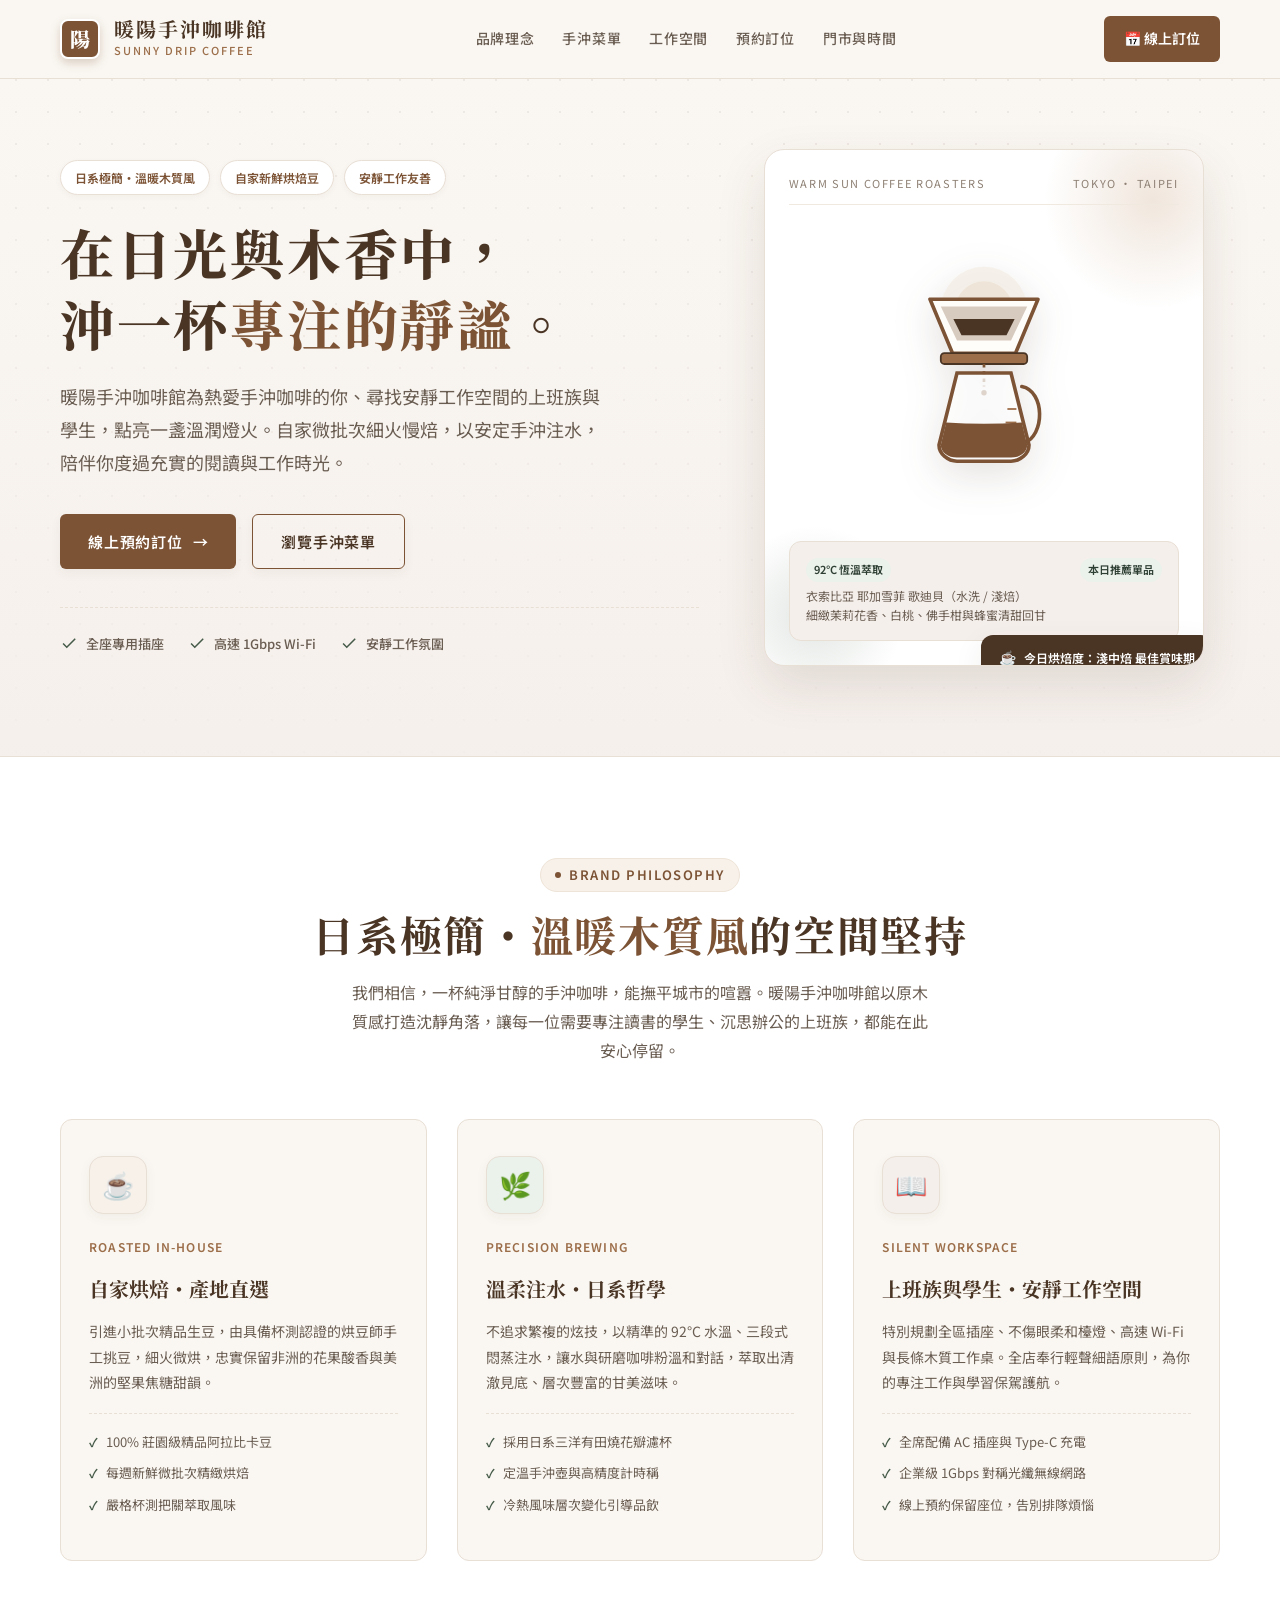
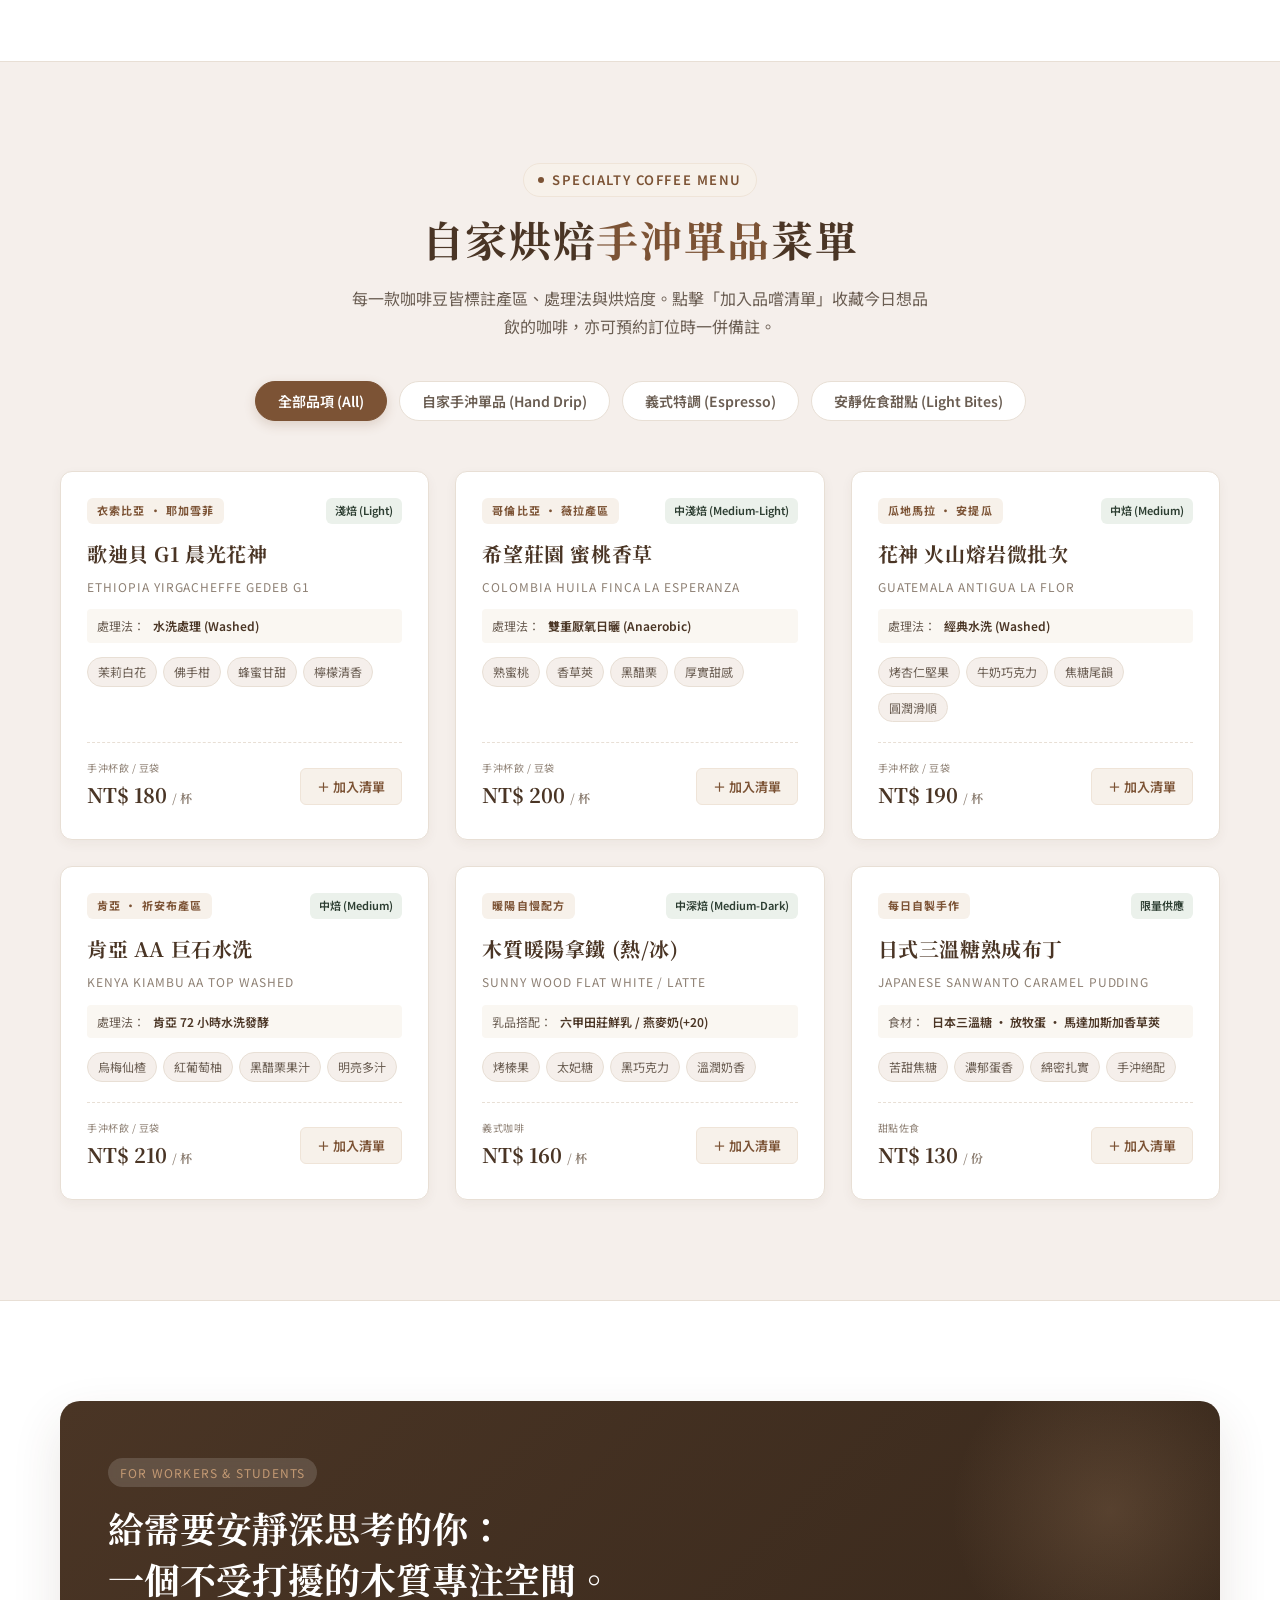
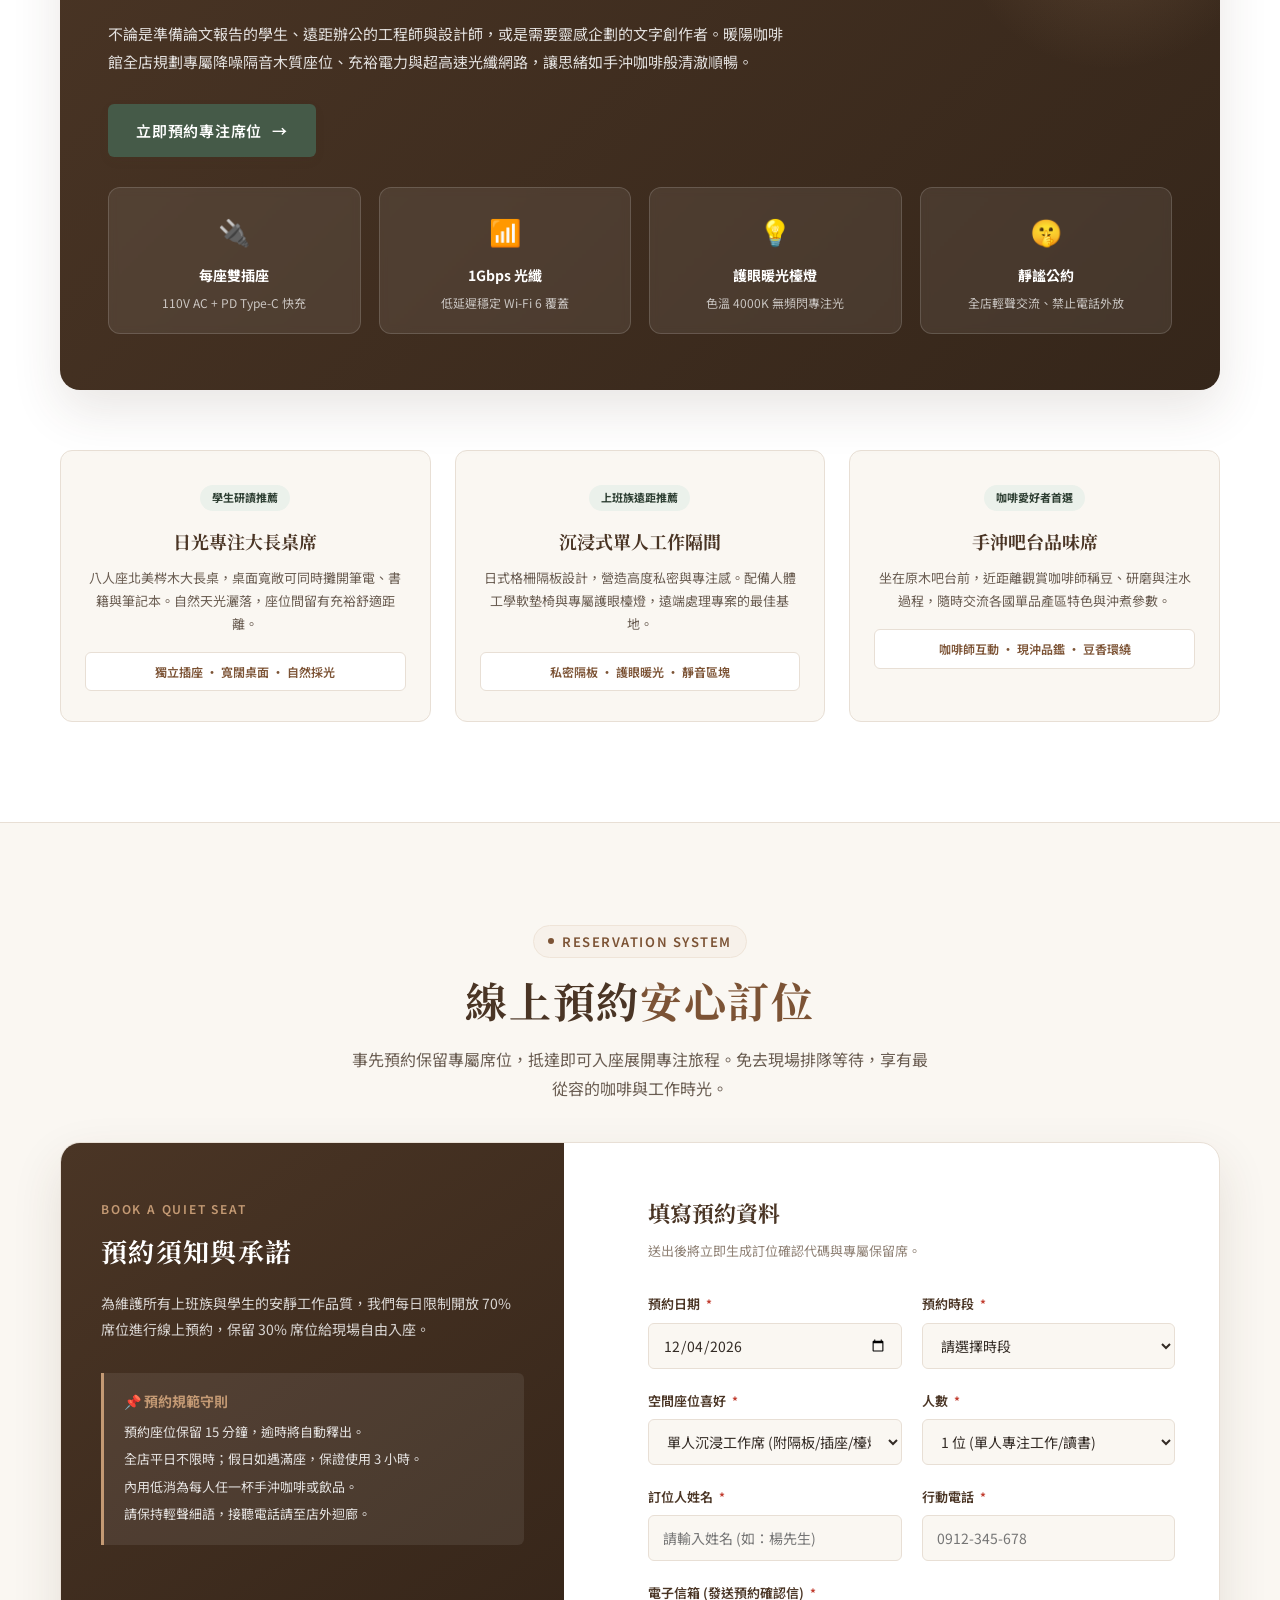
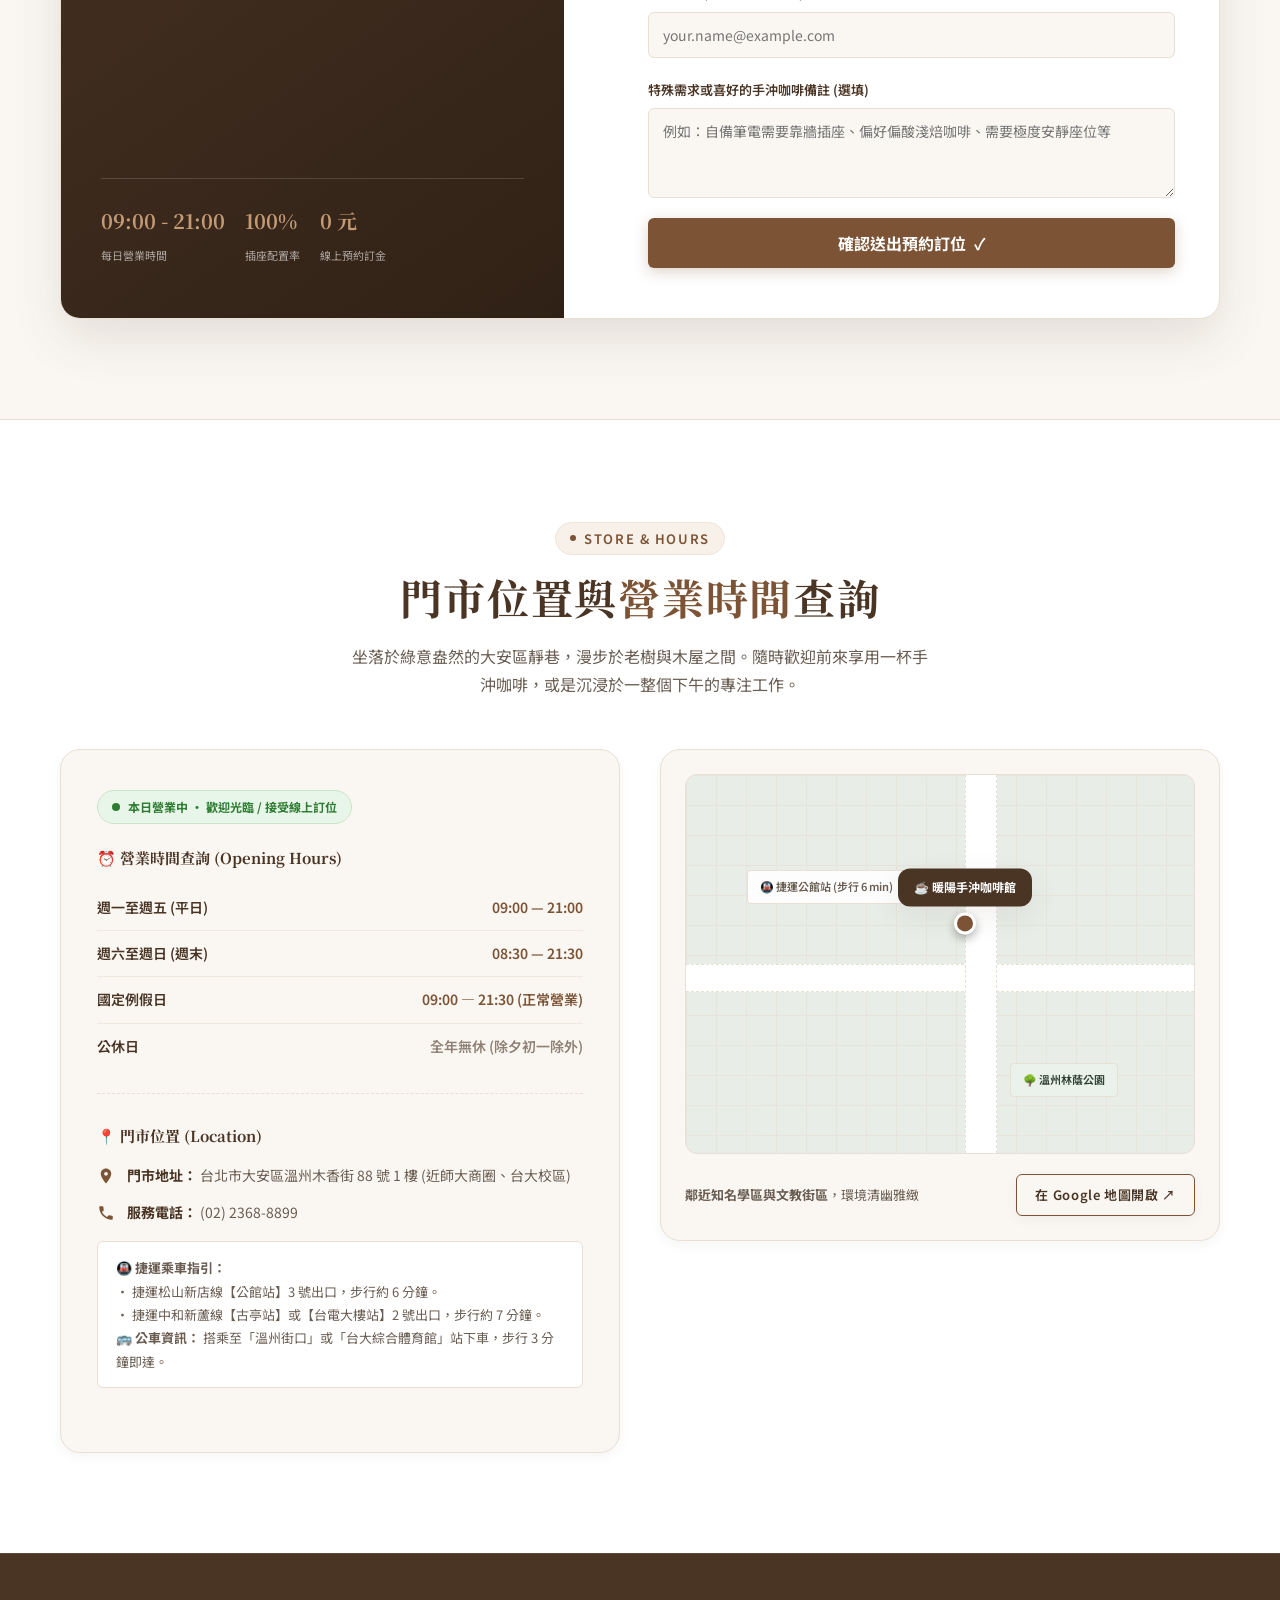
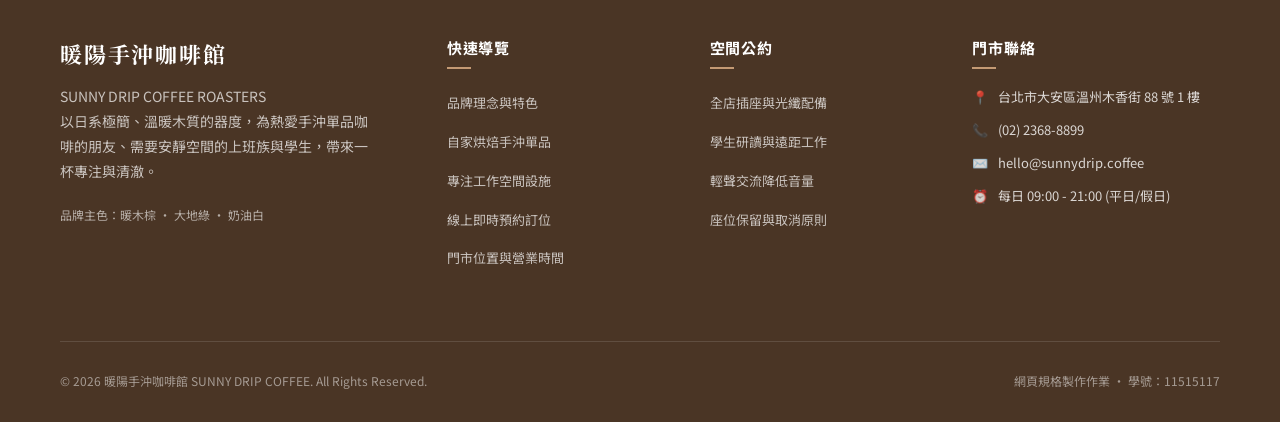
<file: outline/index.html>
<!DOCTYPE html>
<html lang="zh-Hant">
<head>
  <meta charset="UTF-8">
  <meta name="viewport" content="width=device-width, initial-scale=1.0">
  <meta name="description" content="暖陽手沖咖啡館｜自家烘焙手沖單品咖啡、日系極簡溫暖木質空間，專為喜愛手沖咖啡與尋找安靜工作空間的上班族與學生打造。提供線上預約訂位、咖啡菜單與門市營業時間查詢。">
  <title>暖陽手沖咖啡館 SUNNY DRIP COFFEE｜日系極簡・手沖自焙・安靜工作空間</title>
  <link rel="preconnect" href="https://fonts.googleapis.com">
  <link rel="preconnect" href="https://fonts.gstatic.com" crossorigin>
  <link href="https://fonts.googleapis.com/css2?family=Noto+Sans+TC:wght@300;400;500;600;700&family=Noto+Serif+TC:wght@400;500;600;700;900&family=Zen+Maru+Gothic:wght@400;500;700&display=swap" rel="stylesheet">
  <style>
    /* ----------------------------------------------------
       品牌色彩與變數系統 (Brand Identity System)
       暖木棕 (Warm Wood Brown)、大地綠 (Earth Green)、奶油白 (Cream White)
       ---------------------------------------------------- */
    :root {
      /* 奶油白主色調 (Cream White Palette) */
      --cream-bg: #FAF7F2;
      --cream-surface: #F5EFEB;
      --cream-card: #FFFFFF;
      --cream-border: #E8DFD5;
      --cream-border-subtle: #F0E9DF;

      /* 暖木棕色調 (Warm Wood Brown Palette) */
      --wood-deep: #4A3525;
      --wood-primary: #7C5335;
      --wood-medium: #9C6E4A;
      --wood-light: #C49A74;
      --wood-soft: #EFE4D8;
      --wood-tint: #F7F1EA;

      /* 大地綠色調 (Earth Green Palette) */
      --green-deep: #2D3E32;
      --green-primary: #455A48;
      --green-medium: #5B7560;
      --green-light: #8FA693;
      --green-soft: #EBF1EB;
      --green-tint: #F4F7F4;

      /* 文字與中性色 */
      --text-main: #332B25;
      --text-secondary: #6A5D52;
      --text-muted: #8E8074;
      --text-white: #FFFFFF;

      /* 陰影與圓角 */
      --shadow-sm: 0 4px 12px rgba(74, 53, 37, 0.05);
      --shadow-md: 0 10px 30px rgba(74, 53, 37, 0.08);
      --shadow-lg: 0 20px 50px rgba(74, 53, 37, 0.12);
      --radius-sm: 6px;
      --radius-md: 12px;
      --radius-lg: 20px;
      --radius-full: 9999px;

      /* 轉場動畫 */
      --transition: all 0.28s cubic-bezier(0.4, 0, 0.2, 1);
    }

    /* 基礎重設 */
    *, *::before, *::after {
      box-sizing: border-box;
      margin: 0;
      padding: 0;
    }

    html {
      scroll-behavior: smooth;
      font-size: 16px;
    }

    body {
      background-color: var(--cream-bg);
      color: var(--text-main);
      font-family: "Noto Sans TC", sans-serif;
      font-weight: 400;
      line-height: 1.8;
      -webkit-font-smoothing: antialiased;
      overflow-x: hidden;
      background-image: radial-gradient(var(--cream-border) 0.75px, transparent 0.75px);
      background-size: 32px 32px;
      background-position: 0 0;
    }

    img {
      max-width: 100%;
      height: auto;
      display: block;
    }

    a {
      color: inherit;
      text-decoration: none;
      transition: var(--transition);
    }

    button, input, select, textarea {
      font-family: inherit;
      font-size: inherit;
      color: inherit;
    }

    button {
      cursor: pointer;
      border: none;
      background: none;
    }

    ul, ol {
      list-style: none;
    }

    .container {
      width: min(1160px, calc(100% - 48px));
      margin: 0 auto;
    }

    .serif {
      font-family: "Noto Serif TC", serif;
    }

    .maru {
      font-family: "Zen Maru Gothic", sans-serif;
    }

    /* ----------------------------------------------------
       共用組件 (Shared Components)
       ---------------------------------------------------- */
    .section-tag {
      display: inline-flex;
      align-items: center;
      gap: 8px;
      padding: 4px 14px;
      background: var(--wood-tint);
      border: 1px solid var(--wood-soft);
      border-radius: var(--radius-full);
      color: var(--wood-primary);
      font-size: 13px;
      font-weight: 600;
      letter-spacing: 0.12em;
      margin-bottom: 14px;
      text-transform: uppercase;
    }

    .section-tag::before {
      content: "";
      width: 6px;
      height: 6px;
      border-radius: 50%;
      background: var(--wood-primary);
    }

    .section-title {
      font-size: clamp(28px, 3.8vw, 42px);
      font-weight: 700;
      line-height: 1.35;
      color: var(--wood-deep);
      letter-spacing: 0.04em;
      margin-bottom: 16px;
    }

    .section-title em {
      font-style: normal;
      color: var(--wood-primary);
      position: relative;
      display: inline-block;
    }

    .section-title em::after {
      content: "";
      position: absolute;
      left: 0;
      bottom: 2px;
      width: 100%;
      height: 4px;
      background: var(--wood-soft);
      z-index: -1;
      border-radius: 2px;
    }

    .section-desc {
      color: var(--text-secondary);
      font-size: 16px;
      max-width: 580px;
      margin: 0 auto;
      line-height: 1.8;
    }

    .text-center {
      text-align: center;
    }

    .btn {
      display: inline-flex;
      align-items: center;
      justify-content: center;
      gap: 10px;
      padding: 13px 28px;
      border-radius: var(--radius-sm);
      font-size: 15px;
      font-weight: 600;
      letter-spacing: 0.05em;
      transition: var(--transition);
      box-shadow: var(--shadow-sm);
      position: relative;
      overflow: hidden;
    }

    .btn:hover {
      transform: translateY(-2px);
      box-shadow: var(--shadow-md);
    }

    .btn-wood {
      background: var(--wood-primary);
      color: var(--text-white);
    }

    .btn-wood:hover {
      background: var(--wood-deep);
    }

    .btn-green {
      background: var(--green-primary);
      color: var(--text-white);
    }

    .btn-green:hover {
      background: var(--green-deep);
    }

    .btn-outline-wood {
      background: transparent;
      color: var(--wood-deep);
      border: 1.5px solid var(--wood-primary);
    }

    .btn-outline-wood:hover {
      background: var(--wood-tint);
    }

    /* ----------------------------------------------------
       導覽列 (Header & Navigation)
       ---------------------------------------------------- */
    .site-header {
      position: sticky;
      top: 0;
      z-index: 100;
      background: rgba(250, 247, 242, 0.94);
      backdrop-filter: blur(12px);
      border-bottom: 1px solid var(--cream-border);
      transition: var(--transition);
    }

    .header-inner {
      display: flex;
      align-items: center;
      justify-content: space-between;
      height: 78px;
    }

    .brand-logo {
      display: flex;
      align-items: center;
      gap: 14px;
    }

    .brand-hanko {
      width: 40px;
      height: 40px;
      background: var(--wood-primary);
      color: #FFF;
      border-radius: 8px;
      display: grid;
      place-items: center;
      font-family: "Noto Serif TC", serif;
      font-weight: 900;
      font-size: 20px;
      box-shadow: 0 4px 10px rgba(124, 83, 53, 0.25);
      border: 2px solid #FFF;
    }

    .brand-names {
      display: flex;
      flex-direction: column;
    }

    .brand-title {
      font-family: "Noto Serif TC", serif;
      font-size: 20px;
      font-weight: 700;
      color: var(--wood-deep);
      letter-spacing: 0.1em;
      line-height: 1.2;
    }

    .brand-sub {
      font-size: 11px;
      letter-spacing: 0.18em;
      color: var(--wood-medium);
      font-weight: 500;
      text-transform: uppercase;
    }

    .nav-menu {
      display: flex;
      align-items: center;
      gap: 28px;
    }

    .nav-link {
      font-size: 14px;
      font-weight: 500;
      color: var(--text-secondary);
      letter-spacing: 0.05em;
      position: relative;
      padding: 6px 0;
    }

    .nav-link::after {
      content: "";
      position: absolute;
      bottom: 0;
      left: 0;
      width: 0%;
      height: 2px;
      background: var(--wood-primary);
      transition: var(--transition);
      border-radius: 2px;
    }

    .nav-link:hover {
      color: var(--wood-deep);
    }

    .nav-link:hover::after {
      width: 100%;
    }

    .header-actions {
      display: flex;
      align-items: center;
      gap: 14px;
    }

    .nav-reserve-btn {
      padding: 10px 20px;
      font-size: 14px;
      background: var(--wood-primary);
      color: #FFF;
      border-radius: var(--radius-sm);
      font-weight: 600;
      display: inline-flex;
      align-items: center;
      gap: 6px;
      transition: var(--transition);
    }

    .nav-reserve-btn:hover {
      background: var(--wood-deep);
    }

    .menu-toggle {
      display: none;
      width: 40px;
      height: 40px;
      flex-direction: column;
      justify-content: center;
      align-items: center;
      gap: 6px;
    }

    .menu-toggle span {
      display: block;
      width: 22px;
      height: 2px;
      background: var(--wood-deep);
      transition: var(--transition);
      border-radius: 2px;
    }

    /* ----------------------------------------------------
       Hero 主視覺區域 (日系極簡、溫暖木質風)
       ---------------------------------------------------- */
    .hero-section {
      position: relative;
      padding: 70px 0 90px;
      overflow: hidden;
      background: linear-gradient(180deg, rgba(250, 247, 242, 0.4) 0%, rgba(245, 239, 235, 0.9) 100%);
      border-bottom: 1px solid var(--cream-border);
    }

    .hero-grid {
      display: grid;
      grid-template-columns: 1.15fr 0.85fr;
      gap: 48px;
      align-items: center;
    }

    .hero-badge-group {
      display: flex;
      flex-wrap: wrap;
      gap: 10px;
      margin-bottom: 22px;
    }

    .hero-pill {
      display: inline-flex;
      align-items: center;
      gap: 6px;
      padding: 6px 14px;
      background: #FFF;
      border: 1px solid var(--cream-border);
      border-radius: var(--radius-full);
      font-size: 12px;
      color: var(--wood-primary);
      font-weight: 600;
      box-shadow: 0 2px 6px rgba(74, 53, 37, 0.04);
    }

    .hero-title {
      font-size: clamp(34px, 4.6vw, 54px);
      line-height: 1.3;
      font-weight: 800;
      color: var(--wood-deep);
      letter-spacing: 0.05em;
      margin-bottom: 22px;
    }

    .hero-title .highlight {
      color: var(--wood-primary);
      position: relative;
      display: inline-block;
    }

    .hero-subtitle {
      font-size: clamp(16px, 1.8vw, 18px);
      line-height: 1.85;
      color: var(--text-secondary);
      margin-bottom: 34px;
      max-width: 540px;
    }

    .hero-cta-group {
      display: flex;
      flex-wrap: wrap;
      gap: 16px;
      margin-bottom: 38px;
    }

    .hero-features-bar {
      display: flex;
      align-items: center;
      gap: 24px;
      padding-top: 24px;
      border-top: 1px dashed var(--cream-border);
    }

    .hero-feature-item {
      display: flex;
      align-items: center;
      gap: 8px;
      font-size: 13px;
      color: var(--text-secondary);
      font-weight: 500;
    }

    .hero-feature-item svg {
      width: 18px;
      height: 18px;
      fill: var(--green-primary);
    }

    /* Hero 右側木質手沖藝術插圖 (CSS & SVG Art) */
    .hero-artwork {
      position: relative;
      display: grid;
      place-items: center;
    }

    .wood-card-frame {
      width: 100%;
      max-width: 440px;
      aspect-ratio: 4 / 4.7;
      background: #FFF;
      border-radius: var(--radius-lg);
      border: 1px solid var(--cream-border);
      box-shadow: var(--shadow-lg);
      padding: 24px;
      position: relative;
      display: flex;
      flex-direction: column;
      justify-content: space-between;
      overflow: hidden;
    }

    .wood-card-frame::before {
      content: "";
      position: absolute;
      top: -60px;
      right: -60px;
      width: 220px;
      height: 220px;
      background: radial-gradient(circle, rgba(196, 154, 116, 0.25) 0%, transparent 70%);
      border-radius: 50%;
    }

    .wood-card-frame::after {
      content: "";
      position: absolute;
      bottom: -40px;
      left: -40px;
      width: 180px;
      height: 180px;
      background: radial-gradient(circle, rgba(91, 117, 96, 0.18) 0%, transparent 70%);
      border-radius: 50%;
    }

    .art-top-tag {
      display: flex;
      justify-content: space-between;
      align-items: center;
      font-size: 11px;
      letter-spacing: 0.15em;
      color: var(--text-muted);
      border-bottom: 1px solid var(--cream-border-subtle);
      padding-bottom: 10px;
      position: relative;
      z-index: 2;
    }

    .art-canvas {
      position: relative;
      z-index: 2;
      width: 100%;
      height: 260px;
      display: grid;
      place-items: center;
    }

    /* 手沖咖啡濾壺 SVG 視覺 */
    .dripper-svg {
      width: 180px;
      height: 230px;
      filter: drop-shadow(0 12px 20px rgba(74, 53, 37, 0.15));
    }

    .art-bottom-desc {
      position: relative;
      z-index: 2;
      background: var(--cream-surface);
      padding: 16px;
      border-radius: var(--radius-md);
      border: 1px solid var(--cream-border);
    }

    .art-bottom-title {
      font-size: 14px;
      font-weight: 700;
      color: var(--wood-deep);
      margin-bottom: 4px;
      display: flex;
      align-items: center;
      justify-content: space-between;
    }

    .art-bottom-title span {
      font-size: 11px;
      padding: 2px 8px;
      background: var(--green-soft);
      color: var(--green-deep);
      border-radius: var(--radius-full);
      font-weight: 600;
    }

    .art-bottom-p {
      font-size: 12px;
      color: var(--text-secondary);
      line-height: 1.6;
    }

    .floating-note {
      position: absolute;
      bottom: -15px;
      right: -10px;
      background: var(--wood-deep);
      color: #FFF;
      padding: 10px 18px;
      border-radius: var(--radius-md);
      font-size: 12px;
      font-weight: 600;
      box-shadow: var(--shadow-md);
      display: flex;
      align-items: center;
      gap: 8px;
      z-index: 5;
    }

    .floating-note::before {
      content: "☕";
      font-size: 14px;
    }

    /* ----------------------------------------------------
       品牌特色與理念 (Brand Philosophy & Audience)
       上班族、學生安靜工作空間特色
       ---------------------------------------------------- */
    .about-section {
      padding: 100px 0;
      background: #FFF;
    }

    .about-grid {
      display: grid;
      grid-template-columns: repeat(3, 1fr);
      gap: 30px;
      margin-top: 54px;
    }

    .about-card {
      background: var(--cream-bg);
      border: 1px solid var(--cream-border);
      border-radius: var(--radius-md);
      padding: 36px 28px;
      transition: var(--transition);
      position: relative;
    }

    .about-card:hover {
      transform: translateY(-5px);
      box-shadow: var(--shadow-md);
      border-color: var(--wood-light);
    }

    .about-icon {
      width: 58px;
      height: 58px;
      border-radius: 14px;
      display: grid;
      place-items: center;
      margin-bottom: 22px;
      font-size: 26px;
      background: #FFF;
      border: 1px solid var(--cream-border);
      box-shadow: var(--shadow-sm);
    }

    .about-card:nth-child(1) .about-icon {
      color: var(--wood-primary);
      background: var(--wood-tint);
    }

    .about-card:nth-child(2) .about-icon {
      color: var(--green-primary);
      background: var(--green-soft);
    }

    .about-card:nth-child(3) .about-icon {
      color: var(--wood-deep);
      background: var(--cream-surface);
    }

    .about-card-title {
      font-size: 20px;
      font-weight: 700;
      color: var(--wood-deep);
      margin-bottom: 12px;
    }

    .about-card-sub {
      font-size: 12px;
      letter-spacing: 0.1em;
      color: var(--wood-medium);
      margin-bottom: 14px;
      display: block;
      font-weight: 600;
    }

    .about-card-desc {
      font-size: 14px;
      color: var(--text-secondary);
      line-height: 1.8;
      margin-bottom: 18px;
    }

    .about-card-list {
      border-top: 1px dashed var(--cream-border);
      padding-top: 16px;
    }

    .about-card-list li {
      display: flex;
      align-items: center;
      gap: 8px;
      font-size: 13px;
      color: var(--text-secondary);
      margin-bottom: 8px;
    }

    .about-card-list li::before {
      content: "✓";
      color: var(--green-primary);
      font-weight: 700;
      font-size: 12px;
    }

    /* ----------------------------------------------------
       咖啡菜單展示 (Coffee Menu Showcase)
       功能需求：展示咖啡菜單
       ---------------------------------------------------- */
    .menu-section {
      padding: 100px 0;
      background: var(--cream-surface);
      border-top: 1px solid var(--cream-border);
      border-bottom: 1px solid var(--cream-border);
    }

    .menu-filter-bar {
      display: flex;
      justify-content: center;
      gap: 12px;
      flex-wrap: wrap;
      margin: 40px 0 50px;
    }

    .filter-btn {
      padding: 9px 22px;
      background: #FFF;
      border: 1px solid var(--cream-border);
      border-radius: var(--radius-full);
      font-size: 14px;
      font-weight: 600;
      color: var(--text-secondary);
      transition: var(--transition);
    }

    .filter-btn:hover {
      border-color: var(--wood-primary);
      color: var(--wood-primary);
    }

    .filter-btn.active {
      background: var(--wood-primary);
      color: #FFF;
      border-color: var(--wood-primary);
      box-shadow: 0 4px 12px rgba(124, 83, 53, 0.2);
    }

    .menu-grid {
      display: grid;
      grid-template-columns: repeat(3, 1fr);
      gap: 26px;
    }

    .menu-card {
      background: #FFF;
      border: 1px solid var(--cream-border);
      border-radius: var(--radius-md);
      padding: 26px;
      display: flex;
      flex-direction: column;
      justify-content: space-between;
      transition: var(--transition);
      box-shadow: var(--shadow-sm);
      position: relative;
    }

    .menu-card:hover {
      transform: translateY(-4px);
      box-shadow: var(--shadow-md);
      border-color: var(--wood-light);
    }

    .menu-header {
      display: flex;
      justify-content: space-between;
      align-items: flex-start;
      margin-bottom: 12px;
    }

    .menu-origin-tag {
      font-size: 11px;
      font-weight: 700;
      letter-spacing: 0.1em;
      color: var(--wood-primary);
      background: var(--wood-tint);
      padding: 3px 10px;
      border-radius: var(--radius-sm);
    }

    .menu-roast-badge {
      font-size: 11px;
      font-weight: 600;
      color: var(--green-deep);
      background: var(--green-soft);
      padding: 3px 9px;
      border-radius: var(--radius-sm);
    }

    .menu-name {
      font-size: 20px;
      font-weight: 700;
      color: var(--wood-deep);
      margin-bottom: 4px;
      letter-spacing: 0.03em;
    }

    .menu-en-name {
      font-size: 12px;
      color: var(--text-muted);
      letter-spacing: 0.08em;
      margin-bottom: 12px;
      text-transform: uppercase;
    }

    .menu-process {
      display: flex;
      align-items: center;
      gap: 8px;
      font-size: 12px;
      color: var(--text-secondary);
      margin-bottom: 14px;
      background: var(--cream-bg);
      padding: 6px 10px;
      border-radius: 4px;
    }

    .menu-process span {
      font-weight: 600;
      color: var(--wood-deep);
    }

    .flavor-pills {
      display: flex;
      flex-wrap: wrap;
      gap: 6px;
      margin-bottom: 20px;
    }

    .flavor-pill {
      font-size: 12px;
      background: var(--cream-surface);
      color: var(--text-secondary);
      padding: 3px 10px;
      border-radius: var(--radius-full);
      border: 1px solid var(--cream-border);
    }

    .menu-footer {
      display: flex;
      align-items: center;
      justify-content: space-between;
      border-top: 1px dashed var(--cream-border);
      padding-top: 16px;
      margin-top: auto;
    }

    .menu-price {
      display: flex;
      flex-direction: column;
    }

    .price-label {
      font-size: 10px;
      color: var(--text-muted);
      letter-spacing: 0.05em;
    }

    .price-value {
      font-size: 20px;
      font-weight: 700;
      color: var(--wood-deep);
      font-family: "Noto Serif TC", serif;
    }

    .menu-add-btn {
      padding: 8px 16px;
      font-size: 13px;
      font-weight: 600;
      background: var(--wood-tint);
      color: var(--wood-primary);
      border: 1px solid var(--wood-soft);
      border-radius: var(--radius-sm);
      transition: var(--transition);
      display: inline-flex;
      align-items: center;
      gap: 4px;
    }

    .menu-add-btn:hover {
      background: var(--wood-primary);
      color: #FFF;
      border-color: var(--wood-primary);
    }

    /* ----------------------------------------------------
       工作空間設施特色 (Workspace Experience)
       專為上班族與學生量身打造
       ---------------------------------------------------- */
    .workspace-section {
      padding: 100px 0;
      background: #FFF;
    }

    .workspace-banner {
      background: linear-gradient(135deg, var(--wood-deep) 0%, #35261A 100%);
      border-radius: var(--radius-lg);
      color: #FFF;
      padding: 56px 48px;
      position: relative;
      overflow: hidden;
      box-shadow: var(--shadow-lg);
      margin-bottom: 60px;
    }

    .workspace-banner::after {
      content: "";
      position: absolute;
      top: -50px;
      right: -50px;
      width: 320px;
      height: 320px;
      background: radial-gradient(circle, rgba(196, 154, 116, 0.2) 0%, transparent 70%);
      border-radius: 50%;
    }

    .workspace-banner-content {
      position: relative;
      z-index: 2;
      max-width: 680px;
    }

    .workspace-tag {
      display: inline-flex;
      align-items: center;
      gap: 6px;
      padding: 4px 12px;
      background: rgba(255, 255, 255, 0.15);
      backdrop-filter: blur(4px);
      border-radius: var(--radius-full);
      font-size: 12px;
      color: var(--wood-light);
      margin-bottom: 16px;
      letter-spacing: 0.1em;
    }

    .workspace-banner-title {
      font-size: clamp(26px, 3.2vw, 36px);
      font-weight: 700;
      line-height: 1.4;
      margin-bottom: 16px;
      color: #FFF;
    }

    .workspace-banner-desc {
      font-size: 15px;
      line-height: 1.85;
      color: rgba(255, 255, 255, 0.85);
      margin-bottom: 28px;
    }

    .workspace-perks-grid {
      display: grid;
      grid-template-columns: repeat(4, 1fr);
      gap: 18px;
      margin-top: 30px;
    }

    .perk-box {
      background: rgba(255, 255, 255, 0.08);
      border: 1px solid rgba(255, 255, 255, 0.15);
      border-radius: var(--radius-md);
      padding: 20px;
      text-align: center;
      backdrop-filter: blur(4px);
    }

    .perk-icon {
      font-size: 26px;
      margin-bottom: 8px;
    }

    .perk-title {
      font-size: 14px;
      font-weight: 700;
      color: #FFF;
      margin-bottom: 4px;
    }

    .perk-sub {
      font-size: 12px;
      color: rgba(255, 255, 255, 0.7);
    }

    /* 區域座位類型卡片 */
    .zones-grid {
      display: grid;
      grid-template-columns: repeat(3, 1fr);
      gap: 24px;
    }

    .zone-card {
      background: var(--cream-bg);
      border: 1px solid var(--cream-border);
      border-radius: var(--radius-md);
      padding: 30px 24px;
      text-align: center;
      transition: var(--transition);
    }

    .zone-card:hover {
      transform: translateY(-4px);
      border-color: var(--wood-primary);
      box-shadow: var(--shadow-md);
    }

    .zone-pill {
      display: inline-block;
      font-size: 11px;
      font-weight: 700;
      color: var(--green-deep);
      background: var(--green-soft);
      padding: 3px 12px;
      border-radius: var(--radius-full);
      margin-bottom: 14px;
    }

    .zone-title {
      font-size: 18px;
      font-weight: 700;
      color: var(--wood-deep);
      margin-bottom: 10px;
    }

    .zone-desc {
      font-size: 13px;
      color: var(--text-secondary);
      line-height: 1.75;
      margin-bottom: 16px;
    }

    .zone-meta {
      font-size: 12px;
      color: var(--wood-primary);
      font-weight: 600;
      background: #FFF;
      padding: 8px;
      border-radius: var(--radius-sm);
      border: 1px solid var(--cream-border);
    }

    /* ----------------------------------------------------
       線上預約訂位系統 (Online Reservation System)
       功能需求：線上預約訂位系統
       ---------------------------------------------------- */
    .booking-section {
      padding: 100px 0;
      background: var(--cream-bg);
      border-top: 1px solid var(--cream-border);
    }

    .booking-wrapper {
      display: grid;
      grid-template-columns: 0.9fr 1.1fr;
      gap: 40px;
      background: #FFF;
      border: 1px solid var(--cream-border);
      border-radius: var(--radius-lg);
      box-shadow: var(--shadow-lg);
      overflow: hidden;
    }

    .booking-info-pane {
      background: linear-gradient(145deg, var(--wood-deep) 0%, #302116 100%);
      color: #FFF;
      padding: 50px 40px;
      display: flex;
      flex-direction: column;
      justify-content: space-between;
    }

    .booking-info-pane h3 {
      font-size: 26px;
      font-weight: 700;
      margin-bottom: 16px;
      letter-spacing: 0.05em;
    }

    .booking-info-pane p {
      color: rgba(255, 255, 255, 0.8);
      font-size: 14px;
      line-height: 1.85;
      margin-bottom: 30px;
    }

    .booking-rule-box {
      background: rgba(255, 255, 255, 0.08);
      border-left: 3px solid var(--wood-light);
      padding: 16px 20px;
      border-radius: 0 var(--radius-sm) var(--radius-sm) 0;
      margin-bottom: 30px;
    }

    .booking-rule-box h4 {
      font-size: 14px;
      color: var(--wood-light);
      margin-bottom: 6px;
      font-weight: 700;
    }

    .booking-rule-box ul {
      font-size: 13px;
      color: rgba(255, 255, 255, 0.85);
      line-height: 1.8;
    }

    .booking-rule-box li {
      margin-bottom: 4px;
    }

    .booking-stat-row {
      display: flex;
      gap: 20px;
      border-top: 1px solid rgba(255, 255, 255, 0.15);
      padding-top: 24px;
    }

    .stat-mini-item span {
      display: block;
      font-size: 20px;
      font-weight: 700;
      color: var(--wood-light);
      font-family: "Noto Serif TC", serif;
    }

    .stat-mini-item small {
      font-size: 11px;
      color: rgba(255, 255, 255, 0.6);
    }

    .booking-form-pane {
      padding: 50px 44px;
    }

    .booking-form-title {
      font-size: 22px;
      font-weight: 700;
      color: var(--wood-deep);
      margin-bottom: 6px;
    }

    .booking-form-sub {
      font-size: 13px;
      color: var(--text-muted);
      margin-bottom: 30px;
    }

    .form-grid {
      display: grid;
      grid-template-columns: 1fr 1fr;
      gap: 20px;
      margin-bottom: 20px;
    }

    .form-group {
      display: flex;
      flex-direction: column;
      gap: 7px;
    }

    .form-group.full-width {
      grid-column: span 2;
    }

    .form-label {
      font-size: 13px;
      font-weight: 600;
      color: var(--wood-deep);
      display: flex;
      align-items: center;
      gap: 6px;
    }

    .form-label .required {
      color: #C0392B;
      font-size: 12px;
    }

    .form-control {
      width: 100%;
      height: 46px;
      padding: 0 14px;
      background: var(--cream-bg);
      border: 1px solid var(--cream-border);
      border-radius: var(--radius-sm);
      font-size: 14px;
      color: var(--text-main);
      outline: none;
      transition: var(--transition);
    }

    .form-control:focus {
      border-color: var(--wood-primary);
      background: #FFF;
      box-shadow: 0 0 0 3px rgba(124, 83, 53, 0.15);
    }

    textarea.form-control {
      height: 90px;
      padding: 12px 14px;
      resize: vertical;
    }

    .submit-reserve-btn {
      width: 100%;
      height: 50px;
      background: var(--wood-primary);
      color: #FFF;
      font-size: 16px;
      font-weight: 700;
      border-radius: var(--radius-sm);
      margin-top: 10px;
      display: flex;
      align-items: center;
      justify-content: center;
      gap: 8px;
      transition: var(--transition);
      box-shadow: 0 4px 14px rgba(124, 83, 53, 0.25);
    }

    .submit-reserve-btn:hover {
      background: var(--wood-deep);
      transform: translateY(-2px);
    }

    /* ----------------------------------------------------
       門市位置與營業時間查詢 (Store Location & Hours)
       功能需求：門市位置與營業時間查詢
       ---------------------------------------------------- */
    .store-section {
      padding: 100px 0;
      background: #FFF;
      border-top: 1px solid var(--cream-border);
    }

    .store-grid {
      display: grid;
      grid-template-columns: 1fr 1fr;
      gap: 40px;
      margin-top: 50px;
      align-items: start;
    }

    .store-card {
      background: var(--cream-bg);
      border: 1px solid var(--cream-border);
      border-radius: var(--radius-lg);
      padding: 40px 36px;
      box-shadow: var(--shadow-sm);
    }

    .store-status-badge {
      display: inline-flex;
      align-items: center;
      gap: 8px;
      padding: 5px 14px;
      background: #E8F5E9;
      color: #2E7D32;
      border-radius: var(--radius-full);
      font-size: 12px;
      font-weight: 700;
      margin-bottom: 20px;
      border: 1px solid #C8E6C9;
    }

    .status-dot {
      width: 8px;
      height: 8px;
      background: #2E7D32;
      border-radius: 50%;
      animation: pulse 2s infinite;
    }

    @keyframes pulse {
      0% { transform: scale(0.95); box-shadow: 0 0 0 0 rgba(46, 125, 50, 0.7); }
      70% { transform: scale(1); box-shadow: 0 0 0 8px rgba(46, 125, 50, 0); }
      100% { transform: scale(0.95); box-shadow: 0 0 0 0 rgba(46, 125, 50, 0); }
    }

    .store-hours-block {
      margin-bottom: 28px;
      border-bottom: 1px dashed var(--cream-border);
      padding-bottom: 24px;
    }

    .store-subtitle {
      font-size: 15px;
      font-weight: 700;
      color: var(--wood-deep);
      margin-bottom: 14px;
      display: flex;
      align-items: center;
      gap: 8px;
    }

    .hours-table {
      width: 100%;
      border-collapse: collapse;
      font-size: 14px;
    }

    .hours-table tr {
      border-bottom: 1px solid var(--cream-border-subtle);
    }

    .hours-table tr:last-child {
      border-bottom: none;
    }

    .hours-table td {
      padding: 10px 0;
      color: var(--text-secondary);
    }

    .hours-table td.day {
      font-weight: 600;
      color: var(--wood-deep);
      width: 45%;
    }

    .hours-table td.time {
      text-align: right;
      color: var(--wood-primary);
      font-weight: 600;
    }

    .store-location-block {
      margin-bottom: 24px;
    }

    .location-info-row {
      display: flex;
      align-items: flex-start;
      gap: 12px;
      font-size: 14px;
      color: var(--text-secondary);
      margin-bottom: 12px;
    }

    .location-info-row svg {
      width: 18px;
      height: 18px;
      fill: var(--wood-primary);
      flex-shrink: 0;
      margin-top: 4px;
    }

    .location-info-row strong {
      color: var(--wood-deep);
    }

    .transport-tips {
      background: #FFF;
      border: 1px solid var(--cream-border);
      border-radius: var(--radius-sm);
      padding: 14px 18px;
      font-size: 13px;
      color: var(--text-secondary);
      line-height: 1.8;
      margin-top: 16px;
    }

    /* 門市地圖可視化區域 */
    .store-map-card {
      background: var(--cream-bg);
      border: 1px solid var(--cream-border);
      border-radius: var(--radius-lg);
      padding: 24px;
      display: flex;
      flex-direction: column;
      gap: 20px;
      box-shadow: var(--shadow-sm);
    }

    .map-visual-box {
      width: 100%;
      height: 380px;
      background: #E8EDE8;
      border-radius: var(--radius-md);
      position: relative;
      overflow: hidden;
      border: 1px solid var(--cream-border);
      display: grid;
      place-items: center;
    }

    .map-grid-pattern {
      position: absolute;
      inset: 0;
      background-image: linear-gradient(var(--cream-border) 1px, transparent 1px),
                        linear-gradient(90deg, var(--cream-border) 1px, transparent 1px);
      background-size: 30px 30px;
      opacity: 0.6;
    }

    .map-road-h {
      position: absolute;
      top: 50%;
      left: 0;
      width: 100%;
      height: 28px;
      background: #FFF;
      border-top: 1px dashed var(--cream-border);
      border-bottom: 1px dashed var(--cream-border);
    }

    .map-road-v {
      position: absolute;
      top: 0;
      left: 55%;
      width: 32px;
      height: 100%;
      background: #FFF;
      border-left: 1px dashed var(--cream-border);
      border-right: 1px dashed var(--cream-border);
    }

    .map-pin {
      position: absolute;
      top: 42%;
      left: 55%;
      transform: translate(-50%, -100%);
      display: flex;
      flex-direction: column;
      align-items: center;
      z-index: 10;
    }

    .map-bubble {
      background: var(--wood-deep);
      color: #FFF;
      padding: 8px 16px;
      border-radius: var(--radius-md);
      font-size: 12px;
      font-weight: 700;
      white-space: nowrap;
      box-shadow: var(--shadow-md);
      margin-bottom: 6px;
      display: flex;
      align-items: center;
      gap: 6px;
    }

    .map-pointer {
      width: 22px;
      height: 22px;
      background: var(--wood-primary);
      border: 3px solid #FFF;
      border-radius: 50%;
      box-shadow: 0 4px 10px rgba(0,0,0,0.3);
      animation: bounce 1.8s infinite alternate;
    }

    @keyframes bounce {
      0% { transform: translateY(0); }
      100% { transform: translateY(-8px); }
    }

    .map-landmark {
      position: absolute;
      padding: 6px 12px;
      background: rgba(255, 255, 255, 0.9);
      border: 1px solid var(--cream-border);
      border-radius: 4px;
      font-size: 11px;
      font-weight: 600;
      color: var(--text-secondary);
    }

    .landmark-mrt {
      top: 25%;
      left: 12%;
    }

    .landmark-park {
      bottom: 15%;
      right: 15%;
      background: var(--green-soft);
      color: var(--green-deep);
    }

    .map-action-bar {
      display: flex;
      justify-content: space-between;
      align-items: center;
      flex-wrap: wrap;
      gap: 12px;
    }

    .map-action-text {
      font-size: 13px;
      color: var(--text-secondary);
    }

    /* ----------------------------------------------------
       頁尾 (Footer)
       ---------------------------------------------------- */
    .site-footer {
      background: var(--wood-deep);
      color: rgba(255, 255, 255, 0.8);
      padding: 80px 0 30px;
      border-top: 1px solid rgba(255, 255, 255, 0.1);
    }

    .footer-grid {
      display: grid;
      grid-template-columns: 1.4fr 0.9fr 0.9fr 1fr;
      gap: 40px;
      margin-bottom: 60px;
    }

    .footer-brand-title {
      font-family: "Noto Serif TC", serif;
      font-size: 22px;
      font-weight: 700;
      color: #FFF;
      margin-bottom: 10px;
      letter-spacing: 0.08em;
    }

    .footer-brand-desc {
      font-size: 14px;
      line-height: 1.8;
      color: rgba(255, 255, 255, 0.7);
      margin-bottom: 20px;
      max-width: 320px;
    }

    .footer-col-title {
      font-size: 15px;
      font-weight: 700;
      color: #FFF;
      margin-bottom: 18px;
      letter-spacing: 0.06em;
      position: relative;
      padding-bottom: 8px;
    }

    .footer-col-title::after {
      content: "";
      position: absolute;
      bottom: 0;
      left: 0;
      width: 24px;
      height: 2px;
      background: var(--wood-light);
    }

    .footer-links li {
      margin-bottom: 10px;
    }

    .footer-links a {
      font-size: 13px;
      color: rgba(255, 255, 255, 0.7);
      transition: var(--transition);
    }

    .footer-links a:hover {
      color: #FFF;
      padding-left: 4px;
    }

    .footer-contact-item {
      display: flex;
      align-items: flex-start;
      gap: 10px;
      font-size: 13px;
      margin-bottom: 12px;
      line-height: 1.6;
    }

    .footer-bottom {
      border-top: 1px solid rgba(255, 255, 255, 0.12);
      padding-top: 28px;
      display: flex;
      justify-content: space-between;
      align-items: center;
      font-size: 12px;
      color: rgba(255, 255, 255, 0.5);
      flex-wrap: wrap;
      gap: 12px;
    }

    /* ----------------------------------------------------
       通知彈窗 (Toast Notification & Confirmation Modal)
       ---------------------------------------------------- */
    .toast-msg {
      position: fixed;
      bottom: 30px;
      right: 30px;
      background: var(--wood-deep);
      color: #FFF;
      padding: 14px 24px;
      border-radius: var(--radius-md);
      box-shadow: var(--shadow-lg);
      font-size: 14px;
      display: flex;
      align-items: center;
      gap: 10px;
      z-index: 999;
      transform: translateY(100px);
      opacity: 0;
      transition: var(--transition);
      border-left: 4px solid var(--wood-light);
    }

    .toast-msg.show {
      transform: translateY(0);
      opacity: 1;
    }

    /* 訂位成功彈跳視窗 (Reservation Confirmation Modal) */
    .modal-backdrop {
      position: fixed;
      inset: 0;
      background: rgba(0, 0, 0, 0.6);
      backdrop-filter: blur(4px);
      display: grid;
      place-items: center;
      z-index: 1000;
      opacity: 0;
      visibility: hidden;
      transition: var(--transition);
      padding: 20px;
    }

    .modal-backdrop.active {
      opacity: 1;
      visibility: visible;
    }

    .modal-box {
      background: #FFF;
      border-radius: var(--radius-lg);
      width: min(500px, 100%);
      padding: 36px 32px;
      box-shadow: var(--shadow-lg);
      text-align: center;
      transform: scale(0.92);
      transition: var(--transition);
      border: 1px solid var(--cream-border);
    }

    .modal-backdrop.active .modal-box {
      transform: scale(1);
    }

    .modal-icon {
      width: 64px;
      height: 64px;
      background: var(--green-soft);
      color: var(--green-deep);
      border-radius: 50%;
      display: grid;
      place-items: center;
      font-size: 30px;
      margin: 0 auto 18px;
    }

    .modal-title {
      font-size: 22px;
      font-weight: 700;
      color: var(--wood-deep);
      margin-bottom: 10px;
    }

    .modal-desc {
      font-size: 14px;
      color: var(--text-secondary);
      line-height: 1.7;
      margin-bottom: 24px;
    }

    .modal-receipt {
      background: var(--cream-bg);
      border: 1px solid var(--cream-border);
      border-radius: var(--radius-md);
      padding: 18px;
      text-align: left;
      font-size: 13px;
      margin-bottom: 24px;
      line-height: 1.8;
    }

    .modal-receipt-row {
      display: flex;
      justify-content: space-between;
      border-bottom: 1px dashed var(--cream-border);
      padding: 6px 0;
    }

    .modal-receipt-row:last-child {
      border-bottom: none;
    }

    .modal-close-btn {
      width: 100%;
      height: 46px;
      background: var(--wood-primary);
      color: #FFF;
      font-weight: 600;
      border-radius: var(--radius-sm);
      transition: var(--transition);
    }

    .modal-close-btn:hover {
      background: var(--wood-deep);
    }

    /* ----------------------------------------------------
       響應式設計 (Responsive Design)
       ---------------------------------------------------- */
    @media (max-width: 992px) {
      .hero-grid {
        grid-template-columns: 1fr;
        gap: 40px;
      }
      .wood-card-frame {
        max-width: 480px;
        margin: 0 auto;
      }
      .about-grid, .menu-grid, .zones-grid {
        grid-template-columns: repeat(2, 1fr);
      }
      .workspace-perks-grid {
        grid-template-columns: repeat(2, 1fr);
      }
      .booking-wrapper {
        grid-template-columns: 1fr;
      }
      .store-grid {
        grid-template-columns: 1fr;
      }
      .footer-grid {
        grid-template-columns: repeat(2, 1fr);
      }
    }

    @media (max-width: 768px) {
      .nav-menu {
        position: fixed;
        top: 78px;
        left: 0;
        right: 0;
        background: #FAF7F2;
        flex-direction: column;
        padding: 24px;
        gap: 18px;
        border-bottom: 1px solid var(--cream-border);
        box-shadow: var(--shadow-md);
        display: none;
      }
      .nav-menu.open {
        display: flex;
      }
      .menu-toggle {
        display: flex;
      }
      .nav-reserve-btn {
        display: none;
      }
      .about-grid, .menu-grid, .zones-grid {
        grid-template-columns: 1fr;
      }
      .form-grid {
        grid-template-columns: 1fr;
      }
      .form-group.full-width {
        grid-column: span 1;
      }
      .booking-form-pane {
        padding: 34px 22px;
      }
      .booking-info-pane {
        padding: 36px 24px;
      }
      .store-card {
        padding: 28px 20px;
      }
      .workspace-banner {
        padding: 36px 24px;
      }
      .footer-grid {
        grid-template-columns: 1fr;
      }
    }
  </style>
</head>
<body>

  <!-- ================= 頁首導覽 (Header) ================= -->
  <header class="site-header" id="top">
    <div class="container">
      <div class="header-inner">
        <!-- 品牌名稱與標誌 -->
        <a href="#top" class="brand-logo" aria-label="暖陽手沖咖啡館 首頁">
          <div class="brand-hanko">陽</div>
          <div class="brand-names">
            <span class="brand-title">暖陽手沖咖啡館</span>
            <span class="brand-sub">SUNNY DRIP COFFEE</span>
          </div>
        </a>

        <!-- 導覽連結 -->
        <nav class="nav-menu" id="navMenu" aria-label="主要導覽選單">
          <a href="#about" class="nav-link">品牌理念</a>
          <a href="#menu" class="nav-link">手沖菜單</a>
          <a href="#workspace" class="nav-link">工作空間</a>
          <a href="#booking" class="nav-link">預約訂位</a>
          <a href="#store" class="nav-link">門市與時間</a>
        </nav>

        <!-- 預約捷徑與行動選單開關 -->
        <div class="header-actions">
          <a href="#booking" class="nav-reserve-btn">
            <span>📅 線上訂位</span>
          </a>
          <button class="menu-toggle" id="menuToggle" aria-label="切換選單" aria-expanded="false" aria-controls="navMenu">
            <span></span>
            <span></span>
            <span></span>
          </button>
        </div>
      </div>
    </div>
  </header>

  <main>
    <!-- ================= 主視覺區 (Hero Section) ================= -->
    <section class="hero-section" aria-labelledby="heroHeading">
      <div class="container">
        <div class="hero-grid">
          <!-- 主視覺左側文案 -->
          <div>
            <div class="hero-badge-group">
              <span class="hero-pill">日系極簡・溫暖木質風</span>
              <span class="hero-pill">自家新鮮烘焙豆</span>
              <span class="hero-pill">安靜工作友善</span>
            </div>
            <h1 class="hero-title serif" id="heroHeading">
              在日光與木香中，<br>
              沖一杯<span class="highlight">專注的靜謐</span>。
            </h1>
            <p class="hero-subtitle">
              暖陽手沖咖啡館為熱愛手沖咖啡的你、尋找安靜工作空間的上班族與學生，點亮一盞溫潤燈火。自家微批次細火慢焙，以安定手沖注水，陪伴你度過充實的閱讀與工作時光。
            </p>
            <div class="hero-cta-group">
              <a href="#booking" class="btn btn-wood">
                <span>線上預約訂位</span>
                <span>→</span>
              </a>
              <a href="#menu" class="btn btn-outline-wood">
                <span>瀏覽手沖菜單</span>
              </a>
            </div>
            <div class="hero-features-bar">
              <div class="hero-feature-item">
                <svg viewBox="0 0 24 24"><path d="M9 16.17L4.83 12l-1.42 1.41L9 19 21 7l-1.41-1.41z"/></svg>
                <span>全座專用插座</span>
              </div>
              <div class="hero-feature-item">
                <svg viewBox="0 0 24 24"><path d="M9 16.17L4.83 12l-1.42 1.41L9 19 21 7l-1.41-1.41z"/></svg>
                <span>高速 1Gbps Wi-Fi</span>
              </div>
              <div class="hero-feature-item">
                <svg viewBox="0 0 24 24"><path d="M9 16.17L4.83 12l-1.42 1.41L9 19 21 7l-1.41-1.41z"/></svg>
                <span>安靜工作氛圍</span>
              </div>
            </div>
          </div>

          <!-- 主視覺右側木質插圖卡片 (Artwork) -->
          <div class="hero-artwork" aria-hidden="true">
            <div class="wood-card-frame">
              <div class="art-top-tag">
                <span>WARM SUN COFFEE ROASTERS</span>
                <span>TOKYO · TAIPEI</span>
              </div>

              <!-- 手沖濾壺 SVG 視覺插畫 -->
              <div class="art-canvas">
                <svg class="dripper-svg" viewBox="0 0 200 240" fill="none" xmlns="http://www.w3.org/2000/svg">
                  <!-- 暖陽柔光光暈 -->
                  <circle cx="100" cy="50" r="48" fill="#F4EFE6" opacity="0.8"/>
                  <circle cx="100" cy="50" r="32" fill="#EFE4D8"/>

                  <!-- 手沖濾杯 (Dripper - 日系木座陶瓷濾杯) -->
                  <path d="M40 38H160L135 98H65L40 38Z" fill="#FFFDF9" stroke="#7C5335" stroke-width="4" stroke-linejoin="round"/>
                  <!-- 木質承座 -->
                  <rect x="52" y="98" width="96" height="12" rx="4" fill="#9C6E4A" stroke="#4A3525" stroke-width="2"/>
                  <!-- 濾紙邊緣與咖啡粉層 -->
                  <path d="M52 46H148L130 84H70L52 46Z" fill="#7C5335" opacity="0.3"/>
                  <path d="M66 60H134L125 78H75L66 60Z" fill="#4A3525"/>

                  <!-- 水流注水水滴 -->
                  <line x1="100" y1="110" x2="100" y2="135" stroke="#7C5335" stroke-width="3" stroke-dasharray="4 4"/>
                  <circle cx="100" cy="142" r="3" fill="#7C5335"/>

                  <!-- 下壺咖啡分享壺 (Glass Server) -->
                  <path d="M70 120H130L150 200C150 210 140 218 130 218H70C60 218 50 210 50 200L70 120Z" fill="rgba(255, 255, 255, 0.75)" stroke="#7C5335" stroke-width="4"/>
                  <!-- 壺身刻度 -->
                  <line x1="126" y1="160" x2="136" y2="160" stroke="#9C6E4A" stroke-width="2"/>
                  <line x1="124" y1="175" x2="136" y2="175" stroke="#9C6E4A" stroke-width="2"/>
                  <line x1="122" y1="190" x2="136" y2="190" stroke="#9C6E4A" stroke-width="2"/>
                  <!-- 手沖咖啡液 (Coffee Liquid) -->
                  <path d="M58 175Q100 178 142 175L148 200C148 208 140 214 130 214H70C60 214 52 208 52 200L58 175Z" fill="#7C5335"/>
                  <!-- 壺把手 -->
                  <path d="M142 135C168 140 168 190 144 198" stroke="#7C5335" stroke-width="4" stroke-linecap="round"/>
                </svg>
              </div>

              <div class="art-bottom-desc">
                <div class="art-bottom-title">
                  <span>92°C 恆溫萃取</span>
                  <span>本日推薦單品</span>
                </div>
                <p class="art-bottom-p">衣索比亞 耶加雪菲 歌迪貝（水洗 / 淺焙）<br>細緻茉莉花香、白桃、佛手柑與蜂蜜清甜回甘</p>
              </div>

              <div class="floating-note">
                今日烘焙度：淺中焙 最佳賞味期
              </div>
            </div>
          </div>
        </div>
      </div>
    </section>

    <!-- ================= 品牌理念與三大堅持 (About Section) ================= -->
    <section class="about-section" id="about" aria-labelledby="aboutHeading">
      <div class="container">
        <div class="text-center">
          <span class="section-tag">Brand Philosophy</span>
          <h2 class="section-title serif" id="aboutHeading">日系極簡・<em>溫暖木質風</em>的空間堅持</h2>
          <p class="section-desc">
            我們相信，一杯純淨甘醇的手沖咖啡，能撫平城市的喧囂。暖陽手沖咖啡館以原木質感打造沈靜角落，讓每一位需要專注讀書的學生、沉思辦公的上班族，都能在此安心停留。
          </p>
        </div>

        <div class="about-grid">
          <!-- 特色 1: 自家烘焙手沖 -->
          <article class="about-card">
            <div class="about-icon">☕</div>
            <span class="about-card-sub">ROASTED IN-HOUSE</span>
            <h3 class="about-card-title serif">自家烘焙・產地直選</h3>
            <p class="about-card-desc">
              引進小批次精品生豆，由具備杯測認證的烘豆師手工挑豆，細火微烘，忠實保留非洲的花果酸香與美洲的堅果焦糖甜韻。
            </p>
            <ul class="about-card-list">
              <li>100% 莊園級精品阿拉比卡豆</li>
              <li>每週新鮮微批次精緻烘焙</li>
              <li>嚴格杯測把關萃取風味</li>
            </ul>
          </article>

          <!-- 特色 2: 匠人手沖 -->
          <article class="about-card">
            <div class="about-icon">🌿</div>
            <span class="about-card-sub">PRECISION BREWING</span>
            <h3 class="about-card-title serif">溫柔注水・日系哲學</h3>
            <p class="about-card-desc">
              不追求繁複的炫技，以精準的 92°C 水溫、三段式悶蒸注水，讓水與研磨咖啡粉溫和對話，萃取出清澈見底、層次豐富的甘美滋味。
            </p>
            <ul class="about-card-list">
              <li>採用日系三洋有田燒花瓣濾杯</li>
              <li>定溫手沖壺與高精度計時稱</li>
              <li>冷熱風味層次變化引導品飲</li>
            </ul>
          </article>

          <!-- 特色 3: 安靜工作友善空間 -->
          <article class="about-card">
            <div class="about-icon">📖</div>
            <span class="about-card-sub">SILENT WORKSPACE</span>
            <h3 class="about-card-title serif">上班族與學生・安靜工作空間</h3>
            <p class="about-card-desc">
              特別規劃全區插座、不傷眼柔和檯燈、高速 Wi-Fi 與長條木質工作桌。全店奉行輕聲細語原則，為你的專注工作與學習保駕護航。
            </p>
            <ul class="about-card-list">
              <li>全席配備 AC 插座與 Type-C 充電</li>
              <li>企業級 1Gbps 對稱光纖無線網路</li>
              <li>線上預約保留座位，告別排隊煩惱</li>
            </ul>
          </article>
        </div>
      </div>
    </section>

    <!-- ================= 咖啡菜單展示 (Coffee Menu Showcase) ================= -->
    <section class="menu-section" id="menu" aria-labelledby="menuHeading">
      <div class="container">
        <div class="text-center">
          <span class="section-tag">Specialty Coffee Menu</span>
          <h2 class="section-title serif" id="menuHeading">自家烘焙<em>手沖單品</em>菜單</h2>
          <p class="section-desc">
            每一款咖啡豆皆標註產區、處理法與烘焙度。點擊「加入品嚐清單」收藏今日想品飲的咖啡，亦可預約訂位時一併備註。
          </p>
        </div>

        <!-- 菜單分類切換 -->
        <div class="menu-filter-bar" role="tablist" aria-label="咖啡菜單分類">
          <button class="filter-btn active" data-category="all" role="tab" aria-selected="true">全部品項 (All)</button>
          <button class="filter-btn" data-category="drip" role="tab" aria-selected="false">自家手沖單品 (Hand Drip)</button>
          <button class="filter-btn" data-category="espresso" role="tab" aria-selected="false">義式特調 (Espresso)</button>
          <button class="filter-btn" data-category="dessert" role="tab" aria-selected="false">安靜佐食甜點 (Light Bites)</button>
        </div>

        <!-- 菜單列表 Grid -->
        <div class="menu-grid" id="menuContainer">
          <!-- 項目 1 -->
          <article class="menu-card" data-category="drip">
            <div>
              <div class="menu-header">
                <span class="menu-origin-tag">衣索比亞 · 耶加雪菲</span>
                <span class="menu-roast-badge">淺焙 (Light)</span>
              </div>
              <h3 class="menu-name serif">歌迪貝 G1 晨光花神</h3>
              <p class="menu-en-name">Ethiopia Yirgacheffe Gedeb G1</p>
              <div class="menu-process">
                處理法：<span>水洗處理 (Washed)</span>
              </div>
              <div class="flavor-pills">
                <span class="flavor-pill">茉莉白花</span>
                <span class="flavor-pill">佛手柑</span>
                <span class="flavor-pill">蜂蜜甘甜</span>
                <span class="flavor-pill">檸檬清香</span>
              </div>
            </div>
            <div class="menu-footer">
              <div class="menu-price">
                <span class="price-label">手沖杯飲 / 豆袋</span>
                <span class="price-value">NT$ 180 <small style="font-size:12px;color:var(--text-muted);">/ 杯</small></span>
              </div>
              <button class="menu-add-btn" type="button" data-item="衣索比亞 耶加雪菲 晨光花神">
                <span>＋ 加入清單</span>
              </button>
            </div>
          </article>

          <!-- 項目 2 -->
          <article class="menu-card" data-category="drip">
            <div>
              <div class="menu-header">
                <span class="menu-origin-tag">哥倫比亞 · 薇拉產區</span>
                <span class="menu-roast-badge">中淺焙 (Medium-Light)</span>
              </div>
              <h3 class="menu-name serif">希望莊園 蜜桃香草</h3>
              <p class="menu-en-name">Colombia Huila Finca La Esperanza</p>
              <div class="menu-process">
                處理法：<span>雙重厭氧日曬 (Anaerobic)</span>
              </div>
              <div class="flavor-pills">
                <span class="flavor-pill">熟蜜桃</span>
                <span class="flavor-pill">香草莢</span>
                <span class="flavor-pill">黑醋栗</span>
                <span class="flavor-pill">厚實甜感</span>
              </div>
            </div>
            <div class="menu-footer">
              <div class="menu-price">
                <span class="price-label">手沖杯飲 / 豆袋</span>
                <span class="price-value">NT$ 200 <small style="font-size:12px;color:var(--text-muted);">/ 杯</small></span>
              </div>
              <button class="menu-add-btn" type="button" data-item="哥倫比亞 薇拉 蜜桃香草">
                <span>＋ 加入清單</span>
              </button>
            </div>
          </article>

          <!-- 項目 3 -->
          <article class="menu-card" data-category="drip">
            <div>
              <div class="menu-header">
                <span class="menu-origin-tag">瓜地馬拉 · 安提瓜</span>
                <span class="menu-roast-badge">中焙 (Medium)</span>
              </div>
              <h3 class="menu-name serif">花神 火山熔岩微批次</h3>
              <p class="menu-en-name">Guatemala Antigua La Flor</p>
              <div class="menu-process">
                處理法：<span>經典水洗 (Washed)</span>
              </div>
              <div class="flavor-pills">
                <span class="flavor-pill">烤杏仁堅果</span>
                <span class="flavor-pill">牛奶巧克力</span>
                <span class="flavor-pill">焦糖尾韻</span>
                <span class="flavor-pill">圓潤滑順</span>
              </div>
            </div>
            <div class="menu-footer">
              <div class="menu-price">
                <span class="price-label">手沖杯飲 / 豆袋</span>
                <span class="price-value">NT$ 190 <small style="font-size:12px;color:var(--text-muted);">/ 杯</small></span>
              </div>
              <button class="menu-add-btn" type="button" data-item="瓜地馬拉 安提瓜 花神">
                <span>＋ 加入清單</span>
              </button>
            </div>
          </article>

          <!-- 項目 4 -->
          <article class="menu-card" data-category="drip">
            <div>
              <div class="menu-header">
                <span class="menu-origin-tag">肯亞 · 祈安布產區</span>
                <span class="menu-roast-badge">中焙 (Medium)</span>
              </div>
              <h3 class="menu-name serif">肯亞 AA 巨石水洗</h3>
              <p class="menu-en-name">Kenya Kiambu AA Top Washed</p>
              <div class="menu-process">
                處理法：<span>肯亞 72 小時水洗發酵</span>
              </div>
              <div class="flavor-pills">
                <span class="flavor-pill">烏梅仙楂</span>
                <span class="flavor-pill">紅葡萄柚</span>
                <span class="flavor-pill">黑醋栗果汁</span>
                <span class="flavor-pill">明亮多汁</span>
              </div>
            </div>
            <div class="menu-footer">
              <div class="menu-price">
                <span class="price-label">手沖杯飲 / 豆袋</span>
                <span class="price-value">NT$ 210 <small style="font-size:12px;color:var(--text-muted);">/ 杯</small></span>
              </div>
              <button class="menu-add-btn" type="button" data-item="肯亞 AA 巨石水洗">
                <span>＋ 加入清單</span>
              </button>
            </div>
          </article>

          <!-- 項目 5 -->
          <article class="menu-card" data-category="espresso">
            <div>
              <div class="menu-header">
                <span class="menu-origin-tag">暖陽自慢配方</span>
                <span class="menu-roast-badge">中深焙 (Medium-Dark)</span>
              </div>
              <h3 class="menu-name serif">木質暖陽拿鐵 (熱/冰)</h3>
              <p class="menu-en-name">Sunny Wood Flat White / Latte</p>
              <div class="menu-process">
                乳品搭配：<span>六甲田莊鮮乳 / 燕麥奶(+20)</span>
              </div>
              <div class="flavor-pills">
                <span class="flavor-pill">烤榛果</span>
                <span class="flavor-pill">太妃糖</span>
                <span class="flavor-pill">黑巧克力</span>
                <span class="flavor-pill">溫潤奶香</span>
              </div>
            </div>
            <div class="menu-footer">
              <div class="menu-price">
                <span class="price-label">義式咖啡</span>
                <span class="price-value">NT$ 160 <small style="font-size:12px;color:var(--text-muted);">/ 杯</small></span>
              </div>
              <button class="menu-add-btn" type="button" data-item="木質暖陽拿鐵">
                <span>＋ 加入清單</span>
              </button>
            </div>
          </article>

          <!-- 項目 6 -->
          <article class="menu-card" data-category="dessert">
            <div>
              <div class="menu-header">
                <span class="menu-origin-tag">每日自製手作</span>
                <span class="menu-roast-badge">限量供應</span>
              </div>
              <h3 class="menu-name serif">日式三溫糖熟成布丁</h3>
              <p class="menu-en-name">Japanese Sanwanto Caramel Pudding</p>
              <div class="menu-process">
                食材：<span>日本三溫糖 · 放牧蛋 · 馬達加斯加香草莢</span>
              </div>
              <div class="flavor-pills">
                <span class="flavor-pill">苦甜焦糖</span>
                <span class="flavor-pill">濃郁蛋香</span>
                <span class="flavor-pill">綿密扎實</span>
                <span class="flavor-pill">手沖絕配</span>
              </div>
            </div>
            <div class="menu-footer">
              <div class="menu-price">
                <span class="price-label">甜點佐食</span>
                <span class="price-value">NT$ 130 <small style="font-size:12px;color:var(--text-muted);">/ 份</small></span>
              </div>
              <button class="menu-add-btn" type="button" data-item="日式三溫糖熟成布丁">
                <span>＋ 加入清單</span>
              </button>
            </div>
          </article>
        </div>
      </div>
    </section>

    <!-- ================= 安靜工作空間專區 (Workspace Section) ================= -->
    <section class="workspace-section" id="workspace" aria-labelledby="workspaceHeading">
      <div class="container">
        <!-- 頂部氛圍橫幅 -->
        <div class="workspace-banner">
          <div class="workspace-banner-content">
            <span class="workspace-tag">FOR WORKERS & STUDENTS</span>
            <h2 class="workspace-banner-title serif" id="workspaceHeading">
              給需要安靜深思考的你：<br>
              一個不受打擾的木質專注空間。
            </h2>
            <p class="workspace-banner-desc">
              不論是準備論文報告的學生、遠距辦公的工程師與設計師，或是需要靈感企劃的文字創作者。暖陽咖啡館全店規劃專屬降噪隔音木質座位、充裕電力與超高速光纖網路，讓思緒如手沖咖啡般清澈順暢。
            </p>
            <a href="#booking" class="btn btn-green">
              <span>立即預約專注席位</span>
              <span>→</span>
            </a>
          </div>

          <!-- 四大硬體配備 -->
          <div class="workspace-perks-grid">
            <div class="perk-box">
              <div class="perk-icon">🔌</div>
              <h3 class="perk-title">每座雙插座</h3>
              <p class="perk-sub">110V AC + PD Type-C 快充</p>
            </div>
            <div class="perk-box">
              <div class="perk-icon">📶</div>
              <h3 class="perk-title">1Gbps 光纖</h3>
              <p class="perk-sub">低延遲穩定 Wi-Fi 6 覆蓋</p>
            </div>
            <div class="perk-box">
              <div class="perk-icon">💡</div>
              <h3 class="perk-title">護眼暖光檯燈</h3>
              <p class="perk-sub">色溫 4000K 無頻閃專注光</p>
            </div>
            <div class="perk-box">
              <div class="perk-icon">🤫</div>
              <h3 class="perk-title">靜謐公約</h3>
              <p class="perk-sub">全店輕聲交流、禁止電話外放</p>
            </div>
          </div>
        </div>

        <!-- 區域座位劃分 -->
        <div class="zones-grid">
          <div class="zone-card">
            <span class="zone-pill">學生研讀推薦</span>
            <h3 class="zone-title serif">日光專注大長桌席</h3>
            <p class="zone-desc">
              八人座北美梣木大長桌，桌面寬敞可同時攤開筆電、書籍與筆記本。自然天光灑落，座位間留有充裕舒適距離。
            </p>
            <div class="zone-meta">獨立插座 · 寬闊桌面 · 自然採光</div>
          </div>

          <div class="zone-card">
            <span class="zone-pill">上班族遠距推薦</span>
            <h3 class="zone-title serif">沉浸式單人工作隔間</h3>
            <p class="zone-desc">
              日式格柵隔板設計，營造高度私密與專注感。配備人體工學軟墊椅與專屬護眼檯燈，遠端處理專案的最佳基地。
            </p>
            <div class="zone-meta">私密隔板 · 護眼暖光 · 靜音區塊</div>
          </div>

          <div class="zone-card">
            <span class="zone-pill">咖啡愛好者首選</span>
            <h3 class="zone-title serif">手沖吧台品味席</h3>
            <p class="zone-desc">
              坐在原木吧台前，近距離觀賞咖啡師稱豆、研磨與注水過程，隨時交流各國單品產區特色與沖煮參數。
            </p>
            <div class="zone-meta">咖啡師互動 · 現沖品鑑 · 豆香環繞</div>
          </div>
        </div>
      </div>
    </section>

    <!-- ================= 線上預約訂位系統 (Online Reservation System) ================= -->
    <section class="booking-section" id="booking" aria-labelledby="bookingHeading">
      <div class="container">
        <div class="text-center" style="margin-bottom: 40px;">
          <span class="section-tag">Reservation System</span>
          <h2 class="section-title serif" id="bookingHeading">線上預約<em>安心訂位</em></h2>
          <p class="section-desc">
            事先預約保留專屬席位，抵達即可入座展開專注旅程。免去現場排隊等待，享有最從容的咖啡與工作時光。
          </p>
        </div>

        <div class="booking-wrapper">
          <!-- 訂位說明左欄 -->
          <div class="booking-info-pane">
            <div>
              <span style="font-size:12px;letter-spacing:0.15em;color:var(--wood-light);font-weight:600;">BOOK A QUIET SEAT</span>
              <h3 class="serif" style="margin-top:6px;">預約須知與承諾</h3>
              <p>
                為維護所有上班族與學生的安靜工作品質，我們每日限制開放 70% 席位進行線上預約，保留 30% 席位給現場自由入座。
              </p>

              <div class="booking-rule-box">
                <h4>📌 預約規範守則</h4>
                <ul>
                  <li>預約座位保留 15 分鐘，逾時將自動釋出。</li>
                  <li>全店平日不限時；假日如遇滿座，保證使用 3 小時。</li>
                  <li>內用低消為每人任一杯手沖咖啡或飲品。</li>
                  <li>請保持輕聲細語，接聽電話請至店外迴廊。</li>
                </ul>
              </div>
            </div>

            <div class="booking-stat-row">
              <div class="stat-mini-item">
                <span>09:00 - 21:00</span>
                <small>每日營業時間</small>
              </div>
              <div class="stat-mini-item">
                <span>100%</span>
                <small>插座配置率</small>
              </div>
              <div class="stat-mini-item">
                <span>0 元</span>
                <small>線上預約訂金</small>
              </div>
            </div>
          </div>

          <!-- 訂位表單右欄 -->
          <div class="booking-form-pane">
            <h3 class="booking-form-title serif">填寫預約資料</h3>
            <p class="booking-form-sub">送出後將立即生成訂位確認代碼與專屬保留席。</p>

            <form id="reservationForm">
              <div class="form-grid">
                <!-- 預約日期 -->
                <div class="form-group">
                  <label class="form-label" for="resDate">
                    預約日期 <span class="required">*</span>
                  </label>
                  <input type="date" id="resDate" class="form-control" required>
                </div>

                <!-- 預約時段 -->
                <div class="form-group">
                  <label class="form-label" for="resTime">
                    預約時段 <span class="required">*</span>
                  </label>
                  <select id="resTime" class="form-control" required>
                    <option value="">請選擇時段</option>
                    <option value="09:00 - 12:00">晨光專注時段 (09:00 - 12:00)</option>
                    <option value="12:30 - 15:30">午後靜心時段 (12:30 - 15:30)</option>
                    <option value="15:30 - 18:30">斜陽靈感時段 (15:30 - 18:30)</option>
                    <option value="18:30 - 21:00">星夜專心時段 (18:30 - 21:00)</option>
                  </select>
                </div>

                <!-- 座位類型 -->
                <div class="form-group">
                  <label class="form-label" for="resSeatType">
                    空間座位喜好 <span class="required">*</span>
                  </label>
                  <select id="resSeatType" class="form-control" required>
                    <option value="單人沉浸工作席 (附隔板/插座/檯燈)">單人沉浸工作席 (附隔板/插座/檯燈)</option>
                    <option value="日光工作大長桌席 (附插座)">日光工作大長桌席 (附插座)</option>
                    <option value="原木手沖吧台品味席">原木手沖吧台品味席</option>
                    <option value="雙人靠窗木質對坐桌">雙人靠窗木質對坐桌</option>
                  </select>
                </div>

                <!-- 預約人數 -->
                <div class="form-group">
                  <label class="form-label" for="resGuests">
                    人數 <span class="required">*</span>
                  </label>
                  <select id="resGuests" class="form-control" required>
                    <option value="1 位 (單人專注工作/讀書)">1 位 (單人專注工作/讀書)</option>
                    <option value="2 位 (雙人木質對坐)">2 位 (雙人木質對坐)</option>
                    <option value="3-4 位 (小型研討長桌)">3-4 位 (小型研討長桌)</option>
                  </select>
                </div>

                <!-- 訂位人姓名 -->
                <div class="form-group">
                  <label class="form-label" for="resName">
                    訂位人姓名 <span class="required">*</span>
                  </label>
                  <input type="text" id="resName" class="form-control" placeholder="請輸入姓名 (如：楊先生)" required>
                </div>

                <!-- 聯絡電話 -->
                <div class="form-group">
                  <label class="form-label" for="resPhone">
                    行動電話 <span class="required">*</span>
                  </label>
                  <input type="tel" id="resPhone" class="form-control" placeholder="0912-345-678" pattern="09[0-9]{8}|09[0-9]{2}-[0-9]{3}-[0-9]{3}" required>
                </div>

                <!-- 電子信箱 -->
                <div class="form-group full-width">
                  <label class="form-label" for="resEmail">
                    電子信箱 (發送預約確認信) <span class="required">*</span>
                  </label>
                  <input type="email" id="resEmail" class="form-control" placeholder="your.name@example.com" required>
                </div>

                <!-- 備註需求 -->
                <div class="form-group full-width">
                  <label class="form-label" for="resNotes">
                    特殊需求或喜好的手沖咖啡備註 (選填)
                  </label>
                  <textarea id="resNotes" class="form-control" placeholder="例如：自備筆電需要靠牆插座、偏好偏酸淺焙咖啡、需要極度安靜座位等"></textarea>
                </div>
              </div>

              <button type="submit" class="submit-reserve-btn">
                <span>確認送出預約訂位</span>
                <span>✓</span>
              </button>
            </form>
          </div>
        </div>
      </div>
    </section>

    <!-- ================= 門市位置與營業時間查詢 (Store Location & Hours) ================= -->
    <section class="store-section" id="store" aria-labelledby="storeHeading">
      <div class="container">
        <div class="text-center">
          <span class="section-tag">Store & Hours</span>
          <h2 class="section-title serif" id="storeHeading">門市位置與<em>營業時間</em>查詢</h2>
          <p class="section-desc">
            坐落於綠意盎然的大安區靜巷，漫步於老樹與木屋之間。隨時歡迎前來享用一杯手沖咖啡，或是沉浸於一整個下午的專注工作。
          </p>
        </div>

        <div class="store-grid">
          <!-- 門市資訊卡片 (營業時間、地址、交通) -->
          <div class="store-card">
            <!-- 營業即時狀態燈 -->
            <div class="store-status-badge">
              <span class="status-dot"></span>
              <span id="currentStatusText">本日營業中 · 歡迎光臨 / 接受線上訂位</span>
            </div>

            <!-- 營業時間表 -->
            <div class="store-hours-block">
              <h3 class="store-subtitle serif">
                <span>⏰ 營業時間查詢 (Opening Hours)</span>
              </h3>
              <table class="hours-table">
                <tbody>
                  <tr>
                    <td class="day">週一至週五 (平日)</td>
                    <td class="time">09:00 — 21:00</td>
                  </tr>
                  <tr>
                    <td class="day">週六至週日 (週末)</td>
                    <td class="time">08:30 — 21:30</td>
                  </tr>
                  <tr>
                    <td class="day">國定例假日</td>
                    <td class="time">09:00 — 21:30 (正常營業)</td>
                  </tr>
                  <tr>
                    <td class="day">公休日</td>
                    <td class="time" style="color:var(--text-muted);">全年無休 (除夕初一除外)</td>
                  </tr>
                </tbody>
              </table>
            </div>

            <!-- 門市位置與交通指南 -->
            <div class="store-location-block">
              <h3 class="store-subtitle serif">
                <span>📍 門市位置 (Location)</span>
              </h3>

              <div class="location-info-row">
                <svg viewBox="0 0 24 24"><path d="M12 2C8.13 2 5 5.13 5 9c0 5.25 7 13 7 13s7-7.75 7-13c0-3.87-3.13-7-7-7zm0 9.5c-1.38 0-2.5-1.12-2.5-2.5s1.12-2.5 2.5-2.5 2.5 1.12 2.5 2.5-1.12 2.5-2.5 2.5z"/></svg>
                <div>
                  <strong>門市地址：</strong>
                  <span>台北市大安區溫州木香街 88 號 1 樓 (近師大商圈、台大校區)</span>
                </div>
              </div>

              <div class="location-info-row">
                <svg viewBox="0 0 24 24"><path d="M6.62 10.79c1.44 2.83 3.76 5.14 6.59 6.59l2.2-2.2c.27-.27.67-.36 1.02-.24 1.12.37 2.33.57 3.57.57.55 0 1 .45 1 1V20c0 .55-.45 1-1 1-9.39 0-17-7.61-17-17 0-.55.45-1 1-1h3.5c.55 0 1 .45 1 1 0 1.25.2 2.45.57 3.57.11.35.03.74-.25 1.02l-2.2 2.2z"/></svg>
                <div>
                  <strong>服務電話：</strong>
                  <span>(02) 2368-8899</span>
                </div>
              </div>

              <!-- 交通指引 -->
              <div class="transport-tips">
                <strong>🚇 捷運乘車指引：</strong><br>
                ・ 捷運松山新店線【公館站】3 號出口，步行約 6 分鐘。<br>
                ・ 捷運中和新蘆線【古亭站】或【台電大樓站】2 號出口，步行約 7 分鐘。<br>
                <strong>🚌 公車資訊：</strong> 搭乘至「溫州街口」或「台大綜合體育館」站下車，步行 3 分鐘即達。
              </div>
            </div>
          </div>

          <!-- 互動門市地圖展示區 -->
          <div class="store-map-card">
            <div class="map-visual-box" role="region" aria-label="門市地理位置示意圖">
              <div class="map-grid-pattern"></div>
              <div class="map-road-h"></div>
              <div class="map-road-v"></div>

              <!-- 地圖標記點 -->
              <div class="map-pin">
                <div class="map-bubble">
                  <span>☕ 暖陽手沖咖啡館</span>
                </div>
                <div class="map-pointer"></div>
              </div>

              <!-- 周邊地標 -->
              <div class="map-landmark landmark-mrt">
                🚇 捷運公館站 (步行 6 min)
              </div>
              <div class="map-landmark landmark-park">
                🌳 溫州林蔭公園
              </div>
            </div>

            <div class="map-action-bar">
              <div class="map-action-text">
                <strong>鄰近知名學區與文教街區</strong>，環境清幽雅緻
              </div>
              <a href="https://maps.google.com" target="_blank" rel="noopener noreferrer" class="btn btn-outline-wood" style="padding:8px 18px;font-size:13px;">
                <span>在 Google 地圖開啟 ↗</span>
              </a>
            </div>
          </div>
        </div>
      </div>
    </section>
  </main>

  <!-- ================= 頁尾 (Footer) ================= -->
  <footer class="site-footer">
    <div class="container">
      <div class="footer-grid">
        <!-- 品牌區 -->
        <div>
          <h3 class="footer-brand-title">暖陽手沖咖啡館</h3>
          <p class="footer-brand-desc">
            SUNNY DRIP COFFEE ROASTERS<br>
            以日系極簡、溫暖木質的器度，為熱愛手沖單品咖啡的朋友、需要安靜空間的上班族與學生，帶來一杯專注與清澈。
          </p>
          <div style="font-size:12px;color:rgba(255,255,255,0.6);">
            品牌主色：暖木棕 · 大地綠 · 奶油白
          </div>
        </div>

        <!-- 快速導覽 -->
        <div>
          <h4 class="footer-col-title">快速導覽</h4>
          <ul class="footer-links">
            <li><a href="#about">品牌理念與特色</a></li>
            <li><a href="#menu">自家烘焙手沖單品</a></li>
            <li><a href="#workspace">專注工作空間設施</a></li>
            <li><a href="#booking">線上即時預約訂位</a></li>
            <li><a href="#store">門市位置與營業時間</a></li>
          </ul>
        </div>

        <!-- 工作友善公約 -->
        <div>
          <h4 class="footer-col-title">空間公約</h4>
          <ul class="footer-links">
            <li><a href="#workspace">全店插座與光纖配備</a></li>
            <li><a href="#workspace">學生研讀與遠距工作</a></li>
            <li><a href="#workspace">輕聲交流降低音量</a></li>
            <li><a href="#booking">座位保留與取消原則</a></li>
          </ul>
        </div>

        <!-- 門市聯絡 -->
        <div>
          <h4 class="footer-col-title">門市聯絡</h4>
          <div class="footer-contact-item">
            <span>📍</span>
            <span>台北市大安區溫州木香街 88 號 1 樓</span>
          </div>
          <div class="footer-contact-item">
            <span>📞</span>
            <span>(02) 2368-8899</span>
          </div>
          <div class="footer-contact-item">
            <span>✉️</span>
            <span>hello@sunnydrip.coffee</span>
          </div>
          <div class="footer-contact-item">
            <span>⏰</span>
            <span>每日 09:00 - 21:00 (平日/假日)</span>
          </div>
        </div>
      </div>

      <!-- 頁尾底線與版權 -->
      <div class="footer-bottom">
        <div>
          © 2026 暖陽手沖咖啡館 SUNNY DRIP COFFEE. All Rights Reserved.
        </div>
        <div>
          網頁規格製作作業 · 學號：11515117
        </div>
      </div>
    </div>
  </footer>

  <!-- ================= 互動元件：Toast 通知與訂位彈窗 ================= -->
  <!-- Toast 提示 -->
  <div class="toast-msg" id="toastMsg" role="status" aria-live="polite">
    <span id="toastIcon">✓</span>
    <span id="toastText">已成功加入清單！</span>
  </div>

  <!-- 預約成功彈跳視窗 Modal -->
  <div class="modal-backdrop" id="bookingModal" role="dialog" aria-modal="true" aria-labelledby="modalTitle">
    <div class="modal-box">
      <div class="modal-icon">✓</div>
      <h3 class="modal-title serif" id="modalTitle">預約訂位成功！</h3>
      <p class="modal-desc">
        我們已為您預留專屬座位，並寄送確認信件至您的信箱。<br>
        期待在木香與日光中與您相會！
      </p>

      <div class="modal-receipt">
        <div class="modal-receipt-row">
          <span style="color:var(--text-muted);">訂位代碼</span>
          <strong id="receiptCode" style="color:var(--wood-primary);">SUNNY-20261007-88</strong>
        </div>
        <div class="modal-receipt-row">
          <span style="color:var(--text-muted);">預約貴賓</span>
          <span id="receiptName">楊先生</span>
        </div>
        <div class="modal-receipt-row">
          <span style="color:var(--text-muted);">預約日期時段</span>
          <span id="receiptDateTime">2026-10-08 / 12:30-15:30</span>
        </div>
        <div class="modal-receipt-row">
          <span style="color:var(--text-muted);">預約人數席位</span>
          <span id="receiptSeat">1 位 / 單人沉浸工作席</span>
        </div>
      </div>

      <button type="button" class="modal-close-btn" id="modalCloseBtn">
        好的，我知道了
      </button>
    </div>
  </div>

  <!-- ================= JavaScript 互動功能腳本 ================= -->
  <script>
    document.addEventListener('DOMContentLoaded', () => {
      // 1. 手機版導覽選單切換
      const menuToggle = document.getElementById('menuToggle');
      const navMenu = document.getElementById('navMenu');

      if (menuToggle && navMenu) {
        menuToggle.addEventListener('click', () => {
          const isOpen = navMenu.classList.toggle('open');
          menuToggle.setAttribute('aria-expanded', isOpen);
        });

        // 點擊選單項目後自動關閉
        navMenu.querySelectorAll('.nav-link').forEach(link => {
          link.addEventListener('click', () => {
            navMenu.classList.remove('open');
            menuToggle.setAttribute('aria-expanded', 'false');
          });
        });
      }

      // 2. 菜單分類篩選切換 (Menu Filtering)
      const filterBtns = document.querySelectorAll('.filter-btn');
      const menuCards = document.querySelectorAll('.menu-card');

      filterBtns.forEach(btn => {
        btn.addEventListener('click', () => {
          filterBtns.forEach(b => {
            b.classList.remove('active');
            b.setAttribute('aria-selected', 'false');
          });
          btn.classList.add('active');
          btn.setAttribute('aria-selected', 'true');

          const category = btn.dataset.category;
          menuCards.forEach(card => {
            if (category === 'all' || card.dataset.category === category) {
              card.style.display = 'flex';
            } else {
              card.style.display = 'none';
            }
          });
        });
      });

      // 3. Toast 提示訊息系統
      const toast = document.getElementById('toastMsg');
      const toastText = document.getElementById('toastText');
      let toastTimer = null;

      function showToast(message) {
        if (!toast) return;
        clearTimeout(toastTimer);
        toastText.textContent = message;
        toast.classList.add('show');
        toastTimer = setTimeout(() => {
          toast.classList.remove('show');
        }, 2800);
      }

      // 4. 加入品嚐清單按鈕點擊事件
      const addBtns = document.querySelectorAll('.menu-add-btn');
      addBtns.forEach(btn => {
        btn.addEventListener('click', () => {
          const itemName = btn.dataset.item || '此咖啡品項';
          showToast(`已將「${itemName}」加入您的手沖品嚐清單！`);
        });
      });

      // 5. 設定預約表單日期最小限制為今天
      const resDateInput = document.getElementById('resDate');
      if (resDateInput) {
        const today = new Date().toISOString().split('T')[0];
        resDateInput.min = today;
        resDateInput.value = today;
      }

      // 6. 線上預約訂位表單送出與確認彈窗 (Reservation Modal)
      const resForm = document.getElementById('reservationForm');
      const bookingModal = document.getElementById('bookingModal');
      const modalCloseBtn = document.getElementById('modalCloseBtn');

      if (resForm && bookingModal) {
        resForm.addEventListener('submit', (e) => {
          e.preventDefault();

          // 取得使用者輸入
          const date = document.getElementById('resDate').value;
          const time = document.getElementById('resTime').value;
          const seatType = document.getElementById('resSeatType').value;
          const guests = document.getElementById('resGuests').value;
          const name = document.getElementById('resName').value;

          // 生成隨機訂位代碼
          const randomNum = Math.floor(1000 + Math.random() * 9000);
          const dateStr = date.replace(/-/g, '');
          const code = `SUNNY-${dateStr}-${randomNum}`;

          // 更新 Modal 內容
          document.getElementById('receiptCode').textContent = code;
          document.getElementById('receiptName').textContent = `${name} 貴賓`;
          document.getElementById('receiptDateTime').textContent = `${date} (${time})`;
          document.getElementById('receiptSeat').textContent = `${guests} · ${seatType}`;

          // 顯示 Modal
          bookingModal.classList.add('active');
          showToast('預約成功！訂位資訊已確認。');

          // 重置表單
          resForm.reset();
          if (resDateInput) {
            const today = new Date().toISOString().split('T')[0];
            resDateInput.value = today;
          }
        });

        // 關閉 Modal
        modalCloseBtn.addEventListener('click', () => {
          bookingModal.classList.remove('active');
        });

        // 點擊 Backdrop 關閉
        bookingModal.addEventListener('click', (e) => {
          if (e.target === bookingModal) {
            bookingModal.classList.remove('active');
          }
        });
      }
    });
  </script>
</body>
</html>
</file>
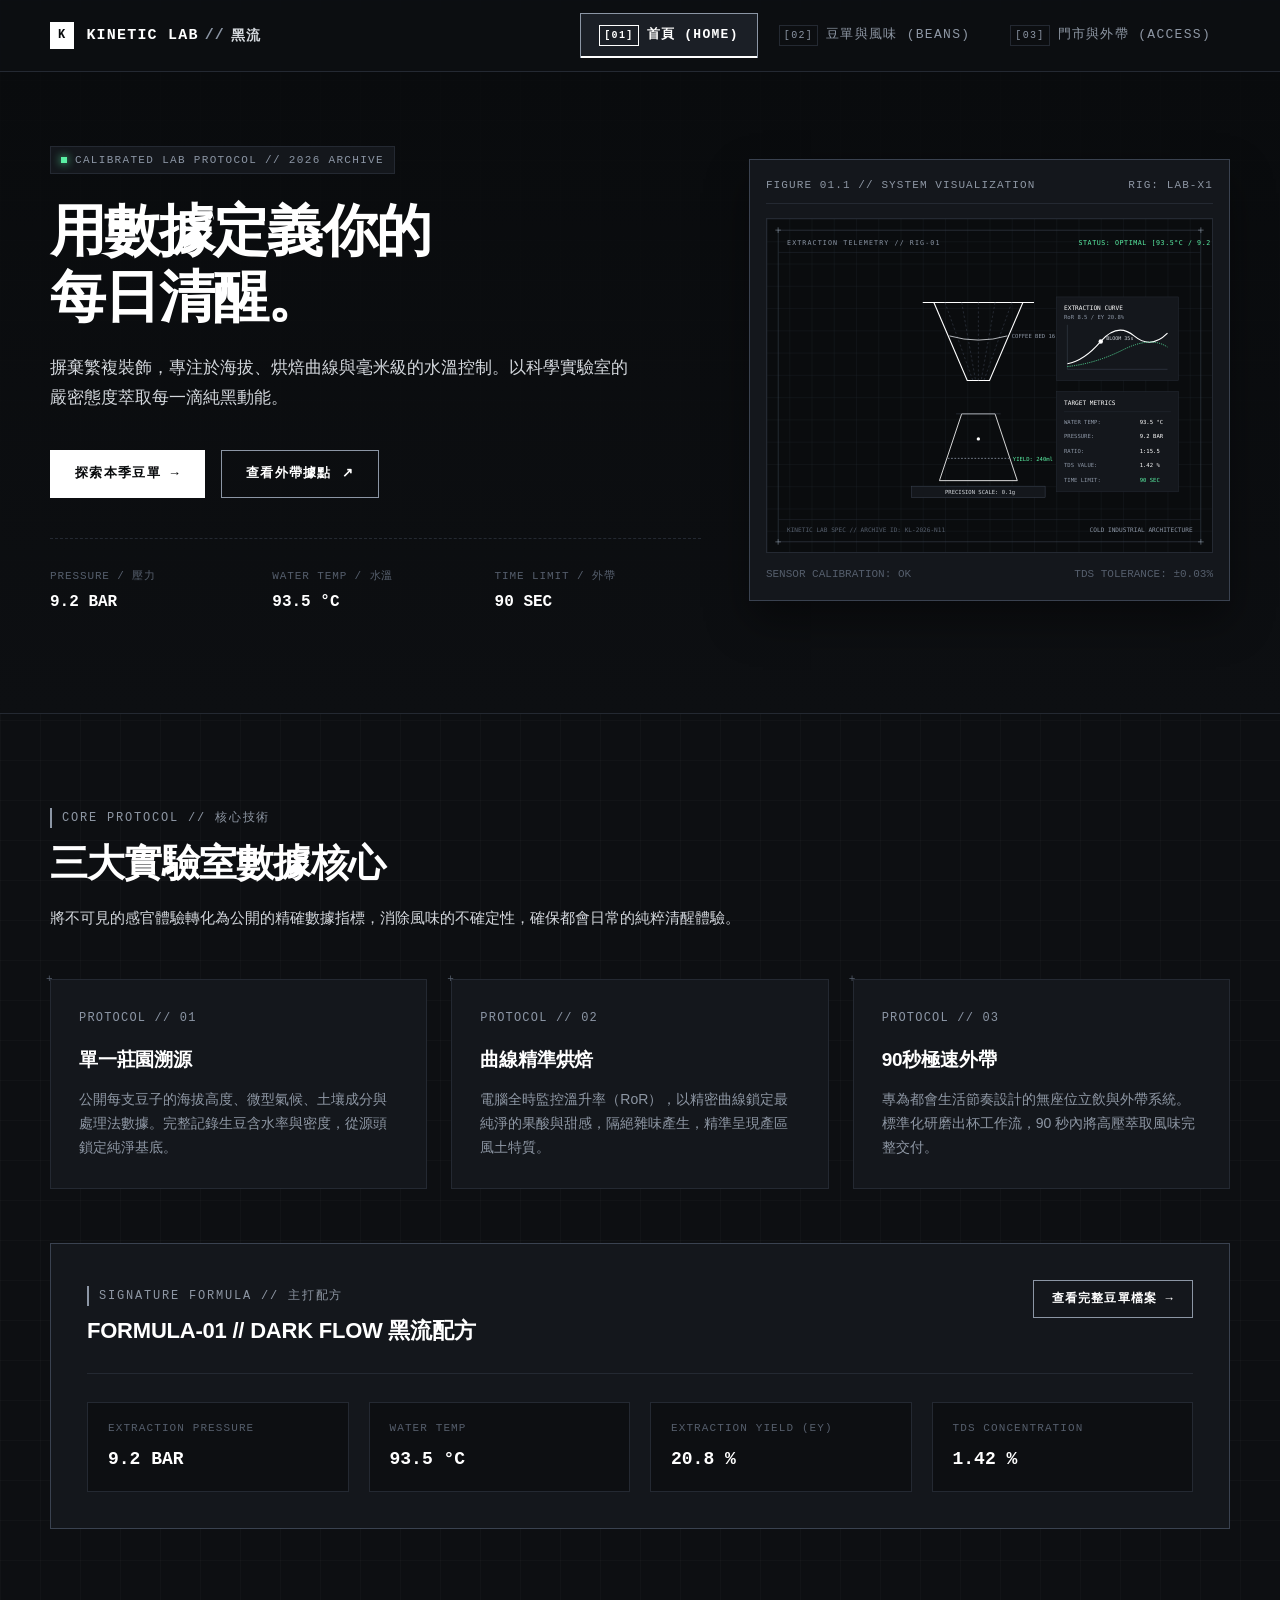
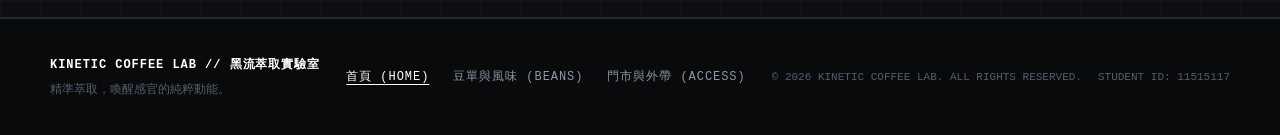
<file: pages/index.html>
<!DOCTYPE html>
<html lang="zh-Hant">
<head>
  <meta charset="UTF-8">
  <meta name="viewport" content="width=device-width, initial-scale=1.0">
  <meta name="description" content="KINETIC LAB // 黑流 — 現代極簡冷色調工業風咖啡館。用數據定義你的每日清醒，專注於海拔、烘焙曲線與毫米級的水溫控制。">
  <title>KINETIC LAB // 黑流 — 現代極簡風格咖啡館</title>
  <link rel="stylesheet" href="assets/css/site.css">
</head>
<body>

  <!-- ================= 頂部導覽列 (Site Header) ================= -->
  <header class="site-header">
    <div class="container header-inner">
      <!-- 品牌 Logo (點擊回首頁) -->
      <a href="index.html" class="brand-logo" aria-label="KINETIC LAB 首頁">
        <span class="brand-symbol">K</span>
        <span class="brand-text">KINETIC LAB <span class="slash">//</span> <span class="sub">黑流</span></span>
      </a>

      <!-- 電腦版與手機版選單 -->
      <nav class="nav-menu" id="navMenu" aria-label="網站主要導覽">
        <a href="index.html" class="nav-link active" aria-current="page">
          <span class="nav-tag">[01]</span>
          <span>首頁 (HOME)</span>
        </a>
        <a href="about.html" class="nav-link">
          <span class="nav-tag">[02]</span>
          <span>豆單與風味 (BEANS)</span>
        </a>
        <a href="contact.html" class="nav-link">
          <span class="nav-tag">[03]</span>
          <span>門市與外帶 (ACCESS)</span>
        </a>
      </nav>

      <!-- 手機版漢堡開關 -->
      <button class="menu-toggle" id="menuToggle" aria-label="切換導覽選單" aria-expanded="false" aria-controls="navMenu">
        <span class="menu-toggle-line"></span>
        <span class="menu-toggle-line"></span>
        <span class="menu-toggle-line"></span>
      </button>
    </div>
  </header>

  <!-- ================= 主要內容區 (Main Content) ================= -->
  <main>
    <!-- 主視覺區 (Hero Section) -->
    <section class="hero-section" aria-labelledby="heroTitle">
      <div class="container">
        <div class="hero-grid">
          <!-- 左欄文案 -->
          <div class="hero-content">
            <div class="hero-meta-badge">
              <span class="status-dot"></span>
              <span>CALIBRATED LAB PROTOCOL // 2026 ARCHIVE</span>
            </div>
            <h1 class="hero-title" id="heroTitle">
              用數據定義你的<br>每日清醒。
            </h1>
            <p class="hero-subtitle">
              摒棄繁複裝飾，專注於海拔、烘焙曲線與毫米級的水溫控制。以科學實驗室的嚴密態度萃取每一滴純黑動能。
            </p>
            <div class="hero-cta-group">
              <a href="about.html" class="btn btn-primary">
                <span>探索本季豆單</span>
                <span class="mono">→</span>
              </a>
              <a href="contact.html" class="btn">
                <span>查看外帶據點</span>
                <span class="mono">↗</span>
              </a>
            </div>

            <!-- 實時硬體參數預覽列 -->
            <div class="hero-metrics-bar">
              <div class="metric-item">
                <span class="metric-label">PRESSURE / 壓力</span>
                <span class="metric-value">9.2 BAR</span>
              </div>
              <div class="metric-item">
                <span class="metric-label">WATER TEMP / 水溫</span>
                <span class="metric-value">93.5 °C</span>
              </div>
              <div class="metric-item">
                <span class="metric-label">TIME LIMIT / 外帶</span>
                <span class="metric-value">90 SEC</span>
              </div>
            </div>
          </div>

          <!-- 右欄視覺圖形 (高對比手沖與濃縮萃取瞬間圖) -->
          <div class="hero-visual">
            <div class="hero-visual-frame">
              <div class="hero-visual-header">
                <span>FIGURE 01.1 // SYSTEM VISUALIZATION</span>
                <span>RIG: LAB-X1</span>
              </div>
              <div class="hero-visual-content">
                <img src="assets/images/hero-coffee.svg" alt="KINETIC LAB 高對比手沖濾杯與濃縮咖啡萃取實驗室數據圖" width="800" height="600">
              </div>
              <div class="hero-visual-footer">
                <span>SENSOR CALIBRATION: OK</span>
                <span>TDS TOLERANCE: ±0.03%</span>
              </div>
            </div>
          </div>
        </div>
      </div>
    </section>

    <!-- 核心技術區塊 (三欄網格，取代原版特色) -->
    <section class="section-block" aria-labelledby="coreTechTitle">
      <div class="container">
        <div class="section-block-header">
          <div class="section-meta">CORE PROTOCOL // 核心技術</div>
          <h2 class="section-title" id="coreTechTitle">三大實驗室數據核心</h2>
          <p class="section-desc">
            將不可見的感官體驗轉化為公開的精確數據指標，消除風味的不確定性，確保都會日常的純粹清醒體驗。
          </p>
        </div>

        <div class="grid-3">
          <!-- 01 單一莊園溯源 -->
          <article class="data-card">
            <span class="data-card-number">PROTOCOL // 01</span>
            <h3 class="data-card-title">單一莊園溯源</h3>
            <p class="data-card-text">
              公開每支豆子的海拔高度、微型氣候、土壤成分與處理法數據。完整記錄生豆含水率與密度，從源頭鎖定純淨基底。
            </p>
          </article>

          <!-- 02 曲線精準烘焙 -->
          <article class="data-card">
            <span class="data-card-number">PROTOCOL // 02</span>
            <h3 class="data-card-title">曲線精準烘焙</h3>
            <p class="data-card-text">
              電腦全時監控溫升率（RoR），以精密曲線鎖定最純淨的果酸與甜感，隔絕雜味產生，精準呈現產區風土特質。
            </p>
          </article>

          <!-- 03 90秒極速外帶 -->
          <article class="data-card">
            <span class="data-card-number">PROTOCOL // 03</span>
            <h3 class="data-card-title">90秒極速外帶</h3>
            <p class="data-card-text">
              專為都會生活節奏設計的無座位立飲與外帶系統。標準化研磨出杯工作流，90 秒內將高壓萃取風味完整交付。
            </p>
          </article>
        </div>

        <!-- 主打配方豆數據預覽 -->
        <div class="telemetry-box" aria-labelledby="formulaTitle">
          <div class="telemetry-header">
            <div>
              <div class="section-meta" style="margin-bottom:6px;">SIGNATURE FORMULA // 主打配方</div>
              <h3 class="telemetry-title" id="formulaTitle">FORMULA-01 // DARK FLOW 黑流配方</h3>
            </div>
            <a href="about.html" class="btn" style="padding:8px 18px;font-size:12px;">查看完整豆單檔案 →</a>
          </div>

          <div class="telemetry-grid">
            <div class="telemetry-cell">
              <div class="telemetry-key">EXTRACTION PRESSURE</div>
              <div class="telemetry-val">9.2 BAR</div>
            </div>
            <div class="telemetry-cell">
              <div class="telemetry-key">WATER TEMP</div>
              <div class="telemetry-val">93.5 °C</div>
            </div>
            <div class="telemetry-cell">
              <div class="telemetry-key">EXTRACTION YIELD (EY)</div>
              <div class="telemetry-val">20.8 %</div>
            </div>
            <div class="telemetry-cell">
              <div class="telemetry-key">TDS CONCENTRATION</div>
              <div class="telemetry-val">1.42 %</div>
            </div>
          </div>
        </div>
      </div>
    </section>
  </main>

  <!-- ================= 頁尾 (Site Footer) ================= -->
  <footer class="site-footer">
    <div class="container">
      <div class="footer-inner">
        <div class="footer-brand-wrap">
          <div class="footer-brand">KINETIC COFFEE LAB // 黑流萃取實驗室</div>
          <div class="footer-slogan">精準萃取，喚醒感官的純粹動能。</div>
        </div>
        <ul class="footer-links">
          <li><a href="index.html" class="footer-link active">首頁 (HOME)</a></li>
          <li><a href="about.html" class="footer-link">豆單與風味 (BEANS)</a></li>
          <li><a href="contact.html" class="footer-link">門市與外帶 (ACCESS)</a></li>
        </ul>
        <div class="footer-copy">
          <span>© 2026 KINETIC COFFEE LAB. ALL RIGHTS RESERVED.</span>
          <span>STUDENT ID: 11515117</span>
        </div>
      </div>
    </div>
  </footer>

  <!-- 共用腳本 -->
  <script src="assets/js/site.js"></script>
</body>
</html>
</file>
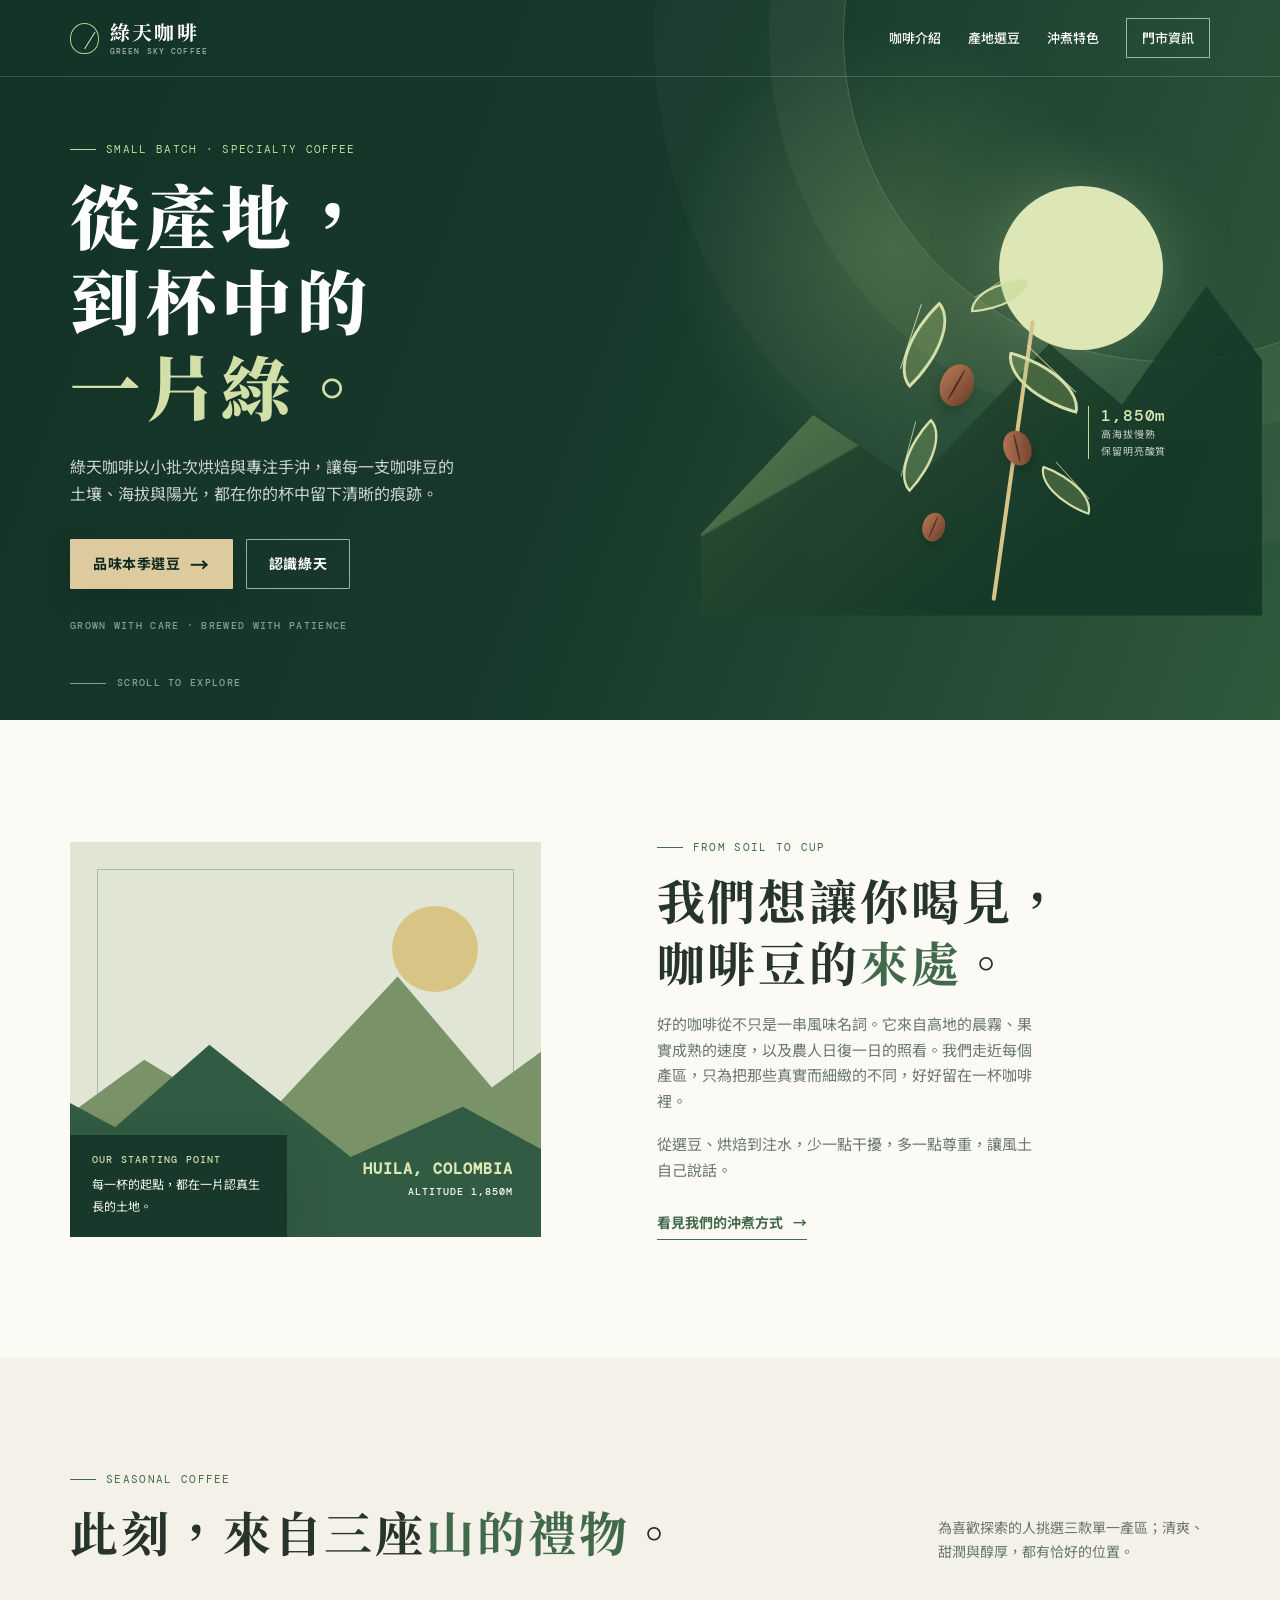
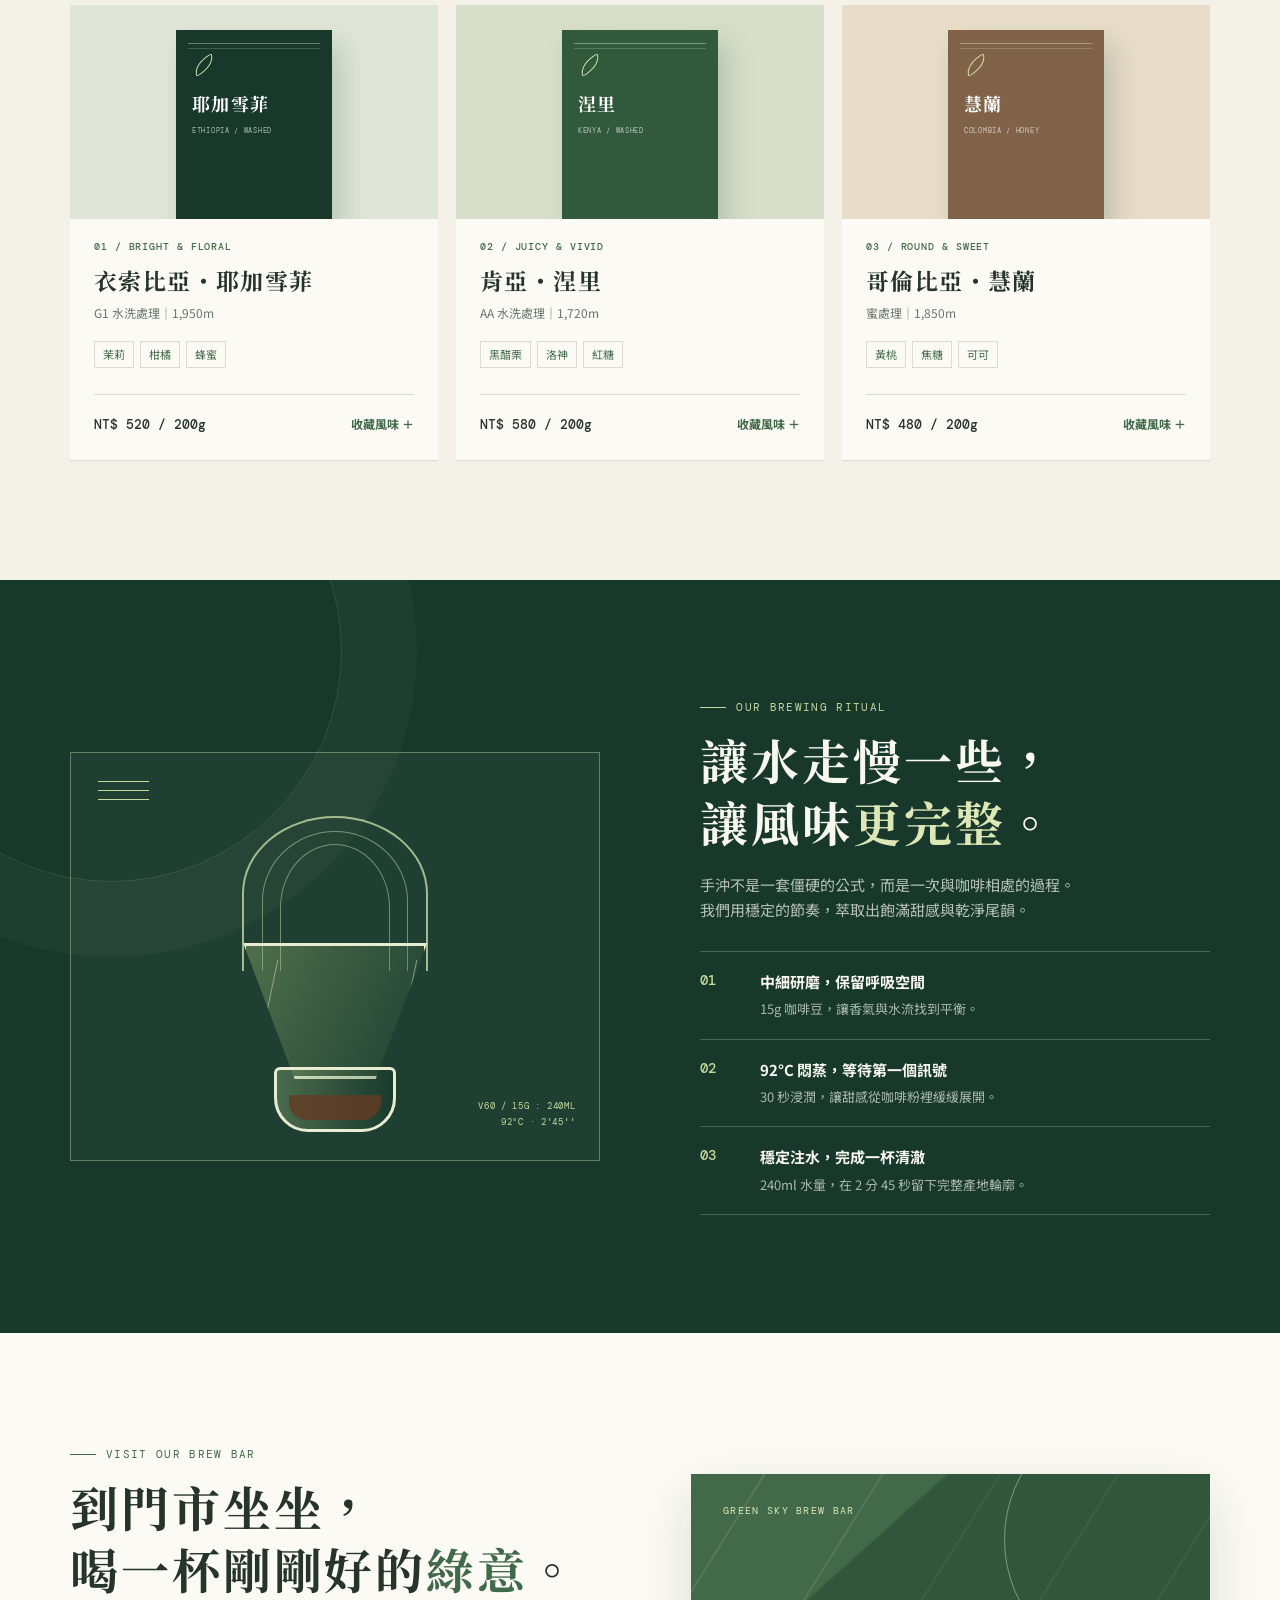
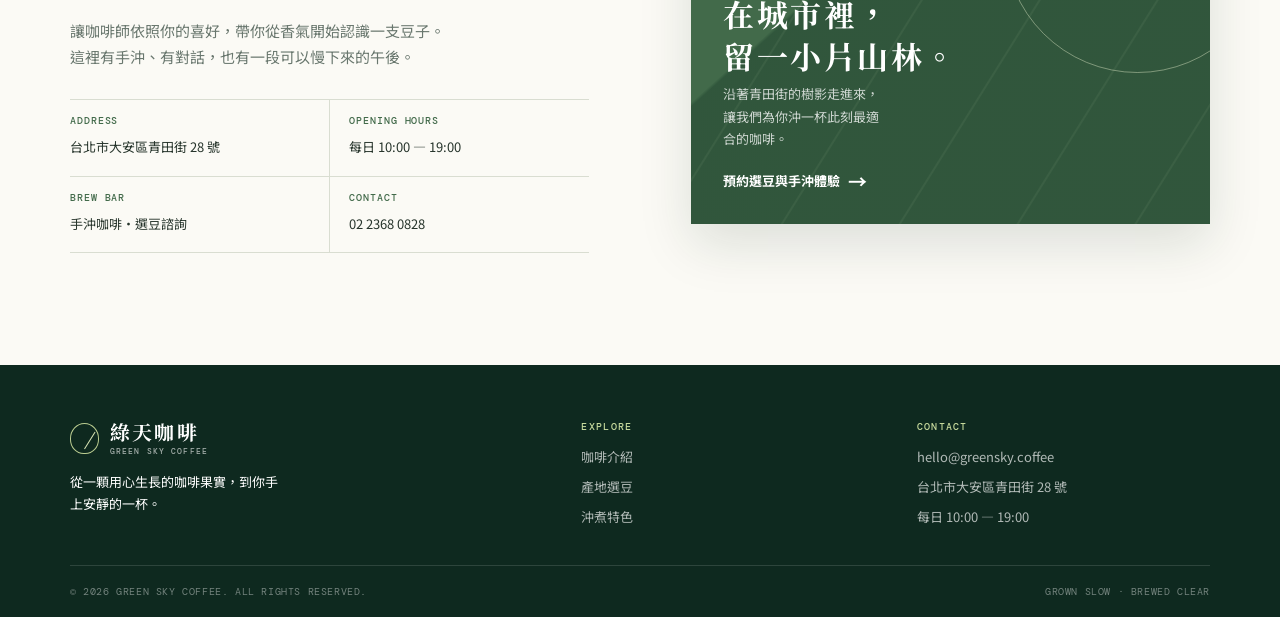
<file: refined/index.html>
<!DOCTYPE html>
<html lang="zh-Hant">
<head>
  <meta charset="UTF-8">
  <meta name="viewport" content="width=device-width, initial-scale=1.0">
  <meta name="description" content="綠天咖啡以小批次烘焙與手沖，讓每一支精品咖啡豆的產地風土清晰抵達杯中。">
  <title>綠天咖啡｜從產地，到杯中的一片綠</title>
  <link rel="preconnect" href="https://fonts.googleapis.com">
  <link rel="preconnect" href="https://fonts.gstatic.com" crossorigin>
  <link href="https://fonts.googleapis.com/css2?family=DM+Mono:wght@400;500&family=Noto+Sans+TC:wght@400;500;600;700&family=Noto+Serif+TC:wght@500;600;700;900&display=swap" rel="stylesheet">
  <style>
    :root {
      --forest: #17382b;
      --deep-forest: #0e291f;
      --moss: #426a4a;
      --leaf: #9aaa72;
      --cream: #f4f1e8;
      --paper: #fbfaf5;
      --oat: #ddca9e;
      --clay: #ad7655;
      --ink: #26342b;
      --muted: #69776e;
      --line: #d9ddd1;
      --shadow: 0 20px 50px rgba(18, 45, 32, .13);
    }

    * { box-sizing: border-box; }
    html { scroll-behavior: smooth; }
    body { margin: 0; background: var(--cream); color: var(--ink); font-family: "Noto Sans TC", sans-serif; line-height: 1.7; -webkit-font-smoothing: antialiased; }
    a { color: inherit; text-decoration: none; }
    button, input { font: inherit; }
    button { cursor: pointer; }
    .container { width: min(1140px, calc(100% - 52px)); margin: 0 auto; }
    .sr-only { position: absolute; width: 1px; height: 1px; overflow: hidden; clip: rect(0,0,0,0); white-space: nowrap; }
    .eyebrow { display: flex; align-items: center; gap: 10px; margin: 0 0 12px; color: var(--moss); font-family: "DM Mono", monospace; font-size: 11px; letter-spacing: .12em; }
    .eyebrow::before { content: ""; width: 26px; height: 1px; background: currentColor; }
    .title { margin: 0; font: 700 clamp(30px, 4vw, 48px)/1.3 "Noto Serif TC", serif; letter-spacing: .06em; }
    .title strong { color: var(--moss); font: inherit; }
    .copy { max-width: 48ch; margin: 18px 0 0; color: var(--muted); font-size: 15px; }
    .button { display: inline-flex; align-items: center; justify-content: center; gap: 10px; min-height: 50px; padding: 12px 22px; border: 1px solid transparent; border-radius: 1px; font-size: 14px; font-weight: 700; letter-spacing: .04em; transition: transform .2s ease, background .2s ease, color .2s ease, border-color .2s ease; }
    .button:hover { transform: translateY(-2px); }
    .button:focus-visible, a:focus-visible, button:focus-visible, input:focus-visible { outline: 3px solid #d3c66b; outline-offset: 3px; }
    .button-main { color: var(--deep-forest); background: var(--oat); box-shadow: 0 10px 24px rgba(7, 27, 18, .18); }
    .button-main:hover { background: #eddaac; }
    .button-light { border-color: rgba(255,255,255,.58); color: #fff; }
    .button-light:hover { background: rgba(255,255,255,.12); }
    .icon-arrow { font-size: 19px; line-height: 1; }

    /* Header */
    .header { position: absolute; z-index: 10; width: 100%; color: #fff; border-bottom: 1px solid rgba(255,255,255,.17); }
    .nav { display: flex; min-height: 76px; align-items: center; justify-content: space-between; }
    .brand { display: flex; align-items: center; gap: 11px; font: 700 20px/1 "Noto Serif TC", serif; letter-spacing: .11em; }
    .brand-symbol { position: relative; width: 29px; height: 31px; border: 1px solid #bbcd91; border-radius: 50% 50% 47% 47%; color: #d9e5b6; }
    .brand-symbol::before { content: ""; position: absolute; top: 5px; left: 13px; width: 1px; height: 20px; background: #d9e5b6; transform: rotate(32deg); transform-origin: bottom; }
    .brand small { display: block; margin-top: 5px; color: rgba(255,255,255,.63); font: 500 8px/1 "DM Mono", monospace; letter-spacing: .14em; }
    .nav-links { display: flex; align-items: center; gap: 27px; font-size: 13px; font-weight: 500; }
    .nav-links a { position: relative; padding: 6px 0; }
    .nav-links a:not(.nav-book)::after { content: ""; position: absolute; right: 0; bottom: 0; left: 0; height: 1px; background: var(--leaf); transform: scaleX(0); transform-origin: right; transition: transform .2s; }
    .nav-links a:not(.nav-book):hover::after { transform: scaleX(1); transform-origin: left; }
    .nav-book { padding: 8px 15px !important; border: 1px solid rgba(255,255,255,.58); }
    .nav-book:hover { color: var(--forest); background: #fff; }
    .menu-button { display: none; width: 40px; height: 40px; border: 0; color: #fff; background: transparent; font-size: 23px; }

    /* Hero */
    .hero { position: relative; min-height: 720px; overflow: hidden; color: #fff; background: var(--forest); }
    .hero::before { content: ""; position: absolute; inset: 0; background: radial-gradient(circle at 70% 35%, rgba(141,170,103,.28), transparent 22%), linear-gradient(110deg, #133326 0%, #17382b 47%, #2f5a3c 100%); }
    .hero::after { content: ""; position: absolute; top: -290px; right: -215px; width: 650px; height: 650px; border: 1px solid rgba(223,235,186,.22); border-radius: 50%; box-shadow: 0 0 0 74px rgba(223,235,186,.045), 0 0 0 189px rgba(223,235,186,.025); }
    .hero-grid { position: relative; z-index: 1; display: grid; grid-template-columns: 1.05fr .95fr; gap: 35px; align-items: center; min-height: 720px; padding: 126px 0 72px; }
    .hero .eyebrow { color: #c3d99a; }
    .hero h1 { max-width: 12ch; margin: 0; font: 900 clamp(43px, 5.5vw, 70px)/1.22 "Noto Serif TC", serif; letter-spacing: .08em; }
    .hero h1 em { color: #d2dfa9; font-style: normal; }
    .hero-lede { max-width: 43ch; margin: 26px 0 31px; color: rgba(255,255,255,.78); font-size: 16px; }
    .hero-actions { display: flex; flex-wrap: wrap; gap: 13px; }
    .hero-signature { margin: 29px 0 0; color: rgba(255,255,255,.5); font: 500 10px/1.6 "DM Mono", monospace; letter-spacing: .13em; }
    .hero-visual { position: relative; height: 453px; }
    .sun-disc { position: absolute; top: 25px; right: 9%; width: 164px; height: 164px; border-radius: 50%; background: #dce7b5; box-shadow: 0 0 72px rgba(220,231,181,.25); }
    .hill { position: absolute; right: -10%; bottom: -2px; width: 107%; height: 75%; clip-path: polygon(0 76%, 20% 41%, 38% 61%, 62% 20%, 75% 38%, 90% 3%, 100% 25%, 100% 100%, 0 100%); background: linear-gradient(136deg, #72905c, #244c36 69%); opacity: .88; }
    .hill::after { content: ""; position: absolute; inset: 0; background: linear-gradient(150deg, transparent 39%, rgba(8,38,25,.55) 39.5% 100%); }
    .coffee-plant { position: absolute; z-index: 2; right: 19%; bottom: 13px; width: 255px; height: 330px; transform: rotate(-4deg); }
    .stem { position: absolute; bottom: 0; left: 125px; width: 4px; height: 283px; border-radius: 4px; background: #d6c488; transform: rotate(12deg); transform-origin: bottom; }
    .leaf { position: absolute; width: 82px; height: 42px; border: 3px solid #d5dfa9; border-radius: 100% 0 100% 0; background: rgba(173,202,117,.26); }
    .leaf::after { content: ""; position: absolute; top: 50%; left: 4px; width: 68px; height: 1px; background: rgba(226,237,189,.78); transform: rotate(-28deg); transform-origin: left; }
    .leaf-a { top: 49px; left: 35px; transform: rotate(-40deg); }
    .leaf-b { top: 95px; right: 22px; transform: rotate(20deg) scaleX(-1); }
    .leaf-c { top: 159px; left: 23px; transform: rotate(-43deg) scale(.84); }
    .leaf-d { top: 204px; right: 7px; transform: rotate(24deg) scaleX(-1) scale(.74); }
    .leaf-e { top: 5px; right: 60px; transform: rotate(0deg) scale(.72); }
    .bean { position: absolute; z-index: 3; width: 33px; height: 43px; border-radius: 50%; background: linear-gradient(110deg, #b87957, #6d3e28); box-shadow: 0 8px 12px rgba(0,0,0,.17); }
    .bean::before { content: ""; position: absolute; top: 4px; bottom: 4px; left: 15px; width: 2px; border-radius: 50%; background: rgba(45,26,19,.72); transform: rotate(8deg); }
    .bean-1 { top: 91px; left: 89px; transform: rotate(26deg); }
    .bean-2 { top: 158px; right: 77px; transform: rotate(-17deg) scale(.83); }
    .bean-3 { top: 231px; left: 56px; transform: rotate(19deg) scale(.68); }
    .origin-tag { position: absolute; z-index: 3; top: 52%; right: -2%; width: 132px; padding-left: 12px; border-left: 1px solid #c3d99a; color: rgba(255,255,255,.76); font-size: 10px; line-height: 1.7; letter-spacing: .08em; }
    .origin-tag b { display: block; color: #dce7b5; font: 500 16px/1.2 "DM Mono", monospace; }
    .scroll-hint { position: absolute; bottom: 22px; left: max(26px, calc((100% - 1140px) / 2)); z-index: 2; display: flex; gap: 11px; align-items: center; color: rgba(255,255,255,.52); font: 500 10px/1 "DM Mono", monospace; letter-spacing: .13em; }
    .scroll-hint::before { content: ""; width: 36px; height: 1px; background: currentColor; }

    /* Story */
    .story { padding: 118px 0; background: var(--paper); }
    .story-grid { display: grid; grid-template-columns: .92fr 1.08fr; gap: clamp(46px, 9vw, 120px); align-items: center; }
    .origin-window { position: relative; min-height: 395px; overflow: hidden; background: #e0e5d4; }
    .origin-window::before { content: ""; position: absolute; inset: 27px; border: 1px solid rgba(23,56,43,.25); }
    .origin-sun { position: absolute; top: 64px; right: 63px; width: 86px; height: 86px; border-radius: 50%; background: #d8c485; }
    .origin-hill-one, .origin-hill-two { position: absolute; right: -12%; bottom: -2%; left: -13%; clip-path: polygon(0 72%, 23% 40%, 42% 62%, 66% 13%, 82% 49%, 100% 24%, 100% 100%, 0 100%); }
    .origin-hill-one { height: 78%; background: #799267; }
    .origin-hill-two { height: 58%; background: #315b42; transform: scaleX(-1); }
    .origin-label { position: absolute; z-index: 2; right: 28px; bottom: 27px; color: #fff; font: 500 10px/1.7 "DM Mono", monospace; letter-spacing: .1em; text-align: right; }
    .origin-label b { display: block; color: #dce7b5; font-size: 15px; }
    .story-note { position: absolute; z-index: 3; bottom: 0; left: 0; width: 217px; padding: 20px 22px; color: #f9f8f1; background: var(--forest); box-shadow: var(--shadow); }
    .story-note b { display: block; margin-bottom: 8px; color: #cfddaa; font: 500 10px/1 "DM Mono", monospace; letter-spacing: .12em; }
    .story-note p { margin: 0; font-size: 12px; line-height: 1.8; }
    .story-link { display: inline-flex; gap: 10px; margin-top: 29px; padding-bottom: 4px; border-bottom: 1px solid var(--moss); color: var(--moss); font-size: 14px; font-weight: 700; }

    /* Selection */
    .selection { padding: 112px 0 120px; background: var(--cream); }
    .section-head { display: flex; align-items: end; justify-content: space-between; gap: 30px; margin-bottom: 42px; }
    .section-head .copy { max-width: 34ch; margin: 0; font-size: 14px; }
    .coffee-grid { display: grid; grid-template-columns: repeat(3, 1fr); gap: 18px; }
    .coffee-card { display: flex; flex-direction: column; min-height: 455px; background: var(--paper); box-shadow: 0 1px 0 var(--line); transition: transform .25s ease, box-shadow .25s ease; }
    .coffee-card:hover { transform: translateY(-6px); box-shadow: var(--shadow); }
    .bag-visual { position: relative; height: 214px; overflow: hidden; background: #dfe6d7; }
    .coffee-card:nth-child(2) .bag-visual { background: #d7dfca; }
    .coffee-card:nth-child(3) .bag-visual { background: #e7ddc9; }
    .bag { position: absolute; right: 50%; bottom: -10px; width: 156px; height: 199px; padding: 28px 16px; color: #fff; background: var(--forest); box-shadow: 10px 14px 25px rgba(20,50,36,.17); transform: translateX(50%); }
    .coffee-card:nth-child(2) .bag { background: #315a3d; }
    .coffee-card:nth-child(3) .bag { background: #806248; }
    .bag::before { content: ""; position: absolute; top: 13px; right: 12px; left: 12px; height: 1px; background: rgba(255,255,255,.35); box-shadow: 0 5px 0 rgba(255,255,255,.18); }
    .bag .mini-leaf { display: block; width: 24px; height: 14px; margin-bottom: 19px; border: 1px solid #dce7b5; border-radius: 100% 0; transform: rotate(-28deg); }
    .bag .bag-name { position: relative; z-index: 1; font: 700 18px/1.3 "Noto Serif TC", serif; letter-spacing: .07em; }
    .bag .bag-origin { display: block; margin-top: 7px; color: rgba(255,255,255,.65); font: 400 7px/1.4 "DM Mono", monospace; letter-spacing: .1em; }
    .card-body { display: flex; flex: 1; flex-direction: column; padding: 23px 24px 22px; }
    .card-index { color: var(--moss); font: 500 10px/1 "DM Mono", monospace; letter-spacing: .09em; }
    .card-body h3 { margin: 13px 0 5px; font: 700 23px/1.4 "Noto Serif TC", serif; letter-spacing: .06em; }
    .card-origin { margin: 0; color: var(--muted); font-size: 12px; }
    .flavour { display: flex; flex-wrap: wrap; gap: 6px; margin: 18px 0 auto; }
    .flavour span { padding: 3px 8px; border: 1px solid var(--line); color: var(--moss); font-size: 11px; }
    .card-footer { display: flex; align-items: center; justify-content: space-between; gap: 12px; margin-top: 20px; padding-top: 15px; border-top: 1px solid var(--line); }
    .price { font: 500 13px/1 "DM Mono", monospace; }
    .save-button { padding: 4px 0; border: 0; color: var(--moss); background: transparent; font-size: 12px; font-weight: 700; }
    .save-button:hover { color: var(--clay); }

    /* Brew */
    .brew { position: relative; overflow: hidden; padding: 118px 0; color: #f8f8ef; background: var(--forest); }
    .brew::before { content: ""; position: absolute; top: -160px; left: -120px; width: 460px; height: 460px; border: 1px solid rgba(211,227,166,.14); border-radius: 50%; box-shadow: 0 0 0 75px rgba(211,227,166,.035); }
    .brew-grid { position: relative; z-index: 1; display: grid; grid-template-columns: 1.02fr .98fr; gap: clamp(45px, 8vw, 100px); align-items: center; }
    .brew .eyebrow { color: #c6d99c; }
    .brew .title strong { color: #dce7b5; }
    .brew .copy { color: rgba(255,255,255,.69); }
    .brew-drawing { position: relative; min-height: 409px; border: 1px solid rgba(220,231,181,.38); background: rgba(255,255,255,.035); }
    .brew-drawing::before { content: ""; position: absolute; top: 28px; left: 27px; width: 51px; height: 1px; background: #c6d99c; box-shadow: 0 9px 0 #c6d99c, 0 18px 0 #c6d99c; }
    .water-lines { position: absolute; top: 63px; left: 50%; width: 186px; height: 155px; border: 2px solid rgba(210,228,174,.75); border-bottom: 0; border-radius: 50% 50% 0 0; transform: translateX(-50%); }
    .water-lines::before, .water-lines::after { content: ""; position: absolute; top: 13px; right: 18px; bottom: 0; left: 18px; border: 1px solid rgba(210,228,174,.48); border-bottom: 0; border-radius: 50% 50% 0 0; }
    .water-lines::after { top: 26px; right: 36px; left: 36px; }
    .dripper { position: absolute; bottom: 81px; left: 50%; width: 184px; height: 136px; border: 3px solid #e6edd0; background: linear-gradient(115deg, rgba(173,203,129,.34), rgba(30,74,48,.14)); clip-path: polygon(0 0,100% 0,72% 100%,28% 100%); transform: translateX(-50%); }
    .dripper::before { content: ""; position: absolute; top: 14px; right: 19px; bottom: 0; left: 19px; border-left: 1px solid rgba(230,237,208,.5); border-right: 1px solid rgba(230,237,208,.5); transform: skewX(-12deg); }
    .server { position: absolute; bottom: 28px; left: 50%; width: 122px; height: 65px; border: 3px solid #e6edd0; border-radius: 6px 6px 34px 34px; background: linear-gradient(90deg, rgba(160,192,130,.34), rgba(9,41,27,.24)); transform: translateX(-50%); }
    .server::after { content: ""; position: absolute; right: 12px; bottom: 9px; left: 12px; height: 25px; border-radius: 2px 2px 18px 18px; background: rgba(100,59,35,.8); }
    .brew-caption { position: absolute; right: 24px; bottom: 21px; color: #c6d99c; font: 400 9px/1.8 "DM Mono", monospace; letter-spacing: .08em; text-align: right; }
    .method-list { display: grid; gap: 0; margin: 28px 0 0; padding: 0; list-style: none; }
    .method-list li { display: grid; grid-template-columns: 45px 1fr; gap: 15px; padding: 17px 0; border-top: 1px solid rgba(220,231,181,.25); }
    .method-list li:last-child { border-bottom: 1px solid rgba(220,231,181,.25); }
    .method-no { color: #c6d99c; font: 500 14px/1.7 "DM Mono", monospace; }
    .method-text b { display: block; font-size: 15px; }
    .method-text span { color: rgba(255,255,255,.64); font-size: 13px; }

    /* Visit */
    .visit { padding: 112px 0; background: var(--paper); }
    .visit-grid { display: grid; grid-template-columns: 1fr 1fr; gap: clamp(42px, 8vw, 105px); align-items: center; }
    .store-card { position: relative; min-height: 350px; overflow: hidden; color: #fff; background: var(--moss); box-shadow: var(--shadow); }
    .store-card::before { content: ""; position: absolute; inset: 0; opacity: .68; background: linear-gradient(138deg, transparent 28%, rgba(11,45,30,.46) 28.5% 100%), repeating-linear-gradient(122deg, transparent 0 61px, rgba(224,235,195,.18) 62px 63px, transparent 64px 100px); }
    .store-card::after { content: ""; position: absolute; top: -68px; right: -61px; width: 265px; height: 265px; border: 1px solid rgba(227,237,203,.44); border-radius: 50%; }
    .store-inner { position: relative; z-index: 1; display: flex; min-height: 350px; flex-direction: column; padding: 32px; }
    .store-kicker { margin: 0; color: #dce7b5; font: 400 10px/1 "DM Mono", monospace; letter-spacing: .13em; }
    .store-inner h3 { margin: auto 0 7px; font: 700 31px/1.35 "Noto Serif TC", serif; letter-spacing: .08em; }
    .store-inner p:not(.store-kicker) { max-width: 23ch; margin: 0; color: rgba(255,255,255,.76); font-size: 13px; }
    .store-link { display: inline-flex; align-items: center; gap: 8px; margin-top: 20px; color: #fff; font-size: 13px; font-weight: 700; }
    .details { display: grid; grid-template-columns: repeat(2, 1fr); gap: 0; margin: 30px 0 0; }
    .detail { padding: 16px 0; border-top: 1px solid var(--line); }
    .detail:nth-last-child(-n+2) { border-bottom: 1px solid var(--line); }
    .detail:nth-child(odd) { padding-right: 19px; }
    .detail:nth-child(even) { padding-left: 19px; border-left: 1px solid var(--line); }
    .detail b { display: block; margin-bottom: 6px; color: var(--moss); font: 500 10px/1 "DM Mono", monospace; letter-spacing: .09em; }
    .detail span { font-size: 13px; }

    /* Footer and small UI */
    footer { color: rgba(255,255,255,.68); background: var(--deep-forest); }
    .footer-grid { display: grid; grid-template-columns: 1.6fr 1fr 1fr; gap: 42px; padding: 57px 0 37px; }
    .footer-brand { color: #fff; }
    .footer-brand p { max-width: 30ch; margin: 16px 0 0; font-size: 13px; }
    .footer-heading { margin: 0 0 14px; color: #c6d99c; font: 500 10px/1 "DM Mono", monospace; letter-spacing: .13em; }
    .footer-list { margin: 0; padding: 0; list-style: none; font-size: 13px; }
    .footer-list li + li { margin-top: 8px; }
    .footer-list a:hover { color: #fff; }
    .footer-bottom { display: flex; justify-content: space-between; gap: 20px; padding: 18px 0; border-top: 1px solid rgba(255,255,255,.13); color: rgba(255,255,255,.42); font: 400 10px/1.5 "DM Mono", monospace; letter-spacing: .06em; }
    .toast { position: fixed; right: 22px; bottom: 22px; z-index: 30; max-width: min(340px, calc(100% - 44px)); padding: 13px 17px; border-left: 3px solid var(--oat); color: #fff; background: var(--deep-forest); box-shadow: var(--shadow); font-size: 13px; opacity: 0; pointer-events: none; transform: translateY(12px); transition: opacity .23s ease, transform .23s ease; }
    .toast.show { opacity: 1; transform: translateY(0); }
    .reveal { opacity: 0; transform: translateY(18px); transition: opacity .65s ease, transform .65s ease; }
    .reveal.in { opacity: 1; transform: translateY(0); }

    @media (max-width: 840px) {
      .nav { min-height: 68px; }
      .menu-button { display: block; }
      .nav-links { position: absolute; top: 68px; right: 0; left: 0; display: grid; gap: 0; max-height: 0; overflow: hidden; background: #112f23; transition: max-height .28s ease; }
      .nav-links.open { max-height: 300px; border-top: 1px solid rgba(255,255,255,.14); }
      .nav-links a { padding: 13px 26px; border-bottom: 1px solid rgba(255,255,255,.1); }
      .nav-links .nav-book { margin: 10px 26px; text-align: center; }
      .hero, .hero-grid { min-height: 725px; }
      .hero-grid { grid-template-columns: 1fr; padding-top: 110px; }
      .hero-visual { height: 280px; margin-top: -40px; }
      .sun-disc { top: 8px; right: 14%; width: 118px; height: 118px; }
      .hill { width: 86%; height: 97%; }
      .coffee-plant { right: 16%; bottom: -24px; transform: scale(.75) rotate(-4deg); transform-origin: bottom right; }
      .origin-tag { top: 45%; right: 1%; }
      .story-grid, .brew-grid, .visit-grid { grid-template-columns: 1fr; }
      .origin-window { max-width: 560px; width: 100%; }
      .coffee-grid { grid-template-columns: repeat(2, 1fr); }
      .coffee-card:last-child { grid-column: span 2; }
      .footer-grid { grid-template-columns: 1.4fr 1fr; }
      .footer-brand { grid-column: span 2; }
    }

    @media (max-width: 570px) {
      .container { width: min(100% - 34px, 1140px); }
      .hero, .hero-grid { min-height: 680px; }
      .hero-grid { padding-top: 99px; padding-bottom: 44px; }
      .hero h1 { font-size: 40px; }
      .hero-lede { margin: 19px 0 23px; font-size: 14px; }
      .hero-visual { height: 238px; }
      .origin-tag { display: none; }
      .scroll-hint { bottom: 12px; left: 17px; }
      .story, .selection, .brew, .visit { padding: 76px 0; }
      .origin-window { min-height: 335px; }
      .story-note { width: 190px; padding: 16px; }
      .section-head { display: block; }
      .section-head .copy { margin-top: 15px; }
      .coffee-grid { grid-template-columns: 1fr; }
      .coffee-card:last-child { grid-column: auto; }
      .brew-drawing { min-height: 325px; }
      .water-lines { transform: translateX(-50%) scale(.82); transform-origin: top; }
      .dripper { transform: translateX(-50%) scale(.8); transform-origin: bottom; }
      .server { transform: translateX(-50%) scale(.8); transform-origin: bottom; }
      .details { grid-template-columns: 1fr; }
      .detail, .detail:nth-last-child(-n+2) { border-bottom: 0; }
      .detail:first-child { border-top: 1px solid var(--line); }
      .detail:last-child { border-bottom: 1px solid var(--line); }
      .detail:nth-child(even) { padding-left: 0; border-left: 0; }
      .footer-grid { grid-template-columns: 1fr; gap: 30px; }
      .footer-brand { grid-column: auto; }
      .footer-bottom { display: block; }
      .footer-bottom span + span { display: block; margin-top: 6px; }
    }

    @media (prefers-reduced-motion: reduce) {
      html { scroll-behavior: auto; }
      *, *::before, *::after { transition-duration: .01ms !important; animation-duration: .01ms !important; }
      .reveal { opacity: 1; transform: none; }
    }
  </style>
</head>
<body>
  <header class="header" id="top">
    <nav class="nav container" aria-label="主要導覽">
      <a class="brand" href="#top" aria-label="回到綠天咖啡首頁"><span class="brand-symbol" aria-hidden="true"></span><span>綠天咖啡<small>GREEN SKY COFFEE</small></span></a>
      <button class="menu-button" type="button" aria-label="開啟導覽選單" aria-expanded="false" aria-controls="navLinks">☰</button>
      <div class="nav-links" id="navLinks">
        <a href="#story">咖啡介紹</a>
        <a href="#selection">產地選豆</a>
        <a href="#brew">沖煮特色</a>
        <a class="nav-book" href="#visit">門市資訊</a>
      </div>
    </nav>
  </header>

  <main>
    <section class="hero" aria-labelledby="heroTitle">
      <div class="hero-grid container">
        <div class="reveal">
          <p class="eyebrow">SMALL BATCH · SPECIALTY COFFEE</p>
          <h1 id="heroTitle">從產地，<br>到杯中的<br><em>一片綠。</em></h1>
          <p class="hero-lede">綠天咖啡以小批次烘焙與專注手沖，讓每一支咖啡豆的土壤、海拔與陽光，都在你的杯中留下清晰的痕跡。</p>
          <div class="hero-actions"><a class="button button-main" href="#selection">品味本季選豆 <span class="icon-arrow">→</span></a><a class="button button-light" href="#story">認識綠天</a></div>
          <p class="hero-signature">GROWN WITH CARE · BREWED WITH PATIENCE</p>
        </div>
        <div class="hero-visual" aria-hidden="true">
          <div class="sun-disc"></div><div class="hill"></div>
          <div class="coffee-plant"><span class="stem"></span><span class="leaf leaf-a"></span><span class="leaf leaf-b"></span><span class="leaf leaf-c"></span><span class="leaf leaf-d"></span><span class="leaf leaf-e"></span><span class="bean bean-1"></span><span class="bean bean-2"></span><span class="bean bean-3"></span></div>
          <p class="origin-tag"><b>1,850m</b>高海拔慢熟<br>保留明亮酸質</p>
        </div>
      </div>
      <p class="scroll-hint">SCROLL TO EXPLORE</p>
    </section>

    <section class="story" id="story" aria-labelledby="storyTitle">
      <div class="story-grid container">
        <div class="origin-window reveal" aria-hidden="true"><div class="origin-sun"></div><div class="origin-hill-one"></div><div class="origin-hill-two"></div><p class="origin-label"><b>HUILA, COLOMBIA</b>ALTITUDE 1,850M</p><div class="story-note"><b>OUR STARTING POINT</b><p>每一杯的起點，都在一片認真生長的土地。</p></div></div>
        <div class="reveal">
          <p class="eyebrow">FROM SOIL TO CUP</p>
          <h2 class="title" id="storyTitle">我們想讓你喝見，<br>咖啡豆的<strong>來處</strong>。</h2>
          <p class="copy">好的咖啡從不只是一串風味名詞。它來自高地的晨霧、果實成熟的速度，以及農人日復一日的照看。我們走近每個產區，只為把那些真實而細緻的不同，好好留在一杯咖啡裡。</p>
          <p class="copy">從選豆、烘焙到注水，少一點干擾，多一點尊重，讓風土自己說話。</p>
          <a class="story-link" href="#brew">看見我們的沖煮方式 <span>→</span></a>
        </div>
      </div>
    </section>

    <section class="selection" id="selection" aria-labelledby="selectionTitle">
      <div class="container">
        <div class="section-head reveal"><div><p class="eyebrow">SEASONAL COFFEE</p><h2 class="title" id="selectionTitle">此刻，來自三座<strong>山的禮物</strong>。</h2></div><p class="copy">為喜歡探索的人挑選三款單一產區；清爽、甜潤與醇厚，都有恰好的位置。</p></div>
        <div class="coffee-grid">
          <article class="coffee-card reveal">
            <div class="bag-visual" aria-hidden="true"><div class="bag"><span class="mini-leaf"></span><b class="bag-name">耶加雪菲</b><span class="bag-origin">ETHIOPIA / WASHED</span></div></div>
            <div class="card-body"><span class="card-index">01 / BRIGHT &amp; FLORAL</span><h3>衣索比亞・耶加雪菲</h3><p class="card-origin">G1 水洗處理｜1,950m</p><div class="flavour"><span>茉莉</span><span>柑橘</span><span>蜂蜜</span></div><div class="card-footer"><span class="price">NT$ 520 / 200g</span><button class="save-button" type="button" data-coffee="衣索比亞・耶加雪菲">收藏風味 ＋</button></div></div>
          </article>
          <article class="coffee-card reveal">
            <div class="bag-visual" aria-hidden="true"><div class="bag"><span class="mini-leaf"></span><b class="bag-name">涅里</b><span class="bag-origin">KENYA / WASHED</span></div></div>
            <div class="card-body"><span class="card-index">02 / JUICY &amp; VIVID</span><h3>肯亞・涅里</h3><p class="card-origin">AA 水洗處理｜1,720m</p><div class="flavour"><span>黑醋栗</span><span>洛神</span><span>紅糖</span></div><div class="card-footer"><span class="price">NT$ 580 / 200g</span><button class="save-button" type="button" data-coffee="肯亞・涅里">收藏風味 ＋</button></div></div>
          </article>
          <article class="coffee-card reveal">
            <div class="bag-visual" aria-hidden="true"><div class="bag"><span class="mini-leaf"></span><b class="bag-name">慧蘭</b><span class="bag-origin">COLOMBIA / HONEY</span></div></div>
            <div class="card-body"><span class="card-index">03 / ROUND &amp; SWEET</span><h3>哥倫比亞・慧蘭</h3><p class="card-origin">蜜處理｜1,850m</p><div class="flavour"><span>黃桃</span><span>焦糖</span><span>可可</span></div><div class="card-footer"><span class="price">NT$ 480 / 200g</span><button class="save-button" type="button" data-coffee="哥倫比亞・慧蘭">收藏風味 ＋</button></div></div>
          </article>
        </div>
      </div>
    </section>

    <section class="brew" id="brew" aria-labelledby="brewTitle">
      <div class="brew-grid container">
        <div class="brew-drawing reveal" aria-hidden="true"><div class="water-lines"></div><div class="dripper"></div><div class="server"></div><p class="brew-caption">V60 / 15G : 240ML<br>92°C · 2'45''</p></div>
        <div class="reveal">
          <p class="eyebrow">OUR BREWING RITUAL</p>
          <h2 class="title" id="brewTitle">讓水走慢一些，<br>讓風味<strong>更完整</strong>。</h2>
          <p class="copy">手沖不是一套僵硬的公式，而是一次與咖啡相處的過程。我們用穩定的節奏，萃取出飽滿甜感與乾淨尾韻。</p>
          <ol class="method-list">
            <li><span class="method-no">01</span><span class="method-text"><b>中細研磨，保留呼吸空間</b><span>15g 咖啡豆，讓香氣與水流找到平衡。</span></span></li>
            <li><span class="method-no">02</span><span class="method-text"><b>92°C 悶蒸，等待第一個訊號</b><span>30 秒浸潤，讓甜感從咖啡粉裡緩緩展開。</span></span></li>
            <li><span class="method-no">03</span><span class="method-text"><b>穩定注水，完成一杯清澈</b><span>240ml 水量，在 2 分 45 秒留下完整產地輪廓。</span></span></li>
          </ol>
        </div>
      </div>
    </section>

    <section class="visit" id="visit" aria-labelledby="visitTitle">
      <div class="visit-grid container">
        <div class="reveal"><p class="eyebrow">VISIT OUR BREW BAR</p><h2 class="title" id="visitTitle">到門市坐坐，<br>喝一杯剛剛好的<strong>綠意</strong>。</h2><p class="copy">讓咖啡師依照你的喜好，帶你從香氣開始認識一支豆子。這裡有手沖、有對話，也有一段可以慢下來的午後。</p><div class="details"><div class="detail"><b>ADDRESS</b><span>台北市大安區青田街 28 號</span></div><div class="detail"><b>OPENING HOURS</b><span>每日 10:00 — 19:00</span></div><div class="detail"><b>BREW BAR</b><span>手沖咖啡・選豆諮詢</span></div><div class="detail"><b>CONTACT</b><span>02 2368 0828</span></div></div></div>
        <aside class="store-card reveal" aria-label="綠天咖啡門市資訊卡"><div class="store-inner"><p class="store-kicker">GREEN SKY BREW BAR</p><h3>在城市裡，<br>留一小片山林。</h3><p>沿著青田街的樹影走進來，讓我們為你沖一杯此刻最適合的咖啡。</p><a class="store-link" href="mailto:hello@greensky.coffee">預約選豆與手沖體驗 <span class="icon-arrow">→</span></a></div></aside>
      </div>
    </section>
  </main>

  <footer>
    <div class="footer-grid container">
      <div class="footer-brand"><a class="brand" href="#top"><span class="brand-symbol" aria-hidden="true"></span><span>綠天咖啡<small>GREEN SKY COFFEE</small></span></a><p>從一顆用心生長的咖啡果實，到你手上安靜的一杯。</p></div>
      <div><p class="footer-heading">EXPLORE</p><ul class="footer-list"><li><a href="#story">咖啡介紹</a></li><li><a href="#selection">產地選豆</a></li><li><a href="#brew">沖煮特色</a></li></ul></div>
      <div><p class="footer-heading">CONTACT</p><ul class="footer-list"><li><a href="mailto:hello@greensky.coffee">hello@greensky.coffee</a></li><li>台北市大安區青田街 28 號</li><li>每日 10:00 — 19:00</li></ul></div>
    </div>
    <div class="footer-bottom container"><span>© 2026 GREEN SKY COFFEE. ALL RIGHTS RESERVED.</span><span>GROWN SLOW · BREWED CLEAR</span></div>
  </footer>

  <div class="toast" id="toast" role="status" aria-live="polite"></div>
  <script>
    const menuButton = document.querySelector('.menu-button');
    const navLinks = document.getElementById('navLinks');
    menuButton.addEventListener('click', () => {
      const opened = navLinks.classList.toggle('open');
      menuButton.setAttribute('aria-expanded', String(opened));
      menuButton.setAttribute('aria-label', opened ? '關閉導覽選單' : '開啟導覽選單');
      menuButton.textContent = opened ? '×' : '☰';
    });
    navLinks.querySelectorAll('a').forEach(link => link.addEventListener('click', () => {
      navLinks.classList.remove('open');
      menuButton.setAttribute('aria-expanded', 'false');
      menuButton.setAttribute('aria-label', '開啟導覽選單');
      menuButton.textContent = '☰';
    }));

    const toast = document.getElementById('toast');
    let toastTimer;
    function showToast(message) {
      window.clearTimeout(toastTimer);
      toast.textContent = message;
      toast.classList.add('show');
      toastTimer = window.setTimeout(() => toast.classList.remove('show'), 2600);
    }
    document.querySelectorAll('[data-coffee]').forEach(button => button.addEventListener('click', () => {
      showToast(`已收藏「${button.dataset.coffee}」，下次來門市時可以問問它。`);
    }));

    const reducedMotion = window.matchMedia('(prefers-reduced-motion: reduce)').matches;
    const revealItems = document.querySelectorAll('.reveal');
    if (reducedMotion || !('IntersectionObserver' in window)) {
      revealItems.forEach(element => element.classList.add('in'));
    } else {
      const observer = new IntersectionObserver(entries => {
        entries.forEach(entry => {
          if (entry.isIntersecting) {
            entry.target.classList.add('in');
            observer.unobserve(entry.target);
          }
        });
      }, { threshold: .12 });
      revealItems.forEach(element => observer.observe(element));
    }
  </script>
</body>
</html>
</file>
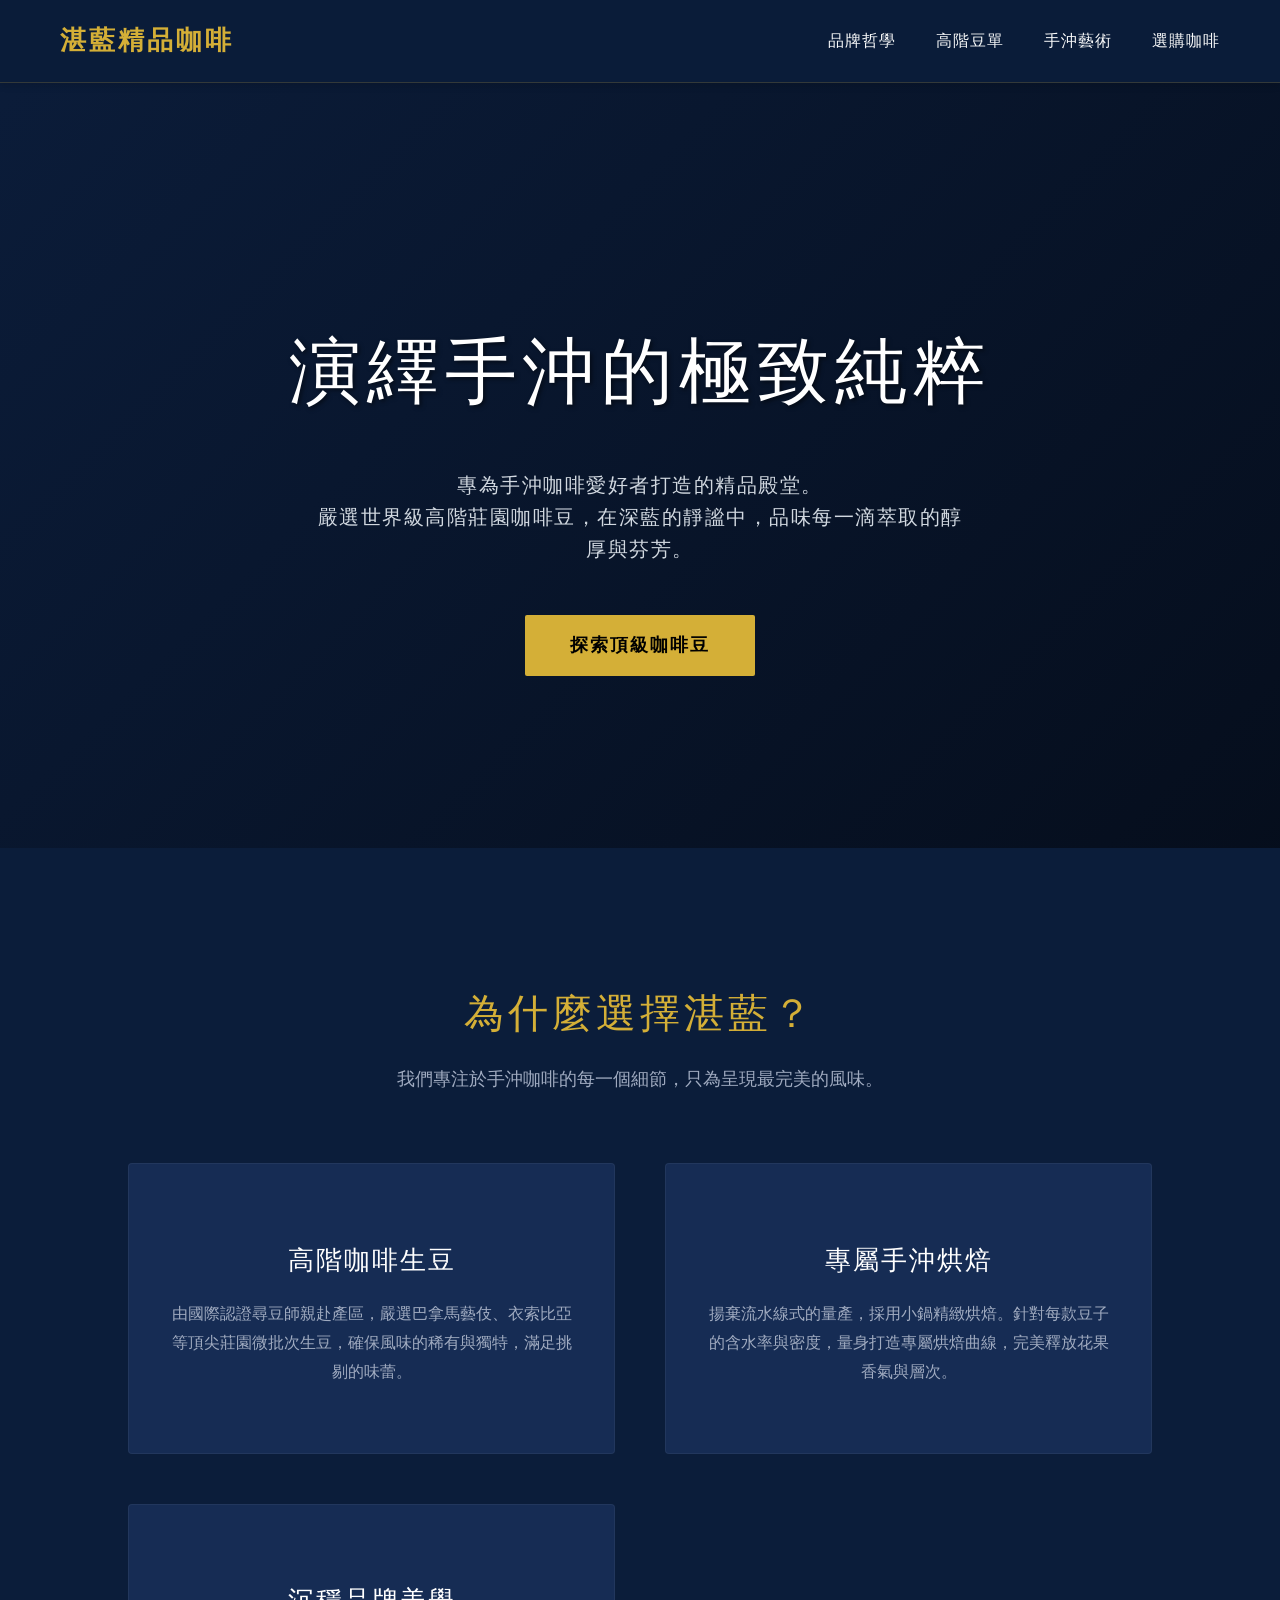
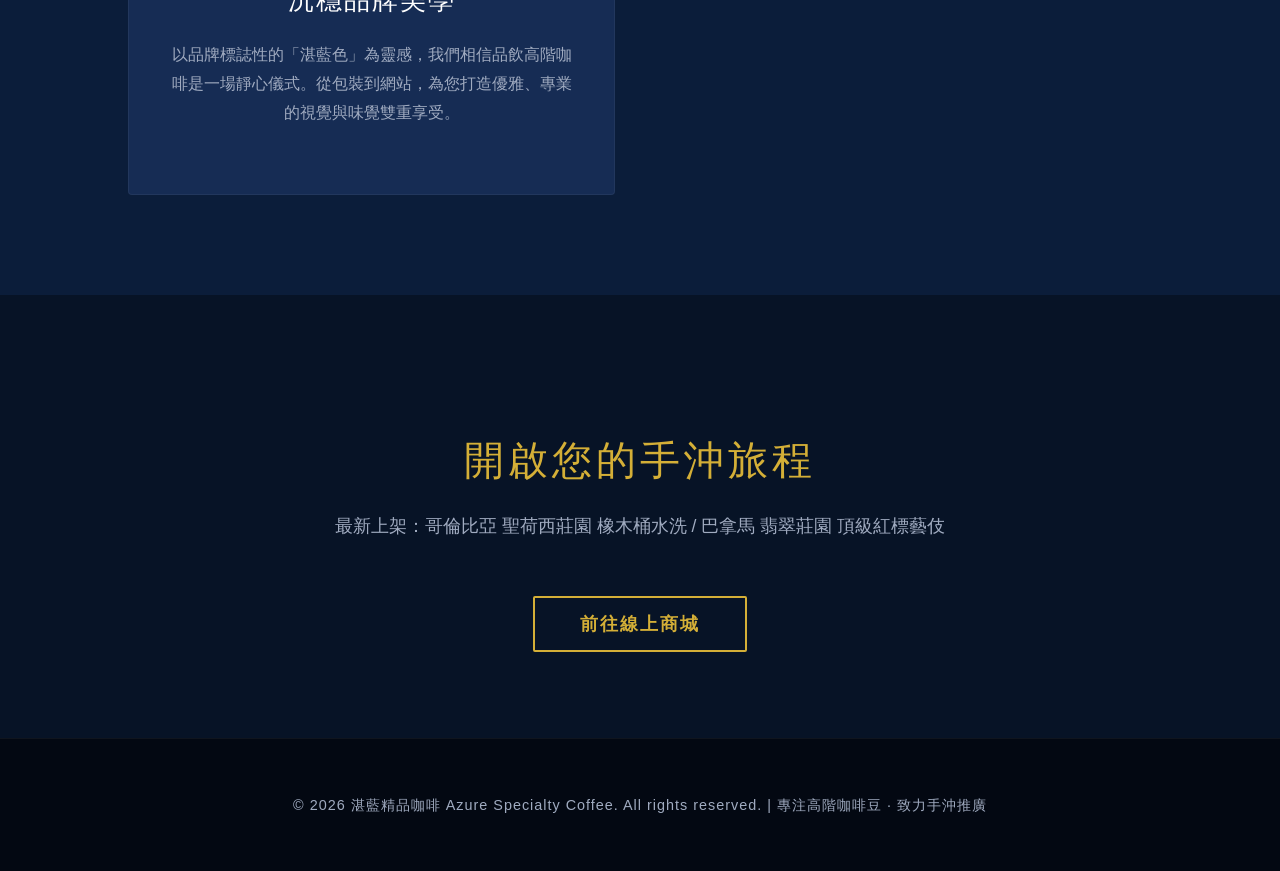
<file: w1/index.html>
<!DOCTYPE html>
<html lang="zh-TW">
<head>
    <meta charset="UTF-8">
    <meta name="viewport" content="width=device-width, initial-scale=1.0">
    <title>湛藍精品咖啡 | 頂級手沖咖啡</title>
    <style>
        :root {
            --primary-blue: #0b1d3a;
            --secondary-blue: #162c54;
            --accent-gold: #d4af37;
            --text-light: #f8f9fa;
            --text-dark: #a0abc0;
        }
        body {
            margin: 0;
            padding: 0;
            font-family: 'Helvetica Neue', Arial, 'Microsoft JhengHei', sans-serif;
            background-color: var(--primary-blue);
            color: var(--text-light);
            line-height: 1.6;
        }
        header {
            display: flex;
            justify-content: space-between;
            align-items: center;
            padding: 20px 60px;
            background-color: rgba(11, 29, 58, 0.98);
            position: sticky;
            top: 0;
            z-index: 1000;
            border-bottom: 1px solid rgba(212, 175, 55, 0.2);
            box-shadow: 0 4px 6px rgba(0,0,0,0.1);
        }
        .logo {
            font-size: 26px;
            font-weight: 700;
            color: var(--accent-gold);
            text-decoration: none;
            letter-spacing: 3px;
            display: flex;
            align-items: center;
            gap: 10px;
        }
        nav {
            display: flex;
            gap: 40px;
        }
        nav a {
            color: var(--text-light);
            text-decoration: none;
            font-size: 16px;
            letter-spacing: 1px;
            transition: color 0.3s ease;
        }
        nav a:hover {
            color: var(--accent-gold);
        }
        .hero {
            height: 85vh;
            display: flex;
            flex-direction: column;
            justify-content: center;
            align-items: center;
            text-align: center;
            background: linear-gradient(135deg, rgba(11,29,58,0.9) 0%, rgba(5,13,26,0.9) 100%), 
                        url('https://images.unsplash.com/photo-1497935586351-b67a49e012bf?ixlib=rb-1.2.1&auto=format&fit=crop&w=1920&q=80') no-repeat center center/cover;
            background-blend-mode: overlay;
            padding: 0 20px;
        }
        .hero h1 {
            font-size: 4.5rem;
            margin-bottom: 20px;
            letter-spacing: 6px;
            color: #ffffff;
            font-weight: 300;
            text-shadow: 2px 2px 4px rgba(0,0,0,0.5);
        }
        .hero p {
            font-size: 1.25rem;
            max-width: 650px;
            color: #d1d8e0;
            margin-bottom: 50px;
            letter-spacing: 1.5px;
        }
        .btn {
            padding: 16px 45px;
            background-color: var(--accent-gold);
            color: #000;
            text-decoration: none;
            font-size: 1.1rem;
            font-weight: bold;
            border-radius: 2px;
            transition: all 0.3s ease;
            letter-spacing: 2px;
        }
        .btn:hover {
            background-color: #fce28b;
            transform: translateY(-3px);
            box-shadow: 0 10px 20px rgba(0,0,0,0.2);
        }
        .section {
            padding: 100px 10%;
        }
        .section-title {
            text-align: center;
            font-size: 2.5rem;
            color: var(--accent-gold);
            margin-bottom: 20px;
            font-weight: 300;
            letter-spacing: 4px;
        }
        .section-subtitle {
            text-align: center;
            color: var(--text-dark);
            margin-bottom: 70px;
            font-size: 1.1rem;
        }
        .features {
            display: grid;
            grid-template-columns: repeat(auto-fit, minmax(320px, 1fr));
            gap: 50px;
        }
        .feature-card {
            background-color: var(--secondary-blue);
            padding: 50px 40px;
            border-radius: 4px;
            text-align: center;
            border: 1px solid rgba(255,255,255,0.05);
            transition: all 0.4s ease;
            position: relative;
            overflow: hidden;
        }
        .feature-card::before {
            content: '';
            position: absolute;
            top: 0; left: 0; width: 100%; height: 3px;
            background-color: var(--accent-gold);
            transform: scaleX(0);
            transition: transform 0.4s ease;
        }
        .feature-card:hover::before {
            transform: scaleX(1);
        }
        .feature-card:hover {
            transform: translateY(-10px);
            box-shadow: 0 15px 30px rgba(0,0,0,0.3);
            border-color: rgba(212, 175, 55, 0.3);
        }
        .feature-card h3 {
            font-size: 1.6rem;
            margin-bottom: 20px;
            color: #fff;
            font-weight: 400;
            letter-spacing: 2px;
        }
        .feature-card p {
            color: var(--text-dark);
            font-size: 1rem;
            line-height: 1.8;
        }
        .shop-section {
            background-color: #071326;
            text-align: center;
        }
        footer {
            text-align: center;
            padding: 40px;
            background-color: #030812;
            color: var(--text-dark);
            font-size: 0.9rem;
            border-top: 1px solid rgba(255,255,255,0.05);
            letter-spacing: 1px;
        }
    </style>
</head>
<body>
    <header>
        <a href="#" class="logo">湛藍精品咖啡</a>
        <nav>
            <a href="#about">品牌哲學</a>
            <a href="#beans">高階豆單</a>
            <a href="#brew">手沖藝術</a>
            <a href="#shop">選購咖啡</a>
        </nav>
    </header>

    <section class="hero">
        <h1>演繹手沖的極致純粹</h1>
        <p>專為手沖咖啡愛好者打造的精品殿堂。<br>嚴選世界級高階莊園咖啡豆，在深藍的靜謐中，品味每一滴萃取的醇厚與芬芳。</p>
        <a href="#shop" class="btn">探索頂級咖啡豆</a>
    </section>

    <section id="about" class="section">
        <h2 class="section-title">為什麼選擇湛藍？</h2>
        <p class="section-subtitle">我們專注於手沖咖啡的每一個細節，只為呈現最完美的風味。</p>
        
        <div class="features">
            <div class="feature-card">
                <h3>高階咖啡生豆</h3>
                <p>由國際認證尋豆師親赴產區，嚴選巴拿馬藝伎、衣索比亞等頂尖莊園微批次生豆，確保風味的稀有與獨特，滿足挑剔的味蕾。</p>
            </div>
            <div class="feature-card">
                <h3>專屬手沖烘焙</h3>
                <p>揚棄流水線式的量產，採用小鍋精緻烘焙。針對每款豆子的含水率與密度，量身打造專屬烘焙曲線，完美釋放花果香氣與層次。</p>
            </div>
            <div class="feature-card">
                <h3>沉穩品牌美學</h3>
                <p>以品牌標誌性的「湛藍色」為靈感，我們相信品飲高階咖啡是一場靜心儀式。從包裝到網站，為您打造優雅、專業的視覺與味覺雙重享受。</p>
            </div>
        </div>
    </section>

    <section id="shop" class="section shop-section">
        <h2 class="section-title">開啟您的手沖旅程</h2>
        <p class="section-subtitle">最新上架：哥倫比亞 聖荷西莊園 橡木桶水洗 / 巴拿馬 翡翠莊園 頂級紅標藝伎</p>
        <a href="#" class="btn" style="background-color: transparent; border: 2px solid var(--accent-gold); color: var(--accent-gold);">前往線上商城</a>
    </section>

    <footer>
        <p>&copy; 2026 湛藍精品咖啡 Azure Specialty Coffee. All rights reserved. | 專注高階咖啡豆 · 致力手沖推廣</p>
    </footer>
</body>
</html>
</file>
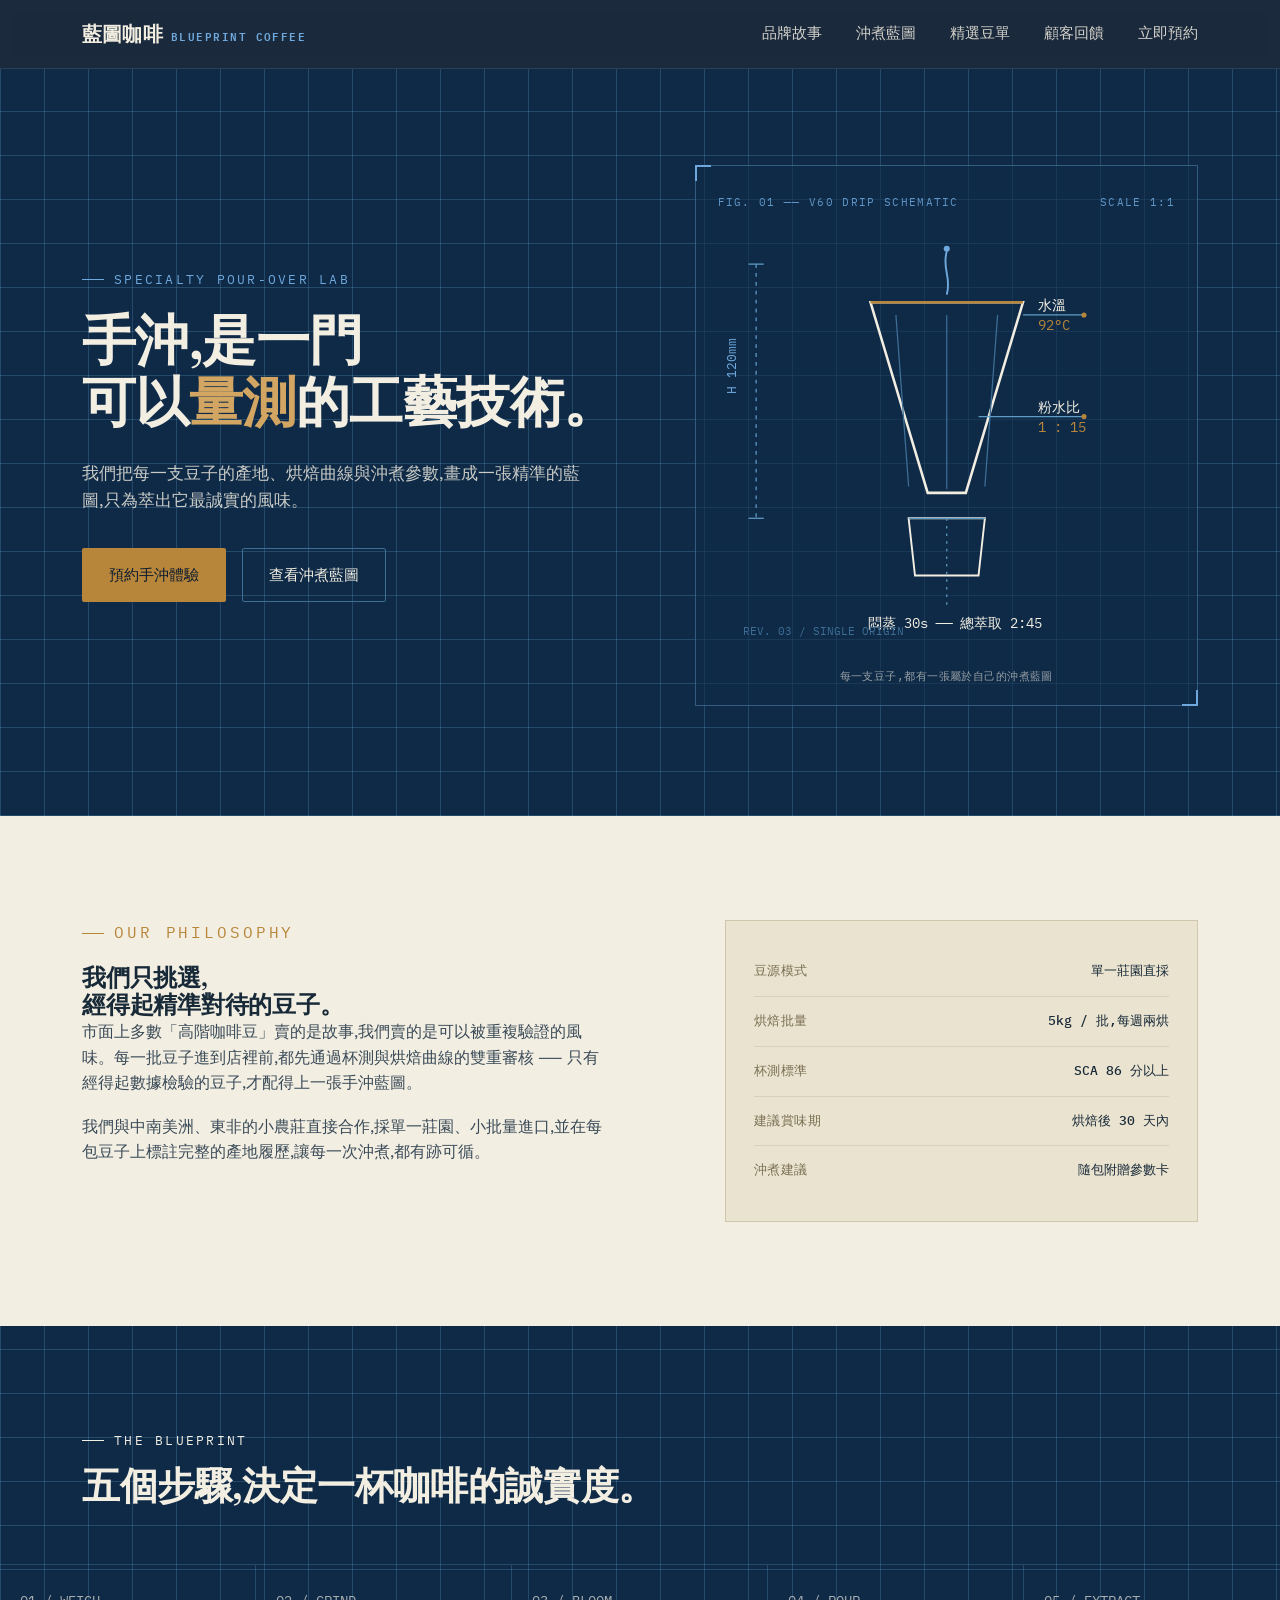
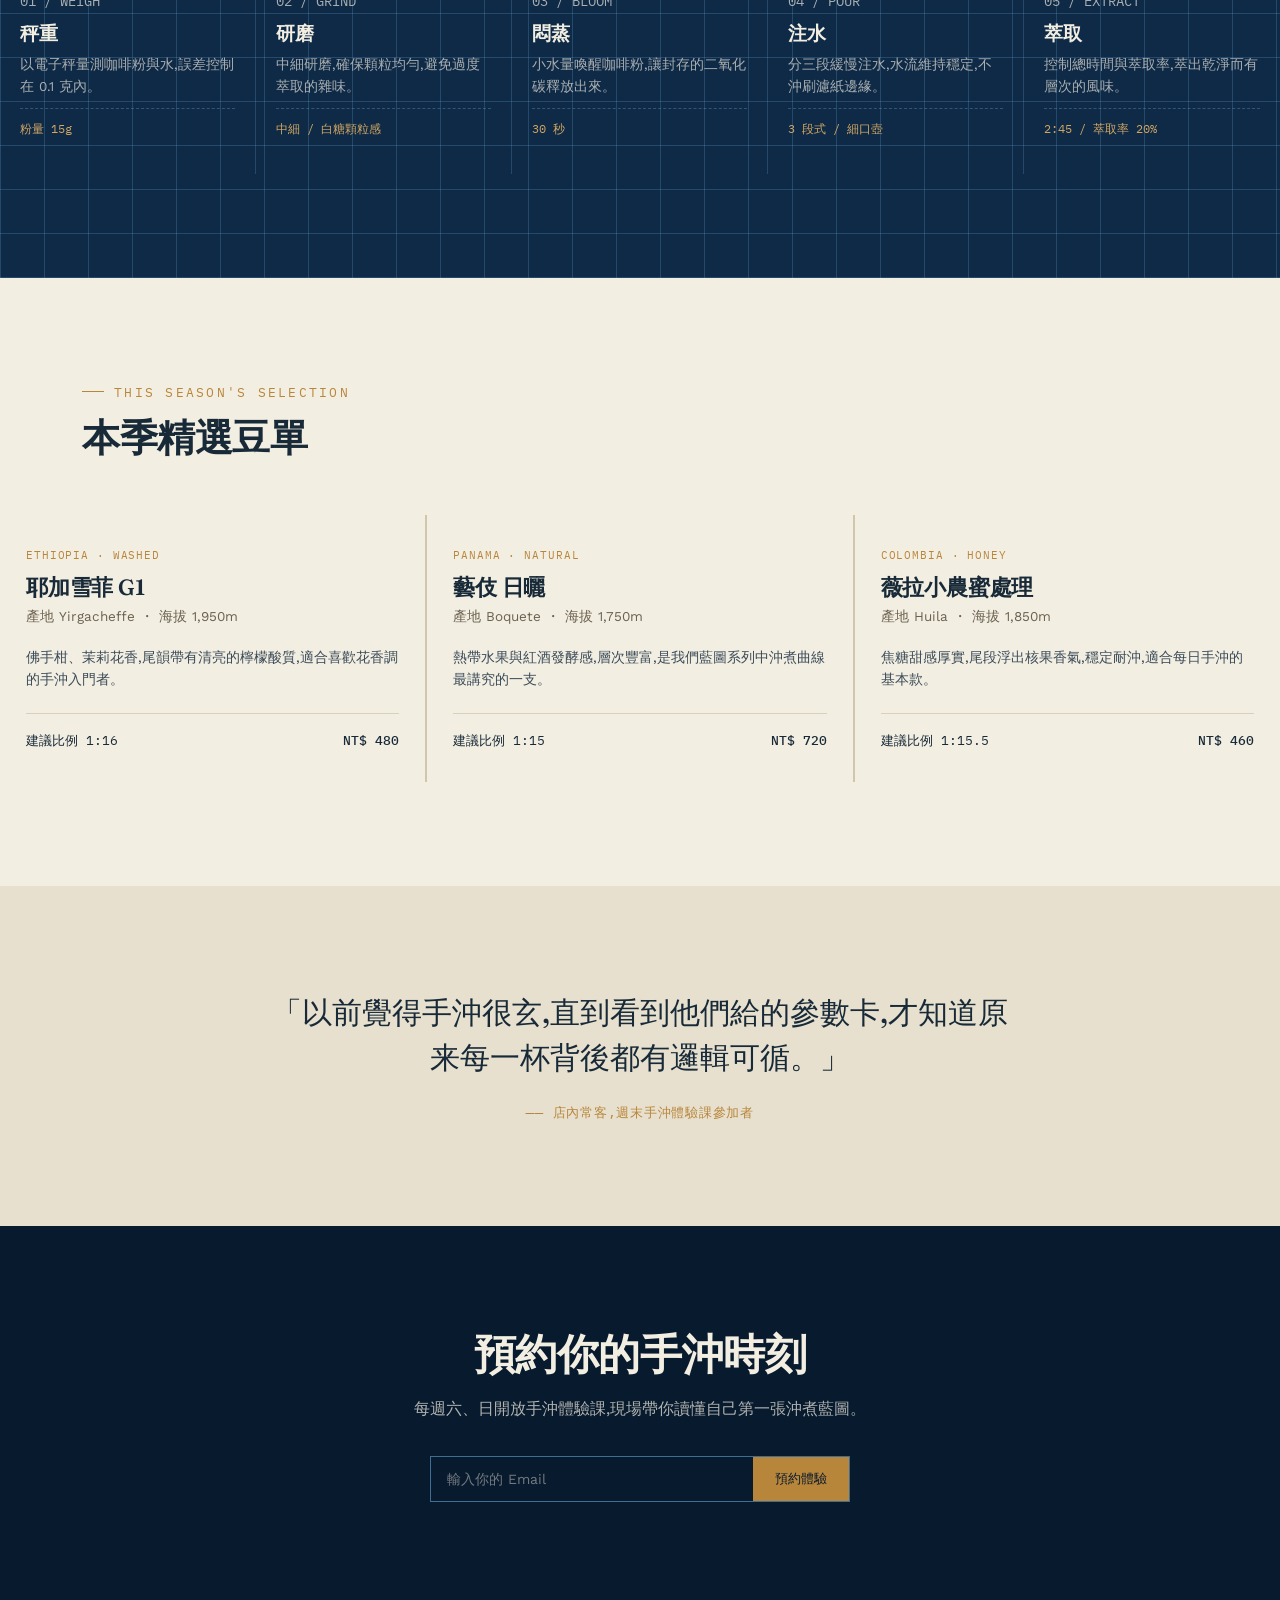
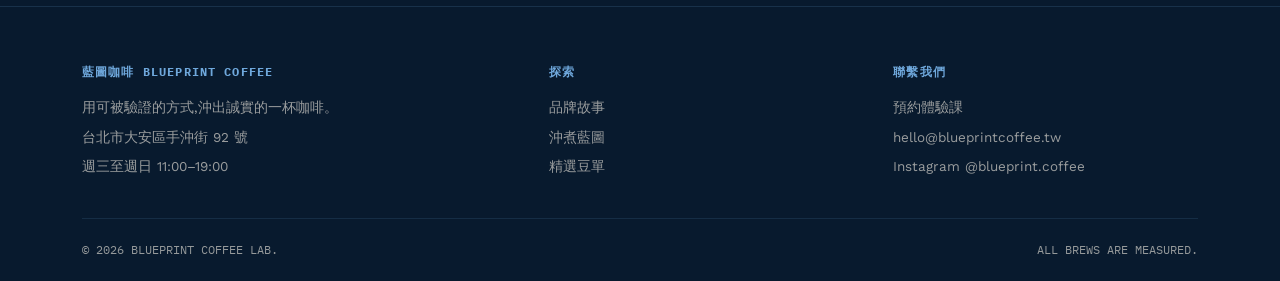
<file: week3/index.html>
<!DOCTYPE html>
<html lang="zh-Hant">
<head>
<meta charset="UTF-8">
<meta name="viewport" content="width=device-width, initial-scale=1.0">
<title>藍圖咖啡 Blueprint Coffee ── 精準手沖,誠實風味</title>
<link rel="preconnect" href="https://fonts.googleapis.com">
<link rel="preconnect" href="https://fonts.gstatic.com" crossorigin>
<link href="https://fonts.googleapis.com/css2?family=Fraunces:opsz,wght@9..144,400;9..144,500;9..144,600;9..144,700&family=Work+Sans:wght@300;400;500;600&family=IBM+Plex+Mono:wght@400;500&display=swap" rel="stylesheet">
<style>
  :root{
    --ink-black:#081A2E;
    --blueprint:#0E2A47;
    --blueprint-line:#3E6E96;
    --blueprint-line-soft:rgba(94,155,197,0.28);
    --paper:#F3EEE2;
    --paper-dim:#E7E0CE;
    --brass:#B8863B;
    --brass-light:#D2A662;
    --sky:#6FA8DC;
    --ink-on-paper:#182A38;
    --max-w:1180px;
  }

  *{margin:0;padding:0;box-sizing:border-box;}
  html{scroll-behavior:smooth;}
  body{
    font-family:'Work Sans', sans-serif;
    background:var(--paper);
    color:var(--ink-on-paper);
    line-height:1.6;
    -webkit-font-smoothing:antialiased;
  }
  a{color:inherit;text-decoration:none;}
  img,svg{display:block;max-width:100%;}
  .container{max-width:var(--max-w);margin:0 auto;padding:0 32px;}
  .eyebrow{
    font-family:'IBM Plex Mono', monospace;
    font-size:12.5px;
    letter-spacing:0.18em;
    text-transform:uppercase;
    display:flex;
    align-items:center;
    gap:10px;
  }
  .eyebrow::before{
    content:"";
    width:22px;height:1px;
    background:currentColor;
    display:inline-block;
  }
  h1,h2,h3{
    font-family:'Fraunces', serif;
    font-weight:600;
    line-height:1.15;
    letter-spacing:-0.01em;
  }
  .btn{
    display:inline-flex;
    align-items:center;
    gap:10px;
    padding:14px 26px;
    border-radius:2px;
    font-family:'Work Sans', sans-serif;
    font-size:15px;
    font-weight:500;
    border:1px solid transparent;
    cursor:pointer;
    transition:transform .25s ease, background .25s ease, border-color .25s ease, color .25s ease;
  }
  .btn:focus-visible{outline:2px solid var(--sky);outline-offset:3px;}
  .btn-primary{background:var(--brass);color:var(--ink-black);}
  .btn-primary:hover{background:var(--brass-light);transform:translateY(-1px);}
  .btn-ghost{border-color:var(--blueprint-line);color:var(--paper);}
  .btn-ghost:hover{border-color:var(--sky);color:var(--sky);}
  .btn-ghost.on-paper{border-color:var(--ink-on-paper);color:var(--ink-on-paper);}
  .btn-ghost.on-paper:hover{border-color:var(--brass);color:var(--brass);}

  /* ---------- NAV ---------- */
  header{
    position:sticky;top:0;z-index:50;
    background:rgba(8,26,46,0.92);
    backdrop-filter:blur(6px);
    border-bottom:1px solid rgba(94,155,197,0.2);
  }
  nav{
    max-width:var(--max-w);margin:0 auto;padding:18px 32px;
    display:flex;align-items:center;justify-content:space-between;
    color:var(--paper);
  }
  .logo{
    font-family:'Fraunces', serif;
    font-size:20px;font-weight:600;letter-spacing:0.01em;
    color:var(--paper);display:flex;align-items:baseline;gap:8px;
  }
  .logo span{
    font-family:'IBM Plex Mono', monospace;
    font-size:10.5px;letter-spacing:0.14em;color:var(--sky);
  }
  .nav-links{display:flex;gap:34px;font-size:14.5px;}
  .nav-links a{opacity:0.85;transition:opacity .2s;}
  .nav-links a:hover{opacity:1;color:var(--sky);}
  .nav-toggle{display:none;background:none;border:none;color:var(--paper);font-size:24px;cursor:pointer;}

  @media (max-width:860px){
    .nav-links{
      position:absolute;top:100%;left:0;right:0;
      background:var(--ink-black);
      flex-direction:column;gap:0;
      max-height:0;overflow:hidden;
      transition:max-height .3s ease;
    }
    .nav-links.open{max-height:320px;}
    .nav-links a{padding:16px 32px;border-top:1px solid rgba(94,155,197,0.15);}
    .nav-toggle{display:block;}
  }

  /* ---------- HERO ---------- */
  .hero{
    background:
      repeating-linear-gradient(0deg, var(--blueprint-line-soft) 0, var(--blueprint-line-soft) 1px, transparent 1px, transparent 44px),
      repeating-linear-gradient(90deg, var(--blueprint-line-soft) 0, var(--blueprint-line-soft) 1px, transparent 1px, transparent 44px),
      var(--blueprint);
    color:var(--paper);
    padding:96px 0 110px;
    position:relative;
    overflow:hidden;
  }
  .hero-grid{
    max-width:var(--max-w);margin:0 auto;padding:0 32px;
    display:grid;grid-template-columns:1.05fr 0.95fr;gap:56px;align-items:center;
  }
  .hero h1{font-size:clamp(34px,4.6vw,54px);margin:20px 0 26px;color:var(--paper);}
  .hero h1 em{font-style:normal;color:var(--brass-light);}
  .hero p.lede{font-size:17px;max-width:46ch;color:rgba(243,238,226,0.82);margin-bottom:34px;}
  .hero-cta{display:flex;gap:16px;flex-wrap:wrap;}
  .hero-eyebrow{color:var(--sky);margin-bottom:6px;}

  .blueprint-plate{
    position:relative;
    border:1px solid rgba(94,155,197,0.45);
    background:rgba(15,42,71,0.55);
    padding:28px 22px 20px;
  }
  .blueprint-plate::before,.blueprint-plate::after,
  .plate-corner-tl,.plate-corner-br{
    content:"";position:absolute;width:14px;height:14px;
    border-color:var(--sky);
  }
  .blueprint-plate::before{top:-1px;left:-1px;border-top:2px solid var(--sky);border-left:2px solid var(--sky);}
  .blueprint-plate::after{bottom:-1px;right:-1px;border-bottom:2px solid var(--sky);border-right:2px solid var(--sky);}
  .plate-label{
    font-family:'IBM Plex Mono', monospace;font-size:11px;letter-spacing:0.12em;
    color:var(--sky);display:flex;justify-content:space-between;margin-bottom:14px;opacity:0.85;
  }
  .plate-caption{
    font-family:'IBM Plex Mono', monospace;font-size:11px;color:rgba(243,238,226,0.6);
    text-align:center;margin-top:10px;letter-spacing:0.04em;
  }

  @media (max-width:900px){
    .hero-grid{grid-template-columns:1fr;}
    .hero{padding:64px 0 76px;}
  }

  /* ---------- SECTION SHARED ---------- */
  section{padding:104px 0;}
  .section-head{max-width:640px;margin-bottom:56px;}
  .section-head h2{font-size:clamp(26px,3.2vw,38px);margin-top:14px;}
  .on-dark{background:var(--ink-black);color:var(--paper);}
  .on-dark .eyebrow{color:var(--sky);}
  .on-paper .eyebrow{color:var(--brass);}

  /* ---------- ABOUT / SPEC SHEET ---------- */
  .about-grid{display:grid;grid-template-columns:1.1fr 0.9fr;gap:64px;align-items:start;}
  .about-grid p{font-size:16px;color:#3a4b58;max-width:52ch;margin-bottom:18px;}
  .spec-sheet{border:1px solid #cfc6ac;background:#EAE3D0;padding:26px 28px;}
  .spec-row{
    display:flex;justify-content:space-between;gap:20px;
    padding:14px 0;border-bottom:1px solid #d8d0b8;
    font-family:'IBM Plex Mono', monospace;font-size:13px;
  }
  .spec-row:last-child{border-bottom:none;}
  .spec-row dt{color:#7a6f52;letter-spacing:0.04em;}
  .spec-row dd{font-weight:500;color:var(--ink-on-paper);text-align:right;}

  @media (max-width:860px){ .about-grid{grid-template-columns:1fr;} }

  /* ---------- PROCESS BLUEPRINT ---------- */
  .process{
    background:
      repeating-linear-gradient(0deg, var(--blueprint-line-soft) 0, var(--blueprint-line-soft) 1px, transparent 1px, transparent 44px),
      repeating-linear-gradient(90deg, var(--blueprint-line-soft) 0, var(--blueprint-line-soft) 1px, transparent 1px, transparent 44px),
      var(--blueprint);
    color:var(--paper);
  }
  .steps{
    display:grid;grid-template-columns:repeat(5,1fr);gap:0;
    border-top:1px solid var(--blueprint-line-soft);
  }
  .step{
    padding:26px 20px;border-right:1px solid var(--blueprint-line-soft);position:relative;
  }
  .step:last-child{border-right:none;}
  .step-index{font-family:'IBM Plex Mono', monospace;font-size:12px;color:var(--sky);margin-bottom:14px;}
  .step h3{font-size:19px;color:var(--paper);margin-bottom:10px;font-weight:600;}
  .step p{font-size:13.5px;color:rgba(243,238,226,0.68);margin-bottom:10px;}
  .step .metric{
    font-family:'IBM Plex Mono', monospace;font-size:12px;color:var(--brass-light);
    border-top:1px dashed rgba(94,155,197,0.4);padding-top:10px;
  }
  @media (max-width:960px){
    .steps{grid-template-columns:1fr 1fr;}
    .step{border-right:1px solid var(--blueprint-line-soft);border-bottom:1px solid var(--blueprint-line-soft);}
    .step:nth-child(2n){border-right:none;}
  }
  @media (max-width:560px){
    .steps{grid-template-columns:1fr;}
    .step{border-right:none;}
  }

  /* ---------- BEANS ---------- */
  .bean-grid{display:grid;grid-template-columns:repeat(3,1fr);gap:2px;background:#cfc6ac;}
  .bean-card{
    background:var(--paper);padding:32px 26px;position:relative;
    display:flex;flex-direction:column;height:100%;
  }
  .bean-tag{
    font-family:'IBM Plex Mono', monospace;font-size:11px;color:var(--brass);
    letter-spacing:0.08em;margin-bottom:10px;
  }
  .bean-card h3{font-size:22px;margin-bottom:6px;}
  .bean-origin{font-size:13.5px;color:#6b6250;margin-bottom:18px;}
  .bean-notes{font-size:14px;color:#3a4b58;margin-bottom:22px;flex-grow:1;}
  .bean-meta{
    display:flex;justify-content:space-between;align-items:center;
    border-top:1px solid #d8d0b8;padding-top:16px;
    font-family:'IBM Plex Mono', monospace;font-size:12.5px;
  }
  .bean-price{color:var(--ink-on-paper);font-weight:500;}
  @media (max-width:900px){ .bean-grid{grid-template-columns:1fr 1fr;} }
  @media (max-width:600px){ .bean-grid{grid-template-columns:1fr;} }

  /* ---------- QUOTE ---------- */
  .quote-section{background:var(--paper-dim);}
  .quote-wrap{max-width:760px;margin:0 auto;text-align:center;}
  blockquote{
    font-family:'Fraunces', serif;font-size:clamp(22px,2.6vw,30px);
    font-weight:500;line-height:1.5;color:var(--ink-on-paper);margin-bottom:22px;
  }
  .quote-attr{font-family:'IBM Plex Mono', monospace;font-size:12.5px;color:var(--brass);letter-spacing:0.06em;}

  /* ---------- CTA / FOOTER ---------- */
  .cta-section{background:var(--ink-black);color:var(--paper);text-align:center;}
  .cta-section h2{font-size:clamp(28px,3.6vw,42px);margin-bottom:18px;}
  .cta-section p{color:rgba(243,238,226,0.72);max-width:48ch;margin:0 auto 34px;}
  .cta-form{
    display:flex;max-width:420px;margin:0 auto;gap:0;border:1px solid var(--blueprint-line);
  }
  .cta-form input{
    flex:1;background:transparent;border:none;padding:14px 16px;
    color:var(--paper);font-family:'Work Sans', sans-serif;font-size:14px;
  }
  .cta-form input::placeholder{color:rgba(243,238,226,0.45);}
  .cta-form input:focus{outline:none;}
  .cta-form button{
    background:var(--brass);color:var(--ink-black);border:none;
    padding:0 22px;font-weight:500;cursor:pointer;font-family:'Work Sans', sans-serif;
    transition:background .2s;
  }
  .cta-form button:hover{background:var(--brass-light);}

  footer{background:var(--ink-black);border-top:1px solid rgba(94,155,197,0.18);color:rgba(243,238,226,0.6);}
  .footer-grid{
    display:grid;grid-template-columns:1.4fr 1fr 1fr;gap:40px;padding:56px 0 32px;
    font-size:13.5px;
  }
  .footer-grid h4{
    font-family:'IBM Plex Mono', monospace;font-size:11.5px;letter-spacing:0.1em;
    color:var(--sky);margin-bottom:16px;text-transform:uppercase;
  }
  .footer-grid p, .footer-grid a{display:block;margin-bottom:8px;color:rgba(243,238,226,0.62);}
  .footer-grid a:hover{color:var(--paper);}
  .footer-bottom{
    border-top:1px solid rgba(94,155,197,0.15);padding:22px 0;
    font-family:'IBM Plex Mono', monospace;font-size:11.5px;
    display:flex;justify-content:space-between;flex-wrap:wrap;gap:10px;
  }
  @media (max-width:700px){ .footer-grid{grid-template-columns:1fr;} }

  /* ---------- REVEAL ---------- */
  .reveal{opacity:0;transform:translateY(18px);transition:opacity .7s ease, transform .7s ease;}
  .reveal.in{opacity:1;transform:translateY(0);}
  @media (prefers-reduced-motion: reduce){
    .reveal{opacity:1;transform:none;transition:none;}
    html{scroll-behavior:auto;}
  }
</style>
</head>
<body>

<header>
  <nav>
    <a href="#top" class="logo">藍圖咖啡<span>BLUEPRINT COFFEE</span></a>
    <button class="nav-toggle" id="navToggle" aria-label="開啟選單" aria-expanded="false">☰</button>
    <div class="nav-links" id="navLinks">
      <a href="#about">品牌故事</a>
      <a href="#process">沖煮藍圖</a>
      <a href="#beans">精選豆單</a>
      <a href="#quote">顧客回饋</a>
      <a href="#cta">立即預約</a>
    </div>
  </nav>
</header>

<section class="hero" id="top">
  <div class="hero-grid">
    <div>
      <p class="eyebrow hero-eyebrow">SPECIALTY POUR-OVER LAB</p>
      <h1>手沖,是一門<br>可以<em>量測</em>的工藝技術。</h1>
      <p class="lede">我們把每一支豆子的產地、烘焙曲線與沖煮參數,畫成一張精準的藍圖,只為萃出它最誠實的風味。</p>
      <div class="hero-cta">
        <a href="#cta" class="btn btn-primary">預約手沖體驗</a>
        <a href="#process" class="btn btn-ghost">查看沖煮藍圖</a>
      </div>
    </div>

    <div class="blueprint-plate reveal">
      <div class="plate-label"><span>FIG. 01 ── V60 DRIP SCHEMATIC</span><span>SCALE 1:1</span></div>
      <svg viewBox="0 0 360 340" xmlns="http://www.w3.org/2000/svg" role="img" aria-label="V60 手沖濾杯示意圖,標註水溫、粉水比、悶蒸與總萃取時間">
        <!-- dimension lines -->
        <line x1="30" y1="30" x2="30" y2="230" stroke="#5E9BC5" stroke-width="1" stroke-dasharray="3 4"/>
        <line x1="24" y1="30" x2="36" y2="30" stroke="#5E9BC5" stroke-width="1"/>
        <line x1="24" y1="230" x2="36" y2="230" stroke="#5E9BC5" stroke-width="1"/>
        <text x="14" y="132" fill="#6FA8DC" font-size="10" font-family="IBM Plex Mono, monospace" transform="rotate(-90 14 132)">H 120mm</text>

        <!-- dripper cone -->
        <path d="M120 60 L240 60 L195 210 L165 210 Z" fill="none" stroke="#F3EEE2" stroke-width="2"/>
        <path d="M120 60 L240 60" stroke="#B8863B" stroke-width="2"/>
        <!-- ribs -->
        <line x1="140" y1="70" x2="150" y2="205" stroke="#3E6E96" stroke-width="1"/>
        <line x1="180" y1="70" x2="180" y2="207" stroke="#3E6E96" stroke-width="1"/>
        <line x1="220" y1="70" x2="210" y2="205" stroke="#3E6E96" stroke-width="1"/>

        <!-- server -->
        <path d="M150 230 L210 230 L205 275 L155 275 Z" fill="none" stroke="#F3EEE2" stroke-width="1.5"/>
        <line x1="150" y1="230" x2="210" y2="230" stroke="#5E9BC5" stroke-width="1"/>

        <!-- pour line + droplets -->
        <path d="M180 20 C176 34, 184 40, 180 54" stroke="#6FA8DC" stroke-width="1.5" fill="none"/>
        <circle cx="180" cy="18" r="2.4" fill="#6FA8DC"/>

        <!-- annotation callouts -->
        <line x1="240" y1="70" x2="288" y2="70" stroke="#5E9BC5" stroke-width="1"/>
        <circle cx="288" cy="70" r="2" fill="#B8863B"/>
        <text x="252" y="66" fill="#F3EEE2" font-size="11" font-family="IBM Plex Mono, monospace">水溫</text>
        <text x="252" y="82" fill="#B8863B" font-size="11" font-family="IBM Plex Mono, monospace">92°C</text>

        <line x1="205" y1="150" x2="288" y2="150" stroke="#5E9BC5" stroke-width="1"/>
        <circle cx="288" cy="150" r="2" fill="#B8863B"/>
        <text x="252" y="146" fill="#F3EEE2" font-size="11" font-family="IBM Plex Mono, monospace">粉水比</text>
        <text x="252" y="162" fill="#B8863B" font-size="11" font-family="IBM Plex Mono, monospace">1 : 15</text>

        <line x1="180" y1="230" x2="180" y2="300" stroke="#5E9BC5" stroke-width="1" stroke-dasharray="2 4"/>
        <text x="118" y="316" fill="#F3EEE2" font-size="11" font-family="IBM Plex Mono, monospace">悶蒸 30s ── 總萃取 2:45</text>

        <!-- corner tick -->
        <text x="20" y="322" fill="#3E6E96" font-size="9" font-family="IBM Plex Mono, monospace">REV. 03 / SINGLE ORIGIN</text>
      </svg>
      <p class="plate-caption">每一支豆子,都有一張屬於自己的沖煮藍圖</p>
    </div>
  </div>
</section>

<section class="on-paper" id="about">
  <div class="container">
    <div class="about-grid">
      <div class="reveal">
        <p class="eyebrow">OUR PHILOSOPHY</p>
        <h2>我們只挑選,<br>經得起精準對待的豆子。</h2>
        <p>市面上多數「高階咖啡豆」賣的是故事,我們賣的是可以被重複驗證的風味。每一批豆子進到店裡前,都先通過杯測與烘焙曲線的雙重審核 ── 只有經得起數據檢驗的豆子,才配得上一張手沖藍圖。</p>
        <p>我們與中南美洲、東非的小農莊直接合作,採單一莊園、小批量進口,並在每包豆子上標註完整的產地履歷,讓每一次沖煮,都有跡可循。</p>
      </div>
      <dl class="spec-sheet reveal">
        <div class="spec-row"><dt>豆源模式</dt><dd>單一莊園直採</dd></div>
        <div class="spec-row"><dt>烘焙批量</dt><dd>5kg / 批,每週兩烘</dd></div>
        <div class="spec-row"><dt>杯測標準</dt><dd>SCA 86 分以上</dd></div>
        <div class="spec-row"><dt>建議賞味期</dt><dd>烘焙後 30 天內</dd></div>
        <div class="spec-row"><dt>沖煮建議</dt><dd>隨包附贈參數卡</dd></div>
      </dl>
    </div>
  </div>
</section>

<section class="process" id="process">
  <div class="container">
    <div class="section-head reveal">
      <p class="eyebrow">THE BLUEPRINT</p>
      <h2>五個步驟,決定一杯咖啡的誠實度。</h2>
    </div>
  </div>
  <div class="steps reveal">
    <div class="step">
      <p class="step-index">01 / WEIGH</p>
      <h3>秤重</h3>
      <p>以電子秤量測咖啡粉與水,誤差控制在 0.1 克內。</p>
      <p class="metric">粉量 15g</p>
    </div>
    <div class="step">
      <p class="step-index">02 / GRIND</p>
      <h3>研磨</h3>
      <p>中細研磨,確保顆粒均勻,避免過度萃取的雜味。</p>
      <p class="metric">中細 / 白糖顆粒感</p>
    </div>
    <div class="step">
      <p class="step-index">03 / BLOOM</p>
      <h3>悶蒸</h3>
      <p>小水量喚醒咖啡粉,讓封存的二氧化碳釋放出來。</p>
      <p class="metric">30 秒</p>
    </div>
    <div class="step">
      <p class="step-index">04 / POUR</p>
      <h3>注水</h3>
      <p>分三段緩慢注水,水流維持穩定,不沖刷濾紙邊緣。</p>
      <p class="metric">3 段式 / 細口壺</p>
    </div>
    <div class="step">
      <p class="step-index">05 / EXTRACT</p>
      <h3>萃取</h3>
      <p>控制總時間與萃取率,萃出乾淨而有層次的風味。</p>
      <p class="metric">2:45 / 萃取率 20%</p>
    </div>
  </div>
</section>

<section class="on-paper" id="beans">
  <div class="container">
    <div class="section-head reveal">
      <p class="eyebrow">THIS SEASON'S SELECTION</p>
      <h2>本季精選豆單</h2>
    </div>
  </div>
  <div class="bean-grid reveal">
    <div class="bean-card">
      <p class="bean-tag">ETHIOPIA · WASHED</p>
      <h3>耶加雪菲 G1</h3>
      <p class="bean-origin">產地 Yirgacheffe ・ 海拔 1,950m</p>
      <p class="bean-notes">佛手柑、茉莉花香,尾韻帶有清亮的檸檬酸質,適合喜歡花香調的手沖入門者。</p>
      <div class="bean-meta"><span>建議比例 1:16</span><span class="bean-price">NT$ 480</span></div>
    </div>
    <div class="bean-card">
      <p class="bean-tag">PANAMA · NATURAL</p>
      <h3>藝伎 日曬</h3>
      <p class="bean-origin">產地 Boquete ・ 海拔 1,750m</p>
      <p class="bean-notes">熱帶水果與紅酒發酵感,層次豐富,是我們藍圖系列中沖煮曲線最講究的一支。</p>
      <div class="bean-meta"><span>建議比例 1:15</span><span class="bean-price">NT$ 720</span></div>
    </div>
    <div class="bean-card">
      <p class="bean-tag">COLOMBIA · HONEY</p>
      <h3>薇拉小農蜜處理</h3>
      <p class="bean-origin">產地 Huila ・ 海拔 1,850m</p>
      <p class="bean-notes">焦糖甜感厚實,尾段浮出核果香氣,穩定耐沖,適合每日手沖的基本款。</p>
      <div class="bean-meta"><span>建議比例 1:15.5</span><span class="bean-price">NT$ 460</span></div>
    </div>
  </div>
</section>

<section class="quote-section" id="quote">
  <div class="container">
    <div class="quote-wrap reveal">
      <blockquote>「以前覺得手沖很玄,直到看到他們給的參數卡,才知道原来每一杯背後都有邏輯可循。」</blockquote>
      <p class="quote-attr">── 店內常客,週末手沖體驗課參加者</p>
    </div>
  </div>
</section>

<section class="cta-section" id="cta">
  <div class="container">
    <h2 class="reveal">預約你的手沖時刻</h2>
    <p class="reveal">每週六、日開放手沖體驗課,現場帶你讀懂自己第一張沖煮藍圖。</p>
    <form class="cta-form reveal" onsubmit="event.preventDefault(); this.querySelector('button').textContent='已收到,我們會盡快聯繫';">
      <input type="email" placeholder="輸入你的 Email" required aria-label="Email">
      <button type="submit">預約體驗</button>
    </form>
  </div>
</section>

<footer>
  <div class="container">
    <div class="footer-grid">
      <div>
        <h4>藍圖咖啡 BLUEPRINT COFFEE</h4>
        <p>用可被驗證的方式,沖出誠實的一杯咖啡。</p>
        <p>台北市大安區手沖街 92 號</p>
        <p>週三至週日 11:00–19:00</p>
      </div>
      <div>
        <h4>探索</h4>
        <a href="#about">品牌故事</a>
        <a href="#process">沖煮藍圖</a>
        <a href="#beans">精選豆單</a>
      </div>
      <div>
        <h4>聯繫我們</h4>
        <a href="#cta">預約體驗課</a>
        <a href="mailto:hello@blueprintcoffee.tw">hello@blueprintcoffee.tw</a>
        <a href="#top">Instagram @blueprint.coffee</a>
      </div>
    </div>
    <div class="footer-bottom">
      <span>© 2026 BLUEPRINT COFFEE LAB.</span>
      <span>ALL BREWS ARE MEASURED.</span>
    </div>
  </div>
</footer>

<script>
  // mobile nav toggle
  const navToggle = document.getElementById('navToggle');
  const navLinks = document.getElementById('navLinks');
  navToggle.addEventListener('click', () => {
    const isOpen = navLinks.classList.toggle('open');
    navToggle.setAttribute('aria-expanded', isOpen);
  });
  navLinks.querySelectorAll('a').forEach(a => a.addEventListener('click', () => {
    navLinks.classList.remove('open');
    navToggle.setAttribute('aria-expanded', 'false');
  }));

  // scroll reveal
  const prefersReduced = window.matchMedia('(prefers-reduced-motion: reduce)').matches;
  if (!prefersReduced && 'IntersectionObserver' in window) {
    const io = new IntersectionObserver((entries) => {
      entries.forEach(entry => {
        if (entry.isIntersecting) {
          entry.target.classList.add('in');
          io.unobserve(entry.target);
        }
      });
    }, { threshold: 0.15 });
    document.querySelectorAll('.reveal').forEach(el => io.observe(el));
  } else {
    document.querySelectorAll('.reveal').forEach(el => el.classList.add('in'));
  }
</script>

</body>
</html>
</file>
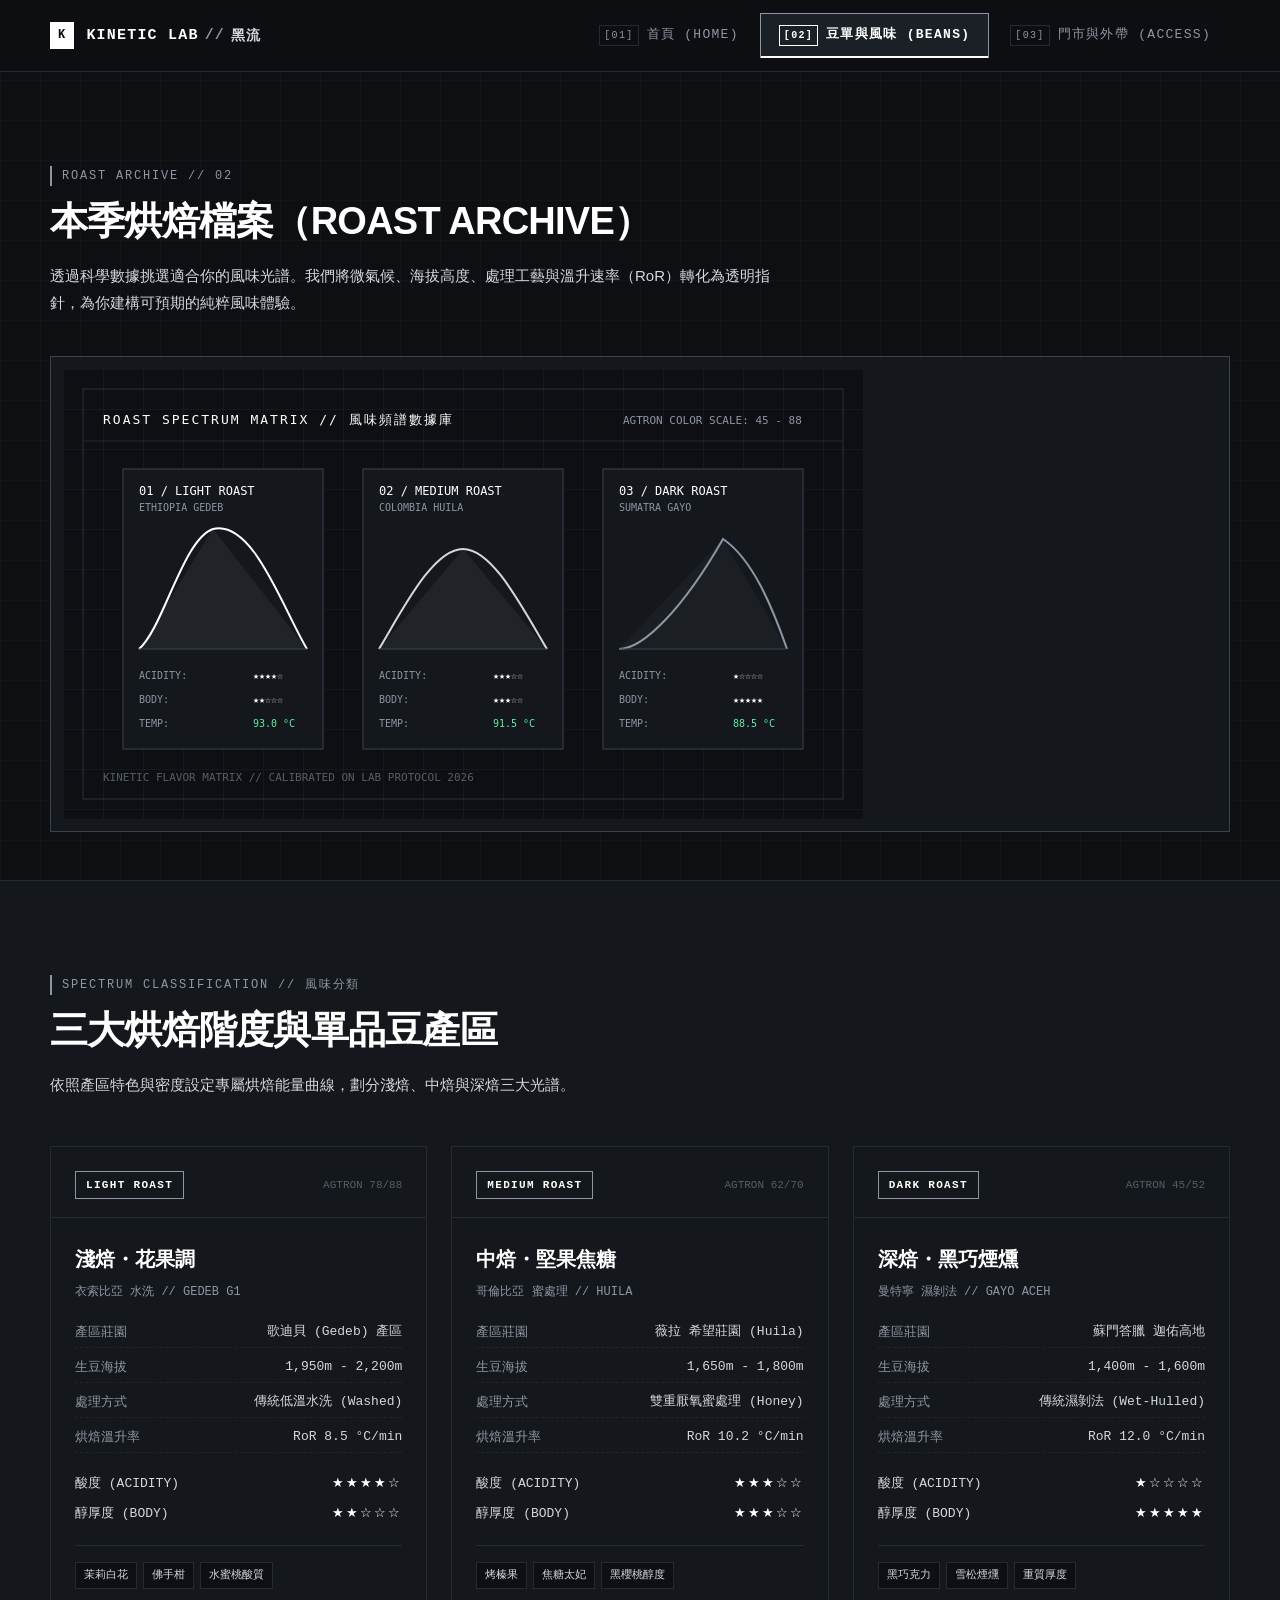
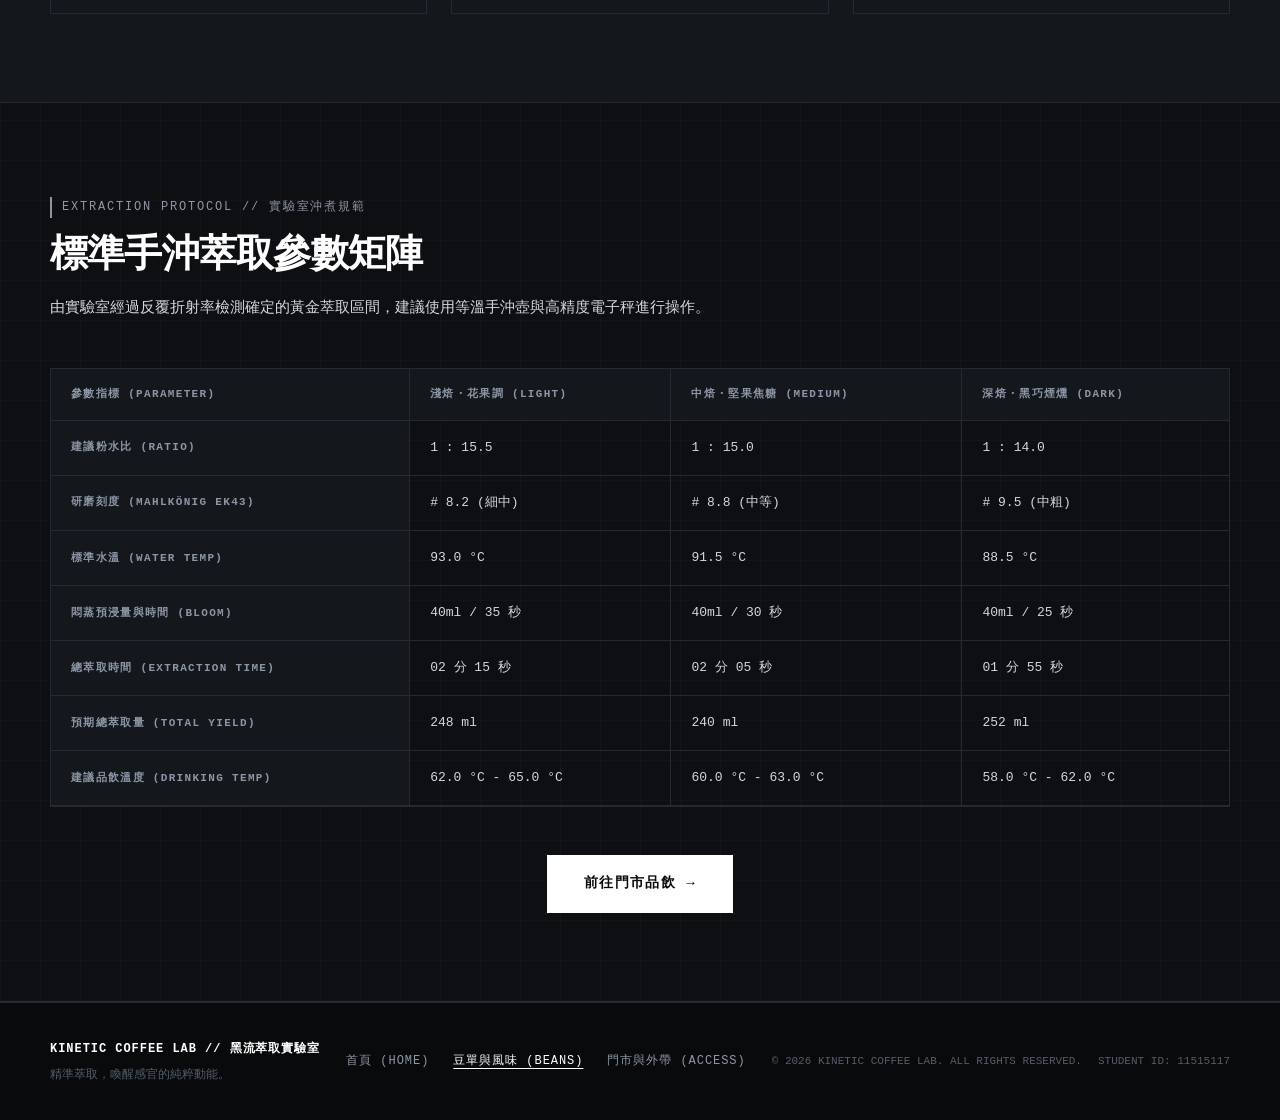
<file: pages/about.html>
<!DOCTYPE html>
<html lang="zh-Hant">
<head>
  <meta charset="UTF-8">
  <meta name="viewport" content="width=device-width, initial-scale=1.0">
  <meta name="description" content="KINETIC LAB // 黑流 本季烘焙檔案（ROAST ARCHIVE）。透過科學數據挑選適合你的風味光譜，公開產區、海拔、烘焙度與沖煮參數建議。">
  <title>豆單與風味 (BEANS) — KINETIC LAB // 黑流</title>
  <link rel="stylesheet" href="assets/css/site.css">
</head>
<body>

  <!-- ================= 頂部導覽列 (Site Header) ================= -->
  <header class="site-header">
    <div class="container header-inner">
      <!-- 品牌 Logo -->
      <a href="index.html" class="brand-logo" aria-label="KINETIC LAB 首頁">
        <span class="brand-symbol">K</span>
        <span class="brand-text">KINETIC LAB <span class="slash">//</span> <span class="sub">黑流</span></span>
      </a>

      <!-- 電腦版與手機版選單 -->
      <nav class="nav-menu" id="navMenu" aria-label="網站主要導覽">
        <a href="index.html" class="nav-link">
          <span class="nav-tag">[01]</span>
          <span>首頁 (HOME)</span>
        </a>
        <a href="about.html" class="nav-link active" aria-current="page">
          <span class="nav-tag">[02]</span>
          <span>豆單與風味 (BEANS)</span>
        </a>
        <a href="contact.html" class="nav-link">
          <span class="nav-tag">[03]</span>
          <span>門市與外帶 (ACCESS)</span>
        </a>
      </nav>

      <!-- 手機版漢堡開關 -->
      <button class="menu-toggle" id="menuToggle" aria-label="切換導覽選單" aria-expanded="false" aria-controls="navMenu">
        <span class="menu-toggle-line"></span>
        <span class="menu-toggle-line"></span>
        <span class="menu-toggle-line"></span>
      </button>
    </div>
  </header>

  <!-- ================= 主要內容區 (Main Content) ================= -->
  <main>
    <!-- 頁面標題與簡介區塊 -->
    <section class="section-block" style="padding-bottom: 48px;" aria-labelledby="archiveTitle">
      <div class="container">
        <div class="section-meta">ROAST ARCHIVE // 02</div>
        <h1 class="section-title" id="archiveTitle">本季烘焙檔案（ROAST ARCHIVE）</h1>
        <p class="section-desc">
          透過科學數據挑選適合你的風味光譜。我們將微氣候、海拔高度、處理工藝與溫升速率（RoR）轉化為透明指針，為你建構可預期的純粹風味體驗。
        </p>

        <!-- 風味光譜向量圖形 -->
        <div style="margin-top: 40px; border: 1px solid var(--border-medium); background: var(--bg-surface); padding: 12px;">
          <img src="assets/images/flavor-spectrum.svg" alt="KINETIC LAB 單品豆風味光譜與烘焙曲線分析圖" width="800" height="450">
        </div>
      </div>
    </section>

    <!-- 風味光譜分類（三張數據卡片） -->
    <section class="section-block" style="background: var(--bg-surface);" aria-labelledby="beansTitle">
      <div class="container">
        <div class="section-block-header">
          <div class="section-meta">SPECTRUM CLASSIFICATION // 風味分類</div>
          <h2 class="section-title" id="beansTitle">三大烘焙階度與單品豆產區</h2>
          <p class="section-desc">
            依照產區特色與密度設定專屬烘焙能量曲線，劃分淺焙、中焙與深焙三大光譜。
          </p>
        </div>

        <div class="grid-3">
          <!-- 卡片 1: 淺焙・花果調 (LIGHT) -->
          <article class="flavor-card">
            <div class="flavor-card-header">
              <span class="roast-badge">LIGHT ROAST</span>
              <span class="mono text-dim" style="font-size:11px;">AGTRON 78/88</span>
            </div>
            <div class="flavor-card-body">
              <h3 class="bean-name">淺焙・花果調</h3>
              <div class="bean-origin">衣索比亞 水洗 // GEDEB G1</div>
              <ul class="bean-meta-list">
                <li><span>產區莊園</span> <span>歌迪貝 (Gedeb) 產區</span></li>
                <li><span>生豆海拔</span> <span>1,950m - 2,200m</span></li>
                <li><span>處理方式</span> <span>傳統低溫水洗 (Washed)</span></li>
                <li><span>烘焙溫升率</span> <span>RoR 8.5 °C/min</span></li>
              </ul>
              <div class="rating-metric">
                <span>酸度 (ACIDITY)</span>
                <span class="rating-stars">★★★★☆</span>
              </div>
              <div class="rating-metric">
                <span>醇厚度 (BODY)</span>
                <span class="rating-stars">★★☆☆☆</span>
              </div>
              <div class="flavor-notes-tag">
                <span class="flavor-chip">茉莉白花</span>
                <span class="flavor-chip">佛手柑</span>
                <span class="flavor-chip">水蜜桃酸質</span>
              </div>
            </div>
          </article>

          <!-- 卡片 2: 中焙・堅果焦糖 (MEDIUM) -->
          <article class="flavor-card">
            <div class="flavor-card-header">
              <span class="roast-badge">MEDIUM ROAST</span>
              <span class="mono text-dim" style="font-size:11px;">AGTRON 62/70</span>
            </div>
            <div class="flavor-card-body">
              <h3 class="bean-name">中焙・堅果焦糖</h3>
              <div class="bean-origin">哥倫比亞 蜜處理 // HUILA</div>
              <ul class="bean-meta-list">
                <li><span>產區莊園</span> <span>薇拉 希望莊園 (Huila)</span></li>
                <li><span>生豆海拔</span> <span>1,650m - 1,800m</span></li>
                <li><span>處理方式</span> <span>雙重厭氧蜜處理 (Honey)</span></li>
                <li><span>烘焙溫升率</span> <span>RoR 10.2 °C/min</span></li>
              </ul>
              <div class="rating-metric">
                <span>酸度 (ACIDITY)</span>
                <span class="rating-stars">★★★☆☆</span>
              </div>
              <div class="rating-metric">
                <span>醇厚度 (BODY)</span>
                <span class="rating-stars">★★★☆☆</span>
              </div>
              <div class="flavor-notes-tag">
                <span class="flavor-chip">烤榛果</span>
                <span class="flavor-chip">焦糖太妃</span>
                <span class="flavor-chip">黑櫻桃醇度</span>
              </div>
            </div>
          </article>

          <!-- 卡片 3: 深焙・黑巧煙燻 (DARK) -->
          <article class="flavor-card">
            <div class="flavor-card-header">
              <span class="roast-badge">DARK ROAST</span>
              <span class="mono text-dim" style="font-size:11px;">AGTRON 45/52</span>
            </div>
            <div class="flavor-card-body">
              <h3 class="bean-name">深焙・黑巧煙燻</h3>
              <div class="bean-origin">曼特寧 濕剝法 // GAYO ACEH</div>
              <ul class="bean-meta-list">
                <li><span>產區莊園</span> <span>蘇門答臘 迦佑高地</span></li>
                <li><span>生豆海拔</span> <span>1,400m - 1,600m</span></li>
                <li><span>處理方式</span> <span>傳統濕剝法 (Wet-Hulled)</span></li>
                <li><span>烘焙溫升率</span> <span>RoR 12.0 °C/min</span></li>
              </ul>
              <div class="rating-metric">
                <span>酸度 (ACIDITY)</span>
                <span class="rating-stars">★☆☆☆☆</span>
              </div>
              <div class="rating-metric">
                <span>醇厚度 (BODY)</span>
                <span class="rating-stars">★★★★★</span>
              </div>
              <div class="flavor-notes-tag">
                <span class="flavor-chip">黑巧克力</span>
                <span class="flavor-chip">雪松煙燻</span>
                <span class="flavor-chip">重質厚度</span>
              </div>
            </div>
          </article>
        </div>
      </div>
    </section>

    <!-- 沖煮參數建議表 (Brewing Protocol Table) -->
    <section class="section-block" aria-labelledby="protocolTitle">
      <div class="container">
        <div class="section-block-header">
          <div class="section-meta">EXTRACTION PROTOCOL // 實驗室沖煮規範</div>
          <h2 class="section-title" id="protocolTitle">標準手沖萃取參數矩陣</h2>
          <p class="section-desc">
            由實驗室經過反覆折射率檢測確定的黃金萃取區間，建議使用等溫手沖壺與高精度電子秤進行操作。
          </p>
        </div>

        <div class="protocol-table-wrap">
          <table class="protocol-table">
            <thead>
              <tr>
                <th scope="col">參數指標 (PARAMETER)</th>
                <th scope="col">淺焙・花果調 (LIGHT)</th>
                <th scope="col">中焙・堅果焦糖 (MEDIUM)</th>
                <th scope="col">深焙・黑巧煙燻 (DARK)</th>
              </tr>
            </thead>
            <tbody>
              <tr>
                <th scope="row">建議粉水比 (RATIO)</th>
                <td>1 : 15.5</td>
                <td>1 : 15.0</td>
                <td>1 : 14.0</td>
              </tr>
              <tr>
                <th scope="row">研磨刻度 (MAHLKÖNIG EK43)</th>
                <td># 8.2 (細中)</td>
                <td># 8.8 (中等)</td>
                <td># 9.5 (中粗)</td>
              </tr>
              <tr>
                <th scope="row">標準水溫 (WATER TEMP)</th>
                <td>93.0 °C</td>
                <td>91.5 °C</td>
                <td>88.5 °C</td>
              </tr>
              <tr>
                <th scope="row">悶蒸預浸量與時間 (BLOOM)</th>
                <td>40ml / 35 秒</td>
                <td>40ml / 30 秒</td>
                <td>40ml / 25 秒</td>
              </tr>
              <tr>
                <th scope="row">總萃取時間 (EXTRACTION TIME)</th>
                <td>02 分 15 秒</td>
                <td>02 分 05 秒</td>
                <td>01 分 55 秒</td>
              </tr>
              <tr>
                <th scope="row">預期總萃取量 (TOTAL YIELD)</th>
                <td>248 ml</td>
                <td>240 ml</td>
                <td>252 ml</td>
              </tr>
              <tr>
                <th scope="row">建議品飲溫度 (DRINKING TEMP)</th>
                <td>62.0 °C - 65.0 °C</td>
                <td>60.0 °C - 63.0 °C</td>
                <td>58.0 °C - 62.0 °C</td>
              </tr>
            </tbody>
          </table>
        </div>

        <!-- 底部引導按鈕 (連至 contact.html) -->
        <div style="margin-top: 48px; text-align: center;">
          <a href="contact.html" class="btn btn-primary" style="padding: 16px 36px; font-size: 14px;">
            <span>前往門市品飲</span>
            <span class="mono">→</span>
          </a>
        </div>
      </div>
    </section>
  </main>

  <!-- ================= 頁尾 (Site Footer) ================= -->
  <footer class="site-footer">
    <div class="container">
      <div class="footer-inner">
        <div class="footer-brand-wrap">
          <div class="footer-brand">KINETIC COFFEE LAB // 黑流萃取實驗室</div>
          <div class="footer-slogan">精準萃取，喚醒感官的純粹動能。</div>
        </div>
        <ul class="footer-links">
          <li><a href="index.html" class="footer-link">首頁 (HOME)</a></li>
          <li><a href="about.html" class="footer-link active">豆單與風味 (BEANS)</a></li>
          <li><a href="contact.html" class="footer-link">門市與外帶 (ACCESS)</a></li>
        </ul>
        <div class="footer-copy">
          <span>© 2026 KINETIC COFFEE LAB. ALL RIGHTS RESERVED.</span>
          <span>STUDENT ID: 11515117</span>
        </div>
      </div>
    </div>
  </footer>

  <!-- 共用腳本 -->
  <script src="assets/js/site.js"></script>
</body>
</html>
</file>
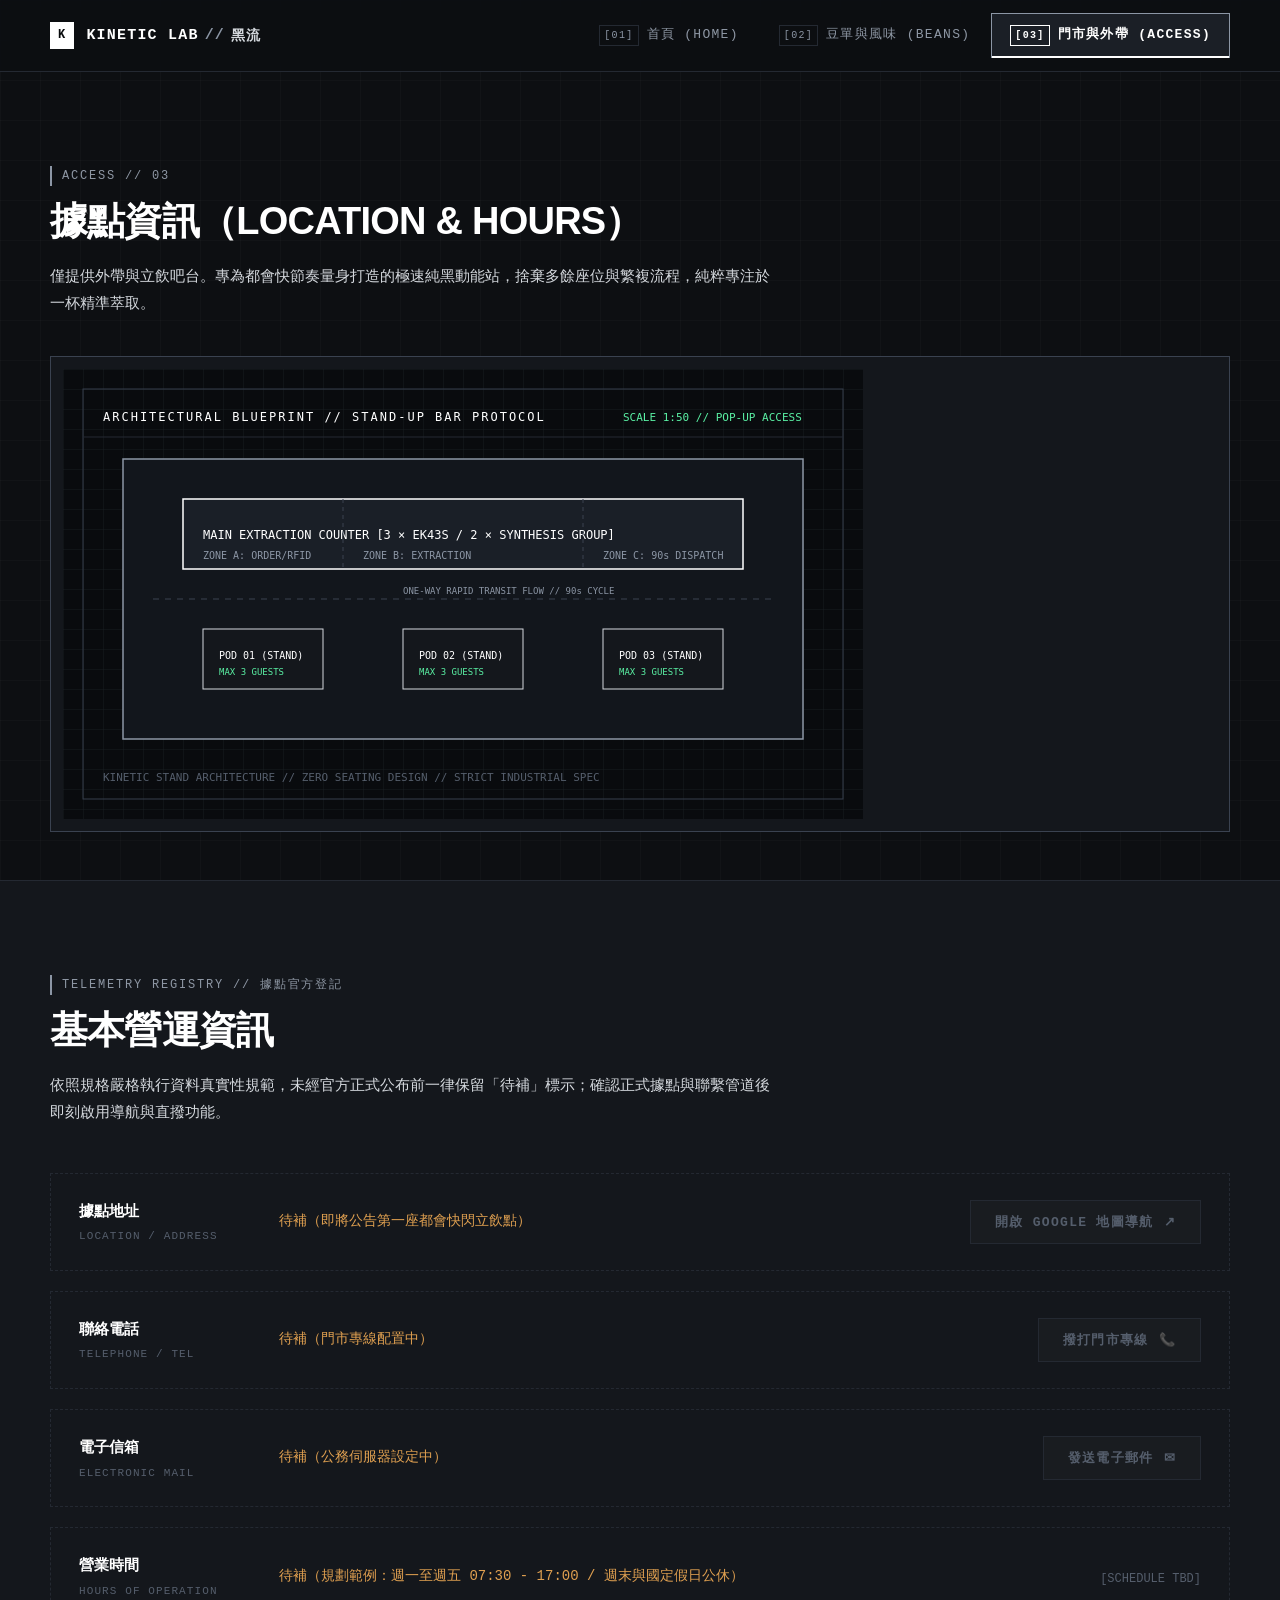
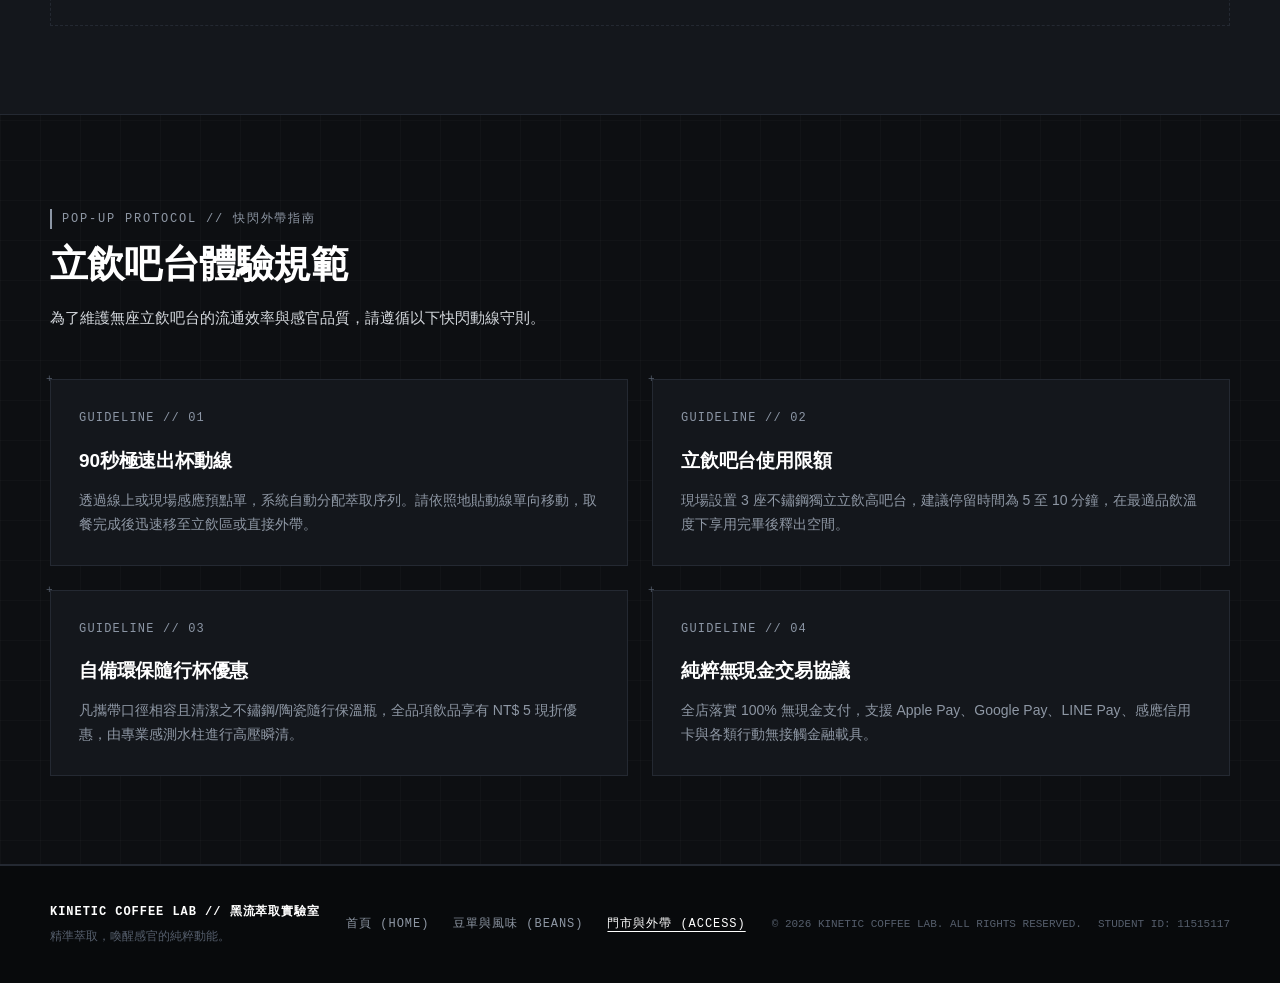
<file: pages/contact.html>
<!DOCTYPE html>
<html lang="zh-Hant">
<head>
  <meta charset="UTF-8">
  <meta name="viewport" content="width=device-width, initial-scale=1.0">
  <meta name="description" content="KINETIC LAB // 黑流 據點資訊（LOCATION & HOURS）。僅提供外帶與立飲吧台，落實 90 秒極速純黑動能補給。">
  <title>門市與外帶 (ACCESS) — KINETIC LAB // 黑流</title>
  <link rel="stylesheet" href="assets/css/site.css">
</head>
<body>

  <!-- ================= 頂部導覽列 (Site Header) ================= -->
  <header class="site-header">
    <div class="container header-inner">
      <!-- 品牌 Logo -->
      <a href="index.html" class="brand-logo" aria-label="KINETIC LAB 首頁">
        <span class="brand-symbol">K</span>
        <span class="brand-text">KINETIC LAB <span class="slash">//</span> <span class="sub">黑流</span></span>
      </a>

      <!-- 電腦版與手機版選單 -->
      <nav class="nav-menu" id="navMenu" aria-label="網站主要導覽">
        <a href="index.html" class="nav-link">
          <span class="nav-tag">[01]</span>
          <span>首頁 (HOME)</span>
        </a>
        <a href="about.html" class="nav-link">
          <span class="nav-tag">[02]</span>
          <span>豆單與風味 (BEANS)</span>
        </a>
        <a href="contact.html" class="nav-link active" aria-current="page">
          <span class="nav-tag">[03]</span>
          <span>門市與外帶 (ACCESS)</span>
        </a>
      </nav>

      <!-- 手機版漢堡開關 -->
      <button class="menu-toggle" id="menuToggle" aria-label="切換導覽選單" aria-expanded="false" aria-controls="navMenu">
        <span class="menu-toggle-line"></span>
        <span class="menu-toggle-line"></span>
        <span class="menu-toggle-line"></span>
      </button>
    </div>
  </header>

  <!-- ================= 主要內容區 (Main Content) ================= -->
  <main>
    <!-- 頁面標題與簡介區塊 -->
    <section class="section-block" style="padding-bottom: 48px;" aria-labelledby="locationTitle">
      <div class="container">
        <div class="section-meta">ACCESS // 03</div>
        <h1 class="section-title" id="locationTitle">據點資訊（LOCATION &amp; HOURS）</h1>
        <p class="section-desc">
          僅提供外帶與立飲吧台。專為都會快節奏量身打造的極速純黑動能站，捨棄多餘座位與繁複流程，純粹專注於一杯精準萃取。
        </p>

        <!-- 空間建築架構藍圖向量圖 -->
        <div style="margin-top: 40px; border: 1px solid var(--border-medium); background: var(--bg-surface); padding: 12px;">
          <img src="assets/images/bar-blueprint.svg" alt="KINETIC LAB 快閃外帶與立飲吧台空間架構藍圖" width="800" height="450">
        </div>
      </div>
    </section>

    <!-- 基本資訊欄位 (保留待補機制，嚴格不編造資訊) -->
    <section class="section-block" style="background: var(--bg-surface);" aria-labelledby="infoTitle">
      <div class="container">
        <div class="section-block-header">
          <div class="section-meta">TELEMETRY REGISTRY // 據點官方登記</div>
          <h2 class="section-title" id="infoTitle">基本營運資訊</h2>
          <p class="section-desc">
            依照規格嚴格執行資料真實性規範，未經官方正式公布前一律保留「待補」標示；確認正式據點與聯繫管道後即刻啟用導航與直撥功能。
          </p>
        </div>

        <div class="info-field-group">
          <!-- 1. 據點地址 -->
          <article class="info-field-card pending">
            <div class="info-field-label">
              <span class="title">據點地址</span>
              <span class="code">LOCATION / ADDRESS</span>
            </div>
            <div class="info-field-val pending-text">
              待補（即將公告第一座都會快閃立飲點）
            </div>
            <div class="info-field-action">
              <button type="button" class="btn btn-disabled" data-status="pending" data-field="據點地址" aria-disabled="true">
                <span>開啟 Google 地圖導航</span>
                <span class="mono">↗</span>
              </button>
            </div>
          </article>

          <!-- 2. 聯絡電話 -->
          <article class="info-field-card pending">
            <div class="info-field-label">
              <span class="title">聯絡電話</span>
              <span class="code">TELEPHONE / TEL</span>
            </div>
            <div class="info-field-val pending-text">
              待補（門市專線配置中）
            </div>
            <div class="info-field-action">
              <button type="button" class="btn btn-disabled" data-status="pending" data-field="聯絡電話" aria-disabled="true">
                <span>撥打門市專線</span>
                <span class="mono">📞</span>
              </button>
            </div>
          </article>

          <!-- 3. 電子信箱 -->
          <article class="info-field-card pending">
            <div class="info-field-label">
              <span class="title">電子信箱</span>
              <span class="code">ELECTRONIC MAIL</span>
            </div>
            <div class="info-field-val pending-text">
              待補（公務伺服器設定中）
            </div>
            <div class="info-field-action">
              <button type="button" class="btn btn-disabled" data-status="pending" data-field="電子信箱" aria-disabled="true">
                <span>發送電子郵件</span>
                <span class="mono">✉</span>
              </button>
            </div>
          </article>

          <!-- 4. 營業時間 -->
          <article class="info-field-card pending">
            <div class="info-field-label">
              <span class="title">營業時間</span>
              <span class="code">HOURS OF OPERATION</span>
            </div>
            <div class="info-field-val pending-text">
              待補（規劃範例：週一至週五 07:30 - 17:00 / 週末與國定假日公休）
            </div>
            <div class="info-field-action">
              <span class="mono text-dim" style="font-size:12px;">[SCHEDULE TBD]</span>
            </div>
          </article>
        </div>
      </div>
    </section>

    <!-- 快閃外帶指南 (都會立飲空間指引) -->
    <section class="section-block" aria-labelledby="guideTitle">
      <div class="container">
        <div class="section-block-header">
          <div class="section-meta">POP-UP PROTOCOL // 快閃外帶指南</div>
          <h2 class="section-title" id="guideTitle">立飲吧台體驗規範</h2>
          <p class="section-desc">
            為了維護無座立飲吧台的流通效率與感官品質，請遵循以下快閃動線守則。
          </p>
        </div>

        <div class="guide-card-grid">
          <!-- 守則 1 -->
          <article class="data-card">
            <span class="data-card-number">GUIDELINE // 01</span>
            <h3 class="data-card-title">90秒極速出杯動線</h3>
            <p class="data-card-text">
              透過線上或現場感應預點單，系統自動分配萃取序列。請依照地貼動線單向移動，取餐完成後迅速移至立飲區或直接外帶。
            </p>
          </article>

          <!-- 守則 2 -->
          <article class="data-card">
            <span class="data-card-number">GUIDELINE // 02</span>
            <h3 class="data-card-title">立飲吧台使用限額</h3>
            <p class="data-card-text">
              現場設置 3 座不鏽鋼獨立立飲高吧台，建議停留時間為 5 至 10 分鐘，在最適品飲溫度下享用完畢後釋出空間。
            </p>
          </article>

          <!-- 守則 3 -->
          <article class="data-card">
            <span class="data-card-number">GUIDELINE // 03</span>
            <h3 class="data-card-title">自備環保隨行杯優惠</h3>
            <p class="data-card-text">
              凡攜帶口徑相容且清潔之不鏽鋼/陶瓷隨行保溫瓶，全品項飲品享有 NT$ 5 現折優惠，由專業感測水柱進行高壓瞬清。
            </p>
          </article>

          <!-- 守則 4 -->
          <article class="data-card">
            <span class="data-card-number">GUIDELINE // 04</span>
            <h3 class="data-card-title">純粹無現金交易協議</h3>
            <p class="data-card-text">
              全店落實 100% 無現金支付，支援 Apple Pay、Google Pay、LINE Pay、感應信用卡與各類行動無接觸金融載具。
            </p>
          </article>
        </div>
      </div>
    </section>
  </main>

  <!-- ================= 頁尾 (Site Footer) ================= -->
  <footer class="site-footer">
    <div class="container">
      <div class="footer-inner">
        <div class="footer-brand-wrap">
          <div class="footer-brand">KINETIC COFFEE LAB // 黑流萃取實驗室</div>
          <div class="footer-slogan">精準萃取，喚醒感官的純粹動能。</div>
        </div>
        <ul class="footer-links">
          <li><a href="index.html" class="footer-link">首頁 (HOME)</a></li>
          <li><a href="about.html" class="footer-link">豆單與風味 (BEANS)</a></li>
          <li><a href="contact.html" class="footer-link active">門市與外帶 (ACCESS)</a></li>
        </ul>
        <div class="footer-copy">
          <span>© 2026 KINETIC COFFEE LAB. ALL RIGHTS RESERVED.</span>
          <span>STUDENT ID: 11515117</span>
        </div>
      </div>
    </div>
  </footer>

  <!-- 共用腳本 -->
  <script src="assets/js/site.js"></script>
</body>
</html>
</file>
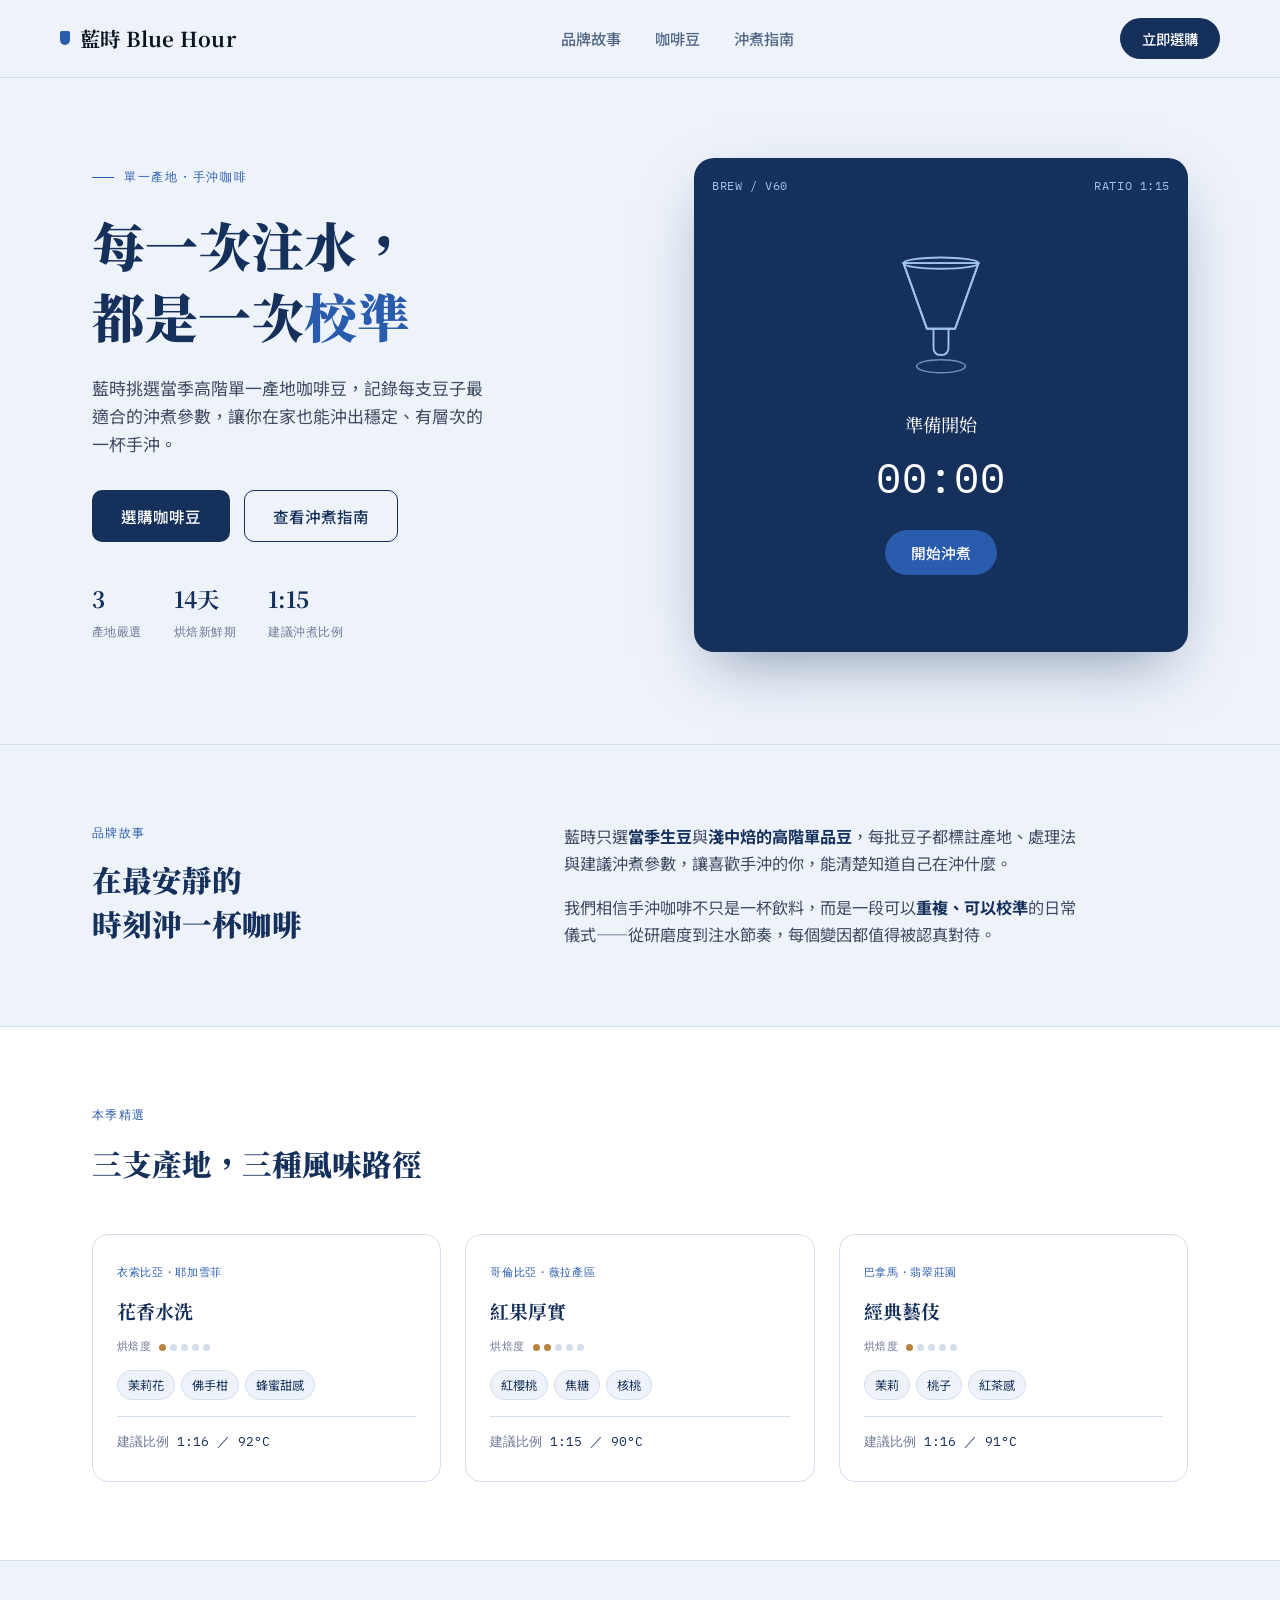
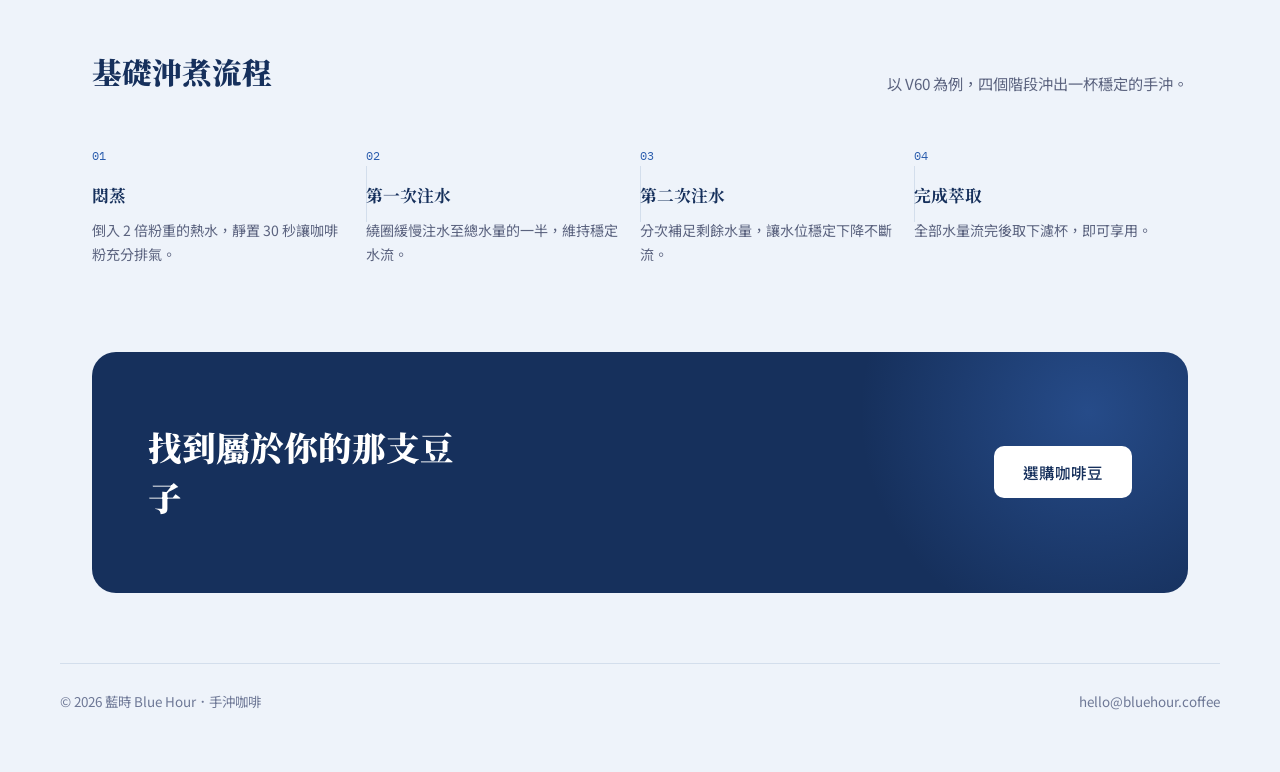
<file: w1/claude.html>
<!DOCTYPE html>
<html lang="zh-Hant">
<head>
<meta charset="UTF-8">
<meta name="viewport" content="width=device-width, initial-scale=1.0">
<title>藍時 Blue Hour｜手沖咖啡</title>
<link rel="preconnect" href="https://fonts.googleapis.com">
<link rel="preconnect" href="https://fonts.gstatic.com" crossorigin>
<link href="https://fonts.googleapis.com/css2?family=Noto+Serif+TC:wght@500;700;900&family=Noto+Sans+TC:wght@400;500;700&family=IBM+Plex+Mono:wght@400;500&display=swap" rel="stylesheet">
<style>
  :root{
    --ink: #0B1220;
    --deep: #16305C;
    --blue: #2A5CAD;
    --blue-bright: #3E74CC;
    --paper: #EEF3FA;
    --mist: #D3DEEC;
    --white: #FFFFFF;
    --roast: #B9843E;

    --display: 'Noto Serif TC', serif;
    --body: 'Noto Sans TC', sans-serif;
    --mono: 'IBM Plex Mono', monospace;
  }

  *{ box-sizing:border-box; margin:0; padding:0; }
  html{ scroll-behavior:smooth; }
  body{
    background: var(--paper);
    color: var(--ink);
    font-family: var(--body);
    line-height:1.65;
    -webkit-font-smoothing:antialiased;
  }
  a{ color:inherit; text-decoration:none; }
  ul{ list-style:none; }
  button{ font-family:inherit; cursor:pointer; }
  :focus-visible{ outline:2px solid var(--blue); outline-offset:3px; border-radius:4px; }

  .wrap{ max-width:1160px; margin:0 auto; padding:0 32px; }

  /* NAV */
  header.site{
    position:sticky; top:0; z-index:50;
    background: rgba(238,243,250,0.88);
    backdrop-filter: blur(10px);
    border-bottom:1px solid var(--mist);
  }
  .nav{ display:flex; align-items:center; justify-content:space-between; padding:18px 0; }
  .logo{ font-family:var(--display); font-weight:700; font-size:1.28rem; letter-spacing:0.02em; display:flex; align-items:center; gap:10px; }
  .logo .mark{ width:10px; height:14px; background:var(--blue); border-radius:2px 2px 6px 6px; }
  .nav-links{ display:flex; gap:34px; font-size:0.95rem; font-weight:500; color:var(--deep); }
  .nav-links a{ opacity:0.72; transition:opacity .15s ease; }
  .nav-links a:hover{ opacity:1; }
  .nav-cta{
    background:var(--deep); color:var(--white);
    padding:10px 22px; border-radius:999px; font-size:0.9rem; font-weight:500;
    border:none; transition:background .15s ease, transform .15s ease;
  }
  .nav-cta:hover{ background:var(--blue); transform:translateY(-1px); }

  /* HERO */
  .hero{ padding:80px 0 92px; }
  .hero-grid{ display:grid; grid-template-columns:1.05fr 0.95fr; gap:56px; align-items:center; }
  .eyebrow{
    font-family:var(--mono); font-size:0.76rem; letter-spacing:0.14em; text-transform:uppercase;
    color:var(--blue); display:flex; align-items:center; gap:10px; margin-bottom:22px;
  }
  .eyebrow::before{ content:""; width:22px; height:1px; background:var(--blue); }
  .hero h1{
    font-family:var(--display); font-weight:900; font-size:clamp(2.1rem,4.2vw,3.3rem);
    line-height:1.35; color:var(--deep); margin-bottom:22px;
  }
  .hero h1 em{ font-style:normal; color:var(--blue); }
  .hero p.lede{ font-size:1.06rem; color:#3F4A63; max-width:44ch; margin-bottom:32px; }
  .hero-actions{ display:flex; gap:14px; flex-wrap:wrap; margin-bottom:38px; }
  .btn-primary, .btn-ghost{
    padding:14px 28px; border-radius:10px; font-size:0.97rem; font-weight:500;
    border:1px solid transparent; transition:all .15s ease; display:inline-flex; align-items:center; gap:8px;
  }
  .btn-primary{ background:var(--deep); color:var(--white); }
  .btn-primary:hover{ background:var(--blue); transform:translateY(-1px); }
  .btn-ghost{ background:transparent; border-color:var(--deep); color:var(--deep); }
  .btn-ghost:hover{ background:var(--deep); color:var(--white); }

  .hero-stats{ display:flex; gap:32px; font-family:var(--mono); }
  .hero-stats div strong{ display:block; font-size:1.4rem; font-family:var(--display); color:var(--deep); }
  .hero-stats div span{ font-size:0.74rem; color:#6E7896; letter-spacing:0.04em; }

  /* SIGNATURE: brew timer */
  .brewer{
    position:relative; background:var(--deep); border-radius:20px;
    aspect-ratio:1/1; overflow:hidden;
    box-shadow:0 24px 60px -20px rgba(22,48,92,0.5);
    display:flex; flex-direction:column; align-items:center; justify-content:center;
    padding: 26px;
  }
  .brewer-hud{
    position:absolute; top:18px; left:18px; right:18px;
    display:flex; justify-content:space-between;
    font-family:var(--mono); font-size:0.72rem; color:#9FC1EE; letter-spacing:0.05em;
  }
  .brewer-stage{
    font-family:var(--display); color:var(--white); font-size:1.15rem;
    margin-top: 6px; margin-bottom: 4px; text-align:center; min-height: 1.6em;
  }
  .brewer-time{
    font-family:var(--mono); font-size:2.6rem; color:var(--white); letter-spacing:0.02em; margin-bottom:18px;
  }
  .dripper-svg{ width:150px; margin-bottom: 18px; }
  .brewer-btn{
    background:var(--blue); color:var(--white); border:none;
    padding:12px 26px; border-radius:999px; font-size:0.92rem; font-weight:500;
    transition:background .15s ease;
  }
  .brewer-btn:hover{ background:var(--blue-bright); }
  .brewer-btn:disabled{ opacity:0.55; cursor:default; }

  /* STORY */
  .story{ padding:78px 0; border-top:1px solid var(--mist); }
  .story-grid{ display:grid; grid-template-columns:0.8fr 1.2fr; gap:56px; }
  .section-label{
    font-family:var(--mono); font-size:0.76rem; letter-spacing:0.12em; text-transform:uppercase;
    color:var(--blue); margin-bottom:14px;
  }
  .story h2{ font-family:var(--display); font-weight:900; font-size:1.85rem; color:var(--deep); line-height:1.5; }
  .story-body p{ font-size:1.01rem; color:#3F4A63; margin-bottom:18px; max-width:58ch; }
  .story-body p:last-child{ margin-bottom:0; }
  .story-body strong{ color:var(--deep); }

  /* BEANS */
  .beans{ padding:78px 0; background:var(--white); border-top:1px solid var(--mist); border-bottom:1px solid var(--mist); }
  .beans-head{ max-width:640px; margin-bottom:46px; }
  .beans-head h2{ font-family:var(--display); font-weight:900; font-size:1.85rem; color:var(--deep); margin-top:10px; }
  .bean-cards{ display:grid; grid-template-columns:repeat(3,1fr); gap:24px; }
  .b-card{
    border:1px solid var(--mist); border-radius:16px; padding:28px 24px;
    transition:border-color .15s ease, transform .15s ease;
  }
  .b-card:hover{ border-color:var(--blue-bright); transform:translateY(-3px); }
  .b-card .origin{ font-family:var(--mono); font-size:0.7rem; color:var(--blue); letter-spacing:0.06em; margin-bottom:14px; }
  .b-card h3{ font-family:var(--display); font-weight:700; font-size:1.18rem; color:var(--deep); margin-bottom:12px; }
  .roast-bar{ display:flex; align-items:center; gap:8px; margin-bottom:14px; }
  .roast-bar .label{ font-family:var(--mono); font-size:0.68rem; color:#6E7896; letter-spacing:0.04em; }
  .roast-dots{ display:flex; gap:4px; }
  .roast-dots span{ width:7px; height:7px; border-radius:50%; background:var(--mist); }
  .roast-dots span.on{ background:var(--roast); }
  .flavor-tags{ display:flex; flex-wrap:wrap; gap:6px; margin-bottom:16px; }
  .flavor-tags span{
    font-size:0.76rem; padding:4px 10px; border-radius:999px;
    background:var(--paper); color:var(--deep); border:1px solid var(--mist);
  }
  .b-card .ratio{ font-family:var(--mono); font-size:0.82rem; color:var(--deep); border-top:1px solid var(--mist); padding-top:14px; }
  .b-card .ratio span{ color:#6E7896; }

  /* GUIDE */
  .guide{ padding:86px 0; }
  .guide-head{ display:flex; justify-content:space-between; align-items:flex-end; margin-bottom:50px; gap:24px; flex-wrap:wrap; }
  .guide-head h2{ font-family:var(--display); font-weight:900; font-size:1.85rem; color:var(--deep); }
  .guide-head p{ max-width:38ch; color:#5B637F; font-size:0.95rem; }
  .steps{ display:grid; grid-template-columns:repeat(4,1fr); position:relative; }
  .step{ position:relative; padding:0 22px 0 0; }
  .step:not(:last-child)::after{
    content:""; position:absolute; top:20px; right:-1px; width:1px; height:56px; background:var(--mist);
  }
  .step .num{ font-family:var(--mono); font-size:0.76rem; color:var(--blue); margin-bottom:16px; display:block; }
  .step h3{ font-family:var(--display); font-weight:700; font-size:1.05rem; color:var(--deep); margin-bottom:10px; }
  .step p{ font-size:0.88rem; color:#5B637F; }

  /* CTA */
  .cta{
    background:var(--deep); color:var(--white); border-radius:24px; margin:0 32px 32px;
    padding:70px 56px; position:relative; overflow:hidden;
  }
  .cta::before{
    content:""; position:absolute; width:460px; height:460px;
    background:radial-gradient(circle, rgba(62,116,204,0.4), transparent 70%);
    top:-170px; right:-130px; border-radius:50%;
  }
  .cta-inner{ position:relative; z-index:2; display:flex; justify-content:space-between; align-items:center; gap:40px; flex-wrap:wrap; }
  .cta h2{ font-family:var(--display); font-weight:900; font-size:clamp(1.5rem,2.8vw,2.1rem); max-width:16ch; line-height:1.5; }
  .cta .btn-primary{ background:var(--white); color:var(--deep); white-space:nowrap; }
  .cta .btn-primary:hover{ background:var(--paper); }

  footer.site{ padding:38px 32px 60px; }
  .footer-grid{
    max-width:1160px; margin:0 auto; display:flex; justify-content:space-between; align-items:center;
    flex-wrap:wrap; gap:16px; font-size:0.84rem; color:#6E7896; border-top:1px solid var(--mist); padding-top:26px;
  }

  @media (prefers-reduced-motion:reduce){ *{ animation-duration:0.001ms !important; transition-duration:0.001ms !important; } }

  @media (max-width:880px){
    .hero-grid{ grid-template-columns:1fr; }
    .brewer{ order:-1; max-width:400px; margin:0 auto 8px; }
    .story-grid{ grid-template-columns:1fr; gap:28px; }
    .bean-cards{ grid-template-columns:1fr; }
    .steps{ grid-template-columns:1fr 1fr; row-gap:32px; }
    .step:nth-child(2)::after{ display:none; }
    .nav-links{ display:none; }
    .cta{ margin:0 16px 16px; padding:46px 28px; }
    .cta-inner{ flex-direction:column; align-items:flex-start; }
  }
  @media (max-width:520px){
    .wrap{ padding:0 20px; }
    .steps{ grid-template-columns:1fr; }
    .step:not(:last-child)::after{ display:none; }
    .hero-stats{ gap:20px; }
  }
</style>
</head>
<body>

<header class="site">
  <nav class="wrap nav">
    <div class="logo"><span class="mark"></span>藍時 Blue Hour</div>
    <ul class="nav-links">
      <li><a href="#story">品牌故事</a></li>
      <li><a href="#beans">咖啡豆</a></li>
      <li><a href="#guide">沖煮指南</a></li>
    </ul>
    <button class="nav-cta">立即選購</button>
  </nav>
</header>

<section class="hero">
  <div class="wrap hero-grid">
    <div>
      <div class="eyebrow">單一產地・手沖咖啡</div>
      <h1>每一次注水，<br>都是一次<em>校準</em></h1>
      <p class="lede">藍時挑選當季高階單一產地咖啡豆，記錄每支豆子最適合的沖煮參數，讓你在家也能沖出穩定、有層次的一杯手沖。</p>
      <div class="hero-actions">
        <button class="btn-primary">選購咖啡豆</button>
        <button class="btn-ghost">查看沖煮指南</button>
      </div>
      <div class="hero-stats">
        <div><strong>3</strong><span>產地嚴選</span></div>
        <div><strong>14天</strong><span>烘焙新鮮期</span></div>
        <div><strong>1:15</strong><span>建議沖煮比例</span></div>
      </div>
    </div>

    <div class="brewer">
      <div class="brewer-hud">
        <span>BREW / V60</span>
        <span id="ratioTag">RATIO 1:15</span>
      </div>
      <svg class="dripper-svg" id="dripperSvg" viewBox="0 0 160 160" xmlns="http://www.w3.org/2000/svg">
        <path d="M40 30 L120 30 L95 100 L65 100 Z" fill="none" stroke="#9FC1EE" stroke-width="2"/>
        <rect id="waterLevel" x="65" y="98" width="30" height="0" fill="#3E74CC" opacity="0.85"/>
        <path d="M40 30 L120 30 L95 100 L65 100 Z" fill="none" stroke="#9FC1EE" stroke-width="2"/>
        <ellipse cx="80" cy="30" rx="40" ry="6" fill="none" stroke="#9FC1EE" stroke-width="2"/>
        <path d="M72 100 L72 120 Q72 128 80 128 Q88 128 88 120 L88 100" fill="none" stroke="#9FC1EE" stroke-width="2"/>
        <ellipse cx="80" cy="140" rx="26" ry="7" fill="none" stroke="#6E92C4" stroke-width="1.6"/>
        <line id="pourLine" x1="80" y1="8" x2="80" y2="30" stroke="#3E74CC" stroke-width="3" opacity="0"/>
      </svg>
      <div class="brewer-stage" id="stageLabel">準備開始</div>
      <div class="brewer-time" id="timeLabel">00:00</div>
      <button class="brewer-btn" id="brewBtn">開始沖煮</button>
    </div>
  </div>
</section>

<section class="story" id="story">
  <div class="wrap story-grid">
    <div>
      <div class="section-label">品牌故事</div>
      <h2>在最安靜的<br>時刻沖一杯咖啡</h2>
    </div>
    <div class="story-body">
      <p>藍時只選<strong>當季生豆</strong>與<strong>淺中焙的高階單品豆</strong>，每批豆子都標註產地、處理法與建議沖煮參數，讓喜歡手沖的你，能清楚知道自己在沖什麼。</p>
      <p>我們相信手沖咖啡不只是一杯飲料，而是一段可以<strong>重複、可以校準</strong>的日常儀式——從研磨度到注水節奏，每個變因都值得被認真對待。</p>
    </div>
  </div>
</section>

<section class="beans" id="beans">
  <div class="wrap">
    <div class="beans-head">
      <div class="section-label">本季精選</div>
      <h2>三支產地，三種風味路徑</h2>
    </div>
    <div class="bean-cards">
      <div class="b-card">
        <div class="origin">衣索比亞・耶加雪菲</div>
        <h3>花香水洗</h3>
        <div class="roast-bar">
          <span class="label">烘焙度</span>
          <div class="roast-dots"><span class="on"></span><span></span><span></span><span></span><span></span></div>
        </div>
        <div class="flavor-tags"><span>茉莉花</span><span>佛手柑</span><span>蜂蜜甜感</span></div>
        <div class="ratio"><span>建議比例</span> 1:16 ／ 92°C</div>
      </div>
      <div class="b-card">
        <div class="origin">哥倫比亞・薇拉產區</div>
        <h3>紅果厚實</h3>
        <div class="roast-bar">
          <span class="label">烘焙度</span>
          <div class="roast-dots"><span class="on"></span><span class="on"></span><span></span><span></span><span></span></div>
        </div>
        <div class="flavor-tags"><span>紅櫻桃</span><span>焦糖</span><span>核桃</span></div>
        <div class="ratio"><span>建議比例</span> 1:15 ／ 90°C</div>
      </div>
      <div class="b-card">
        <div class="origin">巴拿馬・翡翠莊園</div>
        <h3>經典藝伎</h3>
        <div class="roast-bar">
          <span class="label">烘焙度</span>
          <div class="roast-dots"><span class="on"></span><span></span><span></span><span></span><span></span></div>
        </div>
        <div class="flavor-tags"><span>茉莉</span><span>桃子</span><span>紅茶感</span></div>
        <div class="ratio"><span>建議比例</span> 1:16 ／ 91°C</div>
      </div>
    </div>
  </div>
</section>

<section class="guide" id="guide">
  <div class="wrap">
    <div class="guide-head">
      <h2>基礎沖煮流程</h2>
      <p>以 V60 為例，四個階段沖出一杯穩定的手沖。</p>
    </div>
    <div class="steps">
      <div class="step">
        <span class="num">01</span>
        <h3>悶蒸</h3>
        <p>倒入 2 倍粉重的熱水，靜置 30 秒讓咖啡粉充分排氣。</p>
      </div>
      <div class="step">
        <span class="num">02</span>
        <h3>第一次注水</h3>
        <p>繞圈緩慢注水至總水量的一半，維持穩定水流。</p>
      </div>
      <div class="step">
        <span class="num">03</span>
        <h3>第二次注水</h3>
        <p>分次補足剩餘水量，讓水位穩定下降不斷流。</p>
      </div>
      <div class="step">
        <span class="num">04</span>
        <h3>完成萃取</h3>
        <p>全部水量流完後取下濾杯，即可享用。</p>
      </div>
    </div>
  </div>
</section>

<div class="wrap" style="padding:0;">
  <div class="cta">
    <div class="cta-inner">
      <h2>找到屬於你的那支豆子</h2>
      <button class="btn-primary">選購咖啡豆</button>
    </div>
  </div>
</div>

<footer class="site">
  <div class="footer-grid">
    <div>© 2026 藍時 Blue Hour．手沖咖啡</div>
    <div>hello@bluehour.coffee</div>
  </div>
</footer>

<script>
  (function(){
    const btn = document.getElementById('brewBtn');
    const stageLabel = document.getElementById('stageLabel');
    const timeLabel = document.getElementById('timeLabel');
    const waterLevel = document.getElementById('waterLevel');
    const pourLine = document.getElementById('pourLine');

    const stages = [
      { name:'悶蒸中', dur:30, water:8 },
      { name:'第一次注水', dur:60, water:38 },
      { name:'第二次注水', dur:60, water:75 },
      { name:'萃取完成', dur:0, water:75 }
    ];

    let running = false;
    let stageIndex = 0;
    let elapsed = 0;
    let totalElapsed = 0;
    let timer = null;

    function fmt(s){
      const m = Math.floor(s/60).toString().padStart(2,'0');
      const sec = Math.floor(s%60).toString().padStart(2,'0');
      return m+':'+sec;
    }

    function tick(){
      totalElapsed += 1;
      elapsed += 1;
      timeLabel.textContent = fmt(totalElapsed);

      const stage = stages[stageIndex];
      const progress = stage.dur ? Math.min(elapsed/stage.dur, 1) : 1;
      const prevWater = stageIndex === 0 ? 0 : stages[stageIndex-1].water;
      const currentWater = prevWater + (stage.water - prevWater) * progress;
      waterLevel.setAttribute('y', 98 - currentWater*0.55);
      waterLevel.setAttribute('height', currentWater*0.55);

      pourLine.style.opacity = (stageIndex === 1 || stageIndex === 2) ? '0.9' : '0';

      if(stage.dur && elapsed >= stage.dur){
        stageIndex += 1;
        elapsed = 0;
        if(stageIndex >= stages.length - 1){
          stageLabel.textContent = stages[stages.length-1].name;
          pourLine.style.opacity = '0';
          clearInterval(timer);
          running = false;
          btn.disabled = false;
          btn.textContent = '再沖一次';
          return;
        }
        stageLabel.textContent = stages[stageIndex].name;
      }
    }

    btn.addEventListener('click', () => {
      if(running) return;
      running = true;
      stageIndex = 0;
      elapsed = 0;
      totalElapsed = 0;
      waterLevel.setAttribute('y', 98);
      waterLevel.setAttribute('height', 0);
      stageLabel.textContent = stages[0].name;
      timeLabel.textContent = '00:00';
      btn.disabled = true;
      btn.textContent = '沖煮中…';
      timer = setInterval(tick, 1000);
    });
  })();
</script>

</body>
</html>
</file>
<file: pages/assets/css/site.css>
/* ==========================================================================
   KINETIC LAB // 黑流 — 現代極簡冷色調工業風共用樣式表 (site.css)
   專案：WebPage_11515117/pages
   學號：11515117
   風格方向：簡潔有力、冷色調工業風、純白與銀色、等寬數據標籤、銳利直角 (無圓角)
   ========================================================================== */

/* --------------------------------------------------------------------------
   1. Design Tokens & CSS Variables
   -------------------------------------------------------------------------- */
:root {
  /* 背景層級 (深色冷調基底) */
  --bg-deep: #080A0C;
  --bg-canvas: #0D0F12;
  --bg-surface: #14171C;
  --bg-surface-elevated: #1B1F26;
  --bg-highlight: rgba(255, 255, 255, 0.04);

  /* 線條與邊界 (1px 細線銳利直角) */
  --border-subtle: #242932;
  --border-medium: #3A4250;
  --border-silver: #8C96A5;
  --border-light: #D4D8DD;
  --border-white: #FFFFFF;

  /* 文字層級 (銀色、純白、深灰) */
  --text-pure-white: #FFFFFF;
  --text-silver: #D4D8DD;
  --text-muted: #8E97A4;
  --text-dim: #555E6C;
  --text-inverted: #080A0C;

  /* 機能色 (冷調狀態指示) */
  --accent-silver: #E2E6EB;
  --status-active: #5AF0A4;
  --status-pending: #E0A050;

  /* 字型設定 (幾何無襯線體 + 等寬實驗室數據字體) */
  --font-sans: "Space Grotesk", "Inter", -apple-system, BlinkMacSystemFont, "Segoe UI", "Noto Sans TC", sans-serif;
  --font-mono: "Space Mono", "JetBrains Mono", "SF Mono", Consolas, "Courier New", monospace;

  /* 版面容器與網格 */
  --container-max: 1180px;
  --header-height: 72px;

  /* 轉場效果 */
  --transition-fast: 0.18s cubic-bezier(0.2, 0, 0, 1);
  --transition-normal: 0.28s cubic-bezier(0.2, 0, 0, 1);
}

/* --------------------------------------------------------------------------
   2. Base Reset & Typography
   -------------------------------------------------------------------------- */
*, *::before, *::after {
  box-sizing: border-box;
  margin: 0;
  padding: 0;
  border-radius: 0 !important; /* 規格強制要求：銳利直角無圓角 */
}

html {
  font-size: 16px;
  scroll-behavior: smooth;
  background-color: var(--bg-canvas);
}

body {
  background-color: var(--bg-canvas);
  color: var(--text-silver);
  font-family: var(--font-sans);
  font-weight: 400;
  line-height: 1.7;
  -webkit-font-smoothing: antialiased;
  -moz-osx-font-smoothing: grayscale;
  overflow-x: hidden;
  min-height: 100vh;
  display: flex;
  flex-direction: column;
  background-image: 
    linear-gradient(to right, rgba(255, 255, 255, 0.02) 1px, transparent 1px),
    linear-gradient(to bottom, rgba(255, 255, 255, 0.02) 1px, transparent 1px);
  background-size: 40px 40px;
}

main {
  flex: 1 0 auto;
}

img, svg {
  display: block;
  max-width: 100%;
  height: auto;
}

a {
  color: inherit;
  text-decoration: none;
  transition: color var(--transition-fast), border-color var(--transition-fast);
}

button {
  font-family: inherit;
  cursor: pointer;
  background: none;
  border: none;
  color: inherit;
}

:focus-visible {
  outline: 2px solid var(--text-pure-white);
  outline-offset: 3px;
}

/* --------------------------------------------------------------------------
   3. Layout Utilities
   -------------------------------------------------------------------------- */
.container {
  width: min(var(--container-max), calc(100% - 48px));
  margin: 0 auto;
}

.mono {
  font-family: var(--font-mono);
}

.text-white { color: var(--text-pure-white); }
.text-silver { color: var(--text-silver); }
.text-muted { color: var(--text-muted); }
.text-dim { color: var(--text-dim); }

.grid-2 {
  display: grid;
  grid-template-columns: repeat(2, 1fr);
  gap: 32px;
}

.grid-3 {
  display: grid;
  grid-template-columns: repeat(3, 1fr);
  gap: 24px;
}

/* 數據標籤與章節眉頭 (Section Headers) */
.section-meta {
  display: inline-flex;
  align-items: center;
  gap: 10px;
  font-family: var(--font-mono);
  font-size: 12px;
  letter-spacing: 0.15em;
  color: var(--text-muted);
  text-transform: uppercase;
  margin-bottom: 12px;
  border-left: 2px solid var(--border-silver);
  padding-left: 10px;
}

.section-title {
  font-size: clamp(24px, 3.4vw, 38px);
  font-weight: 700;
  color: var(--text-pure-white);
  letter-spacing: -0.02em;
  line-height: 1.25;
  margin-bottom: 16px;
}

.section-desc {
  font-size: 15px;
  color: var(--text-silver);
  line-height: 1.8;
  max-width: 720px;
}

/* --------------------------------------------------------------------------
   4. Buttons & Components
   -------------------------------------------------------------------------- */
.btn {
  display: inline-flex;
  align-items: center;
  justify-content: center;
  gap: 10px;
  padding: 12px 24px;
  font-family: var(--font-mono);
  font-size: 13px;
  font-weight: 600;
  letter-spacing: 0.1em;
  text-transform: uppercase;
  text-decoration: none;
  border: 1px solid var(--border-silver);
  background: transparent;
  color: var(--text-pure-white);
  transition: all var(--transition-fast);
  cursor: pointer;
}

.btn:hover {
  background: var(--text-pure-white);
  color: var(--text-inverted);
  border-color: var(--text-pure-white);
}

.btn-primary {
  background: var(--text-pure-white);
  color: var(--text-inverted);
  border-color: var(--text-pure-white);
}

.btn-primary:hover {
  background: var(--text-silver);
  border-color: var(--text-silver);
  color: var(--text-inverted);
}

.btn-disabled {
  border-color: var(--border-subtle);
  color: var(--text-dim);
  background: rgba(255, 255, 255, 0.02);
  cursor: not-allowed;
  pointer-events: auto; /* 允許點擊以觸發待補提示 */
}

.btn-disabled:hover {
  background: rgba(255, 255, 255, 0.04);
  color: var(--text-dim);
  border-color: var(--border-medium);
}

/* 數據卡片外框 (Data Card Frame) */
.data-card {
  background: var(--bg-surface);
  border: 1px solid var(--border-subtle);
  padding: 28px;
  position: relative;
  transition: border-color var(--transition-fast), background-color var(--transition-fast);
}

.data-card:hover {
  border-color: var(--border-medium);
  background: var(--bg-surface-elevated);
}

.data-card::before {
  content: "+";
  position: absolute;
  top: -6px;
  left: -5px;
  font-family: var(--font-mono);
  font-size: 11px;
  color: var(--text-dim);
  line-height: 1;
}

.data-card-number {
  font-family: var(--font-mono);
  font-size: 12px;
  letter-spacing: 0.1em;
  color: var(--border-silver);
  margin-bottom: 16px;
  display: block;
}

.data-card-title {
  font-size: 19px;
  font-weight: 700;
  color: var(--text-pure-white);
  margin-bottom: 12px;
  letter-spacing: -0.01em;
}

.data-card-text {
  font-size: 14px;
  color: var(--text-muted);
  line-height: 1.7;
}

/* --------------------------------------------------------------------------
   5. Site Header & Navigation
   -------------------------------------------------------------------------- */
.site-header {
  position: sticky;
  top: 0;
  z-index: 1000;
  background: rgba(13, 15, 18, 0.95);
  backdrop-filter: blur(8px);
  border-bottom: 1px solid var(--border-subtle);
  height: var(--header-height);
}

.header-inner {
  display: flex;
  align-items: center;
  justify-content: space-between;
  height: 100%;
}

/* Brand Logo */
.brand-logo {
  display: flex;
  align-items: center;
  gap: 12px;
  color: var(--text-pure-white);
  font-family: var(--font-mono);
  font-size: 15px;
  font-weight: 700;
  letter-spacing: 0.08em;
  text-decoration: none;
}

.brand-symbol {
  display: inline-block;
  padding: 3px 8px;
  background: var(--text-pure-white);
  color: var(--text-inverted);
  font-size: 12px;
  font-weight: 900;
}

.brand-text {
  display: flex;
  align-items: center;
  gap: 6px;
}

.brand-text .slash {
  color: var(--border-silver);
}

.brand-text .sub {
  color: var(--text-silver);
  font-family: var(--font-sans);
  font-size: 14px;
}

/* Nav Menu */
.nav-menu {
  display: flex;
  align-items: center;
  gap: 2px;
  list-style: none;
}

.nav-link {
  display: inline-flex;
  align-items: center;
  gap: 8px;
  padding: 10px 18px;
  font-family: var(--font-mono);
  font-size: 13px;
  letter-spacing: 0.1em;
  color: var(--text-muted);
  border: 1px solid transparent;
  transition: all var(--transition-fast);
}

.nav-link:hover {
  color: var(--text-pure-white);
  border-color: var(--border-subtle);
  background: var(--bg-highlight);
}

/* Active Nav State: 規格要求高對比色塊或底線標示 */
.nav-link.active {
  color: var(--text-pure-white);
  background: var(--bg-surface-elevated);
  border-color: var(--border-silver);
  font-weight: 700;
  position: relative;
}

.nav-link.active::after {
  content: "";
  position: absolute;
  bottom: -1px;
  left: 0;
  width: 100%;
  height: 2px;
  background: var(--text-pure-white);
}

.nav-link .nav-tag {
  font-size: 10px;
  color: var(--border-silver);
  padding: 1px 4px;
  border: 1px solid var(--border-subtle);
}

.nav-link.active .nav-tag {
  color: var(--text-pure-white);
  border-color: var(--text-pure-white);
}

/* Mobile Hamburger Toggle */
.menu-toggle {
  display: none;
  flex-direction: column;
  justify-content: center;
  align-items: center;
  gap: 5px;
  width: 42px;
  height: 42px;
  border: 1px solid var(--border-subtle);
  background: transparent;
  cursor: pointer;
  padding: 0;
}

.menu-toggle:hover {
  border-color: var(--border-silver);
}

.menu-toggle-line {
  display: block;
  width: 20px;
  height: 2px;
  background-color: var(--text-pure-white);
  transition: transform var(--transition-fast), opacity var(--transition-fast);
}

/* --------------------------------------------------------------------------
   6. Hero Section (首頁主視覺)
   -------------------------------------------------------------------------- */
.hero-section {
  padding: 72px 0 96px;
  border-bottom: 1px solid var(--border-subtle);
  background: linear-gradient(180deg, rgba(8, 10, 12, 0.8) 0%, rgba(13, 15, 18, 1) 100%);
  position: relative;
}

.hero-grid {
  display: grid;
  grid-template-columns: 1.15fr 0.85fr;
  gap: 48px;
  align-items: center;
}

.hero-meta-badge {
  display: inline-flex;
  align-items: center;
  gap: 8px;
  padding: 4px 10px;
  background: var(--bg-surface);
  border: 1px solid var(--border-subtle);
  font-family: var(--font-mono);
  font-size: 11px;
  letter-spacing: 0.12em;
  color: var(--border-silver);
  text-transform: uppercase;
  margin-bottom: 24px;
}

.hero-meta-badge .status-dot {
  width: 6px;
  height: 6px;
  background: var(--status-active);
  box-shadow: 0 0 8px var(--status-active);
}

.hero-title {
  font-size: clamp(34px, 4.4vw, 56px);
  font-weight: 800;
  color: var(--text-pure-white);
  letter-spacing: -0.03em;
  line-height: 1.18;
  margin-bottom: 22px;
}

.hero-subtitle {
  font-size: clamp(15px, 1.6vw, 17px);
  color: var(--text-silver);
  line-height: 1.8;
  max-width: 580px;
  margin-bottom: 36px;
}

.hero-cta-group {
  display: flex;
  flex-wrap: wrap;
  gap: 16px;
  margin-bottom: 40px;
}

.hero-metrics-bar {
  display: grid;
  grid-template-columns: repeat(3, 1fr);
  gap: 16px;
  padding-top: 28px;
  border-top: 1px dashed var(--border-subtle);
}

.metric-item {
  display: flex;
  flex-direction: column;
  gap: 4px;
}

.metric-label {
  font-family: var(--font-mono);
  font-size: 11px;
  color: var(--text-dim);
  letter-spacing: 0.08em;
  text-transform: uppercase;
}

.metric-value {
  font-family: var(--font-mono);
  font-size: 16px;
  font-weight: 700;
  color: var(--text-pure-white);
}

/* Hero Visual Box */
.hero-visual-frame {
  background: var(--bg-surface);
  border: 1px solid var(--border-medium);
  padding: 16px;
  position: relative;
  box-shadow: 0 20px 40px rgba(0, 0, 0, 0.4);
}

.hero-visual-header {
  display: flex;
  justify-content: space-between;
  align-items: center;
  font-family: var(--font-mono);
  font-size: 11px;
  letter-spacing: 0.1em;
  color: var(--text-muted);
  border-bottom: 1px solid var(--border-subtle);
  padding-bottom: 8px;
  margin-bottom: 14px;
}

.hero-visual-content {
  width: 100%;
  aspect-ratio: 4 / 3;
  overflow: hidden;
  background: #000;
  border: 1px solid var(--border-subtle);
}

.hero-visual-footer {
  margin-top: 12px;
  display: flex;
  justify-content: space-between;
  font-family: var(--font-mono);
  font-size: 11px;
  color: var(--text-dim);
}

/* --------------------------------------------------------------------------
   7. Sections Common Layout (Section Block)
   -------------------------------------------------------------------------- */
.section-block {
  padding: 88px 0;
  border-bottom: 1px solid var(--border-subtle);
}

.section-block-header {
  margin-bottom: 48px;
}

/* 實驗室配方數據板 (Formula Telemetry Box) */
.telemetry-box {
  background: var(--bg-surface);
  border: 1px solid var(--border-medium);
  padding: 36px;
  margin-top: 54px;
}

.telemetry-header {
  display: flex;
  justify-content: space-between;
  align-items: flex-start;
  flex-wrap: wrap;
  gap: 16px;
  padding-bottom: 24px;
  border-bottom: 1px solid var(--border-subtle);
  margin-bottom: 28px;
}

.telemetry-title {
  font-size: 22px;
  font-weight: 700;
  color: var(--text-pure-white);
  letter-spacing: -0.01em;
}

.telemetry-grid {
  display: grid;
  grid-template-columns: repeat(4, 1fr);
  gap: 20px;
}

.telemetry-cell {
  background: var(--bg-canvas);
  border: 1px solid var(--border-subtle);
  padding: 16px 20px;
}

.telemetry-key {
  font-family: var(--font-mono);
  font-size: 11px;
  letter-spacing: 0.1em;
  color: var(--text-dim);
  margin-bottom: 6px;
  text-transform: uppercase;
}

.telemetry-val {
  font-family: var(--font-mono);
  font-size: 18px;
  font-weight: 700;
  color: var(--text-pure-white);
}

/* --------------------------------------------------------------------------
   8. Roast Archive & Menu (About Page Specifics)
   -------------------------------------------------------------------------- */
.flavor-card {
  background: var(--bg-surface);
  border: 1px solid var(--border-subtle);
  display: flex;
  flex-direction: column;
  transition: all var(--transition-fast);
}

.flavor-card:hover {
  border-color: var(--border-silver);
  background: var(--bg-surface-elevated);
}

.flavor-card-header {
  padding: 24px 24px 18px;
  border-bottom: 1px solid var(--border-subtle);
  display: flex;
  justify-content: space-between;
  align-items: center;
}

.roast-badge {
  font-family: var(--font-mono);
  font-size: 11px;
  font-weight: 700;
  letter-spacing: 0.12em;
  padding: 4px 10px;
  border: 1px solid var(--border-silver);
  color: var(--text-pure-white);
  text-transform: uppercase;
}

.flavor-card-body {
  padding: 24px;
  flex: 1 0 auto;
}

.bean-name {
  font-size: 20px;
  font-weight: 700;
  color: var(--text-pure-white);
  margin-bottom: 6px;
}

.bean-origin {
  font-family: var(--font-mono);
  font-size: 12px;
  color: var(--border-silver);
  margin-bottom: 18px;
}

.bean-meta-list {
  list-style: none;
  margin-bottom: 20px;
  display: flex;
  flex-direction: column;
  gap: 8px;
  font-size: 13px;
  color: var(--text-muted);
}

.bean-meta-list li {
  display: flex;
  justify-content: space-between;
  border-bottom: 1px dashed rgba(255, 255, 255, 0.05);
  padding-bottom: 4px;
}

.bean-meta-list li span:last-child {
  font-family: var(--font-mono);
  color: var(--text-silver);
}

/* 評級星號 (Rating Stars) */
.rating-metric {
  display: flex;
  justify-content: space-between;
  align-items: center;
  font-family: var(--font-mono);
  font-size: 13px;
  color: var(--text-silver);
  margin-top: 8px;
}

.rating-stars {
  letter-spacing: 2px;
  color: var(--text-pure-white);
}

.flavor-notes-tag {
  display: flex;
  flex-wrap: wrap;
  gap: 6px;
  margin-top: 20px;
  padding-top: 16px;
  border-top: 1px solid var(--border-subtle);
}

.flavor-chip {
  font-size: 11px;
  font-family: var(--font-mono);
  padding: 3px 8px;
  background: var(--bg-canvas);
  border: 1px solid var(--border-subtle);
  color: var(--text-silver);
}

/* Minimalist Protocol Table */
.protocol-table-wrap {
  overflow-x: auto;
  border: 1px solid var(--border-subtle);
  margin-top: 36px;
}

.protocol-table {
  width: 100%;
  border-collapse: collapse;
  text-align: left;
  font-size: 13px;
}

.protocol-table th,
.protocol-table td {
  padding: 16px 20px;
  border-bottom: 1px solid var(--border-subtle);
  border-right: 1px solid var(--border-subtle);
}

.protocol-table th:last-child,
.protocol-table td:last-child {
  border-right: none;
}

.protocol-table th {
  background: var(--bg-surface);
  font-family: var(--font-mono);
  font-size: 11px;
  letter-spacing: 0.12em;
  color: var(--border-silver);
  text-transform: uppercase;
}

.protocol-table td {
  font-family: var(--font-mono);
  color: var(--text-silver);
}

.protocol-table tbody tr:hover {
  background: var(--bg-highlight);
}

/* --------------------------------------------------------------------------
   9. Access & Location (Contact Page Specifics)
   -------------------------------------------------------------------------- */
.info-field-group {
  display: flex;
  flex-direction: column;
  gap: 20px;
}

.info-field-card {
  background: var(--bg-surface);
  border: 1px solid var(--border-subtle);
  padding: 24px 28px;
  display: grid;
  grid-template-columns: 180px 1fr auto;
  gap: 20px;
  align-items: center;
  position: relative;
}

.info-field-card.pending {
  border-style: dashed;
}

.info-field-label {
  display: flex;
  flex-direction: column;
  gap: 4px;
}

.info-field-label .title {
  font-weight: 700;
  font-size: 15px;
  color: var(--text-pure-white);
}

.info-field-label .code {
  font-family: var(--font-mono);
  font-size: 11px;
  color: var(--text-dim);
  letter-spacing: 0.1em;
}

.info-field-val {
  font-family: var(--font-mono);
  font-size: 14px;
  color: var(--text-silver);
}

.info-field-val.pending-text {
  color: var(--status-pending);
}

.info-field-action {
  white-space: nowrap;
}

/* 都市立飲指南卡片 (Stand-up Bar Protocol) */
.guide-card-grid {
  display: grid;
  grid-template-columns: repeat(2, 1fr);
  gap: 24px;
  margin-top: 40px;
}

/* --------------------------------------------------------------------------
   10. Site Footer
   -------------------------------------------------------------------------- */
.site-footer {
  background: var(--bg-deep);
  border-top: 1px solid var(--border-subtle);
  padding: 36px 0;
  font-size: 12px;
  color: var(--text-muted);
}

.footer-inner {
  display: flex;
  align-items: center;
  justify-content: space-between;
  flex-wrap: wrap;
  gap: 20px;
}

.footer-brand-wrap {
  display: flex;
  flex-direction: column;
  gap: 4px;
}

.footer-brand {
  font-family: var(--font-mono);
  font-weight: 700;
  color: var(--text-pure-white);
  letter-spacing: 0.08em;
}

.footer-slogan {
  font-size: 12px;
  color: var(--text-dim);
}

.footer-links {
  display: flex;
  align-items: center;
  gap: 24px;
  list-style: none;
  font-family: var(--font-mono);
  font-size: 12px;
  letter-spacing: 0.08em;
}

.footer-link {
  color: var(--text-muted);
}

.footer-link:hover {
  color: var(--text-pure-white);
}

.footer-link.active {
  color: var(--text-pure-white);
  text-decoration: underline;
  text-underline-offset: 4px;
}

.footer-copy {
  display: flex;
  align-items: center;
  gap: 16px;
  font-family: var(--font-mono);
  font-size: 11px;
  color: var(--text-dim);
}

/* --------------------------------------------------------------------------
   11. Toast Notice Modal (資訊待補提示彈窗)
   -------------------------------------------------------------------------- */
.toast-notice {
  position: fixed;
  bottom: 24px;
  right: 24px;
  background: var(--bg-surface-elevated);
  border: 1px solid var(--border-silver);
  color: var(--text-pure-white);
  padding: 14px 20px;
  font-family: var(--font-mono);
  font-size: 12px;
  letter-spacing: 0.05em;
  display: flex;
  align-items: center;
  gap: 12px;
  box-shadow: 0 12px 30px rgba(0, 0, 0, 0.6);
  opacity: 0;
  visibility: hidden;
  transform: translateY(12px);
  transition: all var(--transition-normal);
  z-index: 2000;
}

.toast-notice.show {
  opacity: 1;
  visibility: visible;
  transform: translateY(0);
}

.toast-badge {
  color: var(--status-pending);
  font-weight: 700;
}

/* --------------------------------------------------------------------------
   12. Responsive Breakpoints (響應式設計)
   -------------------------------------------------------------------------- */
@media (max-width: 992px) {
  .hero-grid {
    grid-template-columns: 1fr;
    gap: 40px;
  }

  .grid-3 {
    grid-template-columns: repeat(2, 1fr);
  }

  .telemetry-grid {
    grid-template-columns: repeat(2, 1fr);
  }

  .info-field-card {
    grid-template-columns: 1fr;
    gap: 14px;
  }
}

@media (max-width: 768px) {
  .menu-toggle {
    display: flex;
  }

  .nav-menu {
    position: fixed;
    top: var(--header-height);
    left: 0;
    width: 100%;
    background: var(--bg-deep);
    border-bottom: 1px solid var(--border-medium);
    flex-direction: column;
    align-items: stretch;
    padding: 24px;
    gap: 10px;
    transform: translateY(-100%);
    opacity: 0;
    pointer-events: none;
    transition: transform var(--transition-normal), opacity var(--transition-normal);
    box-shadow: 0 20px 40px rgba(0, 0, 0, 0.8);
  }

  .nav-menu.open {
    transform: translateY(0);
    opacity: 1;
    pointer-events: auto;
  }

  .nav-link {
    padding: 14px 18px;
    width: 100%;
    justify-content: space-between;
    border-color: var(--border-subtle);
  }

  .nav-link.active::after {
    display: none;
  }

  .grid-2,
  .grid-3,
  .guide-card-grid {
    grid-template-columns: 1fr;
  }

  .hero-metrics-bar {
    grid-template-columns: 1fr;
    gap: 12px;
  }

  .footer-inner {
    flex-direction: column;
    align-items: flex-start;
  }

  .footer-links {
    flex-wrap: wrap;
    gap: 16px;
  }
}

/* 系統減少動態偏好 */
@media (prefers-reduced-motion: reduce) {
  *, *::before, *::after {
    animation-duration: 0.01ms !important;
    animation-iteration-count: 1 !important;
    transition-duration: 0.01ms !important;
    scroll-behavior: auto !important;
  }
}
</file>
